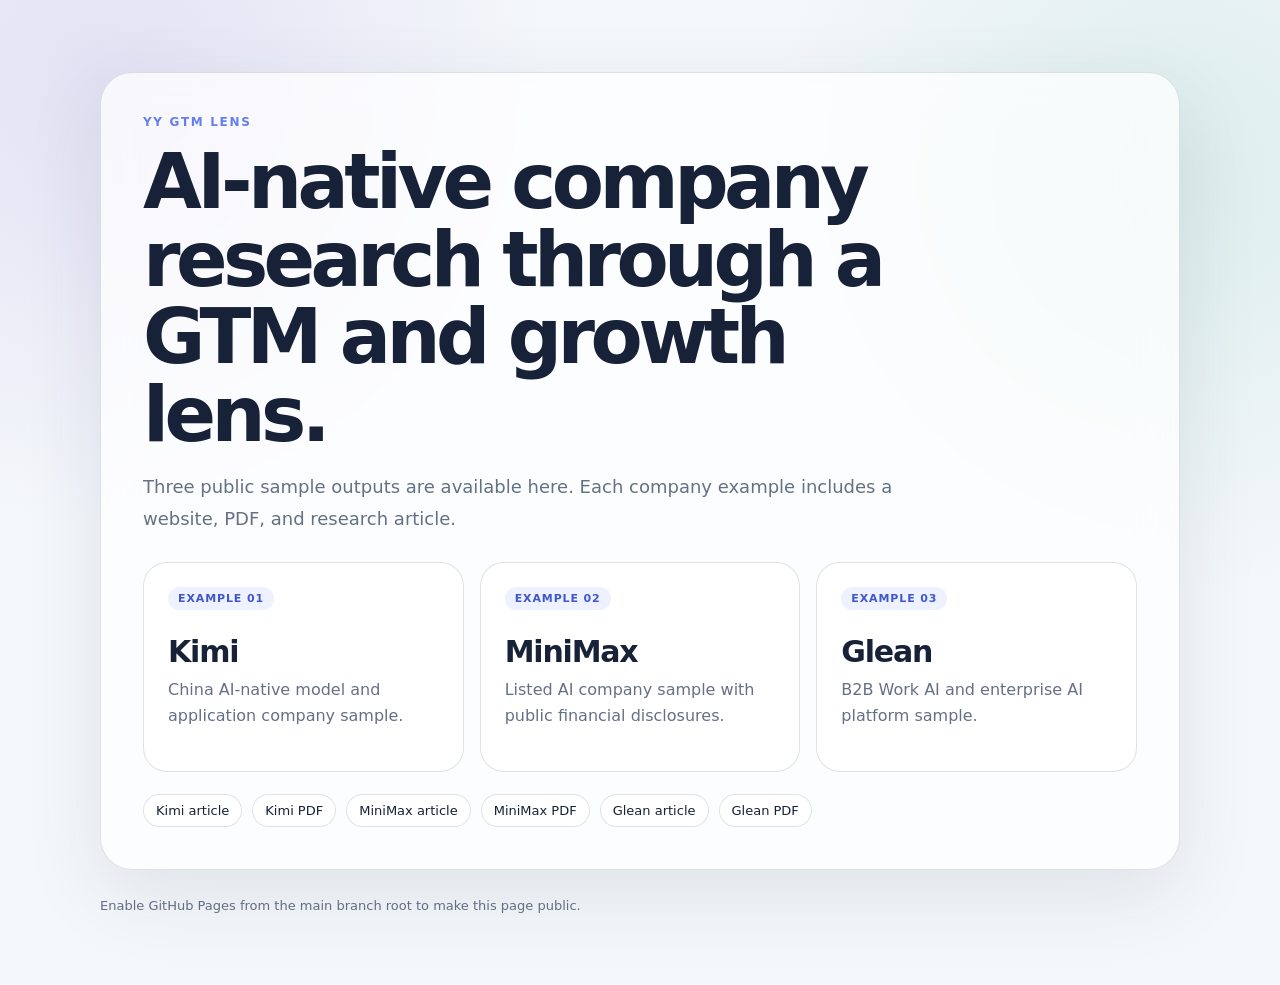
<file: index.html>
<!doctype html>
<html lang="en">
<head>
  <meta charset="utf-8">
  <meta name="viewport" content="width=device-width, initial-scale=1">
  <title>YY GTM Lens Examples</title>
  <style>
    :root {
      color-scheme: light;
      --ink: #172137;
      --muted: #667085;
      --line: rgba(40, 55, 80, .14);
      --paper: #f4f7fb;
      --blue: #657ef0;
      --mint: #60b99f;
      --violet: #8b70cf;
    }
    * { box-sizing: border-box; }
    body {
      margin: 0;
      min-height: 100vh;
      color: var(--ink);
      background:
        radial-gradient(circle at 8% 8%, rgba(139,112,207,.16), transparent 28rem),
        radial-gradient(circle at 92% 18%, rgba(96,185,159,.16), transparent 26rem),
        var(--paper);
      font-family: Inter, ui-sans-serif, system-ui, -apple-system, BlinkMacSystemFont, "PingFang SC", "Microsoft YaHei", sans-serif;
    }
    main {
      width: min(1080px, calc(100% - 40px));
      margin: 0 auto;
      padding: 72px 0;
    }
    .hero {
      padding: 42px;
      border: 1px solid var(--line);
      border-radius: 32px;
      background: rgba(255,255,255,.72);
      box-shadow: 0 24px 80px rgba(40, 55, 80, .10);
      backdrop-filter: blur(18px);
    }
    .eyebrow {
      margin: 0 0 14px;
      color: var(--blue);
      font-size: 12px;
      font-weight: 800;
      letter-spacing: .14em;
      text-transform: uppercase;
    }
    h1 {
      margin: 0;
      max-width: 760px;
      font-size: clamp(42px, 7vw, 76px);
      line-height: 1.02;
      letter-spacing: -.06em;
    }
    .sub {
      max-width: 760px;
      margin: 18px 0 0;
      color: var(--muted);
      font-size: 18px;
      line-height: 1.75;
    }
    .grid {
      display: grid;
      grid-template-columns: repeat(3, 1fr);
      gap: 16px;
      margin-top: 28px;
    }
    a.card {
      display: block;
      min-height: 210px;
      padding: 24px;
      border: 1px solid var(--line);
      border-radius: 24px;
      background: rgba(255,255,255,.82);
      color: inherit;
      text-decoration: none;
      transition: transform .18s ease, box-shadow .18s ease;
    }
    a.card:hover {
      transform: translateY(-4px);
      box-shadow: 0 20px 60px rgba(40, 55, 80, .12);
    }
    .card small {
      display: inline-block;
      padding: 5px 10px;
      border-radius: 999px;
      background: #eef1ff;
      color: #4057c9;
      font-size: 11px;
      font-weight: 800;
      letter-spacing: .08em;
      text-transform: uppercase;
    }
    .card h2 {
      margin: 24px 0 8px;
      font-size: 30px;
      letter-spacing: -.04em;
    }
    .card p {
      margin: 0;
      color: var(--muted);
      line-height: 1.65;
    }
    .links {
      display: flex;
      flex-wrap: wrap;
      gap: 10px;
      margin-top: 22px;
    }
    .links a {
      padding: 8px 12px;
      border: 1px solid var(--line);
      border-radius: 999px;
      background: white;
      color: var(--ink);
      text-decoration: none;
      font-size: 13px;
    }
    footer {
      margin-top: 28px;
      color: var(--muted);
      font-size: 13px;
    }
    @media (max-width: 820px) {
      main { width: min(100% - 24px, 1080px); padding: 28px 0; }
      .hero { padding: 26px; border-radius: 24px; }
      .grid { grid-template-columns: 1fr; }
    }
  </style>
</head>
<body>
  <main>
    <section class="hero">
      <p class="eyebrow">YY GTM Lens</p>
      <h1>AI-native company research through a GTM and growth lens.</h1>
      <p class="sub">Three public sample outputs are available here. Each company example includes a website, PDF, and research article.</p>
      <div class="grid">
        <a class="card" href="./examples/kimi/website/">
          <small>Example 01</small>
          <h2>Kimi</h2>
          <p>China AI-native model and application company sample.</p>
        </a>
        <a class="card" href="./examples/minimax/website/">
          <small>Example 02</small>
          <h2>MiniMax</h2>
          <p>Listed AI company sample with public financial disclosures.</p>
        </a>
        <a class="card" href="./examples/glean/website/">
          <small>Example 03</small>
          <h2>Glean</h2>
          <p>B2B Work AI and enterprise AI platform sample.</p>
        </a>
      </div>
      <div class="links">
        <a href="./examples/kimi/article.md">Kimi article</a>
        <a href="./examples/kimi/report.pdf">Kimi PDF</a>
        <a href="./examples/minimax/article.md">MiniMax article</a>
        <a href="./examples/minimax/report.pdf">MiniMax PDF</a>
        <a href="./examples/glean/article.md">Glean article</a>
        <a href="./examples/glean/report.pdf">Glean PDF</a>
      </div>
    </section>
    <footer>Enable GitHub Pages from the main branch root to make this page public.</footer>
  </main>
</body>
</html>
</file>
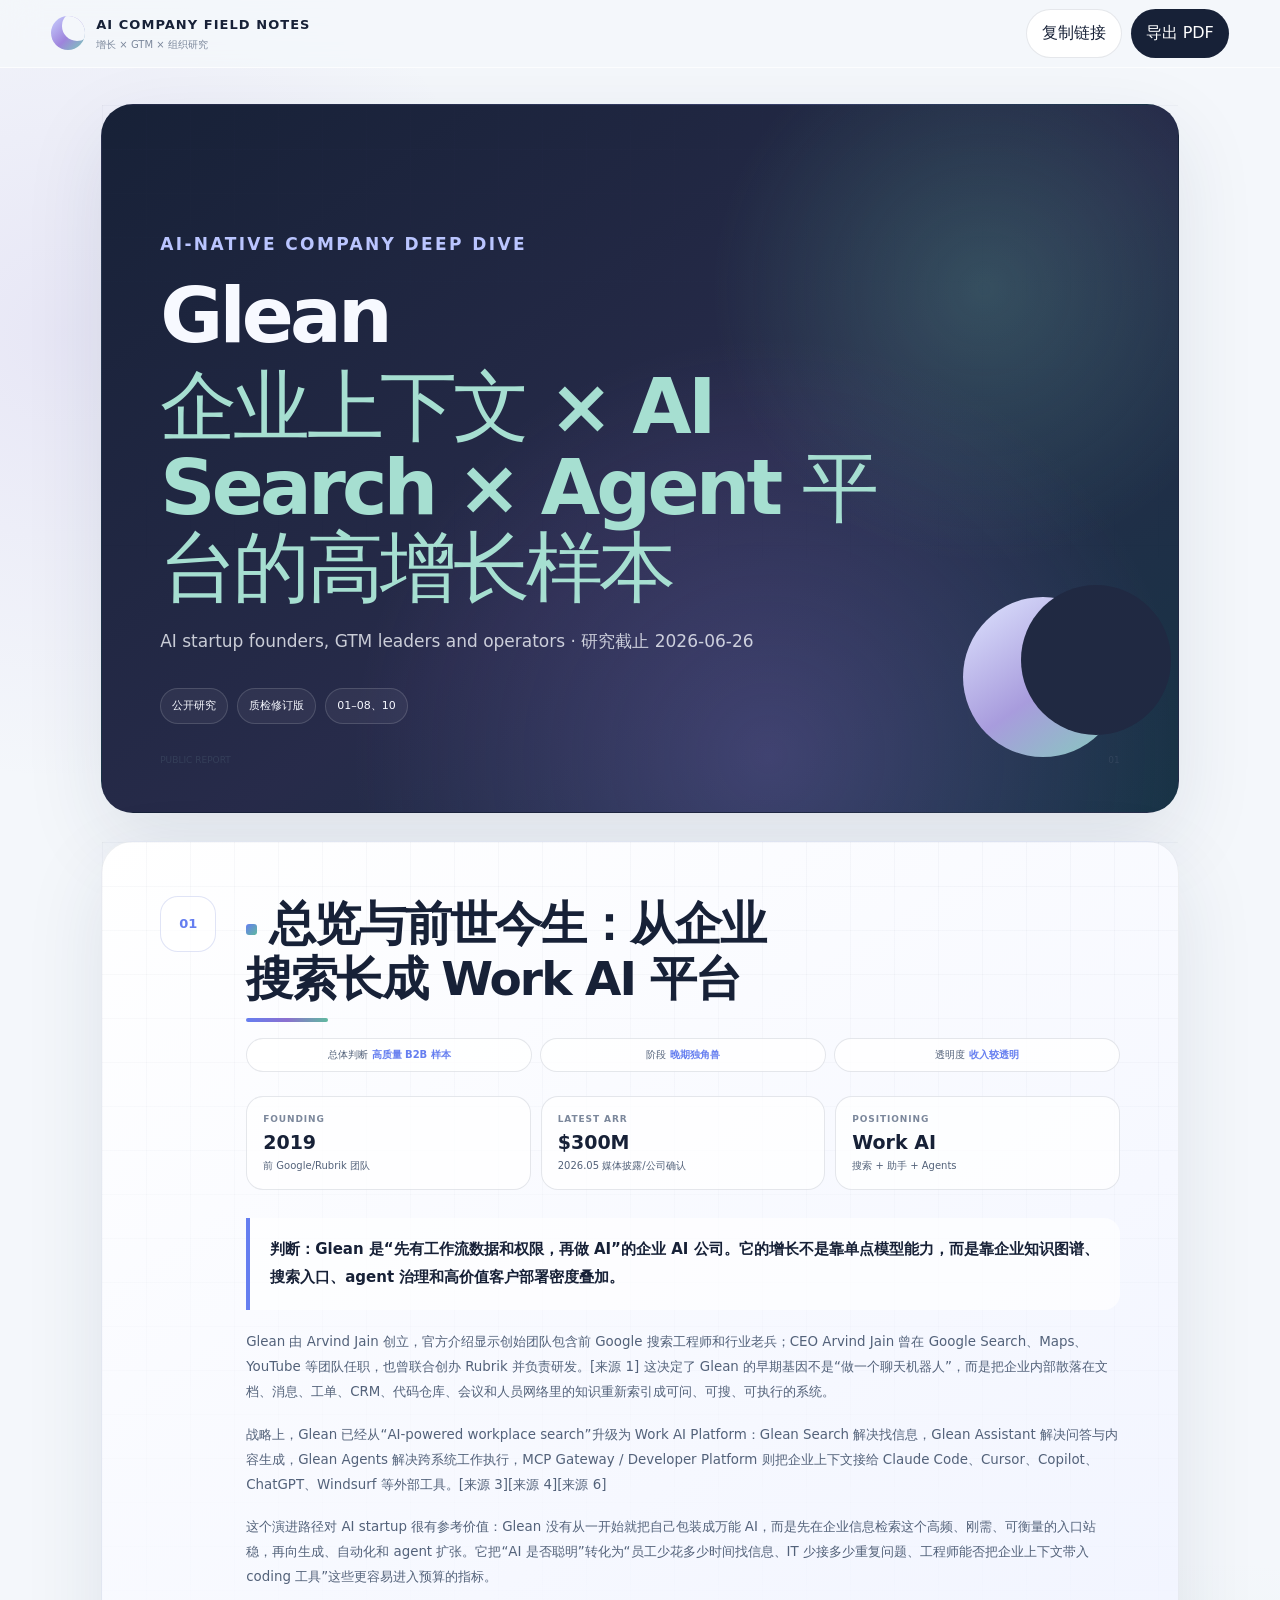
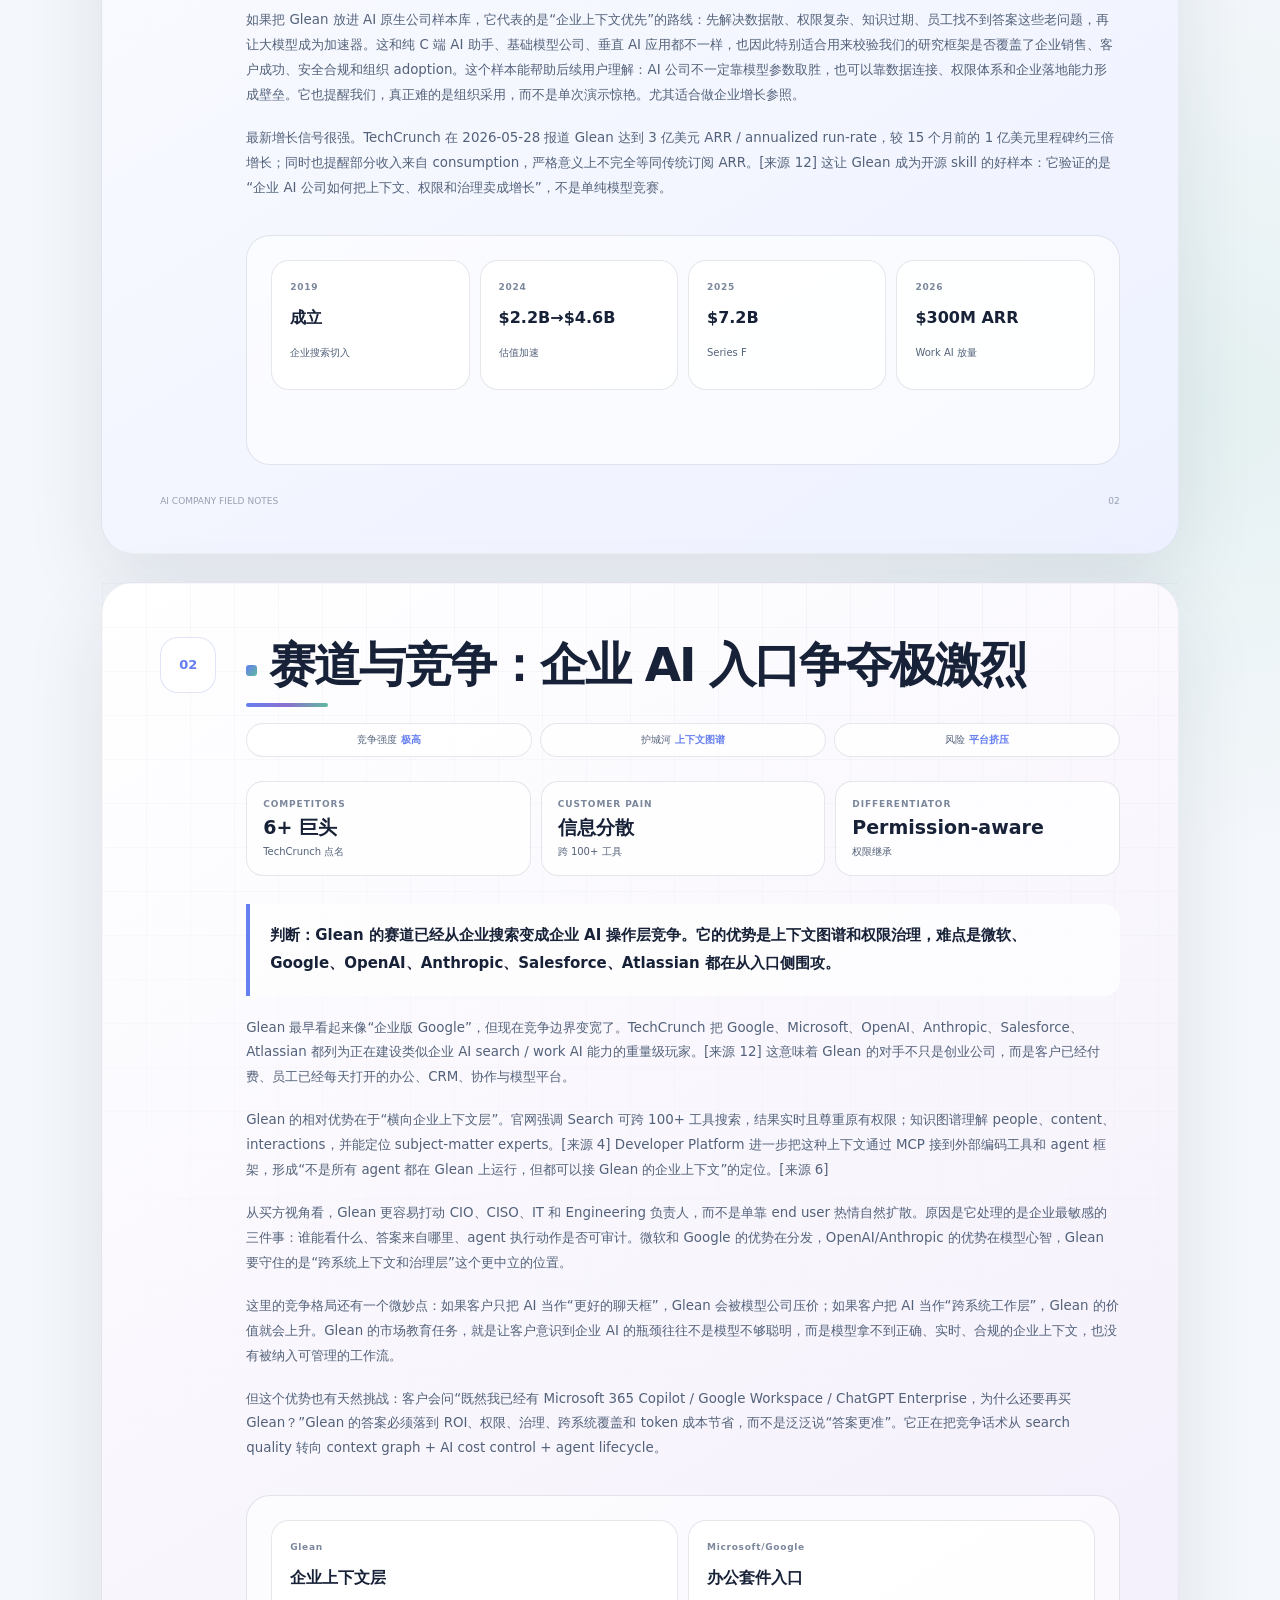
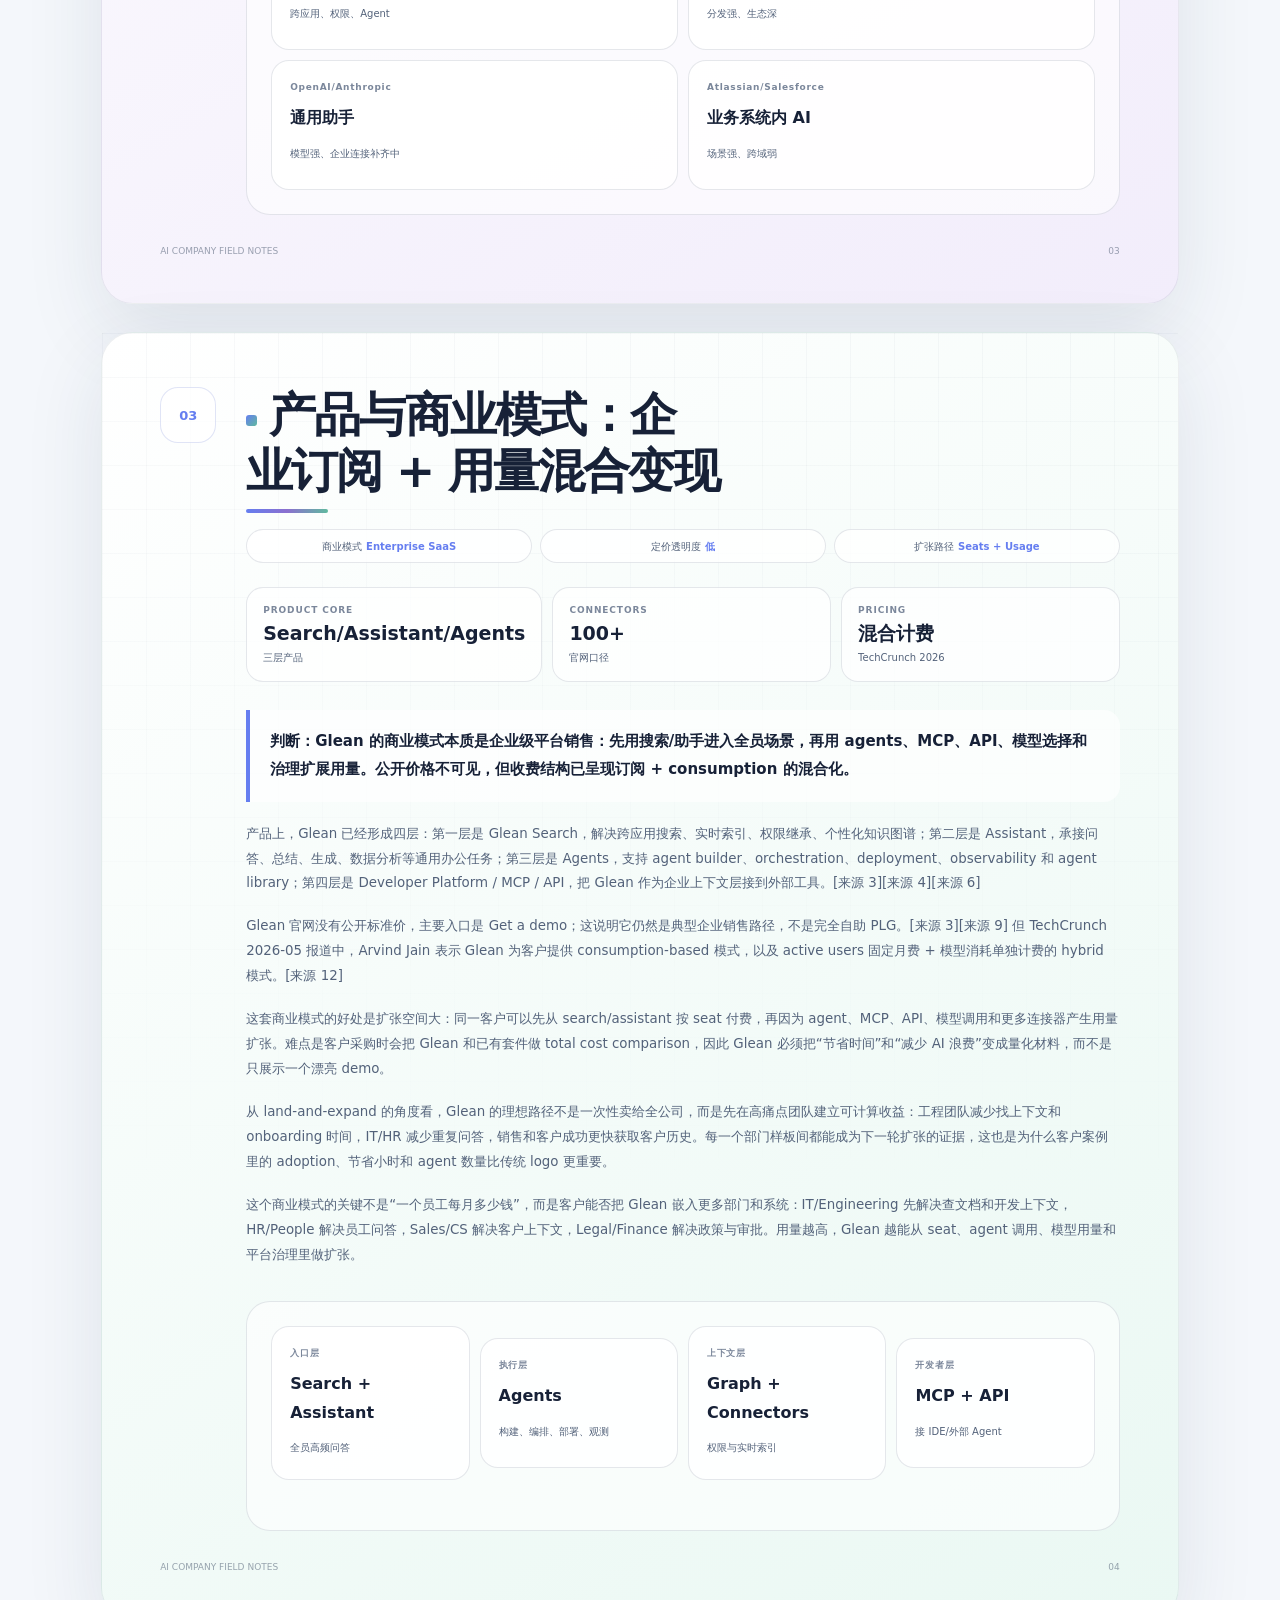
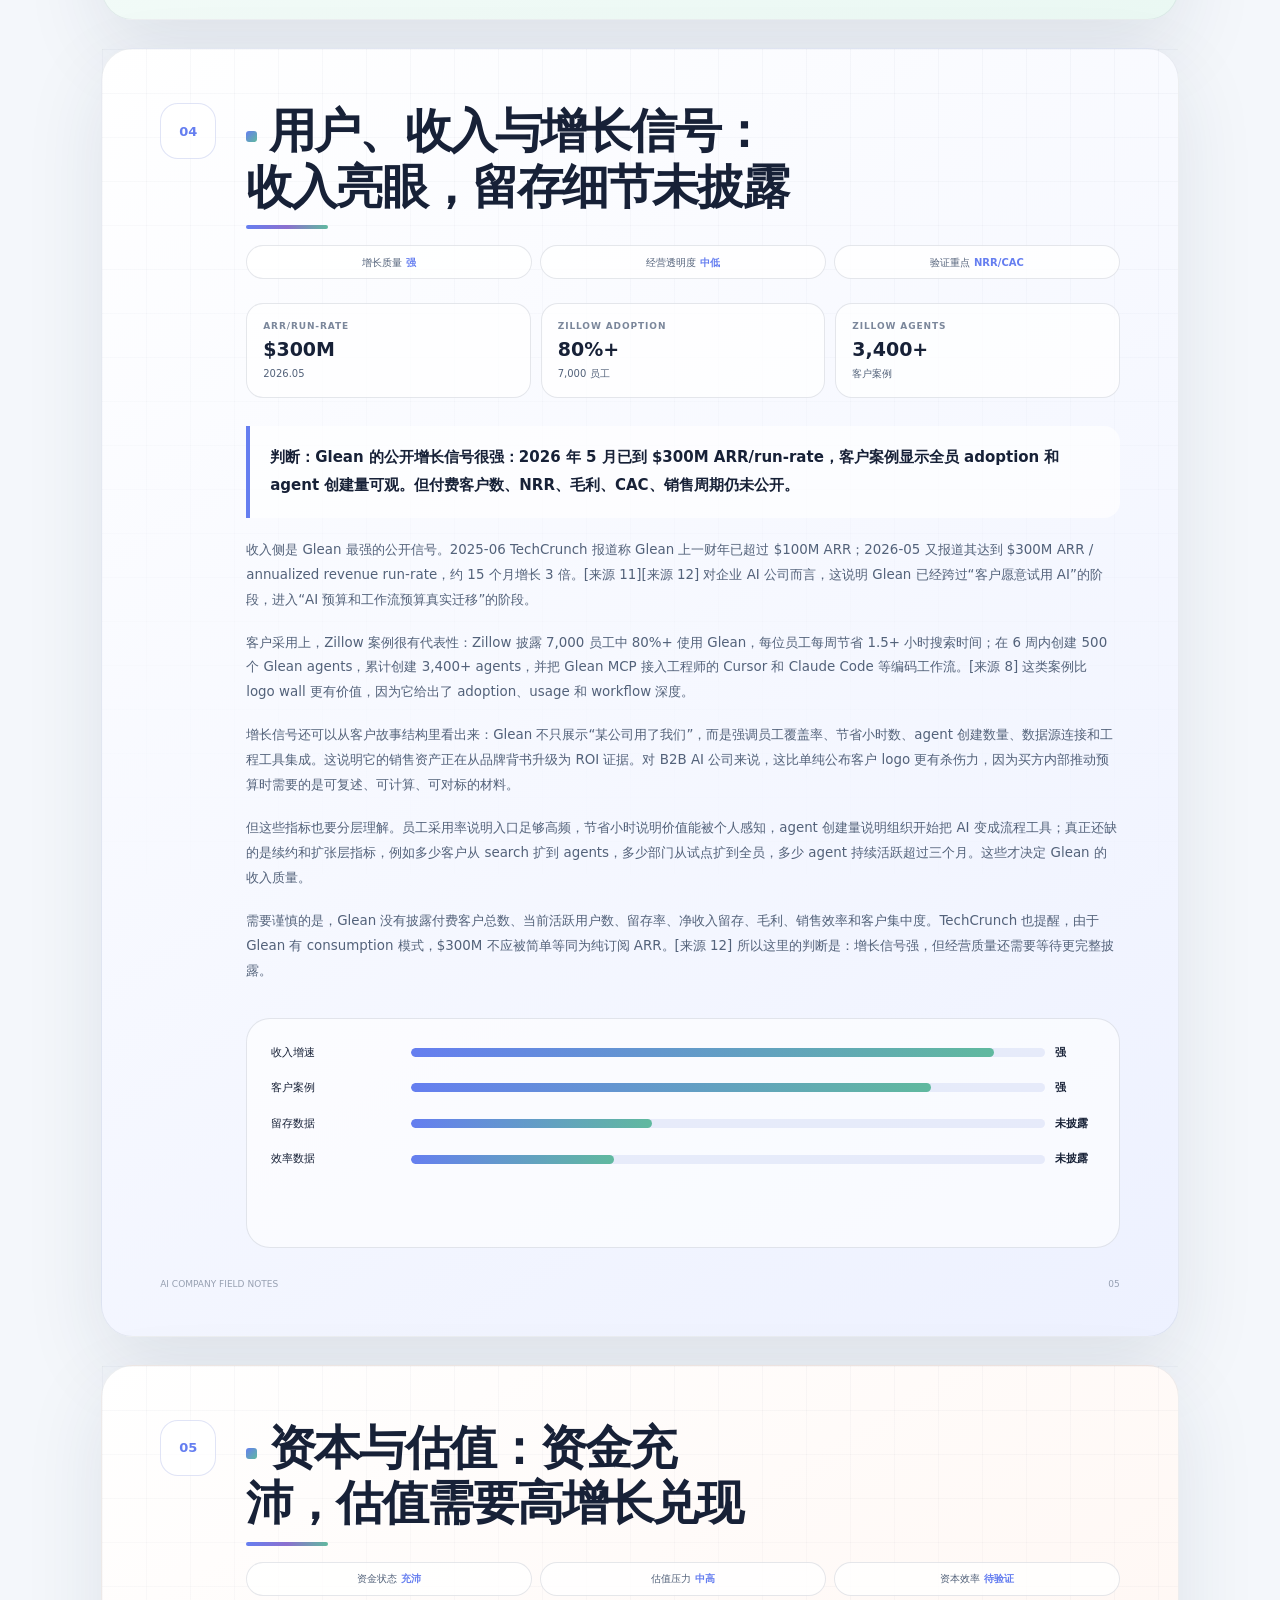
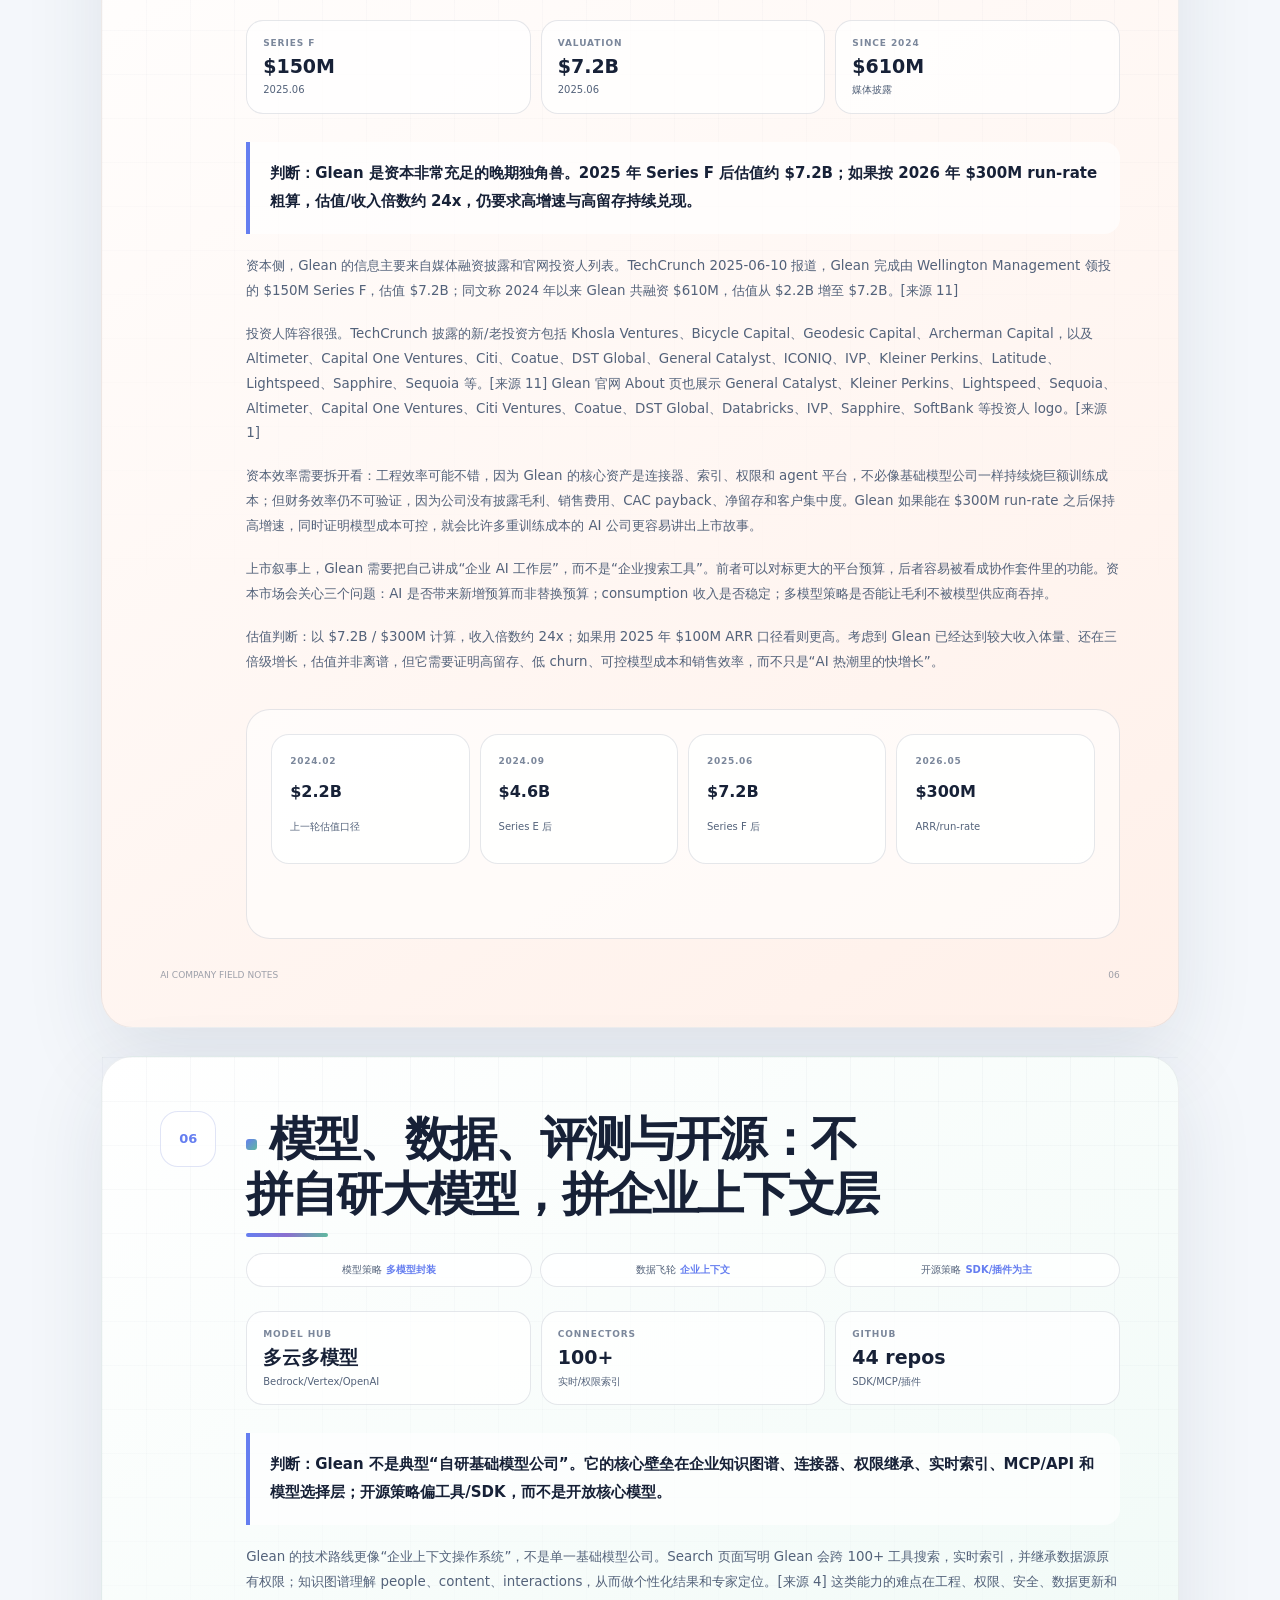
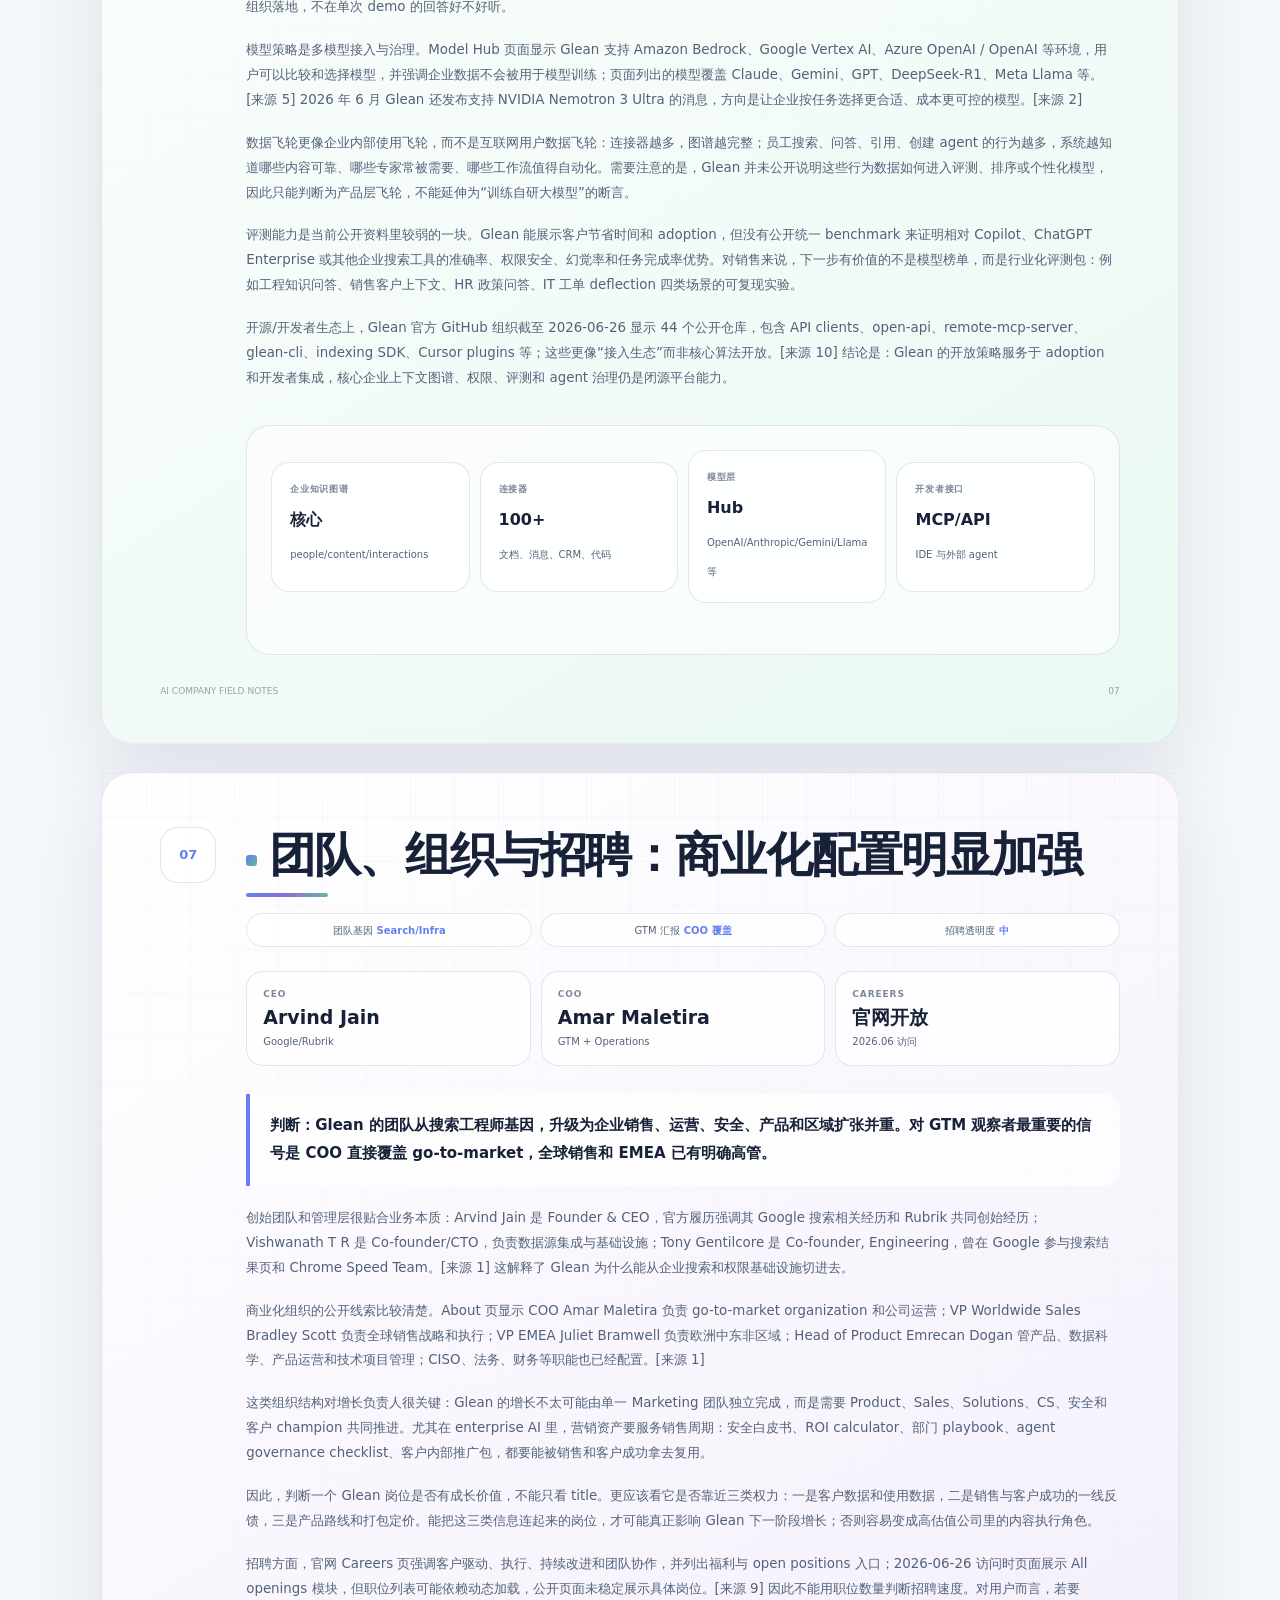
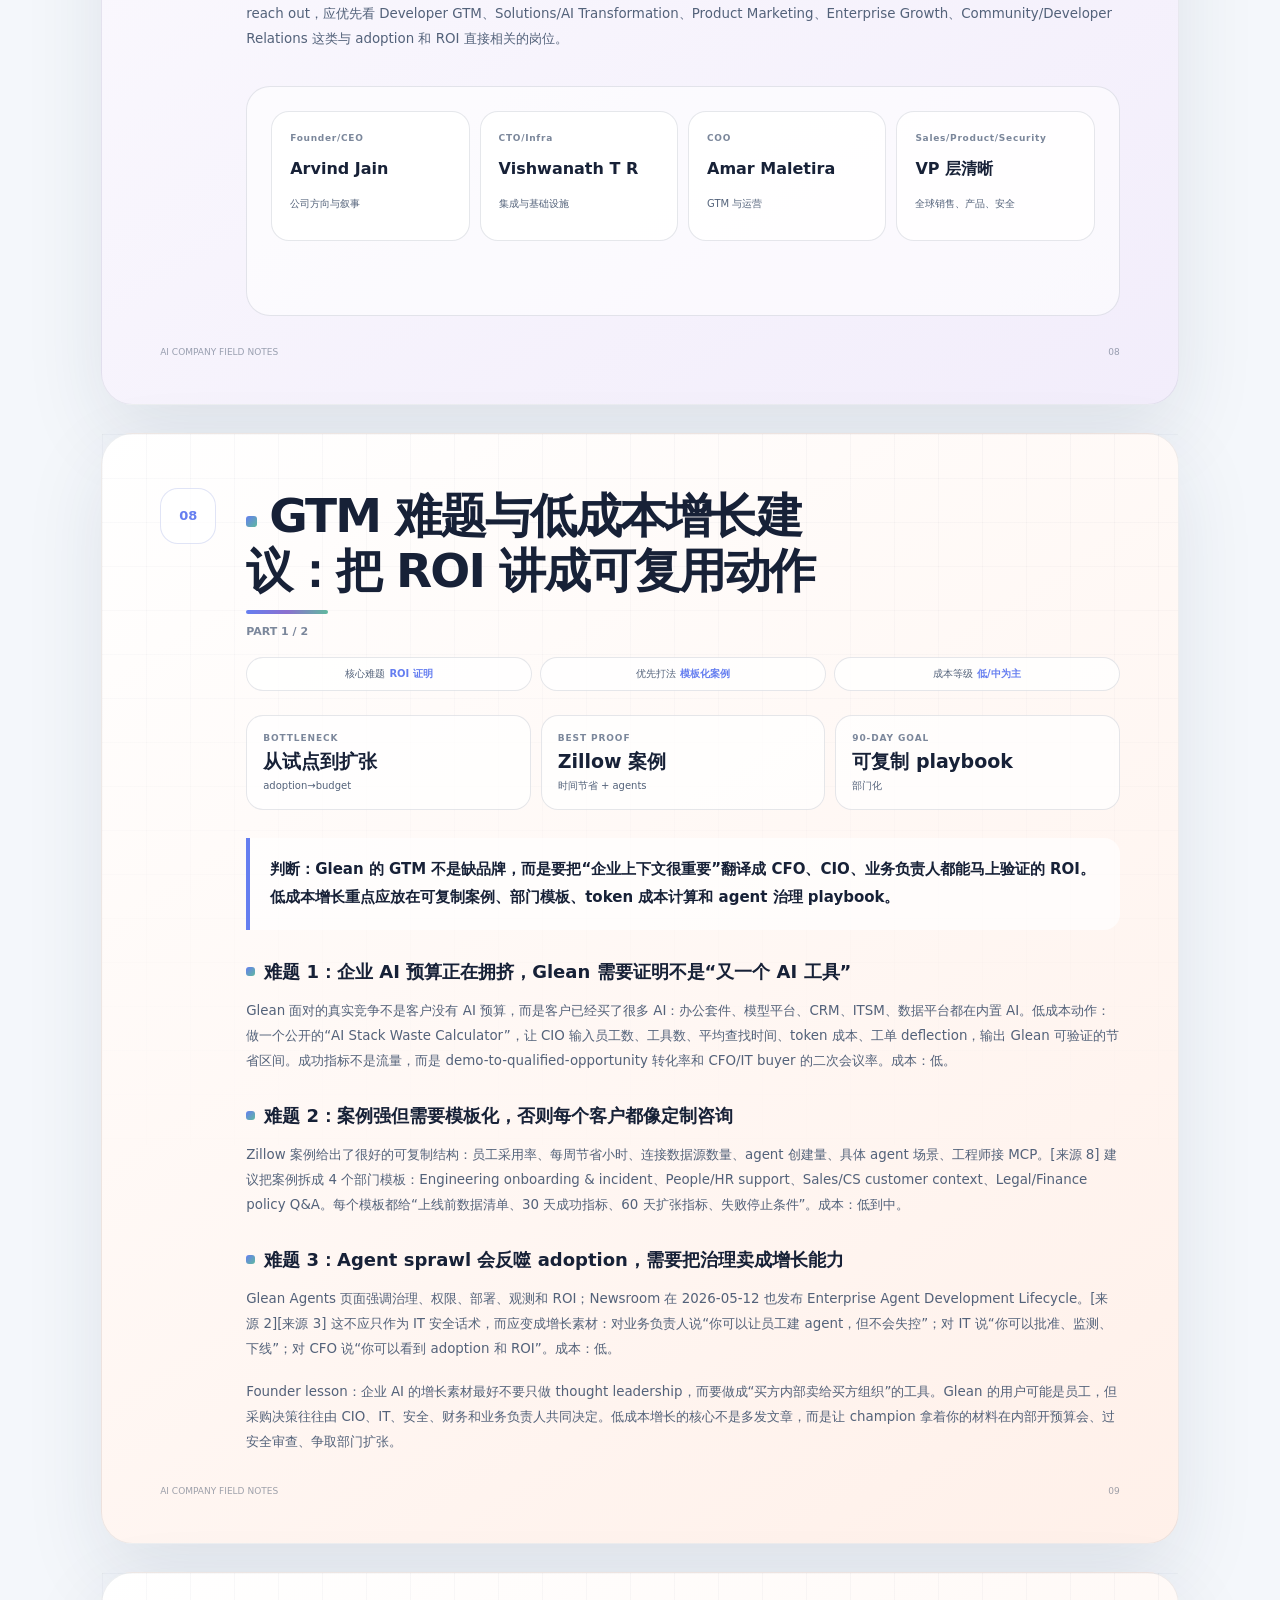
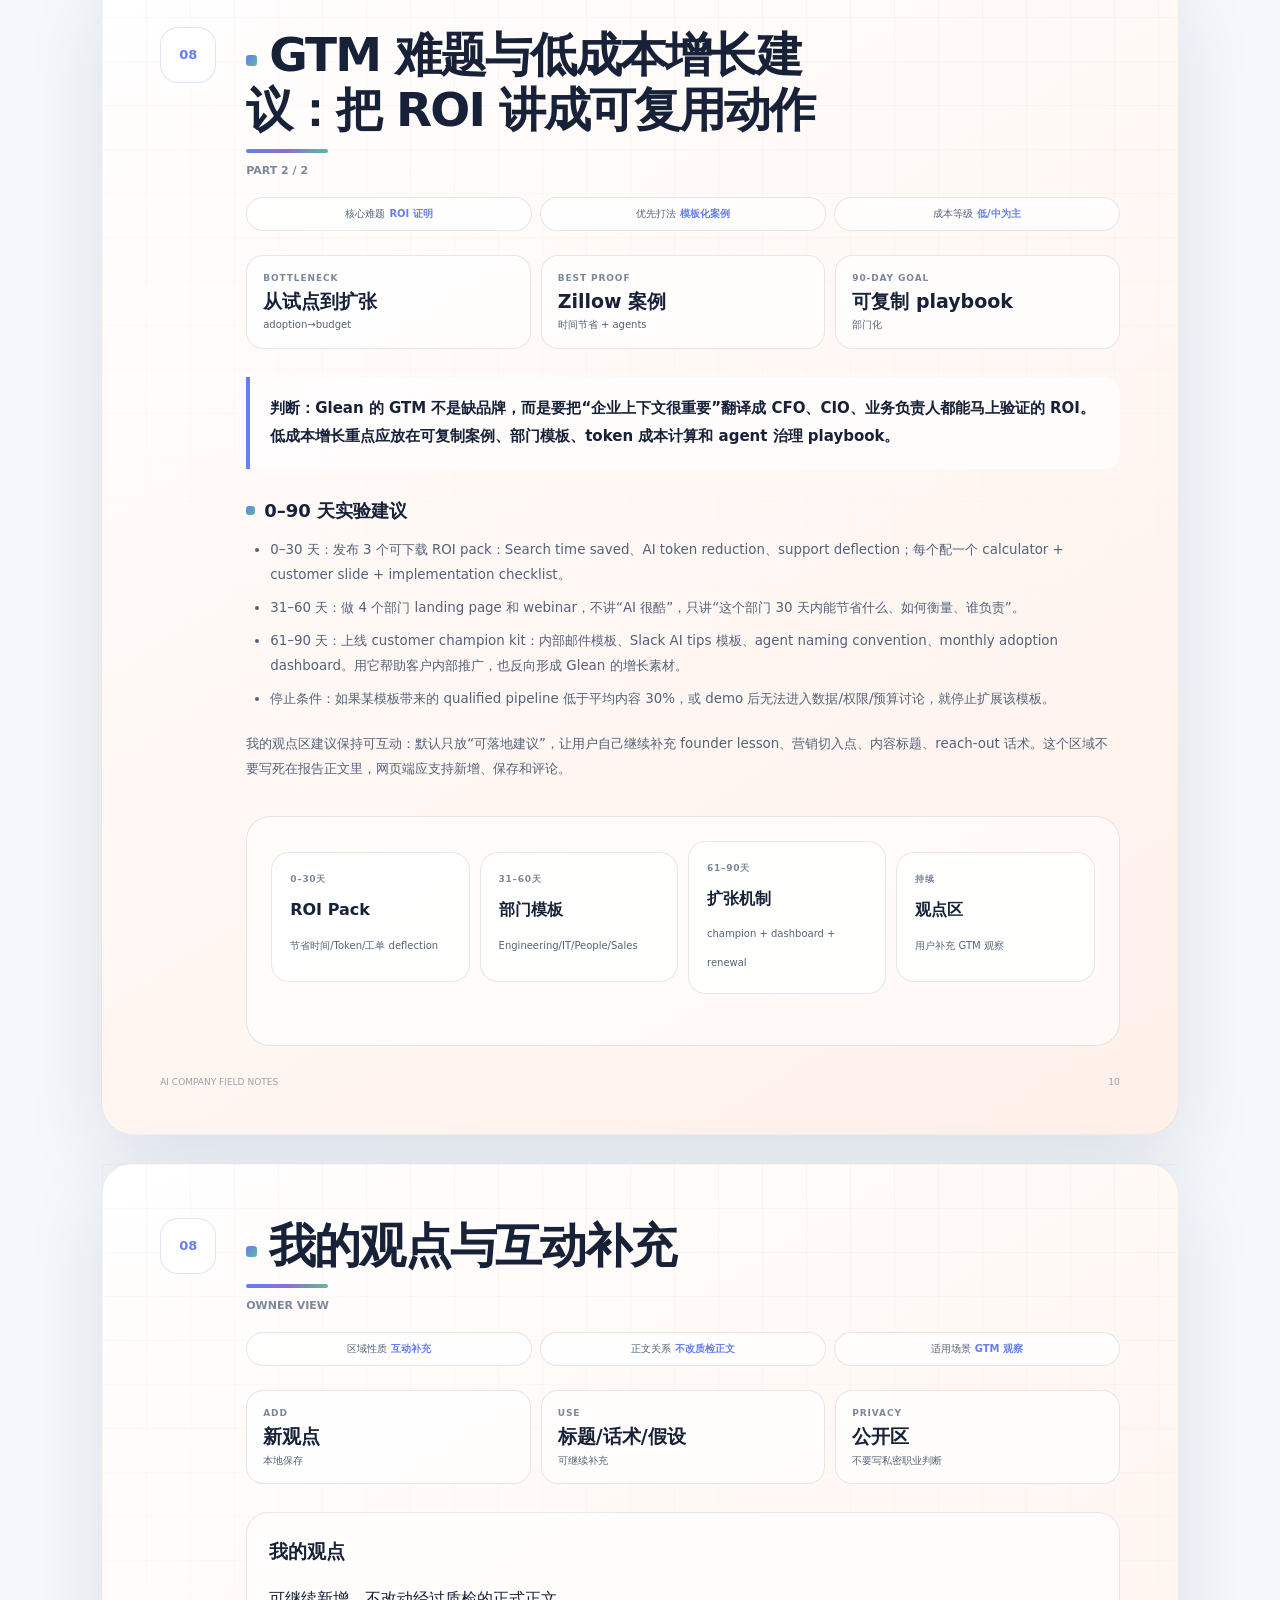
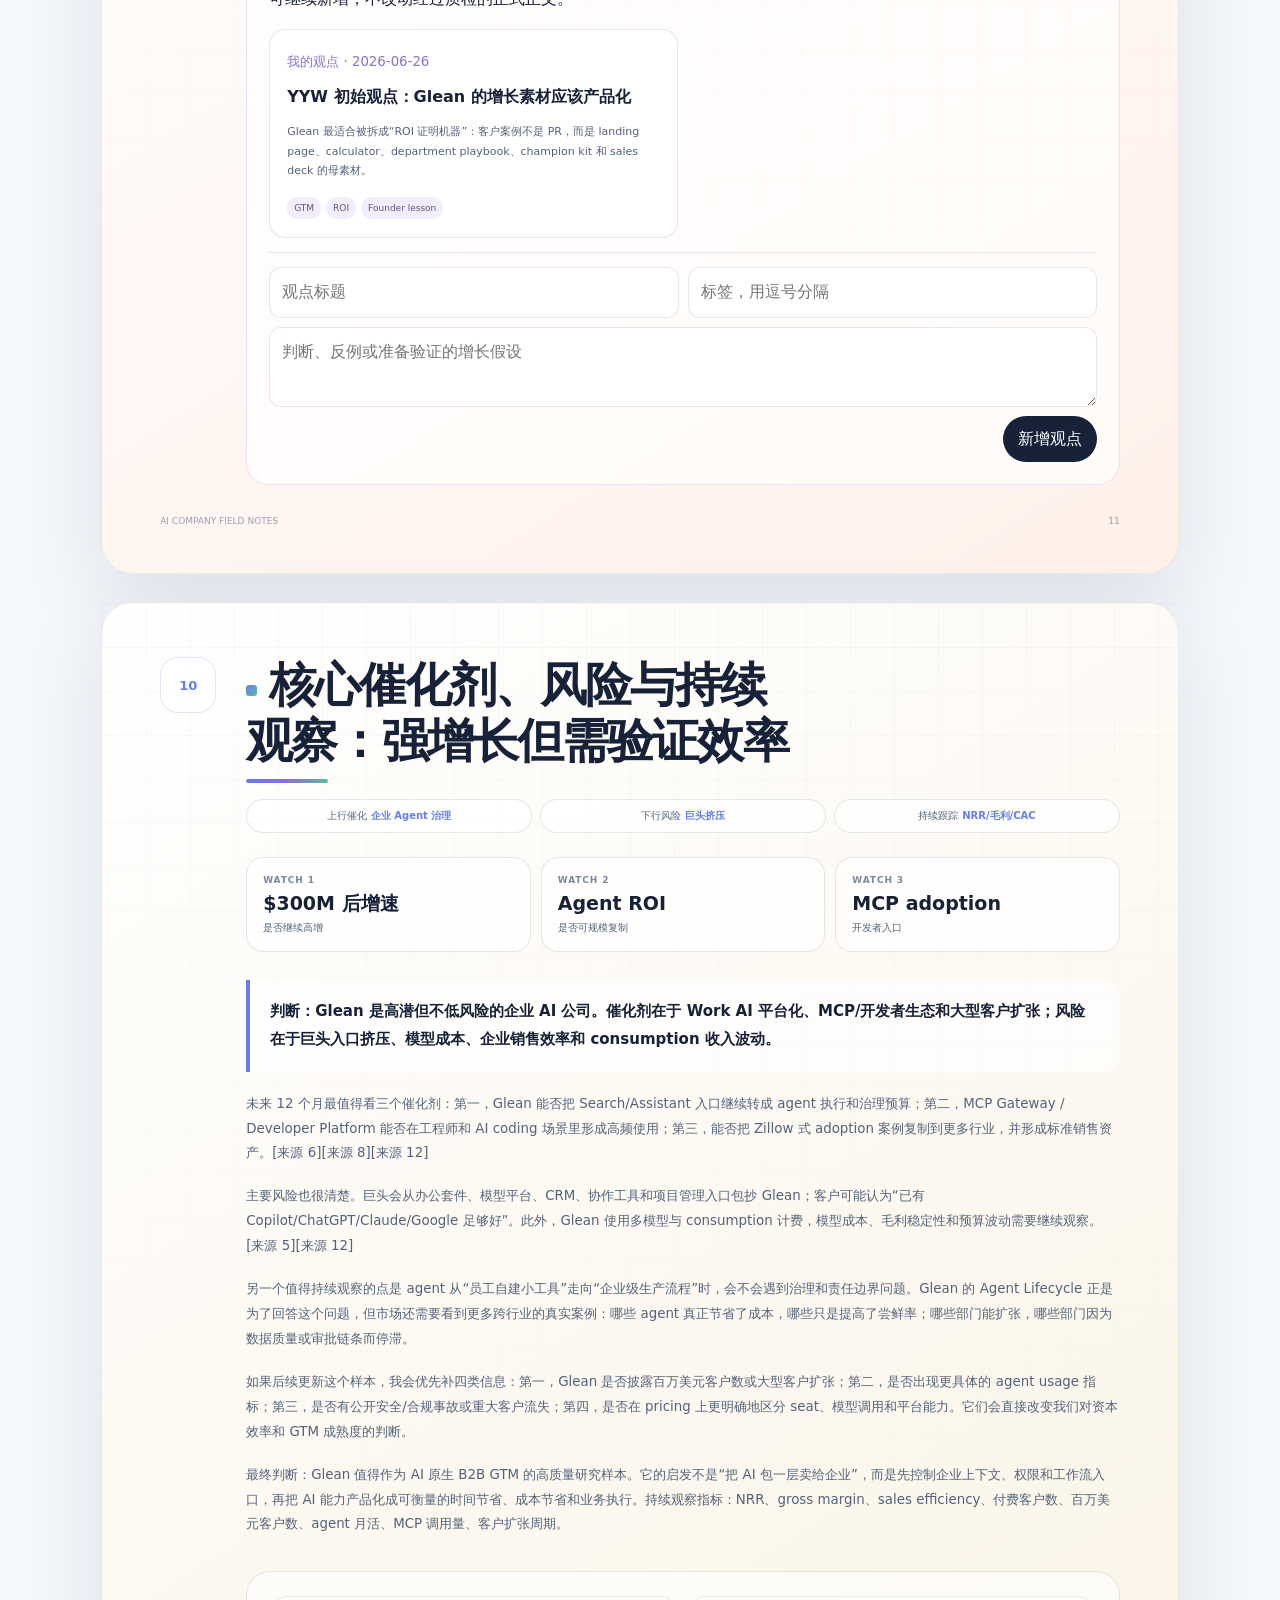
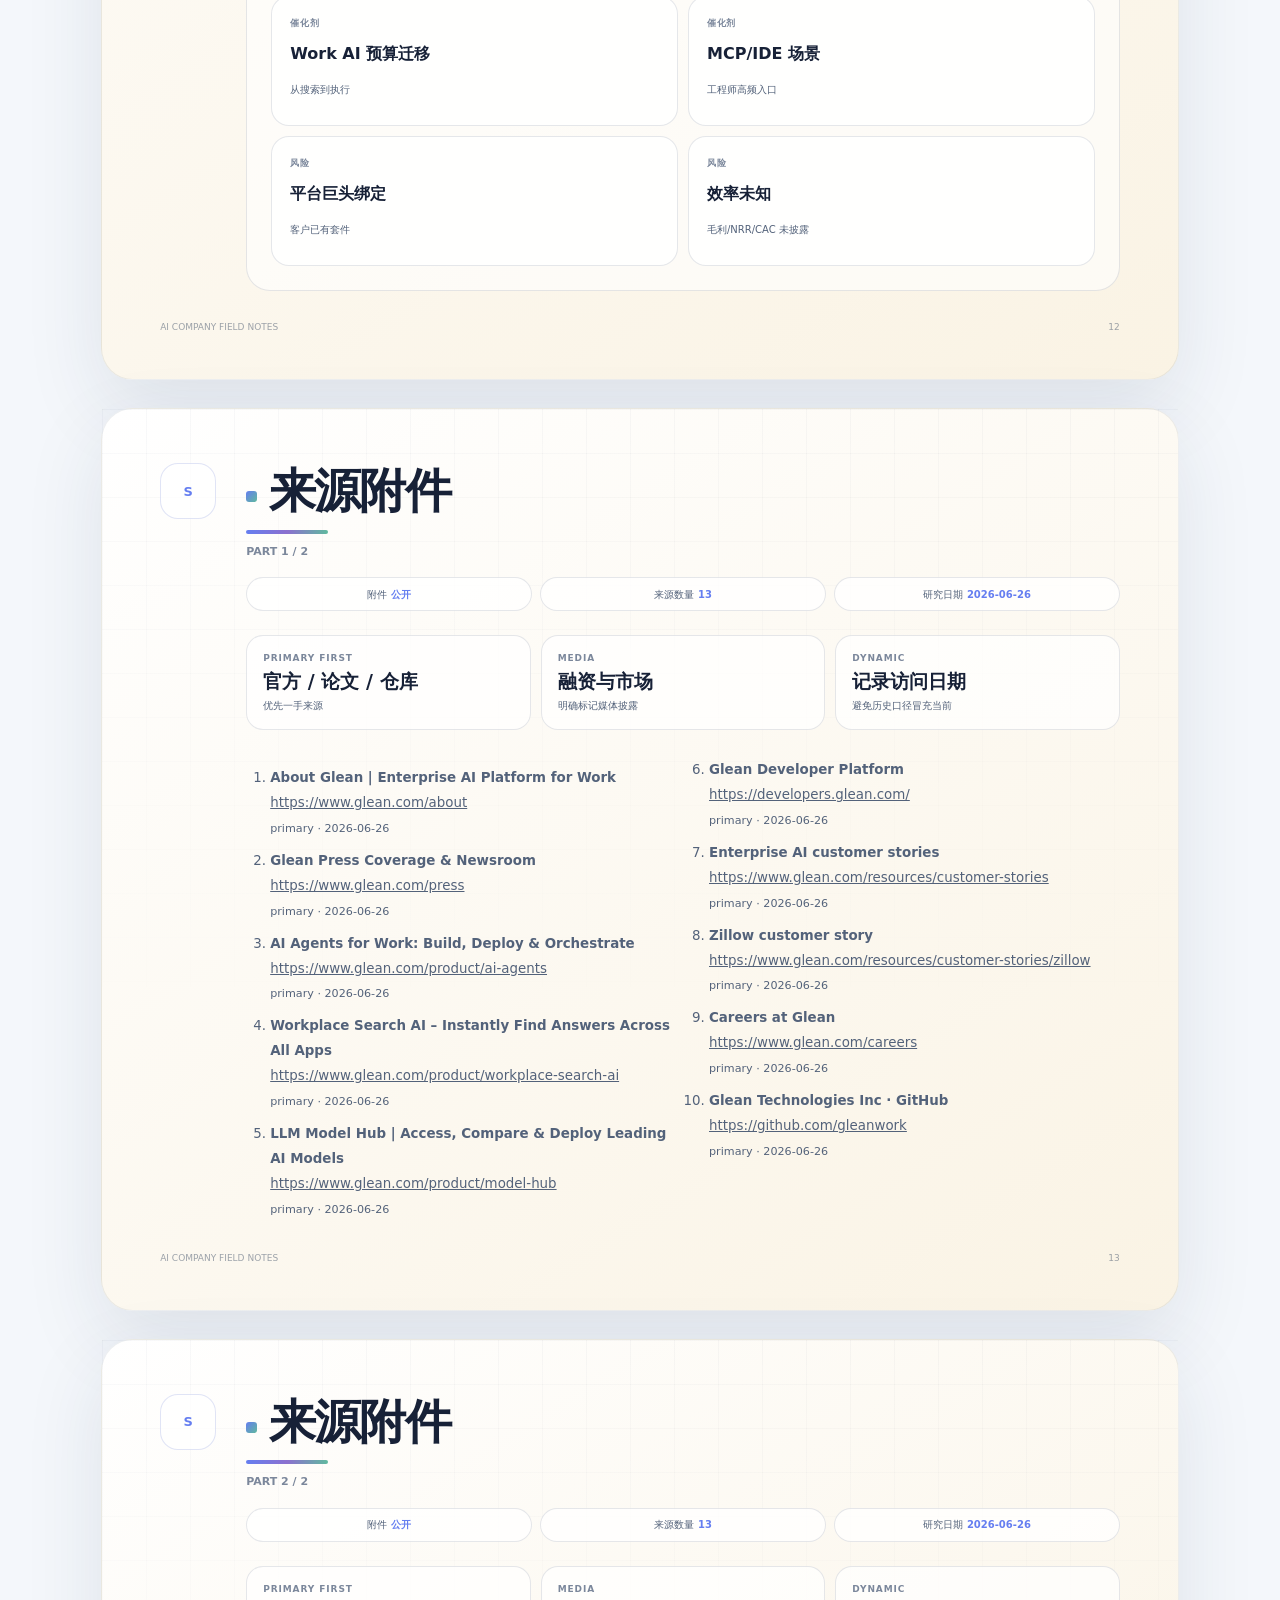
<file: examples/glean/publish/index.html>
<!doctype html><html lang="zh-CN"><head>
      <meta charset="utf-8"><meta name="viewport" content="width=device-width,initial-scale=1">
      <title>Glean 深度研究</title>
      <link rel="stylesheet" href="./styles.css?v=3">
      <link rel="stylesheet" href="./print.css?v=1" media="print">
    </head><body>
      <div class="progress" data-progress></div>
      <header class="topbar"><a class="brand" href="#top"><span class="mark"></span>
        <span><strong>AI COMPANY FIELD NOTES</strong><small>增长 × GTM × 组织研究</small></span></a>
        <div class="actions"><button class="btn" data-share>复制链接</button>
        <button class="btn primary" data-print>导出 PDF</button></div></header>
      <div class="layout"><aside class="nav"><small>CONTENTS</small><a href="#section-01"><span class="n">01</span><span class="label">总览</span></a><a href="#section-02"><span class="n">02</span><span class="label">赛道与竞争</span></a><a href="#section-03"><span class="n">03</span><span class="label">产品与商业</span></a><a href="#section-04"><span class="n">04</span><span class="label">增长信号</span></a><a href="#section-05"><span class="n">05</span><span class="label">资本与估值</span></a><a href="#section-06"><span class="n">06</span><span class="label">模型与数据</span></a><a href="#section-07"><span class="n">07</span><span class="label">团队与招聘</span></a><a href="#section-08"><span class="n">08</span><span class="label">GTM 建议</span></a><a href="#section-10"><span class="n">10</span><span class="label">观察清单</span></a>
        <a href="#sources-1"><span class="n">S</span><span class="label">来源附件</span></a>
        <div class="privacy">第 09 部分已物理分离，不进入公开网页、PDF 或发布包。</div>
      </aside><main class="report">
    <article class="page cover" id="top">
      <div class="cover-copy">
        <p class="eyebrow">AI-NATIVE COMPANY DEEP DIVE</p>
        <h1>Glean<span>企业上下文 × AI Search × Agent 平台的高增长样本</span></h1>
        <p>AI startup founders, GTM leaders and operators · 研究截止 2026-06-26</p>
        <div class="pills">
          <span>公开研究</span>
          <span>质检修订版</span>
          <span>01–08、10</span>
        </div>
      </div>
      <div class="moon"></div>
      <footer class="footer"><span>PUBLIC REPORT</span><span>01</span></footer>
    </article>
    <article class="page blue" id="section-01">
      <header class="head">
        <span class="num">01</span>
        <div class="title-wrap">
          <div class="title-row"><h2>总览与前世今生：从企业搜索长成 Work AI 平台</h2></div>
          <div class="tags"><span class="tag">总体判断 <b>高质量 B2B 样本</b></span><span class="tag">阶段 <b>晚期独角兽</b></span><span class="tag">透明度 <b>收入较透明</b></span></div>
        </div>
      </header>
      <div class="signals"><div class="signal"><small>FOUNDING</small><strong>2019</strong><span>前 Google/Rubrik 团队</span></div><div class="signal"><small>LATEST ARR</small><strong>$300M</strong><span>2026.05 媒体披露/公司确认</span></div><div class="signal"><small>POSITIONING</small><strong>Work AI</strong><span>搜索 + 助手 + Agents</span></div></div>
      <div class="copy"><div class="judgment">判断：Glean 是“先有工作流数据和权限，再做 AI”的企业 AI 公司。它的增长不是靠单点模型能力，而是靠企业知识图谱、搜索入口、agent 治理和高价值客户部署密度叠加。</div><p>Glean 由 Arvind Jain 创立，官方介绍显示创始团队包含前 Google 搜索工程师和行业老兵；CEO Arvind Jain 曾在 Google Search、Maps、YouTube 等团队任职，也曾联合创办 Rubrik 并负责研发。[来源 1] 这决定了 Glean 的早期基因不是“做一个聊天机器人”，而是把企业内部散落在文档、消息、工单、CRM、代码仓库、会议和人员网络里的知识重新索引成可问、可搜、可执行的系统。</p><p>战略上，Glean 已经从“AI-powered workplace search”升级为 Work AI Platform：Glean Search 解决找信息，Glean Assistant 解决问答与内容生成，Glean Agents 解决跨系统工作执行，MCP Gateway / Developer Platform 则把企业上下文接给 Claude Code、Cursor、Copilot、ChatGPT、Windsurf 等外部工具。[来源 3][来源 4][来源 6]</p><p>这个演进路径对 AI startup 很有参考价值：Glean 没有从一开始就把自己包装成万能 AI，而是先在企业信息检索这个高频、刚需、可衡量的入口站稳，再向生成、自动化和 agent 扩张。它把“AI 是否聪明”转化为“员工少花多少时间找信息、IT 少接多少重复问题、工程师能否把企业上下文带入 coding 工具”这些更容易进入预算的指标。</p><p>如果把 Glean 放进 AI 原生公司样本库，它代表的是“企业上下文优先”的路线：先解决数据散、权限复杂、知识过期、员工找不到答案这些老问题，再让大模型成为加速器。这和纯 C 端 AI 助手、基础模型公司、垂直 AI 应用都不一样，也因此特别适合用来校验我们的研究框架是否覆盖了企业销售、客户成功、安全合规和组织 adoption。这个样本能帮助后续用户理解：AI 公司不一定靠模型参数取胜，也可以靠数据连接、权限体系和企业落地能力形成壁垒。它也提醒我们，真正难的是组织采用，而不是单次演示惊艳。尤其适合做企业增长参照。</p><p>最新增长信号很强。TechCrunch 在 2026-05-28 报道 Glean 达到 3 亿美元 ARR / annualized run-rate，较 15 个月前的 1 亿美元里程碑约三倍增长；同时也提醒部分收入来自 consumption，严格意义上不完全等同传统订阅 ARR。[来源 12] 这让 Glean 成为开源 skill 的好样本：它验证的是“企业 AI 公司如何把上下文、权限和治理卖成增长”，不是单纯模型竞赛。</p></div>
      <div class="visual"><div class="visual-grid" style="--cols:4"><div class="v-card"><small>2019</small><strong>成立</strong><span>企业搜索切入</span></div><div class="v-card"><small>2024</small><strong>$2.2B→$4.6B</strong><span>估值加速</span></div><div class="v-card"><small>2025</small><strong>$7.2B</strong><span>Series F</span></div><div class="v-card"><small>2026</small><strong>$300M ARR</strong><span>Work AI 放量</span></div></div></div>
      <footer class="footer"><span>AI COMPANY FIELD NOTES</span><span>02</span></footer>
    </article>
    <article class="page violet" id="section-02">
      <header class="head">
        <span class="num">02</span>
        <div class="title-wrap">
          <div class="title-row"><h2>赛道与竞争：企业 AI 入口争夺极激烈</h2></div>
          <div class="tags"><span class="tag">竞争强度 <b>极高</b></span><span class="tag">护城河 <b>上下文图谱</b></span><span class="tag">风险 <b>平台挤压</b></span></div>
        </div>
      </header>
      <div class="signals"><div class="signal"><small>COMPETITORS</small><strong>6+ 巨头</strong><span>TechCrunch 点名</span></div><div class="signal"><small>CUSTOMER PAIN</small><strong>信息分散</strong><span>跨 100+ 工具</span></div><div class="signal"><small>DIFFERENTIATOR</small><strong>Permission-aware</strong><span>权限继承</span></div></div>
      <div class="copy"><div class="judgment">判断：Glean 的赛道已经从企业搜索变成企业 AI 操作层竞争。它的优势是上下文图谱和权限治理，难点是微软、Google、OpenAI、Anthropic、Salesforce、Atlassian 都在从入口侧围攻。</div><p>Glean 最早看起来像“企业版 Google”，但现在竞争边界变宽了。TechCrunch 把 Google、Microsoft、OpenAI、Anthropic、Salesforce、Atlassian 都列为正在建设类似企业 AI search / work AI 能力的重量级玩家。[来源 12] 这意味着 Glean 的对手不只是创业公司，而是客户已经付费、员工已经每天打开的办公、CRM、协作与模型平台。</p><p>Glean 的相对优势在于“横向企业上下文层”。官网强调 Search 可跨 100+ 工具搜索，结果实时且尊重原有权限；知识图谱理解 people、content、interactions，并能定位 subject-matter experts。[来源 4] Developer Platform 进一步把这种上下文通过 MCP 接到外部编码工具和 agent 框架，形成“不是所有 agent 都在 Glean 上运行，但都可以接 Glean 的企业上下文”的定位。[来源 6]</p><p>从买方视角看，Glean 更容易打动 CIO、CISO、IT 和 Engineering 负责人，而不是单靠 end user 热情自然扩散。原因是它处理的是企业最敏感的三件事：谁能看什么、答案来自哪里、agent 执行动作是否可审计。微软和 Google 的优势在分发，OpenAI/Anthropic 的优势在模型心智，Glean 要守住的是“跨系统上下文和治理层”这个更中立的位置。</p><p>这里的竞争格局还有一个微妙点：如果客户只把 AI 当作“更好的聊天框”，Glean 会被模型公司压价；如果客户把 AI 当作“跨系统工作层”，Glean 的价值就会上升。Glean 的市场教育任务，就是让客户意识到企业 AI 的瓶颈往往不是模型不够聪明，而是模型拿不到正确、实时、合规的企业上下文，也没有被纳入可管理的工作流。</p><p>但这个优势也有天然挑战：客户会问“既然我已经有 Microsoft 365 Copilot / Google Workspace / ChatGPT Enterprise，为什么还要再买 Glean？”Glean 的答案必须落到 ROI、权限、治理、跨系统覆盖和 token 成本节省，而不是泛泛说“答案更准”。它正在把竞争话术从 search quality 转向 context graph + AI cost control + agent lifecycle。</p></div>
      <div class="visual"><div class="visual-grid" style="--cols:2"><div class="v-card"><small>Glean</small><strong>企业上下文层</strong><span>跨应用、权限、Agent</span></div><div class="v-card"><small>Microsoft/Google</small><strong>办公套件入口</strong><span>分发强、生态深</span></div><div class="v-card"><small>OpenAI/Anthropic</small><strong>通用助手</strong><span>模型强、企业连接补齐中</span></div><div class="v-card"><small>Atlassian/Salesforce</small><strong>业务系统内 AI</strong><span>场景强、跨域弱</span></div></div></div>
      <footer class="footer"><span>AI COMPANY FIELD NOTES</span><span>03</span></footer>
    </article>
    <article class="page mint" id="section-03">
      <header class="head">
        <span class="num">03</span>
        <div class="title-wrap">
          <div class="title-row"><h2>产品与商业模式：企业订阅 + 用量混合变现</h2></div>
          <div class="tags"><span class="tag">商业模式 <b>Enterprise SaaS</b></span><span class="tag">定价透明度 <b>低</b></span><span class="tag">扩张路径 <b>Seats + Usage</b></span></div>
        </div>
      </header>
      <div class="signals"><div class="signal"><small>PRODUCT CORE</small><strong>Search/Assistant/Agents</strong><span>三层产品</span></div><div class="signal"><small>CONNECTORS</small><strong>100+</strong><span>官网口径</span></div><div class="signal"><small>PRICING</small><strong>混合计费</strong><span>TechCrunch 2026</span></div></div>
      <div class="copy"><div class="judgment">判断：Glean 的商业模式本质是企业级平台销售：先用搜索/助手进入全员场景，再用 agents、MCP、API、模型选择和治理扩展用量。公开价格不可见，但收费结构已呈现订阅 + consumption 的混合化。</div><p>产品上，Glean 已经形成四层：第一层是 Glean Search，解决跨应用搜索、实时索引、权限继承、个性化知识图谱；第二层是 Assistant，承接问答、总结、生成、数据分析等通用办公任务；第三层是 Agents，支持 agent builder、orchestration、deployment、observability 和 agent library；第四层是 Developer Platform / MCP / API，把 Glean 作为企业上下文层接到外部工具。[来源 3][来源 4][来源 6]</p><p>Glean 官网没有公开标准价，主要入口是 Get a demo；这说明它仍然是典型企业销售路径，不是完全自助 PLG。[来源 3][来源 9] 但 TechCrunch 2026-05 报道中，Arvind Jain 表示 Glean 为客户提供 consumption-based 模式，以及 active users 固定月费 + 模型消耗单独计费的 hybrid 模式。[来源 12]</p><p>这套商业模式的好处是扩张空间大：同一客户可以先从 search/assistant 按 seat 付费，再因为 agent、MCP、API、模型调用和更多连接器产生用量扩张。难点是客户采购时会把 Glean 和已有套件做 total cost comparison，因此 Glean 必须把“节省时间”和“减少 AI 浪费”变成量化材料，而不是只展示一个漂亮 demo。</p><p>从 land-and-expand 的角度看，Glean 的理想路径不是一次性卖给全公司，而是先在高痛点团队建立可计算收益：工程团队减少找上下文和 onboarding 时间，IT/HR 减少重复问答，销售和客户成功更快获取客户历史。每一个部门样板间都能成为下一轮扩张的证据，这也是为什么客户案例里的 adoption、节省小时和 agent 数量比传统 logo 更重要。</p><p>这个商业模式的关键不是“一个员工每月多少钱”，而是客户能否把 Glean 嵌入更多部门和系统：IT/Engineering 先解决查文档和开发上下文，HR/People 解决员工问答，Sales/CS 解决客户上下文，Legal/Finance 解决政策与审批。用量越高，Glean 越能从 seat、agent 调用、模型用量和平台治理里做扩张。</p></div>
      <div class="visual"><div class="visual-grid" style="--cols:4"><div class="v-card"><small>入口层</small><strong>Search + Assistant</strong><span>全员高频问答</span></div><div class="v-card"><small>执行层</small><strong>Agents</strong><span>构建、编排、部署、观测</span></div><div class="v-card"><small>上下文层</small><strong>Graph + Connectors</strong><span>权限与实时索引</span></div><div class="v-card"><small>开发者层</small><strong>MCP + API</strong><span>接 IDE/外部 Agent</span></div></div></div>
      <footer class="footer"><span>AI COMPANY FIELD NOTES</span><span>04</span></footer>
    </article>
    <article class="page blue" id="section-04">
      <header class="head">
        <span class="num">04</span>
        <div class="title-wrap">
          <div class="title-row"><h2>用户、收入与增长信号：收入亮眼，留存细节未披露</h2></div>
          <div class="tags"><span class="tag">增长质量 <b>强</b></span><span class="tag">经营透明度 <b>中低</b></span><span class="tag">验证重点 <b>NRR/CAC</b></span></div>
        </div>
      </header>
      <div class="signals"><div class="signal"><small>ARR/RUN-RATE</small><strong>$300M</strong><span>2026.05</span></div><div class="signal"><small>ZILLOW ADOPTION</small><strong>80%+</strong><span>7,000 员工</span></div><div class="signal"><small>ZILLOW AGENTS</small><strong>3,400+</strong><span>客户案例</span></div></div>
      <div class="copy"><div class="judgment">判断：Glean 的公开增长信号很强：2026 年 5 月已到 $300M ARR/run-rate，客户案例显示全员 adoption 和 agent 创建量可观。但付费客户数、NRR、毛利、CAC、销售周期仍未公开。</div><p>收入侧是 Glean 最强的公开信号。2025-06 TechCrunch 报道称 Glean 上一财年已超过 $100M ARR；2026-05 又报道其达到 $300M ARR / annualized revenue run-rate，约 15 个月增长 3 倍。[来源 11][来源 12] 对企业 AI 公司而言，这说明 Glean 已经跨过“客户愿意试用 AI”的阶段，进入“AI 预算和工作流预算真实迁移”的阶段。</p><p>客户采用上，Zillow 案例很有代表性：Zillow 披露 7,000 员工中 80%+ 使用 Glean，每位员工每周节省 1.5+ 小时搜索时间；在 6 周内创建 500 个 Glean agents，累计创建 3,400+ agents，并把 Glean MCP 接入工程师的 Cursor 和 Claude Code 等编码工作流。[来源 8] 这类案例比 logo wall 更有价值，因为它给出了 adoption、usage 和 workflow 深度。</p><p>增长信号还可以从客户故事结构里看出来：Glean 不只展示“某公司用了我们”，而是强调员工覆盖率、节省小时数、agent 创建数量、数据源连接和工程工具集成。这说明它的销售资产正在从品牌背书升级为 ROI 证据。对 B2B AI 公司来说，这比单纯公布客户 logo 更有杀伤力，因为买方内部推动预算时需要的是可复述、可计算、可对标的材料。</p><p>但这些指标也要分层理解。员工采用率说明入口足够高频，节省小时说明价值能被个人感知，agent 创建量说明组织开始把 AI 变成流程工具；真正还缺的是续约和扩张层指标，例如多少客户从 search 扩到 agents，多少部门从试点扩到全员，多少 agent 持续活跃超过三个月。这些才决定 Glean 的收入质量。</p><p>需要谨慎的是，Glean 没有披露付费客户总数、当前活跃用户数、留存率、净收入留存、毛利、销售效率和客户集中度。TechCrunch 也提醒，由于 Glean 有 consumption 模式，$300M 不应被简单等同为纯订阅 ARR。[来源 12] 所以这里的判断是：增长信号强，但经营质量还需要等待更完整披露。</p></div>
      <div class="visual"><div class="bars"><div class="bar"><span>收入增速</span><i><b style="width:92%"></b></i><strong>强</strong></div><div class="bar"><span>客户案例</span><i><b style="width:82%"></b></i><strong>强</strong></div><div class="bar"><span>留存数据</span><i><b style="width:38%"></b></i><strong>未披露</strong></div><div class="bar"><span>效率数据</span><i><b style="width:32%"></b></i><strong>未披露</strong></div></div></div>
      <footer class="footer"><span>AI COMPANY FIELD NOTES</span><span>05</span></footer>
    </article>
    <article class="page peach" id="section-05">
      <header class="head">
        <span class="num">05</span>
        <div class="title-wrap">
          <div class="title-row"><h2>资本与估值：资金充沛，估值需要高增长兑现</h2></div>
          <div class="tags"><span class="tag">资金状态 <b>充沛</b></span><span class="tag">估值压力 <b>中高</b></span><span class="tag">资本效率 <b>待验证</b></span></div>
        </div>
      </header>
      <div class="signals"><div class="signal"><small>SERIES F</small><strong>$150M</strong><span>2025.06</span></div><div class="signal"><small>VALUATION</small><strong>$7.2B</strong><span>2025.06</span></div><div class="signal"><small>SINCE 2024</small><strong>$610M</strong><span>媒体披露</span></div></div>
      <div class="copy"><div class="judgment">判断：Glean 是资本非常充足的晚期独角兽。2025 年 Series F 后估值约 $7.2B；如果按 2026 年 $300M run-rate 粗算，估值/收入倍数约 24x，仍要求高增速与高留存持续兑现。</div><p>资本侧，Glean 的信息主要来自媒体融资披露和官网投资人列表。TechCrunch 2025-06-10 报道，Glean 完成由 Wellington Management 领投的 $150M Series F，估值 $7.2B；同文称 2024 年以来 Glean 共融资 $610M，估值从 $2.2B 增至 $7.2B。[来源 11]</p><p>投资人阵容很强。TechCrunch 披露的新/老投资方包括 Khosla Ventures、Bicycle Capital、Geodesic Capital、Archerman Capital，以及 Altimeter、Capital One Ventures、Citi、Coatue、DST Global、General Catalyst、ICONIQ、IVP、Kleiner Perkins、Latitude、Lightspeed、Sapphire、Sequoia 等。[来源 11] Glean 官网 About 页也展示 General Catalyst、Kleiner Perkins、Lightspeed、Sequoia、Altimeter、Capital One Ventures、Citi Ventures、Coatue、DST Global、Databricks、IVP、Sapphire、SoftBank 等投资人 logo。[来源 1]</p><p>资本效率需要拆开看：工程效率可能不错，因为 Glean 的核心资产是连接器、索引、权限和 agent 平台，不必像基础模型公司一样持续烧巨额训练成本；但财务效率仍不可验证，因为公司没有披露毛利、销售费用、CAC payback、净留存和客户集中度。Glean 如果能在 $300M run-rate 之后保持高增速，同时证明模型成本可控，就会比许多重训练成本的 AI 公司更容易讲出上市故事。</p><p>上市叙事上，Glean 需要把自己讲成“企业 AI 工作层”，而不是“企业搜索工具”。前者可以对标更大的平台预算，后者容易被看成协作套件里的功能。资本市场会关心三个问题：AI 是否带来新增预算而非替换预算；consumption 收入是否稳定；多模型策略是否能让毛利不被模型供应商吞掉。</p><p>估值判断：以 $7.2B / $300M 计算，收入倍数约 24x；如果用 2025 年 $100M ARR 口径看则更高。考虑到 Glean 已经达到较大收入体量、还在三倍级增长，估值并非离谱，但它需要证明高留存、低 churn、可控模型成本和销售效率，而不只是“AI 热潮里的快增长”。</p></div>
      <div class="visual"><div class="visual-grid" style="--cols:4"><div class="v-card"><small>2024.02</small><strong>$2.2B</strong><span>上一轮估值口径</span></div><div class="v-card"><small>2024.09</small><strong>$4.6B</strong><span>Series E 后</span></div><div class="v-card"><small>2025.06</small><strong>$7.2B</strong><span>Series F 后</span></div><div class="v-card"><small>2026.05</small><strong>$300M</strong><span>ARR/run-rate</span></div></div></div>
      <footer class="footer"><span>AI COMPANY FIELD NOTES</span><span>06</span></footer>
    </article>
    <article class="page mint" id="section-06">
      <header class="head">
        <span class="num">06</span>
        <div class="title-wrap">
          <div class="title-row"><h2>模型、数据、评测与开源：不拼自研大模型，拼企业上下文层</h2></div>
          <div class="tags"><span class="tag">模型策略 <b>多模型封装</b></span><span class="tag">数据飞轮 <b>企业上下文</b></span><span class="tag">开源策略 <b>SDK/插件为主</b></span></div>
        </div>
      </header>
      <div class="signals"><div class="signal"><small>MODEL HUB</small><strong>多云多模型</strong><span>Bedrock/Vertex/OpenAI</span></div><div class="signal"><small>CONNECTORS</small><strong>100+</strong><span>实时/权限索引</span></div><div class="signal"><small>GITHUB</small><strong>44 repos</strong><span>SDK/MCP/插件</span></div></div>
      <div class="copy"><div class="judgment">判断：Glean 不是典型“自研基础模型公司”。它的核心壁垒在企业知识图谱、连接器、权限继承、实时索引、MCP/API 和模型选择层；开源策略偏工具/SDK，而不是开放核心模型。</div><p>Glean 的技术路线更像“企业上下文操作系统”，不是单一基础模型公司。Search 页面写明 Glean 会跨 100+ 工具搜索，实时索引，并继承数据源原有权限；知识图谱理解 people、content、interactions，从而做个性化结果和专家定位。[来源 4] 这类能力的难点在工程、权限、安全、数据更新和组织落地，不在单次 demo 的回答好不好听。</p><p>模型策略是多模型接入与治理。Model Hub 页面显示 Glean 支持 Amazon Bedrock、Google Vertex AI、Azure OpenAI / OpenAI 等环境，用户可以比较和选择模型，并强调企业数据不会被用于模型训练；页面列出的模型覆盖 Claude、Gemini、GPT、DeepSeek-R1、Meta Llama 等。[来源 5] 2026 年 6 月 Glean 还发布支持 NVIDIA Nemotron 3 Ultra 的消息，方向是让企业按任务选择更合适、成本更可控的模型。[来源 2]</p><p>数据飞轮更像企业内部使用飞轮，而不是互联网用户数据飞轮：连接器越多，图谱越完整；员工搜索、问答、引用、创建 agent 的行为越多，系统越知道哪些内容可靠、哪些专家常被需要、哪些工作流值得自动化。需要注意的是，Glean 并未公开说明这些行为数据如何进入评测、排序或个性化模型，因此只能判断为产品层飞轮，不能延伸为“训练自研大模型”的断言。</p><p>评测能力是当前公开资料里较弱的一块。Glean 能展示客户节省时间和 adoption，但没有公开统一 benchmark 来证明相对 Copilot、ChatGPT Enterprise 或其他企业搜索工具的准确率、权限安全、幻觉率和任务完成率优势。对销售来说，下一步有价值的不是模型榜单，而是行业化评测包：例如工程知识问答、销售客户上下文、HR 政策问答、IT 工单 deflection 四类场景的可复现实验。</p><p>开源/开发者生态上，Glean 官方 GitHub 组织截至 2026-06-26 显示 44 个公开仓库，包含 API clients、open-api、remote-mcp-server、glean-cli、indexing SDK、Cursor plugins 等；这些更像“接入生态”而非核心算法开放。[来源 10] 结论是：Glean 的开放策略服务于 adoption 和开发者集成，核心企业上下文图谱、权限、评测和 agent 治理仍是闭源平台能力。</p></div>
      <div class="visual"><div class="visual-grid" style="--cols:4"><div class="v-card"><small>企业知识图谱</small><strong>核心</strong><span>people/content/interactions</span></div><div class="v-card"><small>连接器</small><strong>100+</strong><span>文档、消息、CRM、代码</span></div><div class="v-card"><small>模型层</small><strong>Hub</strong><span>OpenAI/Anthropic/Gemini/Llama 等</span></div><div class="v-card"><small>开发者接口</small><strong>MCP/API</strong><span>IDE 与外部 agent</span></div></div></div>
      <footer class="footer"><span>AI COMPANY FIELD NOTES</span><span>07</span></footer>
    </article>
    <article class="page violet" id="section-07">
      <header class="head">
        <span class="num">07</span>
        <div class="title-wrap">
          <div class="title-row"><h2>团队、组织与招聘：商业化配置明显加强</h2></div>
          <div class="tags"><span class="tag">团队基因 <b>Search/Infra</b></span><span class="tag">GTM 汇报 <b>COO 覆盖</b></span><span class="tag">招聘透明度 <b>中</b></span></div>
        </div>
      </header>
      <div class="signals"><div class="signal"><small>CEO</small><strong>Arvind Jain</strong><span>Google/Rubrik</span></div><div class="signal"><small>COO</small><strong>Amar Maletira</strong><span>GTM + Operations</span></div><div class="signal"><small>CAREERS</small><strong>官网开放</strong><span>2026.06 访问</span></div></div>
      <div class="copy"><div class="judgment">判断：Glean 的团队从搜索工程师基因，升级为企业销售、运营、安全、产品和区域扩张并重。对 GTM 观察者最重要的信号是 COO 直接覆盖 go-to-market，全球销售和 EMEA 已有明确高管。</div><p>创始团队和管理层很贴合业务本质：Arvind Jain 是 Founder &amp; CEO，官方履历强调其 Google 搜索相关经历和 Rubrik 共同创始经历；Vishwanath T R 是 Co-founder/CTO，负责数据源集成与基础设施；Tony Gentilcore 是 Co-founder, Engineering，曾在 Google 参与搜索结果页和 Chrome Speed Team。[来源 1] 这解释了 Glean 为什么能从企业搜索和权限基础设施切进去。</p><p>商业化组织的公开线索比较清楚。About 页显示 COO Amar Maletira 负责 go-to-market organization 和公司运营；VP Worldwide Sales Bradley Scott 负责全球销售战略和执行；VP EMEA Juliet Bramwell 负责欧洲中东非区域；Head of Product Emrecan Dogan 管产品、数据科学、产品运营和技术项目管理；CISO、法务、财务等职能也已经配置。[来源 1]</p><p>这类组织结构对增长负责人很关键：Glean 的增长不太可能由单一 Marketing 团队独立完成，而是需要 Product、Sales、Solutions、CS、安全和客户 champion 共同推进。尤其在 enterprise AI 里，营销资产要服务销售周期：安全白皮书、ROI calculator、部门 playbook、agent governance checklist、客户内部推广包，都要能被销售和客户成功拿去复用。</p><p>因此，判断一个 Glean 岗位是否有成长价值，不能只看 title。更应该看它是否靠近三类权力：一是客户数据和使用数据，二是销售与客户成功的一线反馈，三是产品路线和打包定价。能把这三类信息连起来的岗位，才可能真正影响 Glean 下一阶段增长；否则容易变成高估值公司里的内容执行角色。</p><p>招聘方面，官网 Careers 页强调客户驱动、执行、持续改进和团队协作，并列出福利与 open positions 入口；2026-06-26 访问时页面展示 All openings 模块，但职位列表可能依赖动态加载，公开页面未稳定展示具体岗位。[来源 9] 因此不能用职位数量判断招聘速度。对用户而言，若要 reach out，应优先看 Developer GTM、Solutions/AI Transformation、Product Marketing、Enterprise Growth、Community/Developer Relations 这类与 adoption 和 ROI 直接相关的岗位。</p></div>
      <div class="visual"><div class="visual-grid" style="--cols:4"><div class="v-card"><small>Founder/CEO</small><strong>Arvind Jain</strong><span>公司方向与叙事</span></div><div class="v-card"><small>CTO/Infra</small><strong>Vishwanath T R</strong><span>集成与基础设施</span></div><div class="v-card"><small>COO</small><strong>Amar Maletira</strong><span>GTM 与运营</span></div><div class="v-card"><small>Sales/Product/Security</small><strong>VP 层清晰</strong><span>全球销售、产品、安全</span></div></div></div>
      <footer class="footer"><span>AI COMPANY FIELD NOTES</span><span>08</span></footer>
    </article>
    <article class="page peach" id="section-08">
      <header class="head">
        <span class="num">08</span>
        <div class="title-wrap">
          <div class="title-row"><h2>GTM 难题与低成本增长建议：把 ROI 讲成可复用动作</h2><span class="part">PART 1 / 2</span></div>
          <div class="tags"><span class="tag">核心难题 <b>ROI 证明</b></span><span class="tag">优先打法 <b>模板化案例</b></span><span class="tag">成本等级 <b>低/中为主</b></span></div>
        </div>
      </header>
      <div class="signals"><div class="signal"><small>BOTTLENECK</small><strong>从试点到扩张</strong><span>adoption→budget</span></div><div class="signal"><small>BEST PROOF</small><strong>Zillow 案例</strong><span>时间节省 + agents</span></div><div class="signal"><small>90-DAY GOAL</small><strong>可复制 playbook</strong><span>部门化</span></div></div>
      <div class="copy"><div class="judgment">判断：Glean 的 GTM 不是缺品牌，而是要把“企业上下文很重要”翻译成 CFO、CIO、业务负责人都能马上验证的 ROI。低成本增长重点应放在可复制案例、部门模板、token 成本计算和 agent 治理 playbook。</div><h3>难题 1：企业 AI 预算正在拥挤，Glean 需要证明不是“又一个 AI 工具”</h3><p>Glean 面对的真实竞争不是客户没有 AI 预算，而是客户已经买了很多 AI：办公套件、模型平台、CRM、ITSM、数据平台都在内置 AI。低成本动作：做一个公开的“AI Stack Waste Calculator”，让 CIO 输入员工数、工具数、平均查找时间、token 成本、工单 deflection，输出 Glean 可验证的节省区间。成功指标不是流量，而是 demo-to-qualified-opportunity 转化率和 CFO/IT buyer 的二次会议率。成本：低。</p><h3>难题 2：案例强但需要模板化，否则每个客户都像定制咨询</h3><p>Zillow 案例给出了很好的可复制结构：员工采用率、每周节省小时、连接数据源数量、agent 创建量、具体 agent 场景、工程师接 MCP。[来源 8] 建议把案例拆成 4 个部门模板：Engineering onboarding &amp; incident、People/HR support、Sales/CS customer context、Legal/Finance policy Q&amp;A。每个模板都给“上线前数据清单、30 天成功指标、60 天扩张指标、失败停止条件”。成本：低到中。</p><h3>难题 3：Agent sprawl 会反噬 adoption，需要把治理卖成增长能力</h3><p>Glean Agents 页面强调治理、权限、部署、观测和 ROI；Newsroom 在 2026-05-12 也发布 Enterprise Agent Development Lifecycle。[来源 2][来源 3] 这不应只作为 IT 安全话术，而应变成增长素材：对业务负责人说“你可以让员工建 agent，但不会失控”；对 IT 说“你可以批准、监测、下线”；对 CFO 说“你可以看到 adoption 和 ROI”。成本：低。</p><p>Founder lesson：企业 AI 的增长素材最好不要只做 thought leadership，而要做成“买方内部卖给买方组织”的工具。Glean 的用户可能是员工，但采购决策往往由 CIO、IT、安全、财务和业务负责人共同决定。低成本增长的核心不是多发文章，而是让 champion 拿着你的材料在内部开预算会、过安全审查、争取部门扩张。</p></div>
      
      <footer class="footer"><span>AI COMPANY FIELD NOTES</span><span>09</span></footer>
    </article>
    <article class="page peach" id="section-08-2">
      <header class="head">
        <span class="num">08</span>
        <div class="title-wrap">
          <div class="title-row"><h2>GTM 难题与低成本增长建议：把 ROI 讲成可复用动作</h2><span class="part">PART 2 / 2</span></div>
          <div class="tags"><span class="tag">核心难题 <b>ROI 证明</b></span><span class="tag">优先打法 <b>模板化案例</b></span><span class="tag">成本等级 <b>低/中为主</b></span></div>
        </div>
      </header>
      <div class="signals"><div class="signal"><small>BOTTLENECK</small><strong>从试点到扩张</strong><span>adoption→budget</span></div><div class="signal"><small>BEST PROOF</small><strong>Zillow 案例</strong><span>时间节省 + agents</span></div><div class="signal"><small>90-DAY GOAL</small><strong>可复制 playbook</strong><span>部门化</span></div></div>
      <div class="copy"><div class="judgment">判断：Glean 的 GTM 不是缺品牌，而是要把“企业上下文很重要”翻译成 CFO、CIO、业务负责人都能马上验证的 ROI。低成本增长重点应放在可复制案例、部门模板、token 成本计算和 agent 治理 playbook。</div><h3>0–90 天实验建议</h3><ul><li>0–30 天：发布 3 个可下载 ROI pack：Search time saved、AI token reduction、support deflection；每个配一个 calculator + customer slide + implementation checklist。</li><li>31–60 天：做 4 个部门 landing page 和 webinar，不讲“AI 很酷”，只讲“这个部门 30 天内能节省什么、如何衡量、谁负责”。</li><li>61–90 天：上线 customer champion kit：内部邮件模板、Slack AI tips 模板、agent naming convention、monthly adoption dashboard。用它帮助客户内部推广，也反向形成 Glean 的增长素材。</li><li>停止条件：如果某模板带来的 qualified pipeline 低于平均内容 30%，或 demo 后无法进入数据/权限/预算讨论，就停止扩展该模板。</li></ul><p>我的观点区建议保持可互动：默认只放“可落地建议”，让用户自己继续补充 founder lesson、营销切入点、内容标题、reach-out 话术。这个区域不要写死在报告正文里，网页端应支持新增、保存和评论。</p></div>
      <div class="visual"><div class="visual-grid" style="--cols:4"><div class="v-card"><small>0–30天</small><strong>ROI Pack</strong><span>节省时间/Token/工单 deflection</span></div><div class="v-card"><small>31–60天</small><strong>部门模板</strong><span>Engineering/IT/People/Sales</span></div><div class="v-card"><small>61–90天</small><strong>扩张机制</strong><span>champion + dashboard + renewal</span></div><div class="v-card"><small>持续</small><strong>观点区</strong><span>用户补充 GTM 观察</span></div></div></div>
      <footer class="footer"><span>AI COMPANY FIELD NOTES</span><span>10</span></footer>
    </article>
    <article class="page peach" id="section-08-opinions">
      <header class="head">
        <span class="num">08</span>
        <div class="title-wrap">
          <div class="title-row"><h2>我的观点与互动补充</h2><span class="part">OWNER VIEW</span></div>
          <div class="tags">
            <span class="tag">区域性质 <b>互动补充</b></span>
            <span class="tag">正文关系 <b>不改质检正文</b></span>
            <span class="tag">适用场景 <b>GTM 观察</b></span>
          </div>
        </div>
      </header>
      <div class="signals">
        <div class="signal"><small>ADD</small><strong>新观点</strong><span>本地保存</span></div>
        <div class="signal"><small>USE</small><strong>标题/话术/假设</strong><span>可继续补充</span></div>
        <div class="signal"><small>PRIVACY</small><strong>公开区</strong><span>不要写私密职业判断</span></div>
      </div>
      
    <section class="opinions">
      <h3>我的观点</h3>
      <p>可继续新增，不改动经过质检的正式正文。</p>
      <div class="opinion-grid" data-owner-views></div>
      <form class="opinion-form no-print" data-opinion-form>
        <input name="title" required placeholder="观点标题">
        <input name="tags" placeholder="标签，用逗号分隔">
        <textarea name="body" required placeholder="判断、反例或准备验证的增长假设"></textarea>
        <button class="btn primary" type="submit">新增观点</button>
      </form>
    </section>
      <footer class="footer"><span>AI COMPANY FIELD NOTES</span><span>11</span></footer>
    </article>
    <article class="page gold" id="section-10">
      <header class="head">
        <span class="num">10</span>
        <div class="title-wrap">
          <div class="title-row"><h2>核心催化剂、风险与持续观察：强增长但需验证效率</h2></div>
          <div class="tags"><span class="tag">上行催化 <b>企业 Agent 治理</b></span><span class="tag">下行风险 <b>巨头挤压</b></span><span class="tag">持续跟踪 <b>NRR/毛利/CAC</b></span></div>
        </div>
      </header>
      <div class="signals"><div class="signal"><small>WATCH 1</small><strong>$300M 后增速</strong><span>是否继续高增</span></div><div class="signal"><small>WATCH 2</small><strong>Agent ROI</strong><span>是否可规模复制</span></div><div class="signal"><small>WATCH 3</small><strong>MCP adoption</strong><span>开发者入口</span></div></div>
      <div class="copy"><div class="judgment">判断：Glean 是高潜但不低风险的企业 AI 公司。催化剂在于 Work AI 平台化、MCP/开发者生态和大型客户扩张；风险在于巨头入口挤压、模型成本、企业销售效率和 consumption 收入波动。</div><p>未来 12 个月最值得看三个催化剂：第一，Glean 能否把 Search/Assistant 入口继续转成 agent 执行和治理预算；第二，MCP Gateway / Developer Platform 能否在工程师和 AI coding 场景里形成高频使用；第三，能否把 Zillow 式 adoption 案例复制到更多行业，并形成标准销售资产。[来源 6][来源 8][来源 12]</p><p>主要风险也很清楚。巨头会从办公套件、模型平台、CRM、协作工具和项目管理入口包抄 Glean；客户可能认为“已有 Copilot/ChatGPT/Claude/Google 足够好”。此外，Glean 使用多模型与 consumption 计费，模型成本、毛利稳定性和预算波动需要继续观察。[来源 5][来源 12]</p><p>另一个值得持续观察的点是 agent 从“员工自建小工具”走向“企业级生产流程”时，会不会遇到治理和责任边界问题。Glean 的 Agent Lifecycle 正是为了回答这个问题，但市场还需要看到更多跨行业的真实案例：哪些 agent 真正节省了成本，哪些只是提高了尝鲜率；哪些部门能扩张，哪些部门因为数据质量或审批链条而停滞。</p><p>如果后续更新这个样本，我会优先补四类信息：第一，Glean 是否披露百万美元客户数或大型客户扩张；第二，是否出现更具体的 agent usage 指标；第三，是否有公开安全/合规事故或重大客户流失；第四，是否在 pricing 上更明确地区分 seat、模型调用和平台能力。它们会直接改变我们对资本效率和 GTM 成熟度的判断。</p><p>最终判断：Glean 值得作为 AI 原生 B2B GTM 的高质量研究样本。它的启发不是“把 AI 包一层卖给企业”，而是先控制企业上下文、权限和工作流入口，再把 AI 能力产品化成可衡量的时间节省、成本节省和业务执行。持续观察指标：NRR、gross margin、sales efficiency、付费客户数、百万美元客户数、agent 月活、MCP 调用量、客户扩张周期。</p></div>
      <div class="visual"><div class="visual-grid" style="--cols:2"><div class="v-card"><small>催化剂</small><strong>Work AI 预算迁移</strong><span>从搜索到执行</span></div><div class="v-card"><small>催化剂</small><strong>MCP/IDE 场景</strong><span>工程师高频入口</span></div><div class="v-card"><small>风险</small><strong>平台巨头绑定</strong><span>客户已有套件</span></div><div class="v-card"><small>风险</small><strong>效率未知</strong><span>毛利/NRR/CAC 未披露</span></div></div></div>
      <footer class="footer"><span>AI COMPANY FIELD NOTES</span><span>12</span></footer>
    </article>
        <article class="page gold" id="sources-1">
          <header class="head">
            <span class="num">S</span>
            <div class="title-wrap">
              <div class="title-row"><h2>来源附件</h2><span class="part">PART 1 / 2</span></div>
              <div class="tags">
                <span class="tag">附件 <b>公开</b></span>
                <span class="tag">来源数量 <b>13</b></span>
                <span class="tag">研究日期 <b>2026-06-26</b></span>
              </div>
            </div>
          </header>
          <div class="signals">
            <div class="signal"><small>PRIMARY FIRST</small><strong>官方 / 论文 / 仓库</strong><span>优先一手来源</span></div>
            <div class="signal"><small>MEDIA</small><strong>融资与市场</strong><span>明确标记媒体披露</span></div>
            <div class="signal"><small>DYNAMIC</small><strong>记录访问日期</strong><span>避免历史口径冒充当前</span></div>
          </div>
          <div class="copy"><ol class="source-list" start="1"><li><b>About Glean | Enterprise AI Platform for Work</b><br><a href="https://www.glean.com/about">https://www.glean.com/about</a><br><small>primary · 2026-06-26</small></li><li><b>Glean Press Coverage &amp; Newsroom</b><br><a href="https://www.glean.com/press">https://www.glean.com/press</a><br><small>primary · 2026-06-26</small></li><li><b>AI Agents for Work: Build, Deploy &amp; Orchestrate</b><br><a href="https://www.glean.com/product/ai-agents">https://www.glean.com/product/ai-agents</a><br><small>primary · 2026-06-26</small></li><li><b>Workplace Search AI – Instantly Find Answers Across All Apps</b><br><a href="https://www.glean.com/product/workplace-search-ai">https://www.glean.com/product/workplace-search-ai</a><br><small>primary · 2026-06-26</small></li><li><b>LLM Model Hub | Access, Compare &amp; Deploy Leading AI Models</b><br><a href="https://www.glean.com/product/model-hub">https://www.glean.com/product/model-hub</a><br><small>primary · 2026-06-26</small></li><li><b>Glean Developer Platform</b><br><a href="https://developers.glean.com/">https://developers.glean.com/</a><br><small>primary · 2026-06-26</small></li><li><b>Enterprise AI customer stories</b><br><a href="https://www.glean.com/resources/customer-stories">https://www.glean.com/resources/customer-stories</a><br><small>primary · 2026-06-26</small></li><li><b>Zillow customer story</b><br><a href="https://www.glean.com/resources/customer-stories/zillow">https://www.glean.com/resources/customer-stories/zillow</a><br><small>primary · 2026-06-26</small></li><li><b>Careers at Glean</b><br><a href="https://www.glean.com/careers">https://www.glean.com/careers</a><br><small>primary · 2026-06-26</small></li><li><b>Glean Technologies Inc · GitHub</b><br><a href="https://github.com/gleanwork">https://github.com/gleanwork</a><br><small>primary · 2026-06-26</small></li></ol></div>
          <footer class="footer"><span>AI COMPANY FIELD NOTES</span><span>13</span></footer>
        </article>
        <article class="page gold" id="sources-2">
          <header class="head">
            <span class="num">S</span>
            <div class="title-wrap">
              <div class="title-row"><h2>来源附件</h2><span class="part">PART 2 / 2</span></div>
              <div class="tags">
                <span class="tag">附件 <b>公开</b></span>
                <span class="tag">来源数量 <b>13</b></span>
                <span class="tag">研究日期 <b>2026-06-26</b></span>
              </div>
            </div>
          </header>
          <div class="signals">
            <div class="signal"><small>PRIMARY FIRST</small><strong>官方 / 论文 / 仓库</strong><span>优先一手来源</span></div>
            <div class="signal"><small>MEDIA</small><strong>融资与市场</strong><span>明确标记媒体披露</span></div>
            <div class="signal"><small>DYNAMIC</small><strong>记录访问日期</strong><span>避免历史口径冒充当前</span></div>
          </div>
          <div class="copy"><ol class="source-list" start="11"><li><b>Enterprise AI startup Glean lands a $7.2B valuation</b><br><a href="https://techcrunch.com/2025/06/10/enterprise-ai-startup-glean-lands-a-7-2b-valuation/">https://techcrunch.com/2025/06/10/enterprise-ai-startup-glean-lands-a-7-2b-valuation/</a><br><small>media · 2026-06-26</small></li><li><b>Glean&#x27;s top line crosses $300M as AI budget cutting becomes its major selling point</b><br><a href="https://techcrunch.com/2026/05/28/gleans-top-line-crosses-300m-as-ai-budget-cutting-becomes-its-major-selling-point/">https://techcrunch.com/2026/05/28/gleans-top-line-crosses-300m-as-ai-budget-cutting-becomes-its-major-selling-point/</a><br><small>media · 2026-06-26</small></li><li><b>Glean Trust Center</b><br><a href="https://trust.glean.com/">https://trust.glean.com/</a><br><small>primary · 2026-06-26</small></li></ol></div>
          <footer class="footer"><span>AI COMPANY FIELD NOTES</span><span>14</span></footer>
        </article>
        <section class="comments no-print"><div data-comments></div></section>
      </main></div>
      <script>window.REPORT_CONFIG={"slug": "glean", "ownerViews": [{"date": "2026-06-26", "title": "YYW 初始观点：Glean 的增长素材应该产品化", "body": "Glean 最适合被拆成“ROI 证明机器”：客户案例不是 PR，而是 landing page、calculator、department playbook、champion kit 和 sales deck 的母素材。", "tags": ["GTM", "ROI", "Founder lesson"]}], "comments": {"provider": "giscus", "enabled": false, "repo": "", "repo_id": "", "category": "General", "category_id": ""}};</script><script src="./app.js?v=1"></script>
    </body></html>
</file>
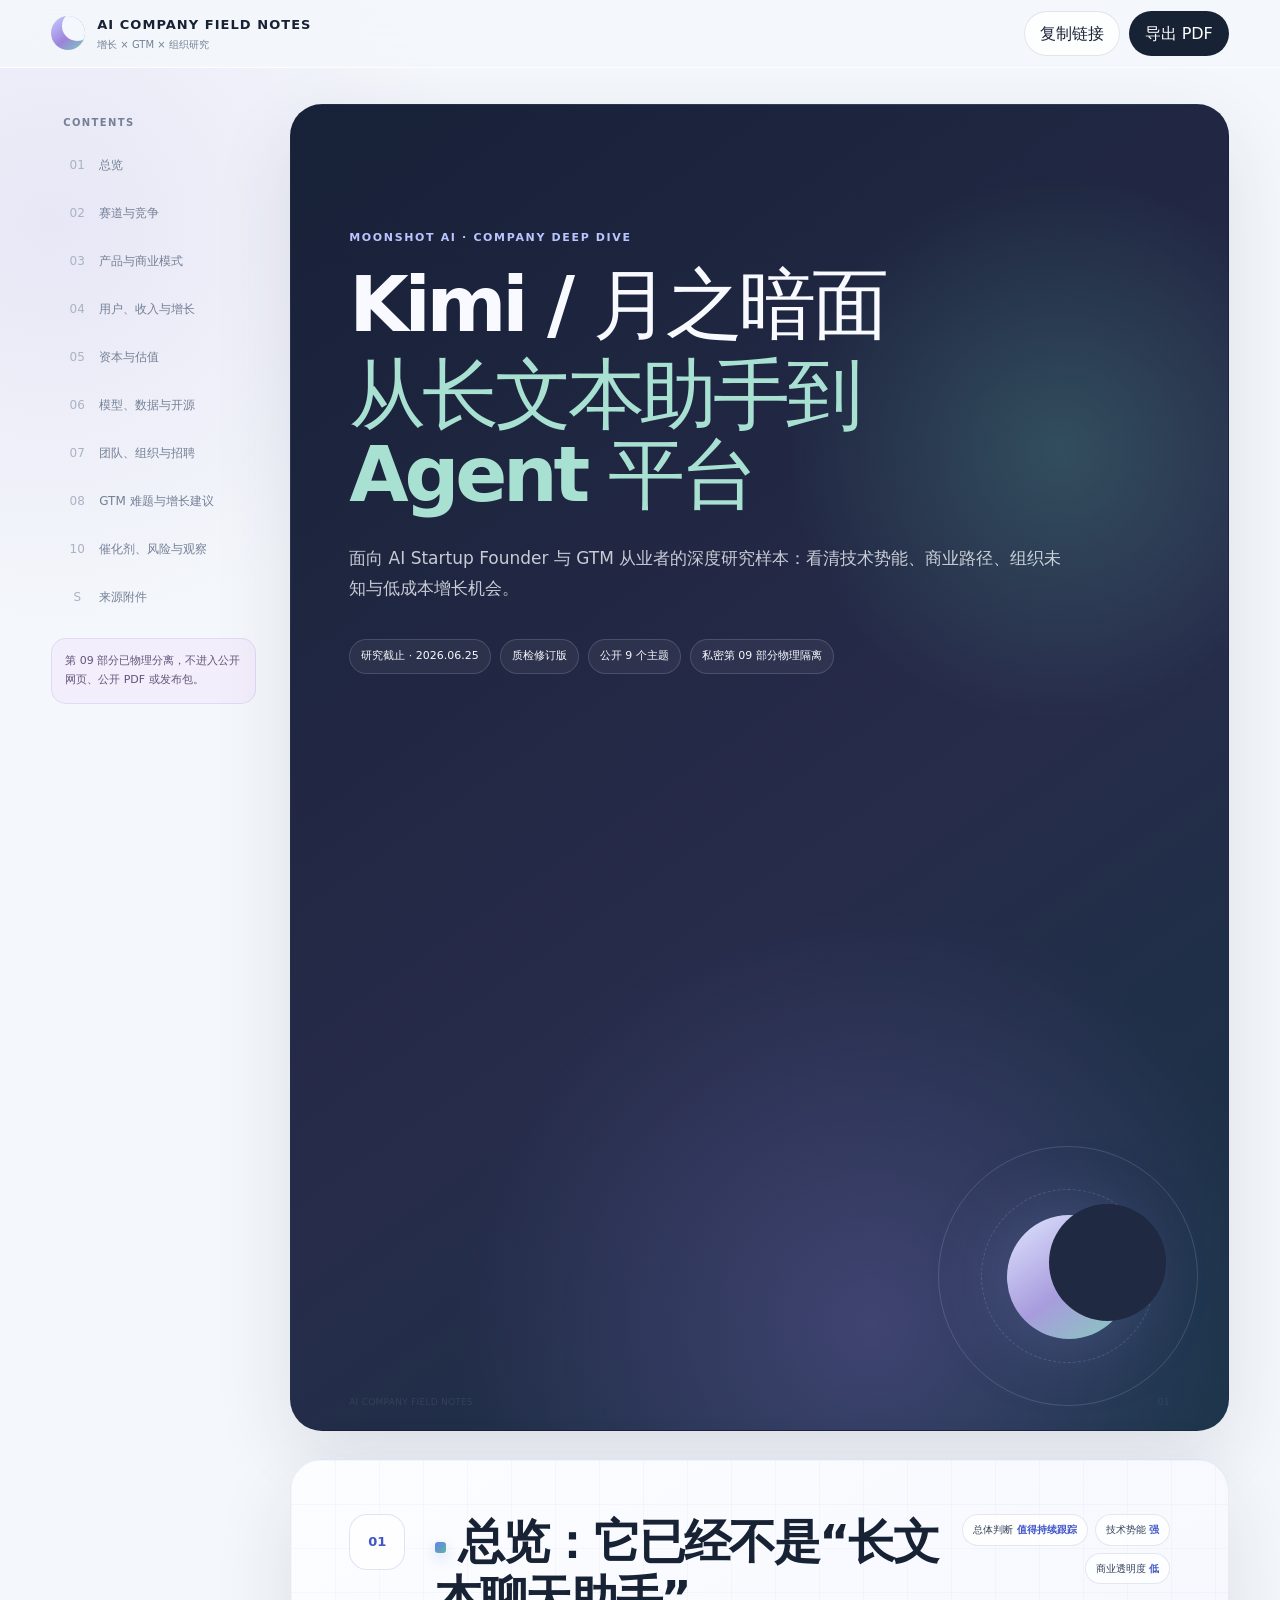
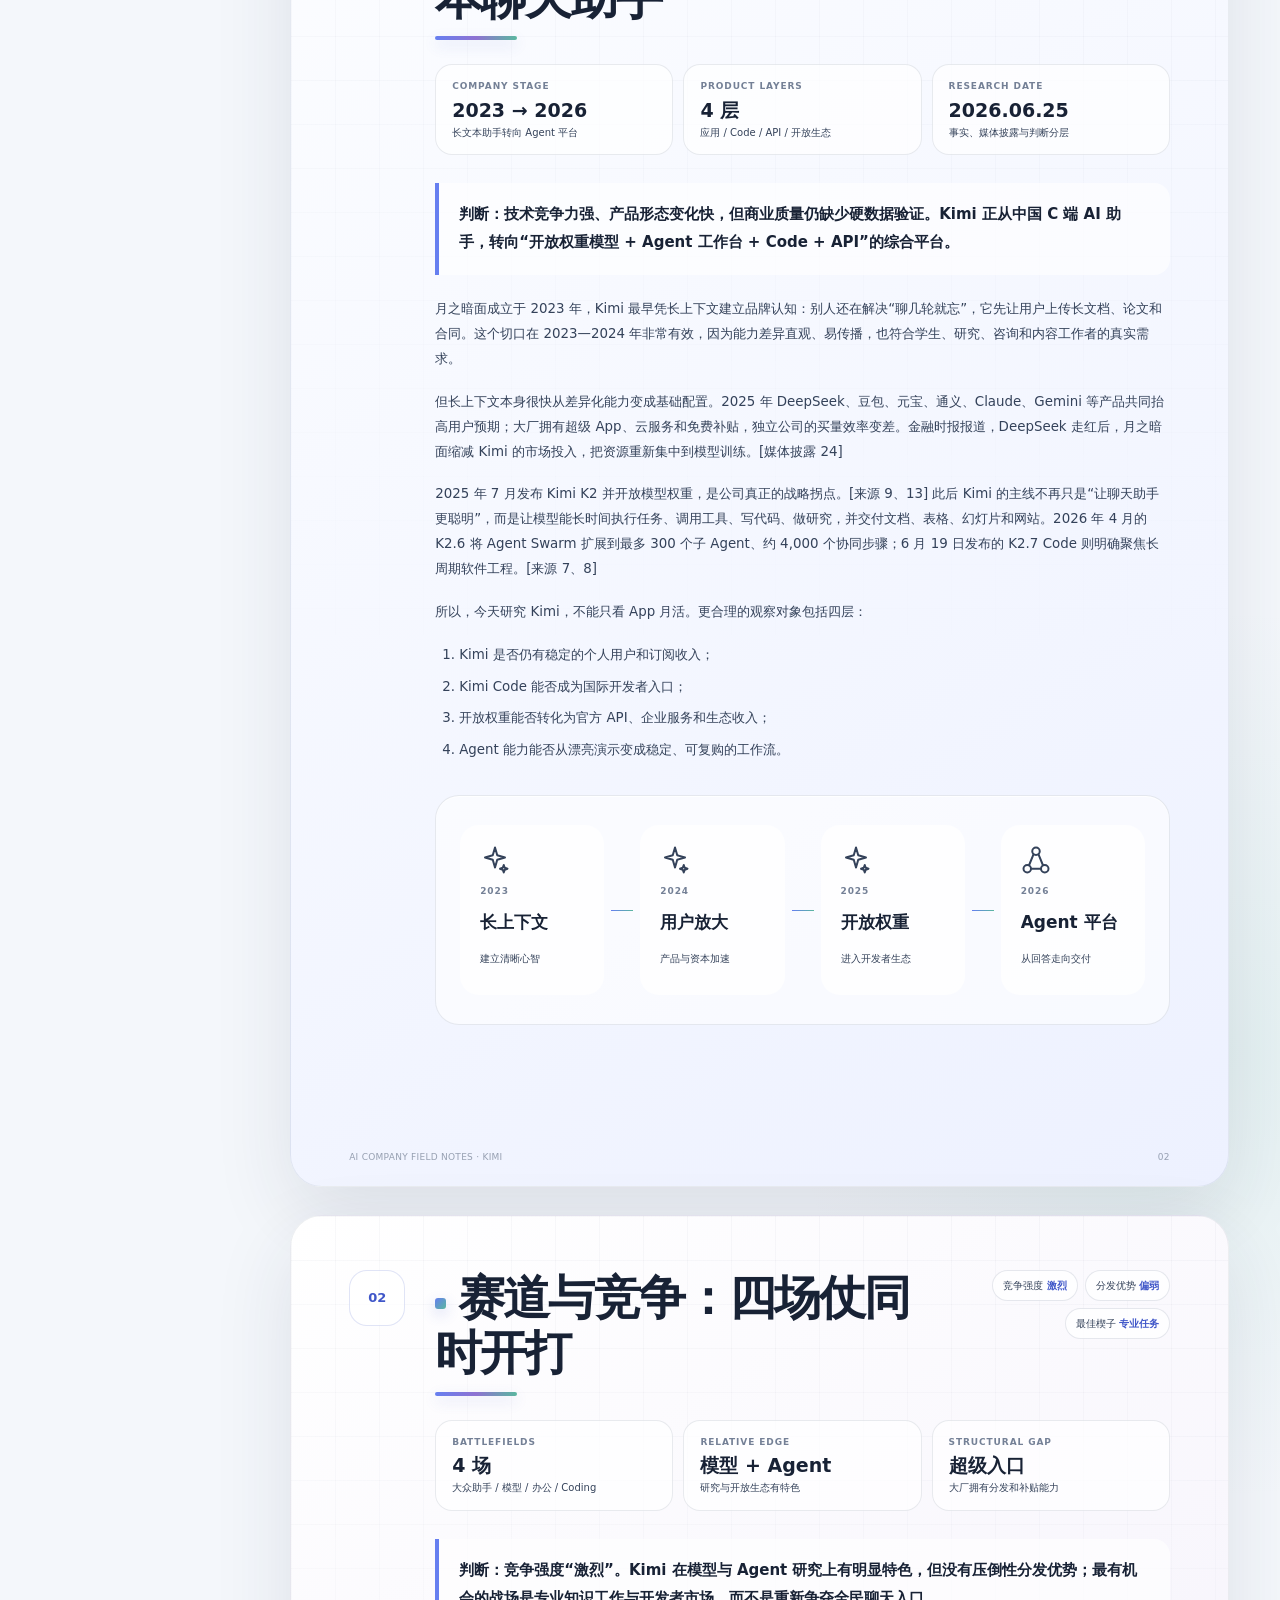
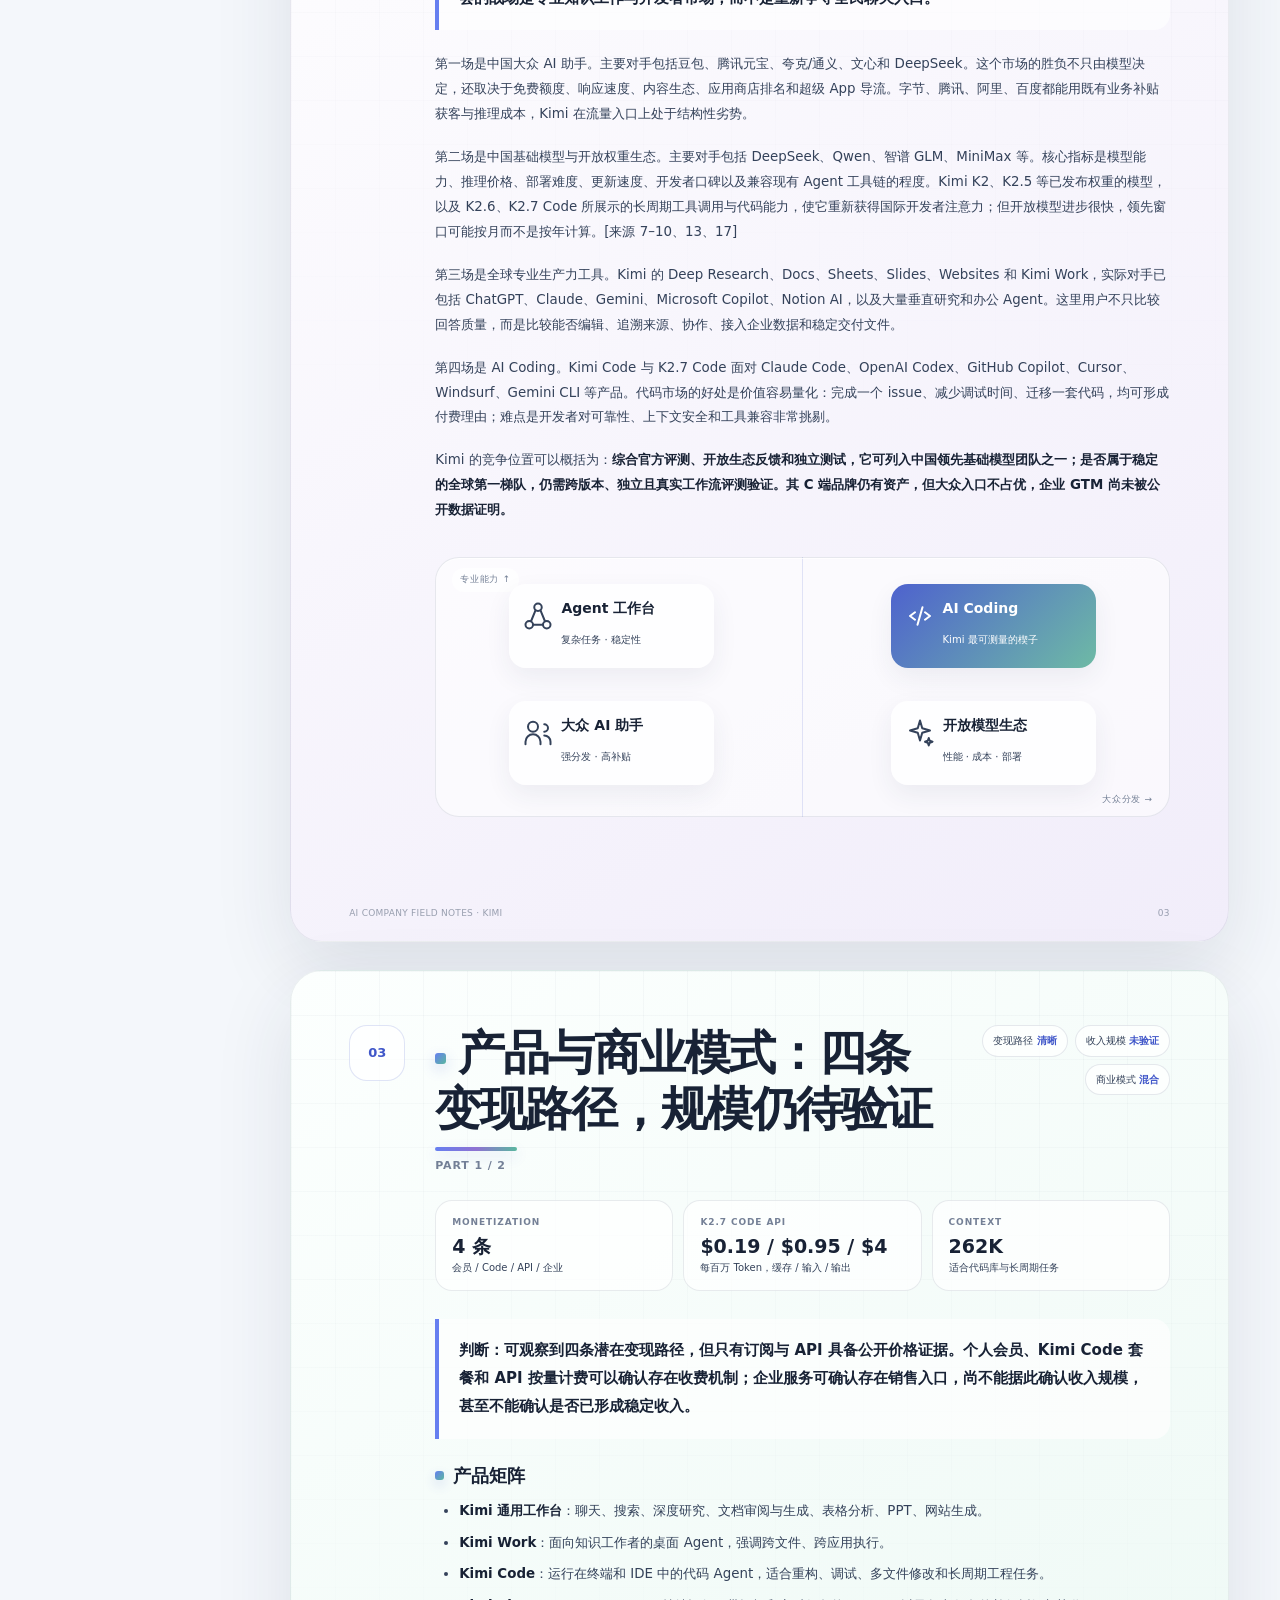
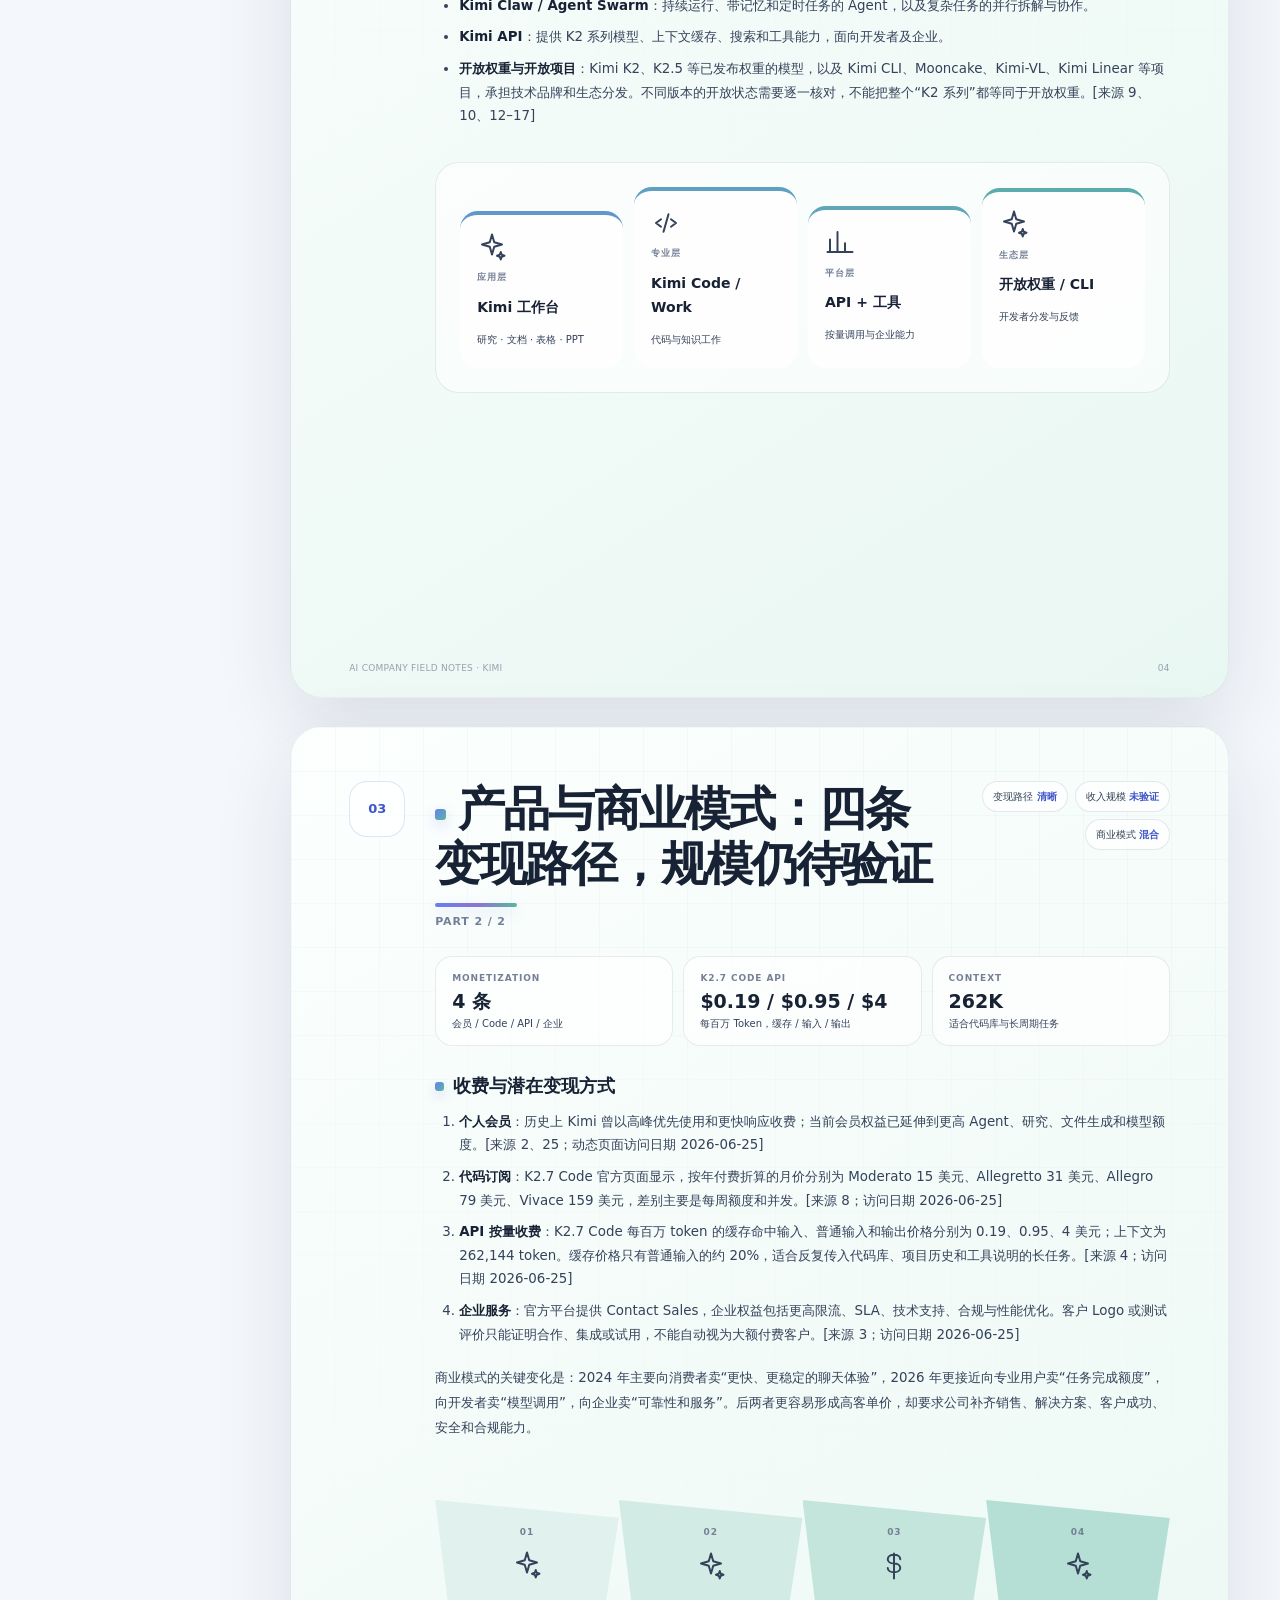
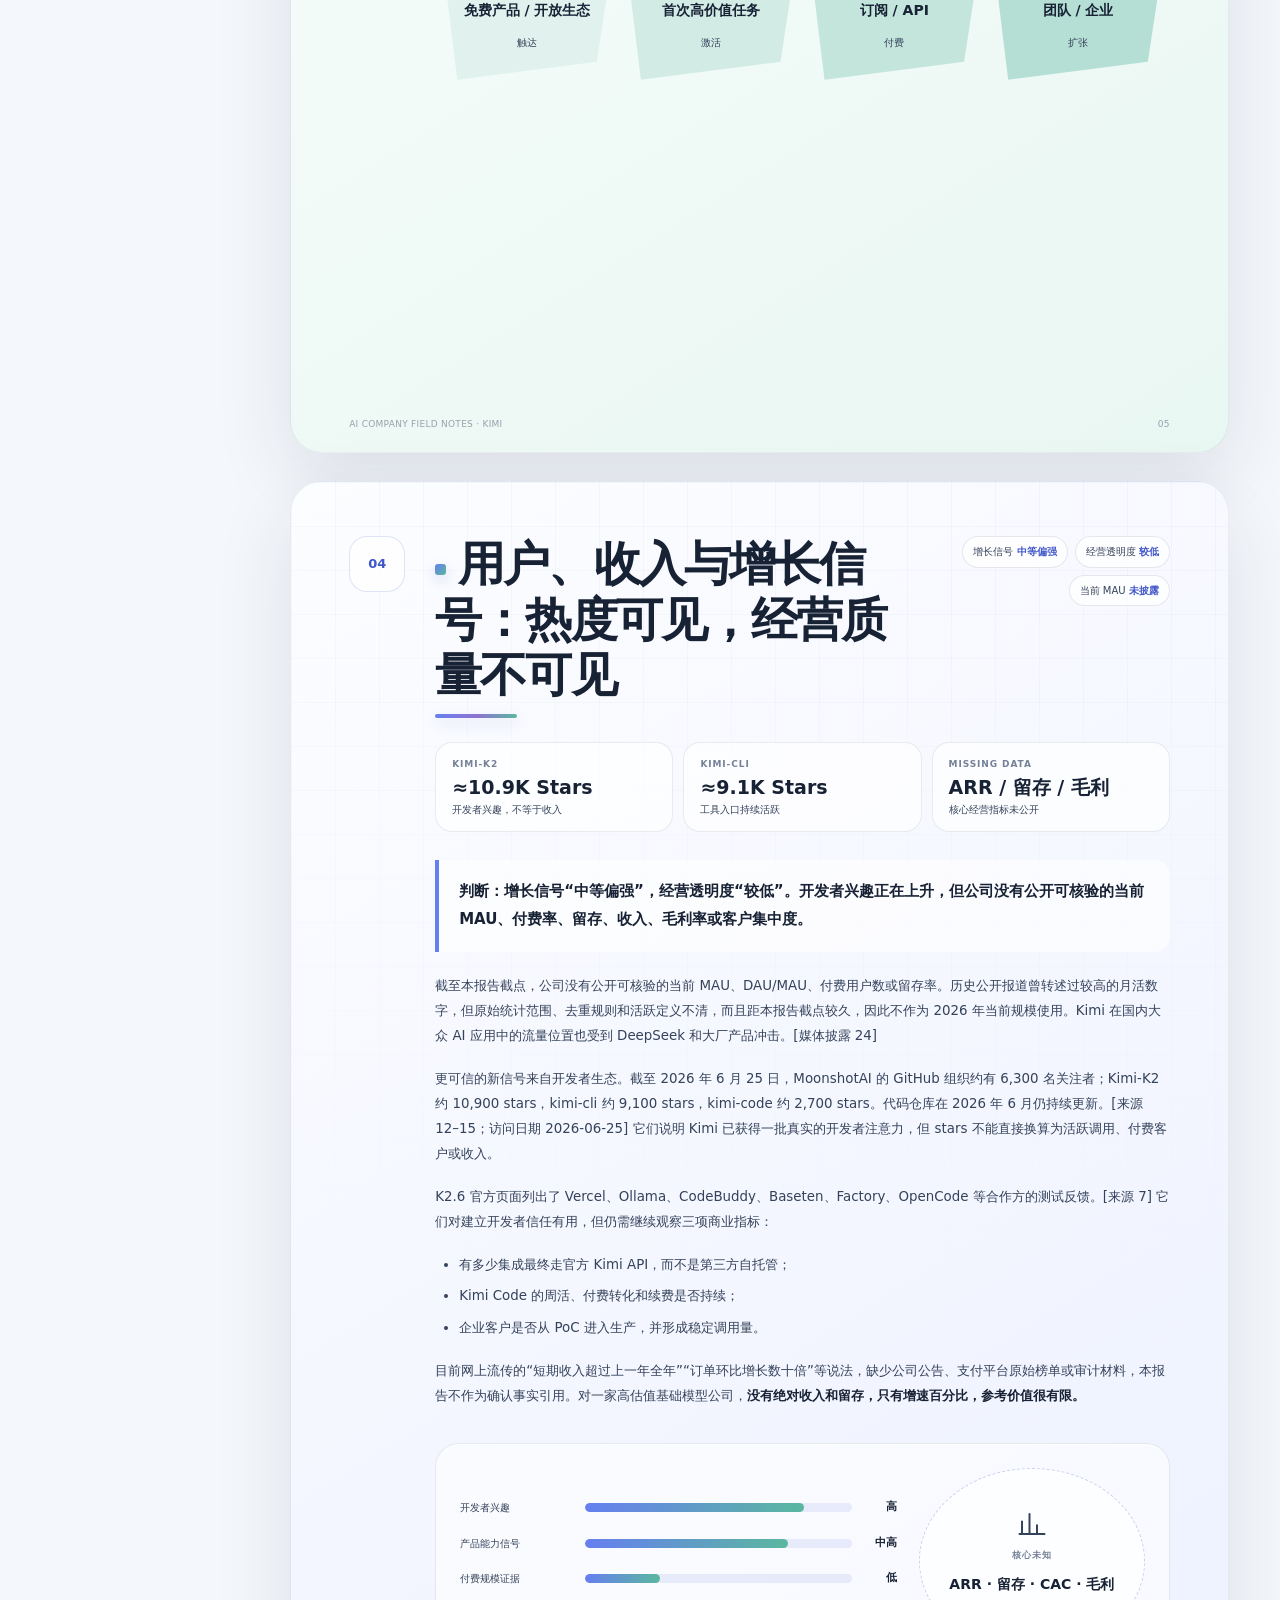
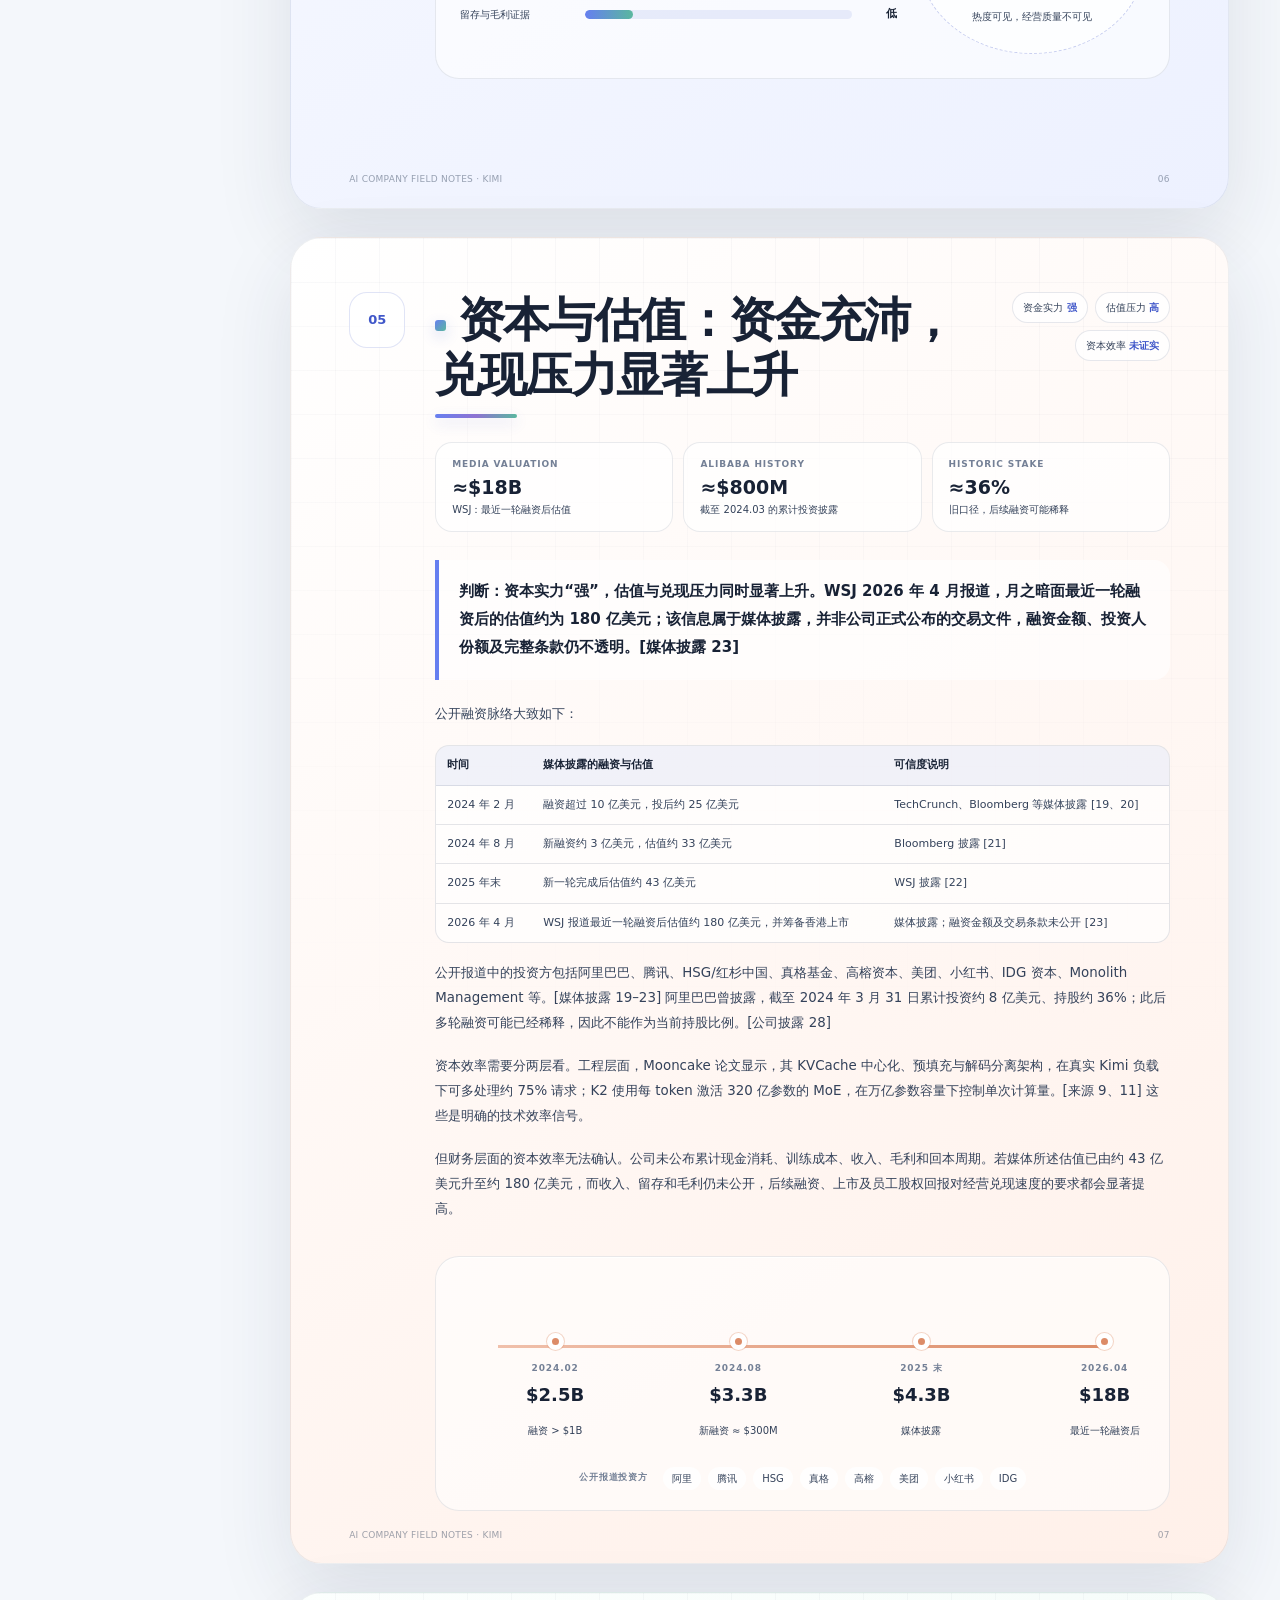
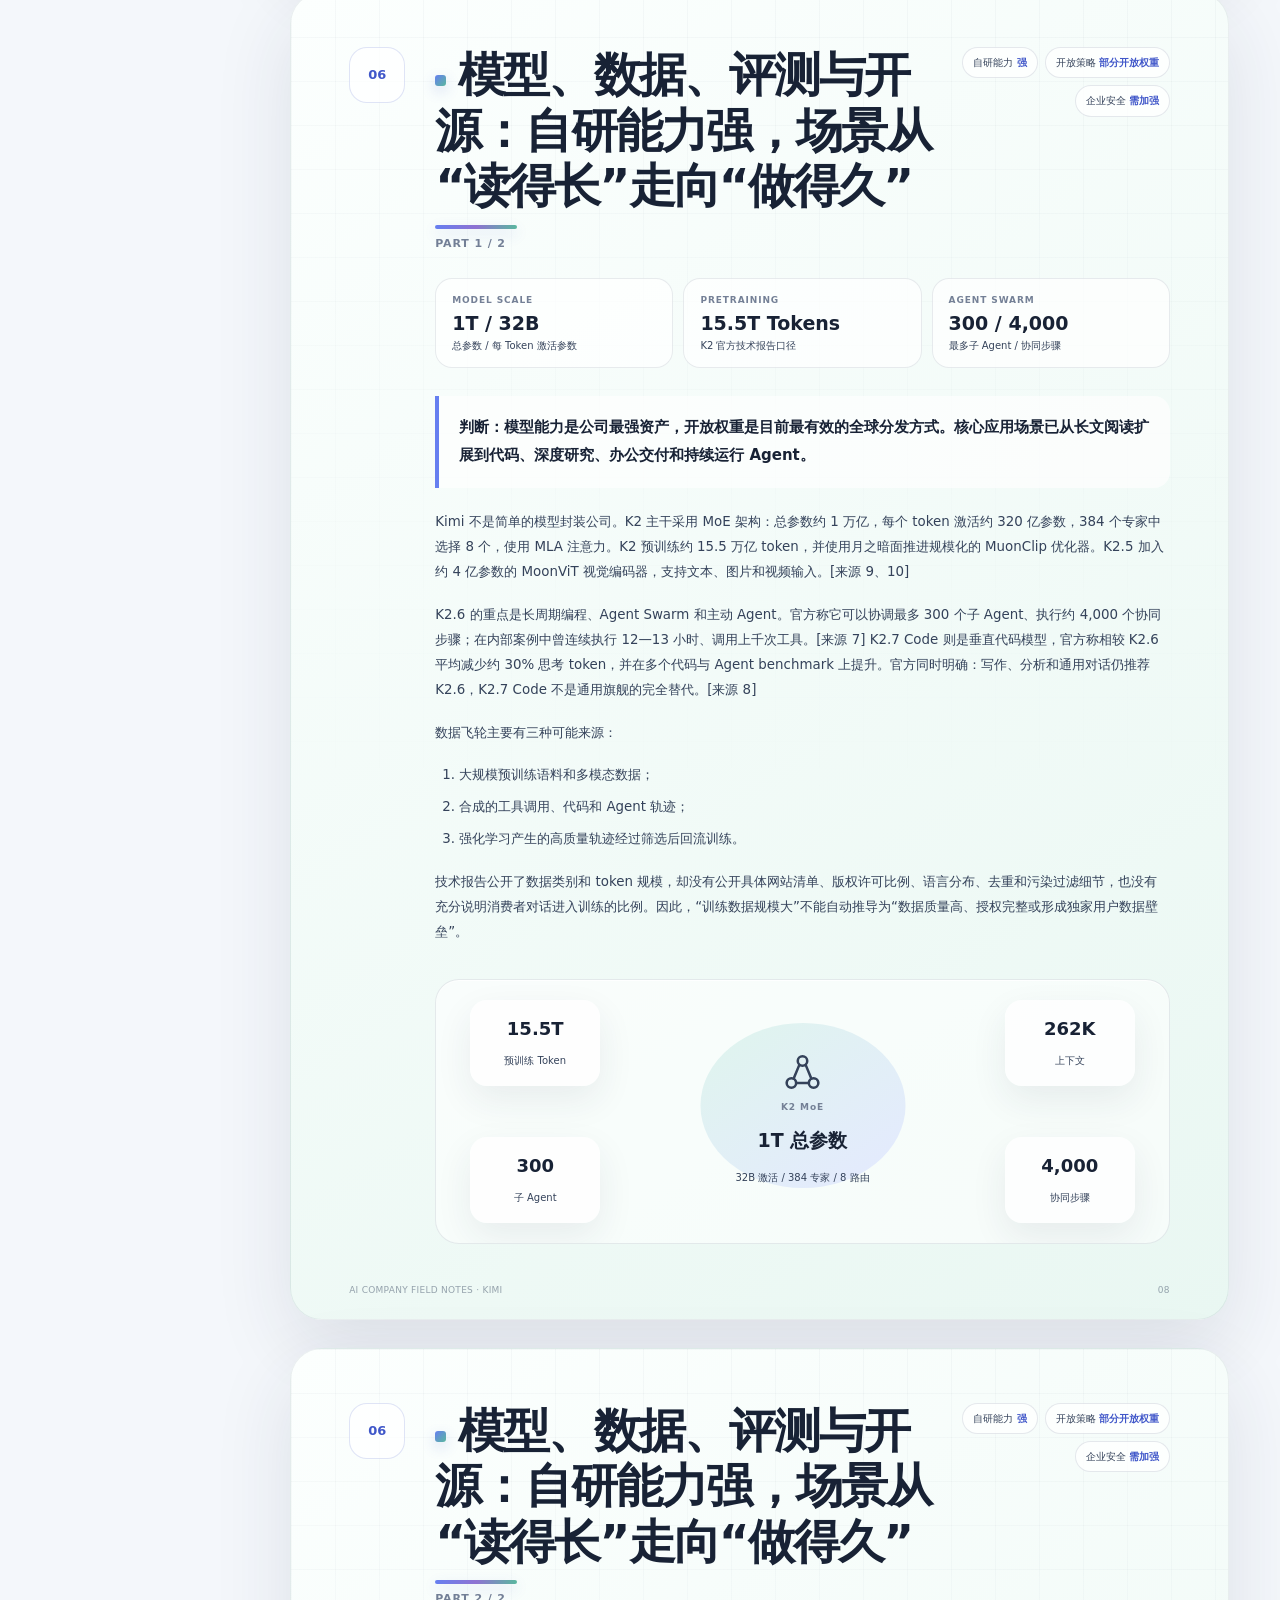
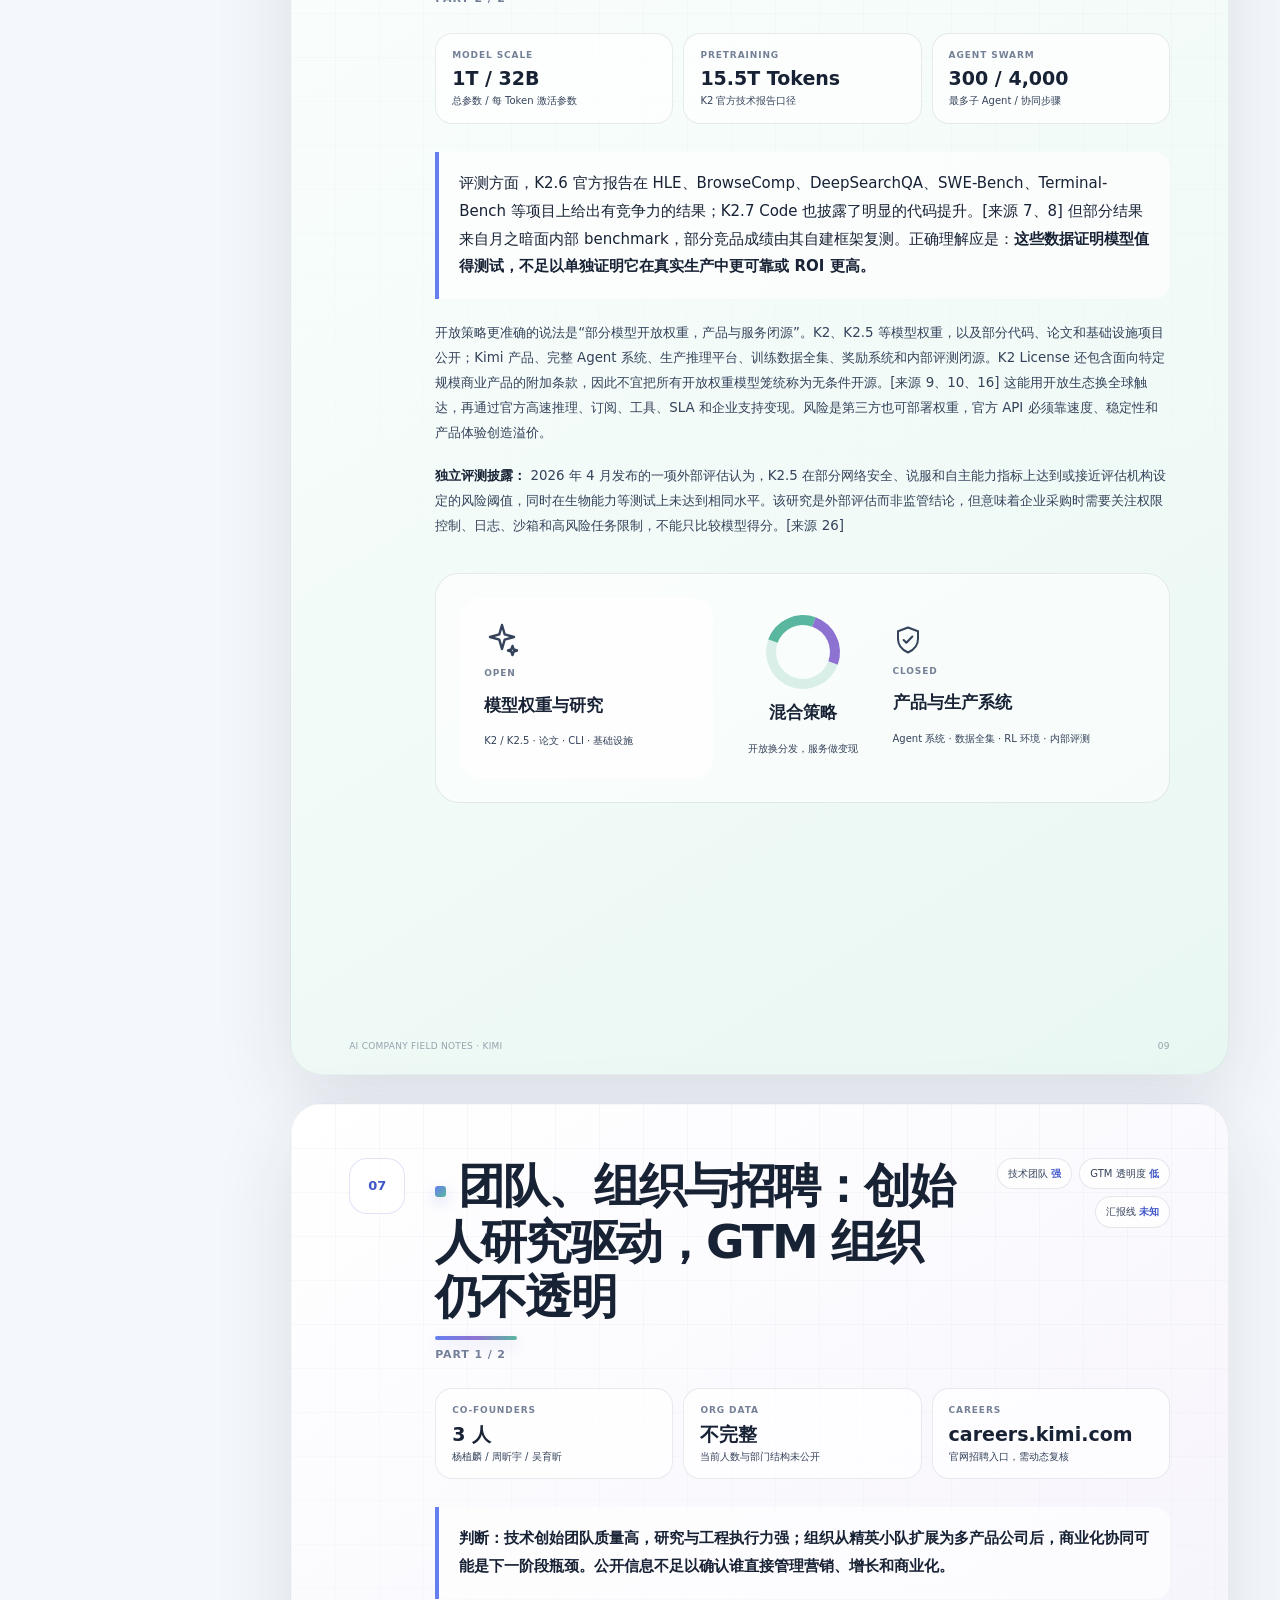
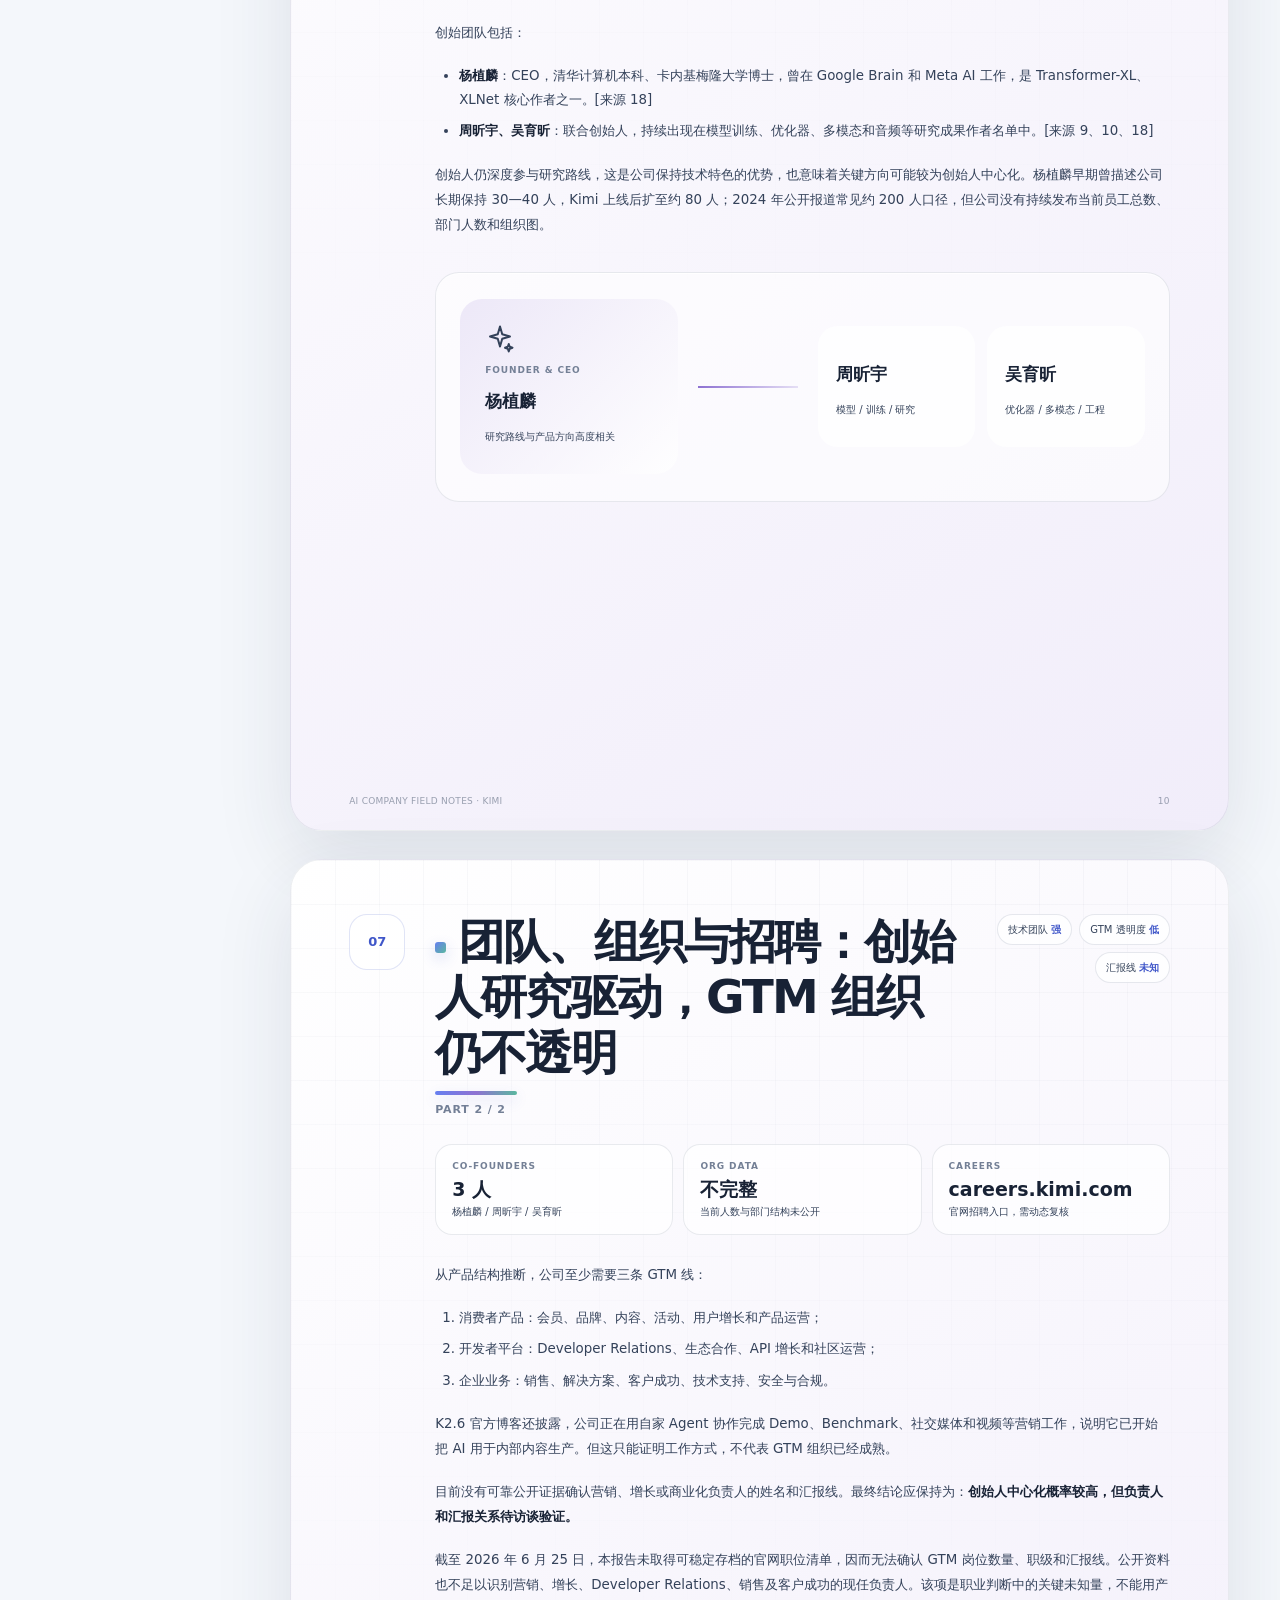
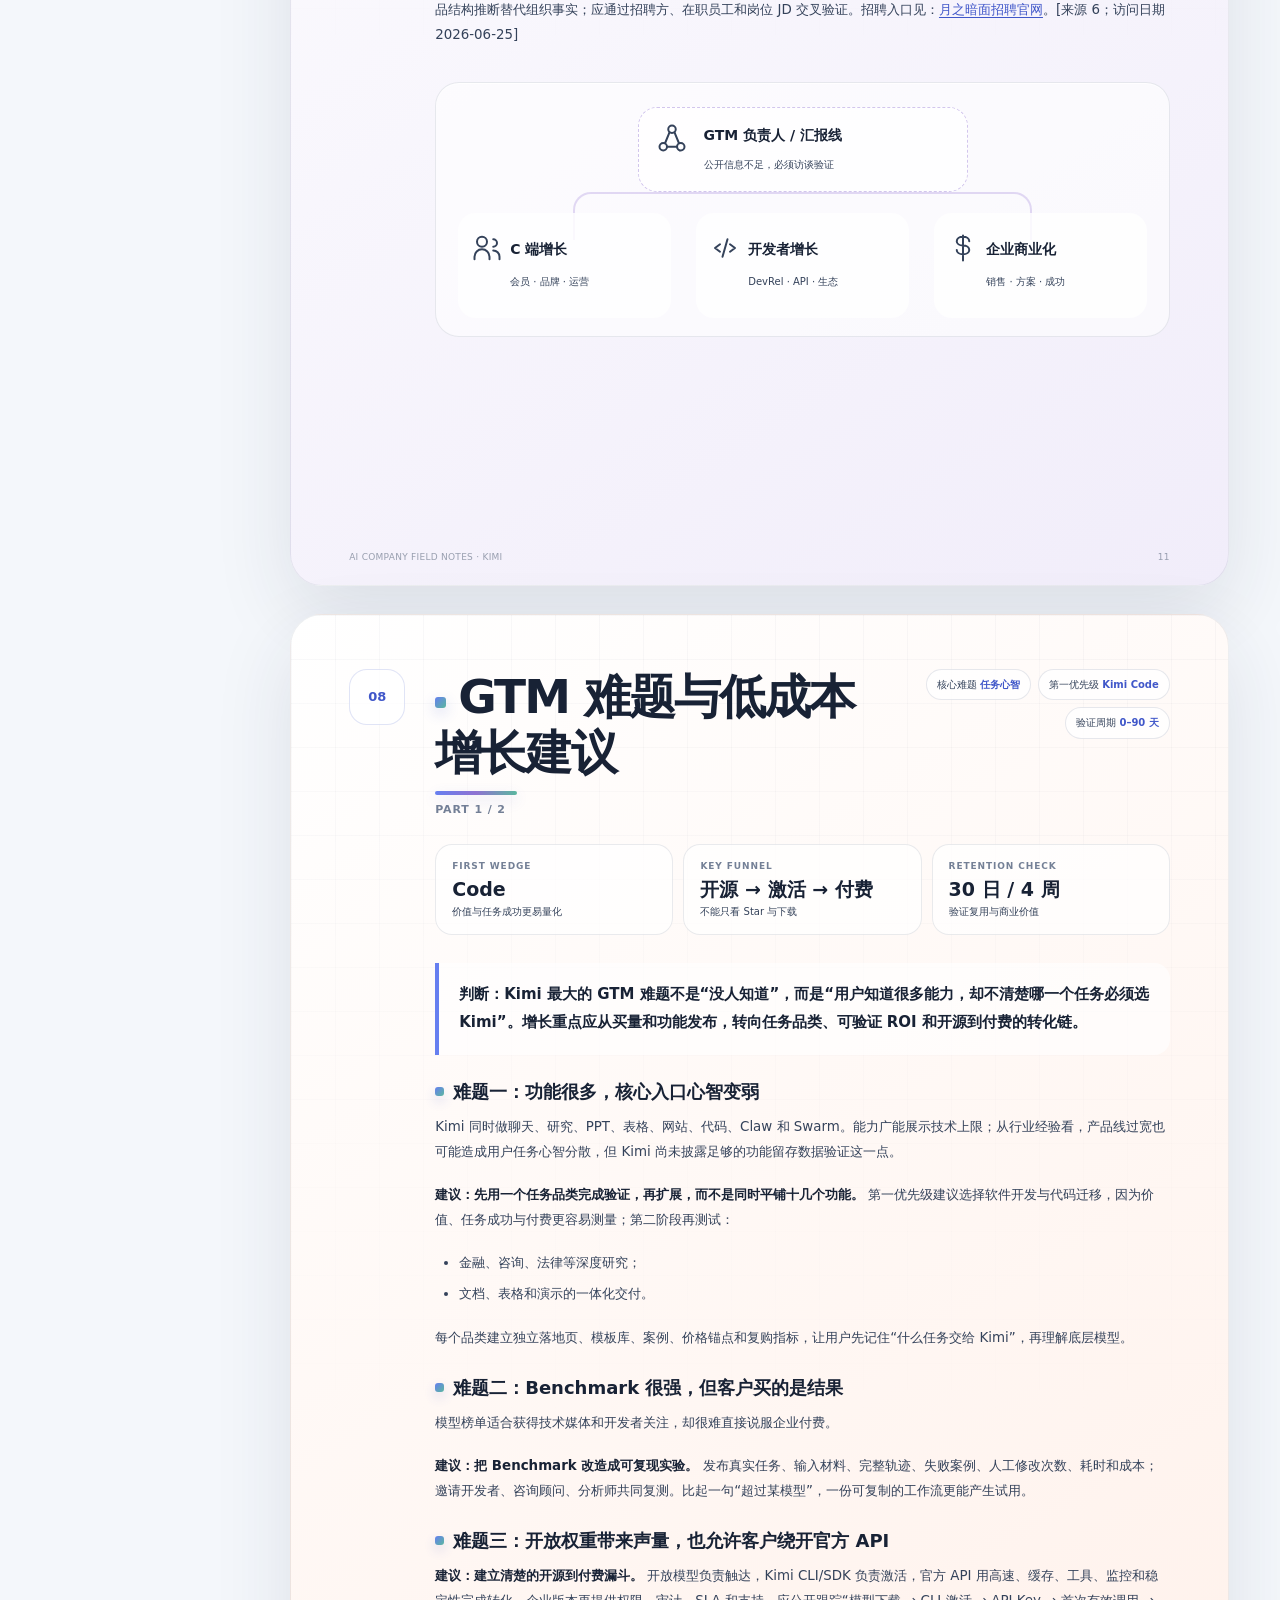
<file: examples/kimi/publish/index.html>
<!doctype html><html lang="zh-CN"><head>
    <meta charset="utf-8"><meta name="viewport" content="width=device-width,initial-scale=1">
    <meta name="description" content="Kimi / 月之暗面公司、产品、模型、增长与 GTM 深度研究。研究截止 2026 年 6 月 25 日。">
    <meta name="theme-color" content="#f4f7fb"><title>Kimi / 月之暗面深度研究</title>
    <link rel="stylesheet" href="./styles.css"><link rel="stylesheet" href="./print.css?v=20260625-3" media="print">
  </head><body>
    <div class="reading-progress" data-progress></div>
    <header class="topbar"><a class="brand" href="#top"><span class="brand-mark"></span><span><strong>AI COMPANY FIELD NOTES</strong><small>增长 × GTM × 组织研究</small></span></a>
      <div class="top-actions"><button class="button" data-share>复制链接</button><button class="button button--primary" data-print>导出 PDF</button></div>
    </header>
    <div class="layout" id="top">
      <aside class="side-nav"><p class="side-nav-label">Contents</p><a href="#section-01"><span class="nav-number">01</span><span class="nav-label">总览</span></a><a href="#section-02"><span class="nav-number">02</span><span class="nav-label">赛道与竞争</span></a><a href="#section-03"><span class="nav-number">03</span><span class="nav-label">产品与商业模式</span></a><a href="#section-04"><span class="nav-number">04</span><span class="nav-label">用户、收入与增长</span></a><a href="#section-05"><span class="nav-number">05</span><span class="nav-label">资本与估值</span></a><a href="#section-06"><span class="nav-number">06</span><span class="nav-label">模型、数据与开源</span></a><a href="#section-07"><span class="nav-number">07</span><span class="nav-label">团队、组织与招聘</span></a><a href="#section-08"><span class="nav-number">08</span><span class="nav-label">GTM 难题与增长建议</span></a><a href="#section-10"><span class="nav-number">10</span><span class="nav-label">催化剂、风险与观察</span></a><a href="#sources-1"><span class="nav-number">S</span><span class="nav-label">来源附件</span></a>
        <div class="privacy-note">第 09 部分已物理分离，不进入公开网页、公开 PDF 或发布包。</div>
      </aside>
      <main class="report"><article class="report-page cover" id="cover">
  <div class="cover-copy"><p class="eyebrow">MOONSHOT AI · COMPANY DEEP DIVE</p>
    <h1>Kimi / 月之暗面<span>从长文本助手到 Agent 平台</span></h1>
    <p class="cover-summary">面向 AI Startup Founder 与 GTM 从业者的深度研究样本：看清技术势能、商业路径、组织未知与低成本增长机会。</p>
    <div class="cover-meta"><span>研究截止 · 2026.06.25</span><span>质检修订版</span><span>公开 9 个主题</span><span>私密第 09 部分物理隔离</span></div>
  </div><div class="orbit"><span></span></div>
  <footer class="report-page-footer"><span>AI COMPANY FIELD NOTES</span><span>01</span></footer>
</article>
<article class="report-page theme-blue" id="section-01" data-section="01">
    <header class="page-header">
      <span class="page-number">01</span>
      <div class="page-title-row">
        <div><h2>总览：它已经不是“长文本聊天助手”</h2></div>
        <div class="judgement-tags"><span class="judgement-tag">总体判断 <strong>值得持续跟踪</strong></span><span class="judgement-tag">技术势能 <strong>强</strong></span><span class="judgement-tag">商业透明度 <strong>低</strong></span></div>
      </div>
    </header>
    <div class="signal-strip"><div class="signal"><small>COMPANY STAGE</small><strong>2023 → 2026</strong><span>长文本助手转向 Agent 平台</span></div><div class="signal"><small>PRODUCT LAYERS</small><strong>4 层</strong><span>应用 / Code / API / 开放生态</span></div><div class="signal"><small>RESEARCH DATE</small><strong>2026.06.25</strong><span>事实、媒体披露与判断分层</span></div></div>
    <div class="page-copy markdown-body"><p><strong>判断：技术竞争力强、产品形态变化快，但商业质量仍缺少硬数据验证。Kimi 正从中国 C 端 AI 助手，转向“开放权重模型 + Agent 工作台 + Code + API”的综合平台。</strong></p>
<p>月之暗面成立于 2023 年，Kimi 最早凭长上下文建立品牌认知：别人还在解决“聊几轮就忘”，它先让用户上传长文档、论文和合同。这个切口在 2023—2024 年非常有效，因为能力差异直观、易传播，也符合学生、研究、咨询和内容工作者的真实需求。</p>
<p>但长上下文本身很快从差异化能力变成基础配置。2025 年 DeepSeek、豆包、元宝、通义、Claude、Gemini 等产品共同抬高用户预期；大厂拥有超级 App、云服务和免费补贴，独立公司的买量效率变差。金融时报报道，DeepSeek 走红后，月之暗面缩减 Kimi 的市场投入，把资源重新集中到模型训练。[媒体披露 24]</p>
<p>2025 年 7 月发布 Kimi K2 并开放模型权重，是公司真正的战略拐点。[来源 9、13] 此后 Kimi 的主线不再只是“让聊天助手更聪明”，而是让模型能长时间执行任务、调用工具、写代码、做研究，并交付文档、表格、幻灯片和网站。2026 年 4 月的 K2.6 将 Agent Swarm 扩展到最多 300 个子 Agent、约 4,000 个协同步骤；6 月 19 日发布的 K2.7 Code 则明确聚焦长周期软件工程。[来源 7、8]</p>
<p>所以，今天研究 Kimi，不能只看 App 月活。更合理的观察对象包括四层：</p>
<ol>
<li>Kimi 是否仍有稳定的个人用户和订阅收入；</li>
<li>Kimi Code 能否成为国际开发者入口；</li>
<li>开放权重能否转化为官方 API、企业服务和生态收入；</li>
<li>Agent 能力能否从漂亮演示变成稳定、可复购的工作流。</li>
</ol>
</div>
    <div class="section-visual visual-journey">
      <div class="journey-node"><span class="visual-icon"><svg viewBox="0 0 24 24"><path d="M12 2l1.8 6.2L20 10l-6.2 1.8L12 18l-1.8-6.2L4 10l6.2-1.8L12 2Z"/><path d="M19 16l.8 2.2L22 19l-2.2.8L19 22l-.8-2.2L16 19l2.2-.8L19 16Z"/></svg></span><small>2023</small><strong>长上下文</strong><span>建立清晰心智</span></div><i></i><div class="journey-node"><span class="visual-icon"><svg viewBox="0 0 24 24"><path d="M12 2l1.8 6.2L20 10l-6.2 1.8L12 18l-1.8-6.2L4 10l6.2-1.8L12 2Z"/><path d="M19 16l.8 2.2L22 19l-2.2.8L19 22l-.8-2.2L16 19l2.2-.8L19 16Z"/></svg></span><small>2024</small><strong>用户放大</strong><span>产品与资本加速</span></div><i></i><div class="journey-node"><span class="visual-icon"><svg viewBox="0 0 24 24"><path d="M12 2l1.8 6.2L20 10l-6.2 1.8L12 18l-1.8-6.2L4 10l6.2-1.8L12 2Z"/><path d="M19 16l.8 2.2L22 19l-2.2.8L19 22l-.8-2.2L16 19l2.2-.8L19 16Z"/></svg></span><small>2025</small><strong>开放权重</strong><span>进入开发者生态</span></div><i></i><div class="journey-node"><span class="visual-icon"><svg viewBox="0 0 24 24"><circle cx="12" cy="5" r="3"/><circle cx="5" cy="19" r="3"/><circle cx="19" cy="19" r="3"/><path d="M10 7.5 6.5 16M14 7.5l3.5 8.5M8 19h8"/></svg></span><small>2026</small><strong>Agent 平台</strong><span>从回答走向交付</span></div>
    </div>
    
    <footer class="report-page-footer"><span>AI COMPANY FIELD NOTES · KIMI</span><span>02</span></footer>
  </article>
<article class="report-page theme-violet" id="section-02" data-section="02">
    <header class="page-header">
      <span class="page-number">02</span>
      <div class="page-title-row">
        <div><h2>赛道与竞争：四场仗同时开打</h2></div>
        <div class="judgement-tags"><span class="judgement-tag">竞争强度 <strong>激烈</strong></span><span class="judgement-tag">分发优势 <strong>偏弱</strong></span><span class="judgement-tag">最佳楔子 <strong>专业任务</strong></span></div>
      </div>
    </header>
    <div class="signal-strip"><div class="signal"><small>BATTLEFIELDS</small><strong>4 场</strong><span>大众助手 / 模型 / 办公 / Coding</span></div><div class="signal"><small>RELATIVE EDGE</small><strong>模型 + Agent</strong><span>研究与开放生态有特色</span></div><div class="signal"><small>STRUCTURAL GAP</small><strong>超级入口</strong><span>大厂拥有分发和补贴能力</span></div></div>
    <div class="page-copy markdown-body"><p><strong>判断：竞争强度“激烈”。Kimi 在模型与 Agent 研究上有明显特色，但没有压倒性分发优势；最有机会的战场是专业知识工作与开发者市场，而不是重新争夺全民聊天入口。</strong></p>
<p>第一场是中国大众 AI 助手。主要对手包括豆包、腾讯元宝、夸克/通义、文心和 DeepSeek。这个市场的胜负不只由模型决定，还取决于免费额度、响应速度、内容生态、应用商店排名和超级 App 导流。字节、腾讯、阿里、百度都能用既有业务补贴获客与推理成本，Kimi 在流量入口上处于结构性劣势。</p>
<p>第二场是中国基础模型与开放权重生态。主要对手包括 DeepSeek、Qwen、智谱 GLM、MiniMax 等。核心指标是模型能力、推理价格、部署难度、更新速度、开发者口碑以及兼容现有 Agent 工具链的程度。Kimi K2、K2.5 等已发布权重的模型，以及 K2.6、K2.7 Code 所展示的长周期工具调用与代码能力，使它重新获得国际开发者注意力；但开放模型进步很快，领先窗口可能按月而不是按年计算。[来源 7–10、13、17]</p>
<p>第三场是全球专业生产力工具。Kimi 的 Deep Research、Docs、Sheets、Slides、Websites 和 Kimi Work，实际对手已包括 ChatGPT、Claude、Gemini、Microsoft Copilot、Notion AI，以及大量垂直研究和办公 Agent。这里用户不只比较回答质量，而是比较能否编辑、追溯来源、协作、接入企业数据和稳定交付文件。</p>
<p>第四场是 AI Coding。Kimi Code 与 K2.7 Code 面对 Claude Code、OpenAI Codex、GitHub Copilot、Cursor、Windsurf、Gemini CLI 等产品。代码市场的好处是价值容易量化：完成一个 issue、减少调试时间、迁移一套代码，均可形成付费理由；难点是开发者对可靠性、上下文安全和工具兼容非常挑剔。</p>
<p>Kimi 的竞争位置可以概括为：<strong>综合官方评测、开放生态反馈和独立测试，它可列入中国领先基础模型团队之一；是否属于稳定的全球第一梯队，仍需跨版本、独立且真实工作流评测验证。其 C 端品牌仍有资产，但大众入口不占优，企业 GTM 尚未被公开数据证明。</strong></p>
</div>
    <div class="section-visual visual-matrix">
      <div class="matrix-axis matrix-axis-y">专业能力 ↑</div><div class="matrix-axis matrix-axis-x">大众分发 →</div>
      <div class="matrix-card pos-a"><span class="visual-icon"><svg viewBox="0 0 24 24"><path d="M8 11a4 4 0 1 0 0-8 4 4 0 0 0 0 8ZM2 21v-2a6 6 0 0 1 12 0v2M17 11a3 3 0 1 0 0-6M17 14a5 5 0 0 1 5 5v2"/></svg></span><strong>大众 AI 助手</strong><span>强分发 · 高补贴</span></div>
      <div class="matrix-card pos-b"><span class="visual-icon"><svg viewBox="0 0 24 24"><circle cx="12" cy="5" r="3"/><circle cx="5" cy="19" r="3"/><circle cx="19" cy="19" r="3"/><path d="M10 7.5 6.5 16M14 7.5l3.5 8.5M8 19h8"/></svg></span><strong>Agent 工作台</strong><span>复杂任务 · 稳定性</span></div>
      <div class="matrix-card pos-c"><span class="visual-icon"><svg viewBox="0 0 24 24"><path d="M12 2l1.8 6.2L20 10l-6.2 1.8L12 18l-1.8-6.2L4 10l6.2-1.8L12 2Z"/><path d="M19 16l.8 2.2L22 19l-2.2.8L19 22l-.8-2.2L16 19l2.2-.8L19 16Z"/></svg></span><strong>开放模型生态</strong><span>性能 · 成本 · 部署</span></div>
      <div class="matrix-card pos-d is-focus"><span class="visual-icon"><svg viewBox="0 0 24 24"><path d="M8 9l-4 3 4 3M16 9l4 3-4 3M14 5l-4 14"/></svg></span><strong>AI Coding</strong><span>Kimi 最可测量的楔子</span></div>
    </div>
    
    <footer class="report-page-footer"><span>AI COMPANY FIELD NOTES · KIMI</span><span>03</span></footer>
  </article>
<article class="report-page theme-mint" id="section-03" data-section="03">
    <header class="page-header">
      <span class="page-number">03</span>
      <div class="page-title-row">
        <div><h2>产品与商业模式：四条变现路径，规模仍待验证</h2><span class="continuation">PART 1 / 2</span></div>
        <div class="judgement-tags"><span class="judgement-tag">变现路径 <strong>清晰</strong></span><span class="judgement-tag">收入规模 <strong>未验证</strong></span><span class="judgement-tag">商业模式 <strong>混合</strong></span></div>
      </div>
    </header>
    <div class="signal-strip"><div class="signal"><small>MONETIZATION</small><strong>4 条</strong><span>会员 / Code / API / 企业</span></div><div class="signal"><small>K2.7 CODE API</small><strong>$0.19 / $0.95 / $4</strong><span>每百万 Token，缓存 / 输入 / 输出</span></div><div class="signal"><small>CONTEXT</small><strong>262K</strong><span>适合代码库与长周期任务</span></div></div>
    <div class="page-copy markdown-body"><p><strong>判断：可观察到四条潜在变现路径，但只有订阅与 API 具备公开价格证据。个人会员、Kimi Code 套餐和 API 按量计费可以确认存在收费机制；企业服务可确认存在销售入口，尚不能据此确认收入规模，甚至不能确认是否已形成稳定收入。</strong></p>
<h3>产品矩阵</h3>
<ul>
<li><strong>Kimi 通用工作台</strong>：聊天、搜索、深度研究、文档审阅与生成、表格分析、PPT、网站生成。</li>
<li><strong>Kimi Work</strong>：面向知识工作者的桌面 Agent，强调跨文件、跨应用执行。</li>
<li><strong>Kimi Code</strong>：运行在终端和 IDE 中的代码 Agent，适合重构、调试、多文件修改和长周期工程任务。</li>
<li><strong>Kimi Claw / Agent Swarm</strong>：持续运行、带记忆和定时任务的 Agent，以及复杂任务的并行拆解与协作。</li>
<li><strong>Kimi API</strong>：提供 K2 系列模型、上下文缓存、搜索和工具能力，面向开发者及企业。</li>
<li><strong>开放权重与开放项目</strong>：Kimi K2、K2.5 等已发布权重的模型，以及 Kimi CLI、Mooncake、Kimi-VL、Kimi Linear 等项目，承担技术品牌和生态分发。不同版本的开放状态需要逐一核对，不能把整个“K2 系列”都等同于开放权重。[来源 9、10、12–17]</li>
</ul>
</div>
    <div class="section-visual visual-stack">
      <div style="--level:0"><span class="visual-icon"><svg viewBox="0 0 24 24"><path d="M12 2l1.8 6.2L20 10l-6.2 1.8L12 18l-1.8-6.2L4 10l6.2-1.8L12 2Z"/><path d="M19 16l.8 2.2L22 19l-2.2.8L19 22l-.8-2.2L16 19l2.2-.8L19 16Z"/></svg></span><small>应用层</small><strong>Kimi 工作台</strong><span>研究 · 文档 · 表格 · PPT</span></div><div style="--level:1"><span class="visual-icon"><svg viewBox="0 0 24 24"><path d="M8 9l-4 3 4 3M16 9l4 3-4 3M14 5l-4 14"/></svg></span><small>专业层</small><strong>Kimi Code / Work</strong><span>代码与知识工作</span></div><div style="--level:2"><span class="visual-icon"><svg viewBox="0 0 24 24"><path d="M4 20V10M10 20V4M16 20v-7M22 20H2"/></svg></span><small>平台层</small><strong>API + 工具</strong><span>按量调用与企业能力</span></div><div style="--level:3"><span class="visual-icon"><svg viewBox="0 0 24 24"><path d="M12 2l1.8 6.2L20 10l-6.2 1.8L12 18l-1.8-6.2L4 10l6.2-1.8L12 2Z"/><path d="M19 16l.8 2.2L22 19l-2.2.8L19 22l-.8-2.2L16 19l2.2-.8L19 16Z"/></svg></span><small>生态层</small><strong>开放权重 / CLI</strong><span>开发者分发与反馈</span></div>
    </div>
    
    <footer class="report-page-footer"><span>AI COMPANY FIELD NOTES · KIMI</span><span>04</span></footer>
  </article>
<article class="report-page theme-mint" id="section-03-2" data-section="03">
    <header class="page-header">
      <span class="page-number">03</span>
      <div class="page-title-row">
        <div><h2>产品与商业模式：四条变现路径，规模仍待验证</h2><span class="continuation">PART 2 / 2</span></div>
        <div class="judgement-tags"><span class="judgement-tag">变现路径 <strong>清晰</strong></span><span class="judgement-tag">收入规模 <strong>未验证</strong></span><span class="judgement-tag">商业模式 <strong>混合</strong></span></div>
      </div>
    </header>
    <div class="signal-strip"><div class="signal"><small>MONETIZATION</small><strong>4 条</strong><span>会员 / Code / API / 企业</span></div><div class="signal"><small>K2.7 CODE API</small><strong>$0.19 / $0.95 / $4</strong><span>每百万 Token，缓存 / 输入 / 输出</span></div><div class="signal"><small>CONTEXT</small><strong>262K</strong><span>适合代码库与长周期任务</span></div></div>
    <div class="page-copy markdown-body"><h3>收费与潜在变现方式</h3>
<ol>
<li><strong>个人会员</strong>：历史上 Kimi 曾以高峰优先使用和更快响应收费；当前会员权益已延伸到更高 Agent、研究、文件生成和模型额度。[来源 2、25；动态页面访问日期 2026-06-25]</li>
<li><strong>代码订阅</strong>：K2.7 Code 官方页面显示，按年付费折算的月价分别为 Moderato 15 美元、Allegretto 31 美元、Allegro 79 美元、Vivace 159 美元，差别主要是每周额度和并发。[来源 8；访问日期 2026-06-25]</li>
<li><strong>API 按量收费</strong>：K2.7 Code 每百万 token 的缓存命中输入、普通输入和输出价格分别为 0.19、0.95、4 美元；上下文为 262,144 token。缓存价格只有普通输入的约 20%，适合反复传入代码库、项目历史和工具说明的长任务。[来源 4；访问日期 2026-06-25]</li>
<li><strong>企业服务</strong>：官方平台提供 Contact Sales，企业权益包括更高限流、SLA、技术支持、合规与性能优化。客户 Logo 或测试评价只能证明合作、集成或试用，不能自动视为大额付费客户。[来源 3；访问日期 2026-06-25]</li>
</ol>
<p>商业模式的关键变化是：2024 年主要向消费者卖“更快、更稳定的聊天体验”，2026 年更接近向专业用户卖“任务完成额度”，向开发者卖“模型调用”，向企业卖“可靠性和服务”。后两者更容易形成高客单价，却要求公司补齐销售、解决方案、客户成功、安全和合规能力。</p>
</div>
    <div class="section-visual visual-funnel">
      <div style="--step:0"><small>01</small><span class="visual-icon"><svg viewBox="0 0 24 24"><path d="M12 2l1.8 6.2L20 10l-6.2 1.8L12 18l-1.8-6.2L4 10l6.2-1.8L12 2Z"/><path d="M19 16l.8 2.2L22 19l-2.2.8L19 22l-.8-2.2L16 19l2.2-.8L19 16Z"/></svg></span><strong>免费产品 / 开放生态</strong><span>触达</span></div><div style="--step:1"><small>02</small><span class="visual-icon"><svg viewBox="0 0 24 24"><path d="M12 2l1.8 6.2L20 10l-6.2 1.8L12 18l-1.8-6.2L4 10l6.2-1.8L12 2Z"/><path d="M19 16l.8 2.2L22 19l-2.2.8L19 22l-.8-2.2L16 19l2.2-.8L19 16Z"/></svg></span><strong>首次高价值任务</strong><span>激活</span></div><div style="--step:2"><small>03</small><span class="visual-icon"><svg viewBox="0 0 24 24"><path d="M12 2v20M17 6.5c0-2-2-3.5-5-3.5S7 4.5 7 6.5 9 10 12 10s5 1.5 5 3.5S15 17 12 17s-5-1.5-5-3.5"/></svg></span><strong>订阅 / API</strong><span>付费</span></div><div style="--step:3"><small>04</small><span class="visual-icon"><svg viewBox="0 0 24 24"><path d="M12 2l1.8 6.2L20 10l-6.2 1.8L12 18l-1.8-6.2L4 10l6.2-1.8L12 2Z"/><path d="M19 16l.8 2.2L22 19l-2.2.8L19 22l-.8-2.2L16 19l2.2-.8L19 16Z"/></svg></span><strong>团队 / 企业</strong><span>扩张</span></div>
    </div>
    
    <footer class="report-page-footer"><span>AI COMPANY FIELD NOTES · KIMI</span><span>05</span></footer>
  </article>
<article class="report-page theme-blue" id="section-04" data-section="04">
    <header class="page-header">
      <span class="page-number">04</span>
      <div class="page-title-row">
        <div><h2>用户、收入与增长信号：热度可见，经营质量不可见</h2></div>
        <div class="judgement-tags"><span class="judgement-tag">增长信号 <strong>中等偏强</strong></span><span class="judgement-tag">经营透明度 <strong>较低</strong></span><span class="judgement-tag">当前 MAU <strong>未披露</strong></span></div>
      </div>
    </header>
    <div class="signal-strip"><div class="signal"><small>KIMI-K2</small><strong>≈10.9K Stars</strong><span>开发者兴趣，不等于收入</span></div><div class="signal"><small>KIMI-CLI</small><strong>≈9.1K Stars</strong><span>工具入口持续活跃</span></div><div class="signal"><small>MISSING DATA</small><strong>ARR / 留存 / 毛利</strong><span>核心经营指标未公开</span></div></div>
    <div class="page-copy markdown-body"><p><strong>判断：增长信号“中等偏强”，经营透明度“较低”。开发者兴趣正在上升，但公司没有公开可核验的当前 MAU、付费率、留存、收入、毛利率或客户集中度。</strong></p>
<p>截至本报告截点，公司没有公开可核验的当前 MAU、DAU/MAU、付费用户数或留存率。历史公开报道曾转述过较高的月活数字，但原始统计范围、去重规则和活跃定义不清，而且距本报告截点较久，因此不作为 2026 年当前规模使用。Kimi 在国内大众 AI 应用中的流量位置也受到 DeepSeek 和大厂产品冲击。[媒体披露 24]</p>
<p>更可信的新信号来自开发者生态。截至 2026 年 6 月 25 日，MoonshotAI 的 GitHub 组织约有 6,300 名关注者；Kimi-K2 约 10,900 stars，kimi-cli 约 9,100 stars，kimi-code 约 2,700 stars。代码仓库在 2026 年 6 月仍持续更新。[来源 12–15；访问日期 2026-06-25] 它们说明 Kimi 已获得一批真实的开发者注意力，但 stars 不能直接换算为活跃调用、付费客户或收入。</p>
<p>K2.6 官方页面列出了 Vercel、Ollama、CodeBuddy、Baseten、Factory、OpenCode 等合作方的测试反馈。[来源 7] 它们对建立开发者信任有用，但仍需继续观察三项商业指标：</p>
<ul>
<li>有多少集成最终走官方 Kimi API，而不是第三方自托管；</li>
<li>Kimi Code 的周活、付费转化和续费是否持续；</li>
<li>企业客户是否从 PoC 进入生产，并形成稳定调用量。</li>
</ul>
<p>目前网上流传的“短期收入超过上一年全年”“订单环比增长数十倍”等说法，缺少公司公告、支付平台原始榜单或审计材料，本报告不作为确认事实引用。对一家高估值基础模型公司，<strong>没有绝对收入和留存，只有增速百分比，参考价值很有限。</strong></p>
</div>
    <div class="section-visual visual-confidence">
      <div class="confidence-bars">
        <div><span>开发者兴趣</span><i><b style="width:82%"></b></i><strong>高</strong></div><div><span>产品能力信号</span><i><b style="width:76%"></b></i><strong>中高</strong></div><div><span>付费规模证据</span><i><b style="width:28%"></b></i><strong>低</strong></div><div><span>留存与毛利证据</span><i><b style="width:18%"></b></i><strong>低</strong></div>
      </div>
      <div class="unknown-core"><span class="visual-icon"><svg viewBox="0 0 24 24"><path d="M4 20V10M10 20V4M16 20v-7M22 20H2"/></svg></span><small>核心未知</small><strong>ARR · 留存 · CAC · 毛利</strong><span>热度可见，经营质量不可见</span></div>
    </div>
    
    <footer class="report-page-footer"><span>AI COMPANY FIELD NOTES · KIMI</span><span>06</span></footer>
  </article>
<article class="report-page theme-peach" id="section-05" data-section="05">
    <header class="page-header">
      <span class="page-number">05</span>
      <div class="page-title-row">
        <div><h2>资本与估值：资金充沛，兑现压力显著上升</h2></div>
        <div class="judgement-tags"><span class="judgement-tag">资金实力 <strong>强</strong></span><span class="judgement-tag">估值压力 <strong>高</strong></span><span class="judgement-tag">资本效率 <strong>未证实</strong></span></div>
      </div>
    </header>
    <div class="signal-strip"><div class="signal"><small>MEDIA VALUATION</small><strong>≈$18B</strong><span>WSJ：最近一轮融资后估值</span></div><div class="signal"><small>ALIBABA HISTORY</small><strong>≈$800M</strong><span>截至 2024.03 的累计投资披露</span></div><div class="signal"><small>HISTORIC STAKE</small><strong>≈36%</strong><span>旧口径，后续融资可能稀释</span></div></div>
    <div class="page-copy markdown-body"><p><strong>判断：资本实力“强”，估值与兑现压力同时显著上升。WSJ 2026 年 4 月报道，月之暗面最近一轮融资后的估值约为 180 亿美元；该信息属于媒体披露，并非公司正式公布的交易文件，融资金额、投资人份额及完整条款仍不透明。[媒体披露 23]</strong></p>
<p>公开融资脉络大致如下：</p>
<table>
<thead>
<tr>
<th>时间</th>
<th>媒体披露的融资与估值</th>
<th>可信度说明</th>
</tr>
</thead>
<tbody><tr>
<td>2024 年 2 月</td>
<td>融资超过 10 亿美元，投后约 25 亿美元</td>
<td>TechCrunch、Bloomberg 等媒体披露 [19、20]</td>
</tr>
<tr>
<td>2024 年 8 月</td>
<td>新融资约 3 亿美元，估值约 33 亿美元</td>
<td>Bloomberg 披露 [21]</td>
</tr>
<tr>
<td>2025 年末</td>
<td>新一轮完成后估值约 43 亿美元</td>
<td>WSJ 披露 [22]</td>
</tr>
<tr>
<td>2026 年 4 月</td>
<td>WSJ 报道最近一轮融资后估值约 180 亿美元，并筹备香港上市</td>
<td>媒体披露；融资金额及交易条款未公开 [23]</td>
</tr>
</tbody></table>
<p>公开报道中的投资方包括阿里巴巴、腾讯、HSG/红杉中国、真格基金、高榕资本、美团、小红书、IDG 资本、Monolith Management 等。[媒体披露 19–23] 阿里巴巴曾披露，截至 2024 年 3 月 31 日累计投资约 8 亿美元、持股约 36%；此后多轮融资可能已经稀释，因此不能作为当前持股比例。[公司披露 28]</p>
<p>资本效率需要分两层看。工程层面，Mooncake 论文显示，其 KVCache 中心化、预填充与解码分离架构，在真实 Kimi 负载下可多处理约 75% 请求；K2 使用每 token 激活 320 亿参数的 MoE，在万亿参数容量下控制单次计算量。[来源 9、11] 这些是明确的技术效率信号。</p>
<p>但财务层面的资本效率无法确认。公司未公布累计现金消耗、训练成本、收入、毛利和回本周期。若媒体所述估值已由约 43 亿美元升至约 180 亿美元，而收入、留存和毛利仍未公开，后续融资、上市及员工股权回报对经营兑现速度的要求都会显著提高。</p>
</div>
    <div class="section-visual visual-capital">
      <div class="capital-rail"></div>
      <div class="capital-point" style="--point:0"><i></i><small>2024.02</small><strong>$2.5B</strong><span>融资 > $1B</span></div><div class="capital-point" style="--point:1"><i></i><small>2024.08</small><strong>$3.3B</strong><span>新融资 ≈ $300M</span></div><div class="capital-point" style="--point:2"><i></i><small>2025 末</small><strong>$4.3B</strong><span>媒体披露</span></div><div class="capital-point" style="--point:3"><i></i><small>2026.04</small><strong>$18B</strong><span>最近一轮融资后</span></div>
      <div class="investor-cloud"><small>公开报道投资方</small><span>阿里</span><span>腾讯</span><span>HSG</span><span>真格</span><span>高榕</span><span>美团</span><span>小红书</span><span>IDG</span></div>
    </div>
    
    <footer class="report-page-footer"><span>AI COMPANY FIELD NOTES · KIMI</span><span>07</span></footer>
  </article>
<article class="report-page theme-mint" id="section-06" data-section="06">
    <header class="page-header">
      <span class="page-number">06</span>
      <div class="page-title-row">
        <div><h2>模型、数据、评测与开源：自研能力强，场景从“读得长”走向“做得久”</h2><span class="continuation">PART 1 / 2</span></div>
        <div class="judgement-tags"><span class="judgement-tag">自研能力 <strong>强</strong></span><span class="judgement-tag">开放策略 <strong>部分开放权重</strong></span><span class="judgement-tag">企业安全 <strong>需加强</strong></span></div>
      </div>
    </header>
    <div class="signal-strip"><div class="signal"><small>MODEL SCALE</small><strong>1T / 32B</strong><span>总参数 / 每 Token 激活参数</span></div><div class="signal"><small>PRETRAINING</small><strong>15.5T Tokens</strong><span>K2 官方技术报告口径</span></div><div class="signal"><small>AGENT SWARM</small><strong>300 / 4,000</strong><span>最多子 Agent / 协同步骤</span></div></div>
    <div class="page-copy markdown-body"><p><strong>判断：模型能力是公司最强资产，开放权重是目前最有效的全球分发方式。核心应用场景已从长文阅读扩展到代码、深度研究、办公交付和持续运行 Agent。</strong></p>
<p>Kimi 不是简单的模型封装公司。K2 主干采用 MoE 架构：总参数约 1 万亿，每个 token 激活约 320 亿参数，384 个专家中选择 8 个，使用 MLA 注意力。K2 预训练约 15.5 万亿 token，并使用月之暗面推进规模化的 MuonClip 优化器。K2.5 加入约 4 亿参数的 MoonViT 视觉编码器，支持文本、图片和视频输入。[来源 9、10]</p>
<p>K2.6 的重点是长周期编程、Agent Swarm 和主动 Agent。官方称它可以协调最多 300 个子 Agent、执行约 4,000 个协同步骤；在内部案例中曾连续执行 12—13 小时、调用上千次工具。[来源 7] K2.7 Code 则是垂直代码模型，官方称相较 K2.6 平均减少约 30% 思考 token，并在多个代码与 Agent benchmark 上提升。官方同时明确：写作、分析和通用对话仍推荐 K2.6，K2.7 Code 不是通用旗舰的完全替代。[来源 8]</p>
<p>数据飞轮主要有三种可能来源：</p>
<ol>
<li>大规模预训练语料和多模态数据；</li>
<li>合成的工具调用、代码和 Agent 轨迹；</li>
<li>强化学习产生的高质量轨迹经过筛选后回流训练。</li>
</ol>
<p>技术报告公开了数据类别和 token 规模，却没有公开具体网站清单、版权许可比例、语言分布、去重和污染过滤细节，也没有充分说明消费者对话进入训练的比例。因此，“训练数据规模大”不能自动推导为“数据质量高、授权完整或形成独家用户数据壁垒”。</p>
</div>
    <div class="section-visual visual-model">
      <div class="model-core"><span class="visual-icon"><svg viewBox="0 0 24 24"><circle cx="12" cy="5" r="3"/><circle cx="5" cy="19" r="3"/><circle cx="19" cy="19" r="3"/><path d="M10 7.5 6.5 16M14 7.5l3.5 8.5M8 19h8"/></svg></span><small>K2 MoE</small><strong>1T 总参数</strong><span>32B 激活 / 384 专家 / 8 路由</span></div>
      <div class="model-satellite sat-0"><strong>15.5T</strong><span>预训练 Token</span></div><div class="model-satellite sat-1"><strong>262K</strong><span>上下文</span></div><div class="model-satellite sat-2"><strong>300</strong><span>子 Agent</span></div><div class="model-satellite sat-3"><strong>4,000</strong><span>协同步骤</span></div>
    </div>
    
    <footer class="report-page-footer"><span>AI COMPANY FIELD NOTES · KIMI</span><span>08</span></footer>
  </article>
<article class="report-page theme-mint" id="section-06-2" data-section="06">
    <header class="page-header">
      <span class="page-number">06</span>
      <div class="page-title-row">
        <div><h2>模型、数据、评测与开源：自研能力强，场景从“读得长”走向“做得久”</h2><span class="continuation">PART 2 / 2</span></div>
        <div class="judgement-tags"><span class="judgement-tag">自研能力 <strong>强</strong></span><span class="judgement-tag">开放策略 <strong>部分开放权重</strong></span><span class="judgement-tag">企业安全 <strong>需加强</strong></span></div>
      </div>
    </header>
    <div class="signal-strip"><div class="signal"><small>MODEL SCALE</small><strong>1T / 32B</strong><span>总参数 / 每 Token 激活参数</span></div><div class="signal"><small>PRETRAINING</small><strong>15.5T Tokens</strong><span>K2 官方技术报告口径</span></div><div class="signal"><small>AGENT SWARM</small><strong>300 / 4,000</strong><span>最多子 Agent / 协同步骤</span></div></div>
    <div class="page-copy markdown-body"><p>评测方面，K2.6 官方报告在 HLE、BrowseComp、DeepSearchQA、SWE-Bench、Terminal-Bench 等项目上给出有竞争力的结果；K2.7 Code 也披露了明显的代码提升。[来源 7、8] 但部分结果来自月之暗面内部 benchmark，部分竞品成绩由其自建框架复测。正确理解应是：<strong>这些数据证明模型值得测试，不足以单独证明它在真实生产中更可靠或 ROI 更高。</strong></p>
<p>开放策略更准确的说法是“部分模型开放权重，产品与服务闭源”。K2、K2.5 等模型权重，以及部分代码、论文和基础设施项目公开；Kimi 产品、完整 Agent 系统、生产推理平台、训练数据全集、奖励系统和内部评测闭源。K2 License 还包含面向特定规模商业产品的附加条款，因此不宜把所有开放权重模型笼统称为无条件开源。[来源 9、10、16] 这能用开放生态换全球触达，再通过官方高速推理、订阅、工具、SLA 和企业支持变现。风险是第三方也可部署权重，官方 API 必须靠速度、稳定性和产品体验创造溢价。</p>
<p><strong>独立评测披露：</strong> 2026 年 4 月发布的一项外部评估认为，K2.5 在部分网络安全、说服和自主能力指标上达到或接近评估机构设定的风险阈值，同时在生物能力等测试上未达到相同水平。该研究是外部评估而非监管结论，但意味着企业采购时需要关注权限控制、日志、沙箱和高风险任务限制，不能只比较模型得分。[来源 26]</p>
</div>
    <div class="section-visual visual-open">
      <div class="open-side"><span class="visual-icon"><svg viewBox="0 0 24 24"><path d="M12 2l1.8 6.2L20 10l-6.2 1.8L12 18l-1.8-6.2L4 10l6.2-1.8L12 2Z"/><path d="M19 16l.8 2.2L22 19l-2.2.8L19 22l-.8-2.2L16 19l2.2-.8L19 16Z"/></svg></span><small>OPEN</small><strong>模型权重与研究</strong><span>K2 / K2.5 · 论文 · CLI · 基础设施</span></div>
      <div class="open-balance"><i></i><strong>混合策略</strong><span>开放换分发，服务做变现</span></div>
      <div class="closed-side"><span class="visual-icon"><svg viewBox="0 0 24 24"><path d="M12 2 20 5v6c0 5-3.4 9-8 11-4.6-2-8-6-8-11V5l8-3Z"/><path d="m8.5 12 2.2 2.2 4.8-5"/></svg></span><small>CLOSED</small><strong>产品与生产系统</strong><span>Agent 系统 · 数据全集 · RL 环境 · 内部评测</span></div>
    </div>
    
    <footer class="report-page-footer"><span>AI COMPANY FIELD NOTES · KIMI</span><span>09</span></footer>
  </article>
<article class="report-page theme-violet" id="section-07" data-section="07">
    <header class="page-header">
      <span class="page-number">07</span>
      <div class="page-title-row">
        <div><h2>团队、组织与招聘：创始人研究驱动，GTM 组织仍不透明</h2><span class="continuation">PART 1 / 2</span></div>
        <div class="judgement-tags"><span class="judgement-tag">技术团队 <strong>强</strong></span><span class="judgement-tag">GTM 透明度 <strong>低</strong></span><span class="judgement-tag">汇报线 <strong>未知</strong></span></div>
      </div>
    </header>
    <div class="signal-strip"><div class="signal"><small>CO-FOUNDERS</small><strong>3 人</strong><span>杨植麟 / 周昕宇 / 吴育昕</span></div><div class="signal"><small>ORG DATA</small><strong>不完整</strong><span>当前人数与部门结构未公开</span></div><div class="signal"><small>CAREERS</small><strong>careers.kimi.com</strong><span>官网招聘入口，需动态复核</span></div></div>
    <div class="page-copy markdown-body"><p><strong>判断：技术创始团队质量高，研究与工程执行力强；组织从精英小队扩展为多产品公司后，商业化协同可能是下一阶段瓶颈。公开信息不足以确认谁直接管理营销、增长和商业化。</strong></p>
<p>创始团队包括：</p>
<ul>
<li><strong>杨植麟</strong>：CEO，清华计算机本科、卡内基梅隆大学博士，曾在 Google Brain 和 Meta AI 工作，是 Transformer-XL、XLNet 核心作者之一。[来源 18]</li>
<li><strong>周昕宇、吴育昕</strong>：联合创始人，持续出现在模型训练、优化器、多模态和音频等研究成果作者名单中。[来源 9、10、18]</li>
</ul>
<p>创始人仍深度参与研究路线，这是公司保持技术特色的优势，也意味着关键方向可能较为创始人中心化。杨植麟早期曾描述公司长期保持 30—40 人，Kimi 上线后扩至约 80 人；2024 年公开报道常见约 200 人口径，但公司没有持续发布当前员工总数、部门人数和组织图。</p>
</div>
    <div class="section-visual visual-founders">
      <div class="founder-main"><span class="visual-icon"><svg viewBox="0 0 24 24"><path d="M12 2l1.8 6.2L20 10l-6.2 1.8L12 18l-1.8-6.2L4 10l6.2-1.8L12 2Z"/><path d="M19 16l.8 2.2L22 19l-2.2.8L19 22l-.8-2.2L16 19l2.2-.8L19 16Z"/></svg></span><small>FOUNDER & CEO</small><strong>杨植麟</strong><span>研究路线与产品方向高度相关</span></div>
      <div class="founder-link"></div>
      <div class="founder-pair"><div><strong>周昕宇</strong><span>模型 / 训练 / 研究</span></div><div><strong>吴育昕</strong><span>优化器 / 多模态 / 工程</span></div></div>
    </div>
    
    <footer class="report-page-footer"><span>AI COMPANY FIELD NOTES · KIMI</span><span>10</span></footer>
  </article>
<article class="report-page theme-violet" id="section-07-2" data-section="07">
    <header class="page-header">
      <span class="page-number">07</span>
      <div class="page-title-row">
        <div><h2>团队、组织与招聘：创始人研究驱动，GTM 组织仍不透明</h2><span class="continuation">PART 2 / 2</span></div>
        <div class="judgement-tags"><span class="judgement-tag">技术团队 <strong>强</strong></span><span class="judgement-tag">GTM 透明度 <strong>低</strong></span><span class="judgement-tag">汇报线 <strong>未知</strong></span></div>
      </div>
    </header>
    <div class="signal-strip"><div class="signal"><small>CO-FOUNDERS</small><strong>3 人</strong><span>杨植麟 / 周昕宇 / 吴育昕</span></div><div class="signal"><small>ORG DATA</small><strong>不完整</strong><span>当前人数与部门结构未公开</span></div><div class="signal"><small>CAREERS</small><strong>careers.kimi.com</strong><span>官网招聘入口，需动态复核</span></div></div>
    <div class="page-copy markdown-body"><p>从产品结构推断，公司至少需要三条 GTM 线：</p>
<ol>
<li>消费者产品：会员、品牌、内容、活动、用户增长和产品运营；</li>
<li>开发者平台：Developer Relations、生态合作、API 增长和社区运营；</li>
<li>企业业务：销售、解决方案、客户成功、技术支持、安全与合规。</li>
</ol>
<p>K2.6 官方博客还披露，公司正在用自家 Agent 协作完成 Demo、Benchmark、社交媒体和视频等营销工作，说明它已开始把 AI 用于内部内容生产。但这只能证明工作方式，不代表 GTM 组织已经成熟。</p>
<p>目前没有可靠公开证据确认营销、增长或商业化负责人的姓名和汇报线。最终结论应保持为：<strong>创始人中心化概率较高，但负责人和汇报关系待访谈验证。</strong></p>
<p>截至 2026 年 6 月 25 日，本报告未取得可稳定存档的官网职位清单，因而无法确认 GTM 岗位数量、职级和汇报线。公开资料也不足以识别营销、增长、Developer Relations、销售及客户成功的现任负责人。该项是职业判断中的关键未知量，不能用产品结构推断替代组织事实；应通过招聘方、在职员工和岗位 JD 交叉验证。招聘入口见：<a href="https://careers.kimi.com/">月之暗面招聘官网</a>。[来源 6；访问日期 2026-06-25]</p>
</div>
    <div class="section-visual visual-org">
      <div class="org-top"><span class="visual-icon"><svg viewBox="0 0 24 24"><circle cx="12" cy="5" r="3"/><circle cx="5" cy="19" r="3"/><circle cx="19" cy="19" r="3"/><path d="M10 7.5 6.5 16M14 7.5l3.5 8.5M8 19h8"/></svg></span><strong>GTM 负责人 / 汇报线</strong><span>公开信息不足，必须访谈验证</span></div>
      <div class="org-branch"></div>
      <div class="org-node node-0"><span class="visual-icon"><svg viewBox="0 0 24 24"><path d="M8 11a4 4 0 1 0 0-8 4 4 0 0 0 0 8ZM2 21v-2a6 6 0 0 1 12 0v2M17 11a3 3 0 1 0 0-6M17 14a5 5 0 0 1 5 5v2"/></svg></span><strong>C 端增长</strong><span>会员 · 品牌 · 运营</span></div><div class="org-node node-1"><span class="visual-icon"><svg viewBox="0 0 24 24"><path d="M8 9l-4 3 4 3M16 9l4 3-4 3M14 5l-4 14"/></svg></span><strong>开发者增长</strong><span>DevRel · API · 生态</span></div><div class="org-node node-2"><span class="visual-icon"><svg viewBox="0 0 24 24"><path d="M12 2v20M17 6.5c0-2-2-3.5-5-3.5S7 4.5 7 6.5 9 10 12 10s5 1.5 5 3.5S15 17 12 17s-5-1.5-5-3.5"/></svg></span><strong>企业商业化</strong><span>销售 · 方案 · 成功</span></div>
    </div>
    
    <footer class="report-page-footer"><span>AI COMPANY FIELD NOTES · KIMI</span><span>11</span></footer>
  </article>
<article class="report-page theme-peach" id="section-08" data-section="08">
    <header class="page-header">
      <span class="page-number">08</span>
      <div class="page-title-row">
        <div><h2>GTM 难题与低成本增长建议</h2><span class="continuation">PART 1 / 2</span></div>
        <div class="judgement-tags"><span class="judgement-tag">核心难题 <strong>任务心智</strong></span><span class="judgement-tag">第一优先级 <strong>Kimi Code</strong></span><span class="judgement-tag">验证周期 <strong>0–90 天</strong></span></div>
      </div>
    </header>
    <div class="signal-strip"><div class="signal"><small>FIRST WEDGE</small><strong>Code</strong><span>价值与任务成功更易量化</span></div><div class="signal"><small>KEY FUNNEL</small><strong>开源 → 激活 → 付费</strong><span>不能只看 Star 与下载</span></div><div class="signal"><small>RETENTION CHECK</small><strong>30 日 / 4 周</strong><span>验证复用与商业价值</span></div></div>
    <div class="page-copy markdown-body"><p><strong>判断：Kimi 最大的 GTM 难题不是“没人知道”，而是“用户知道很多能力，却不清楚哪一个任务必须选 Kimi”。增长重点应从买量和功能发布，转向任务品类、可验证 ROI 和开源到付费的转化链。</strong></p>
<h3>难题一：功能很多，核心入口心智变弱</h3>
<p>Kimi 同时做聊天、研究、PPT、表格、网站、代码、Claw 和 Swarm。能力广能展示技术上限；从行业经验看，产品线过宽也可能造成用户任务心智分散，但 Kimi 尚未披露足够的功能留存数据验证这一点。</p>
<p><strong>建议：先用一个任务品类完成验证，再扩展，而不是同时平铺十几个功能。</strong> 第一优先级建议选择软件开发与代码迁移，因为价值、任务成功与付费更容易测量；第二阶段再测试：</p>
<ul>
<li>金融、咨询、法律等深度研究；</li>
<li>文档、表格和演示的一体化交付。</li>
</ul>
<p>每个品类建立独立落地页、模板库、案例、价格锚点和复购指标，让用户先记住“什么任务交给 Kimi”，再理解底层模型。</p>
<h3>难题二：Benchmark 很强，但客户买的是结果</h3>
<p>模型榜单适合获得技术媒体和开发者关注，却很难直接说服企业付费。</p>
<p><strong>建议：把 Benchmark 改造成可复现实验。</strong> 发布真实任务、输入材料、完整轨迹、失败案例、人工修改次数、耗时和成本；邀请开发者、咨询顾问、分析师共同复测。比起一句“超过某模型”，一份可复制的工作流更能产生试用。</p>
<h3>难题三：开放权重带来声量，也允许客户绕开官方 API</h3>
<p><strong>建议：建立清楚的开源到付费漏斗。</strong> 开放模型负责触达，Kimi CLI/SDK 负责激活，官方 API 用高速、缓存、工具、监控和稳定性完成转化，企业版本再提供权限、审计、SLA 和支持。应公开跟踪“模型下载 → CLI 激活 → API Key → 首次有效调用 → 30 日留存 → 付费”的漏斗，而不只看 GitHub stars。</p>
</div>
    <div class="section-visual visual-roadmap">
      <div><small>0–30 天</small><i>1</i><strong>诊断</strong><span>漏斗基线 · 任务分群</span></div><div><small>31–60 天</small><i>2</i><strong>验证</strong><span>Code 模板 · 可复现实验</span></div><div><small>61–90 天</small><i>3</i><strong>决策</strong><span>留存 · 毛利 · 付费门槛</span></div>
    </div>
    
    <footer class="report-page-footer"><span>AI COMPANY FIELD NOTES · KIMI</span><span>12</span></footer>
  </article>
<article class="report-page theme-peach" id="section-08-2" data-section="08">
    <header class="page-header">
      <span class="page-number">08</span>
      <div class="page-title-row">
        <div><h2>GTM 难题与低成本增长建议</h2><span class="continuation">PART 2 / 2</span></div>
        <div class="judgement-tags"><span class="judgement-tag">核心难题 <strong>任务心智</strong></span><span class="judgement-tag">第一优先级 <strong>Kimi Code</strong></span><span class="judgement-tag">验证周期 <strong>0–90 天</strong></span></div>
      </div>
    </header>
    <div class="signal-strip"><div class="signal"><small>FIRST WEDGE</small><strong>Code</strong><span>价值与任务成功更易量化</span></div><div class="signal"><small>KEY FUNNEL</small><strong>开源 → 激活 → 付费</strong><span>不能只看 Star 与下载</span></div><div class="signal"><small>RETENTION CHECK</small><strong>30 日 / 4 周</strong><span>验证复用与商业价值</span></div></div>
    <div class="page-copy markdown-body"><h3>难题四：缺少超级入口，持续买量很难赢大厂</h3>
<p><strong>建议：让成果本身成为分发渠道。</strong> Kimi 生成的研究报告、PPT、网页和代码 Demo 都应具备轻量的“查看过程、复制模板、继续用 Kimi 编辑”入口。作品被分享时自然带回产品，获客成本比品牌广告更低。</p>
<h3>难题五：专业用户需要可信度，不只需要炫技</h3>
<p><strong>建议：招募专业工作流创作者。</strong> 与研究员、分析师、律师、产品经理、开发者建立小规模共创计划，沉淀经过人工验证的 Skills、模板和评测集。按模板使用量、有效任务完成或付费转化分成，比一次性 KOL 投放更容易形成长期内容资产。</p>
<h3>难题六：企业从 PoC 进入生产通常更难（行业判断）</h3>
<p><strong>建议：暂缓同时深耕多个行业。</strong> 先验证一个专业任务的任务成功率、推理毛利、4 周留存和付费转化；指标成立后，再挑 1—2 个行业做深。用“节省工时、减少人工步骤、提高交付速度”定价和复盘，同时公开匿名客户案例。建立小型解决方案与客户成功团队，避免模型团队长期承担售前定制。</p>
<h3>对 AI founder 的三点启示</h3>
<ol>
<li>用户首先记住的是一个高价值任务，不是模型拥有多少功能。</li>
<li>开放权重能带来分发，但只有设计好“模型/内容 → 工具激活 → API/订阅 → 留存”的漏斗，声量才会变成收入。</li>
<li>对资源有限的 AI startup，可复现实验、真实案例和专业模板通常比大规模品牌投放更接近转化。</li>
</ol>
<p>网页版另设可互动的“我的观点”模块，不与研究事实混写：当前静态版支持作者在本浏览器新增和删除观点；外部用户可以通过评论区互动，但不能修改正文。每条观点包含发布日期和“事实/判断”等标签。未来接入带登录的内容后台后，可实现跨设备编辑、置顶和历史版本。</p>
<h3>建议执行顺序</h3>
<ul>
<li><strong>0—90 天</strong>：优先验证 Kimi Code 的开放生态到付费漏斗。</li>
<li><strong>3—6 个月</strong>：验证一个专业研究/办公工作流的留存和付费。</li>
<li><strong>暂缓</strong>：同时进入多个企业垂直行业，避免销售与交付资源过早分散。</li>
</ul>
</div>
    
    <section class="opinion-studio">
    <div class="opinion-head">
      <div><h3>我的观点</h3><p>可继续新增，不改动经过质检的研究正文。</p></div>
      <span class="judgement-tag">本地保存 · 打印可见</span>
    </div>
    <div class="opinion-grid" data-owner-views></div>
    <form class="opinion-form no-print" data-opinion-form>
      <input name="title" required placeholder="观点标题" />
      <input name="tags" placeholder="标签，用逗号分隔" />
      <textarea name="body" required placeholder="写下判断、反例或准备验证的增长假设"></textarea>
      <div class="opinion-form-actions"><button class="button button--primary" type="submit">新增观点</button></div>
    </form>
    <p class="opinion-note no-print">当前静态版保存在本浏览器；跨设备协作可在 GitHub 发布后接入带登录的内容后台。</p>
  </section>
    <footer class="report-page-footer"><span>AI COMPANY FIELD NOTES · KIMI</span><span>13</span></footer>
  </article>
<article class="report-page theme-gold" id="section-10" data-section="10">
    <header class="page-header">
      <span class="page-number">10</span>
      <div class="page-title-row">
        <div><h2>核心催化剂、风险与持续观察</h2></div>
        <div class="judgement-tags"><span class="judgement-tag">上行催化 <strong>代码 + 海外</strong></span><span class="judgement-tag">风险水平 <strong>中高</strong></span><span class="judgement-tag">观察窗口 <strong>12 个月</strong></span></div>
      </div>
    </header>
    <div class="signal-strip"><div class="signal"><small>CATALYSTS</small><strong>5 项</strong><span>付费、生态、留存、披露、上市</span></div><div class="signal"><small>CORE RISKS</small><strong>7 项</strong><span>成本、竞争、治理与合规</span></div><div class="signal"><small>FINAL VIEW</small><strong>值得跟踪</strong><span>技术强，商业转化待证</span></div></div>
    <div class="page-copy markdown-body"><p><strong>判断：未来 12 个月的上行催化剂是代码 Agent 付费、海外开发者采用和企业生产部署；下行风险是估值过快、推理成本、入口竞争、治理与合规。</strong></p>
<p>值得跟踪的催化剂：</p>
<ul>
<li>Kimi Code 付费用户、续费和 API 调用持续增长；</li>
<li>K2 开放生态进入更多 IDE、云平台和 Agent 框架；</li>
<li>Agent 工作台形成高频专业任务，而非只在发布期爆发；</li>
<li>披露可核验收入、企业客户、毛利和留存；</li>
<li>香港上市进展及融资资金能否转化为训练、产品与国际扩张能力。</li>
</ul>
<p>核心风险：</p>
<ul>
<li>大厂免费策略导致个人订阅和 API 价格承压；</li>
<li>多 Agent、长上下文和持续运行放大推理成本；</li>
<li>开放权重提高采用，也削弱官方 API 独占性；</li>
<li>产品线过宽，组织复杂度破坏早期小团队效率；</li>
<li>先进芯片限制影响下一代训练和推理扩展；</li>
<li>历史创业股东纠纷、上市架构调整增加治理风险；</li>
<li>训练数据、隐私、安全和海外模型蒸馏争议影响企业采购。</li>
</ul>
<p>最终评价：<strong>Kimi 值得持续跟踪，而且是研究中国 AI 原生公司如何从产品爆款走向模型平台的好样本。它目前最强的是模型与工程，最需要被验证的是商业转化。对营销与 GTM 人才而言，机会不在“再做一次声量发布”，而在建立从开放生态、专业任务到订阅/API/企业收入的可测量增长系统。</strong></p>
<hr>
</div>
    <div class="section-visual visual-balance">
      <div class="balance-side up"><span class="visual-icon"><svg viewBox="0 0 24 24"><path d="M4 20V10M10 20V4M16 20v-7M22 20H2"/></svg></span><small>UPSIDE</small><strong>5 个催化剂</strong><span>Code 付费 · 海外生态 · 专业任务留存 · 数据披露 · 上市融资</span></div>
      <div class="balance-center"><i></i><strong>12 个月</strong><span>持续观察</span></div>
      <div class="balance-side down"><span class="visual-icon"><svg viewBox="0 0 24 24"><path d="M12 2 20 5v6c0 5-3.4 9-8 11-4.6-2-8-6-8-11V5l8-3Z"/><path d="m8.5 12 2.2 2.2 4.8-5"/></svg></span><small>DOWNSIDE</small><strong>7 个核心风险</strong><span>价格 · 成本 · 开放商业化 · 组织 · 芯片 · 治理 · 合规</span></div>
    </div>
    
    <footer class="report-page-footer"><span>AI COMPANY FIELD NOTES · KIMI</span><span>14</span></footer>
  </article>
<article class="report-page theme-gold source-page" id="sources-1" data-section="S">
    <header class="page-header">
      <span class="page-number">S</span>
      <div class="page-title-row">
        <div><h2>来源附件</h2><span class="continuation">PART 1 / 2</span></div>
        <div class="judgement-tags"><span class="judgement-tag">附件 <strong>公开</strong></span><span class="judgement-tag">来源数量 <strong>28</strong></span><span class="judgement-tag">研究日期 <strong>2026.06.25</strong></span></div>
      </div>
    </header>
    <div class="signal-strip"><div class="signal"><small>PRIMARY FIRST</small><strong>官方 / 论文 / 仓库</strong><span>优先使用一手来源</span></div><div class="signal"><small>MEDIA</small><strong>融资与市场</strong><span>明确标记媒体披露</span></div><div class="signal"><small>DYNAMIC PAGES</small><strong>2026.06.25</strong><span>记录访问日期</span></div></div>
    <div class="page-copy markdown-body"><h3>公司、产品与招聘</h3>
<ol>
<li>Moonshot AI 官网：<a href="https://www.moonshot.ai/">https://www.moonshot.ai/</a></li>
<li>Kimi 产品：<a href="https://www.kimi.com/">https://www.kimi.com/</a></li>
<li>Kimi API 平台：<a href="https://platform.kimi.ai/">https://platform.kimi.ai/</a></li>
<li>Kimi API 定价：<a href="https://platform.kimi.ai/docs/pricing/chat">https://platform.kimi.ai/docs/pricing/chat</a></li>
<li>Kimi Code：<a href="https://www.kimi.com/code">https://www.kimi.com/code</a></li>
<li>月之暗面招聘官网：<a href="https://careers.kimi.com/">https://careers.kimi.com/</a></li>
</ol>
<h3>模型、论文与开放生态</h3>
<ol start="7">
<li>Kimi K2.6 官方技术博客：<a href="https://www.kimi.com/blog/kimi-k2-6">https://www.kimi.com/blog/kimi-k2-6</a></li>
<li>Kimi K2.7 Code 官方说明：<a href="https://www.kimi.com/resources/kimi-k2-7-code">https://www.kimi.com/resources/kimi-k2-7-code</a></li>
<li>Kimi K2 技术报告：<a href="https://arxiv.org/abs/2507.20534">https://arxiv.org/abs/2507.20534</a></li>
<li>Kimi K2.5 技术报告：<a href="https://arxiv.org/abs/2602.02276">https://arxiv.org/abs/2602.02276</a></li>
<li>Mooncake 论文：<a href="https://arxiv.org/abs/2407.00079">https://arxiv.org/abs/2407.00079</a></li>
<li>MoonshotAI GitHub：<a href="https://github.com/MoonshotAI">https://github.com/MoonshotAI</a></li>
<li>Kimi-K2 GitHub：<a href="https://github.com/MoonshotAI/Kimi-K2">https://github.com/MoonshotAI/Kimi-K2</a></li>
<li>Kimi CLI：<a href="https://github.com/MoonshotAI/kimi-cli">https://github.com/MoonshotAI/kimi-cli</a></li>
<li>Kimi Code GitHub：<a href="https://github.com/MoonshotAI/kimi-code">https://github.com/MoonshotAI/kimi-code</a></li>
<li>Kimi K2 License：<a href="https://github.com/MoonshotAI/Kimi-K2/blob/main/LICENSE">https://github.com/MoonshotAI/Kimi-K2/blob/main/LICENSE</a></li>
<li>Hugging Face：<a href="https://huggingface.co/moonshotai">https://huggingface.co/moonshotai</a></li>
</ol>
</div>
    <div class="section-visual visual-source">
      <div class="source-tier"><span class="visual-icon"><svg viewBox="0 0 24 24"><path d="M12 2 20 5v6c0 5-3.4 9-8 11-4.6-2-8-6-8-11V5l8-3Z"/><path d="m8.5 12 2.2 2.2 4.8-5"/></svg></span><strong>一手来源</strong><span>官网 · 技术报告 · 代码仓库</span></div>
      <div class="visual-arrow">→</div>
      <div class="source-tier"><span class="visual-icon"><svg viewBox="0 0 24 24"><path d="M4 20V10M10 20V4M16 20v-7M22 20H2"/></svg></span><strong>媒体披露</strong><span>融资 · 市场 · 组织变化</span></div>
      <div class="visual-arrow">→</div>
      <div class="source-tier"><span class="visual-icon"><svg viewBox="0 0 24 24"><path d="M12 2l1.8 6.2L20 10l-6.2 1.8L12 18l-1.8-6.2L4 10l6.2-1.8L12 2Z"/><path d="M19 16l.8 2.2L22 19l-2.2.8L19 22l-.8-2.2L16 19l2.2-.8L19 16Z"/></svg></span><strong>研究判断</strong><span>明确标注，不冒充事实</span></div>
    </div>
    
    <footer class="report-page-footer"><span>AI COMPANY FIELD NOTES · KIMI</span><span>15</span></footer>
  </article>
<article class="report-page theme-gold source-page" id="sources-2" data-section="S">
    <header class="page-header">
      <span class="page-number">S</span>
      <div class="page-title-row">
        <div><h2>来源附件</h2><span class="continuation">PART 2 / 2</span></div>
        <div class="judgement-tags"><span class="judgement-tag">附件 <strong>公开</strong></span><span class="judgement-tag">来源数量 <strong>28</strong></span><span class="judgement-tag">研究日期 <strong>2026.06.25</strong></span></div>
      </div>
    </header>
    <div class="signal-strip"><div class="signal"><small>PRIMARY FIRST</small><strong>官方 / 论文 / 仓库</strong><span>优先使用一手来源</span></div><div class="signal"><small>MEDIA</small><strong>融资与市场</strong><span>明确标记媒体披露</span></div><div class="signal"><small>DYNAMIC PAGES</small><strong>2026.06.25</strong><span>记录访问日期</span></div></div>
    <div class="page-copy markdown-body"><h3>公司沿革、融资与市场</h3>
<ol start="18">
<li>杨植麟 2024 年访谈：<a href="https://news.qq.com/rain/a/20240229A0990C00">https://news.qq.com/rain/a/20240229A0990C00</a></li>
<li>TechCrunch 2024 年融资：<a href="https://techcrunch.com/2024/02/21/moonshot-ai-funding-china/">https://techcrunch.com/2024/02/21/moonshot-ai-funding-china/</a></li>
<li>Bloomberg 2024 年 2 月融资：<a href="https://www.bloomberg.com/news/articles/2024-02-27/alibaba-leads-record-deal-to-create-2-5-billion-china-ai-player">https://www.bloomberg.com/news/articles/2024-02-27/alibaba-leads-record-deal-to-create-2-5-billion-china-ai-player</a></li>
<li>Bloomberg 2024 年 8 月融资：<a href="https://www.bloomberg.com/news/articles/2024-08-05/tencent-joins-300-million-financing-for-china-s-ai-unicorn">https://www.bloomberg.com/news/articles/2024-08-05/tencent-joins-300-million-financing-for-china-s-ai-unicorn</a></li>
<li>WSJ 2025 年末融资：<a href="https://www.wsj.com/tech/ai/chinas-moonshot-ai-raising-fresh-funds-that-could-value-it-at-about-4-billion-20562245">https://www.wsj.com/tech/ai/chinas-moonshot-ai-raising-fresh-funds-that-could-value-it-at-about-4-billion-20562245</a></li>
<li>WSJ 2026 年 4 月融资后估值与上市架构：<a href="https://www.wsj.com/tech/ai/chinas-moonshot-ai-seeks-listing-in-hong-kong-under-heightened-scrutiny-7a0a71ef">https://www.wsj.com/tech/ai/chinas-moonshot-ai-seeks-listing-in-hong-kong-under-heightened-scrutiny-7a0a71ef</a></li>
<li>FT：DeepSeek 后中国 AI 创业公司调整战略：<a href="https://www.ft.com/content/c19f3988-45d7-4a81-854d-9ba0d71812fe">https://www.ft.com/content/c19f3988-45d7-4a81-854d-9ba0d71812fe</a></li>
<li>SCMP：Kimi 早期消费者收费：<a href="https://www.scmp.com/tech/tech-trends/article/3263374/moonshot-ais-kimi-chatbot-chinas-answer-chatgpt-offers-premium-service-mass-users">https://www.scmp.com/tech/tech-trends/article/3263374/moonshot-ais-kimi-chatbot-chinas-answer-chatgpt-offers-premium-service-mass-users</a></li>
</ol>
<h3>安全与风险</h3>
<ol start="26">
<li>K2.5 独立安全评估：<a href="https://arxiv.org/abs/2604.03121">https://arxiv.org/abs/2604.03121</a></li>
<li>Anthropic 相关争议报道：<a href="https://www.businessinsider.com/anthropic-deepseek-distillation-minimax-moonshot-ai-2026-2">https://www.businessinsider.com/anthropic-deepseek-distillation-minimax-moonshot-ai-2026-2</a></li>
</ol>
<h3>公司申报文件</h3>
<ol start="28">
<li>阿里巴巴集团年度报告与财务文件入口：<a href="https://www.alibabagroup.com/en-US/ir-financial-reports-financial-results">https://www.alibabagroup.com/en-US/ir-financial-reports-financial-results</a></li>
</ol>
</div>
    <div class="section-visual visual-source">
      <div class="source-tier"><span class="visual-icon"><svg viewBox="0 0 24 24"><path d="M12 2 20 5v6c0 5-3.4 9-8 11-4.6-2-8-6-8-11V5l8-3Z"/><path d="m8.5 12 2.2 2.2 4.8-5"/></svg></span><strong>一手来源</strong><span>官网 · 技术报告 · 代码仓库</span></div>
      <div class="visual-arrow">→</div>
      <div class="source-tier"><span class="visual-icon"><svg viewBox="0 0 24 24"><path d="M4 20V10M10 20V4M16 20v-7M22 20H2"/></svg></span><strong>媒体披露</strong><span>融资 · 市场 · 组织变化</span></div>
      <div class="visual-arrow">→</div>
      <div class="source-tier"><span class="visual-icon"><svg viewBox="0 0 24 24"><path d="M12 2l1.8 6.2L20 10l-6.2 1.8L12 18l-1.8-6.2L4 10l6.2-1.8L12 2Z"/><path d="M19 16l.8 2.2L22 19l-2.2.8L19 22l-.8-2.2L16 19l2.2-.8L19 16Z"/></svg></span><strong>研究判断</strong><span>明确标注，不冒充事实</span></div>
    </div>
    
    <footer class="report-page-footer"><span>AI COMPANY FIELD NOTES · KIMI</span><span>16</span></footer>
  </article>
        <section class="comments-section no-print"><div data-comments></div></section>
        <footer class="page-footer"><span>公开版 · 研究截止 2026.06.25</span><span>文字稿与网页由同一 Markdown 生成</span></footer>
      </main>
    </div><script src="./content.js"></script><script src="./app.js?v=20260625-2"></script>
  </body></html>
</file>
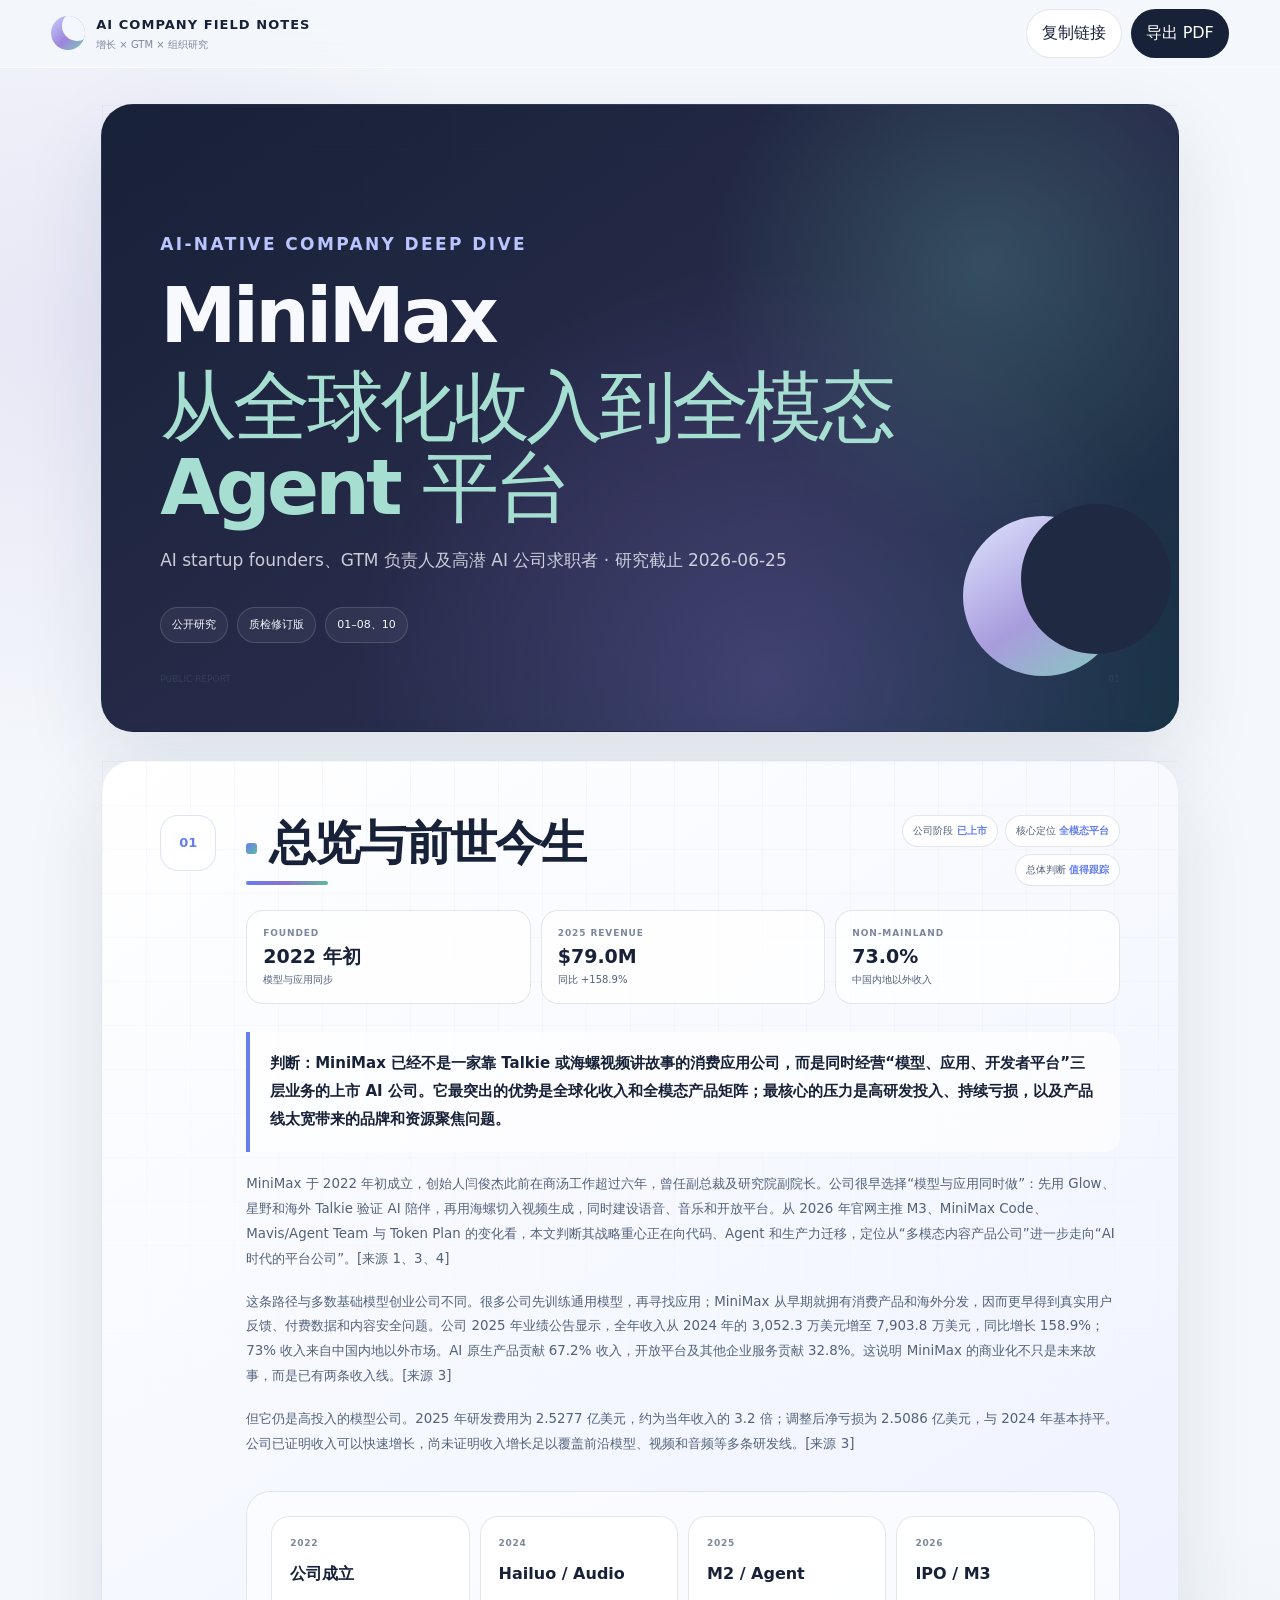
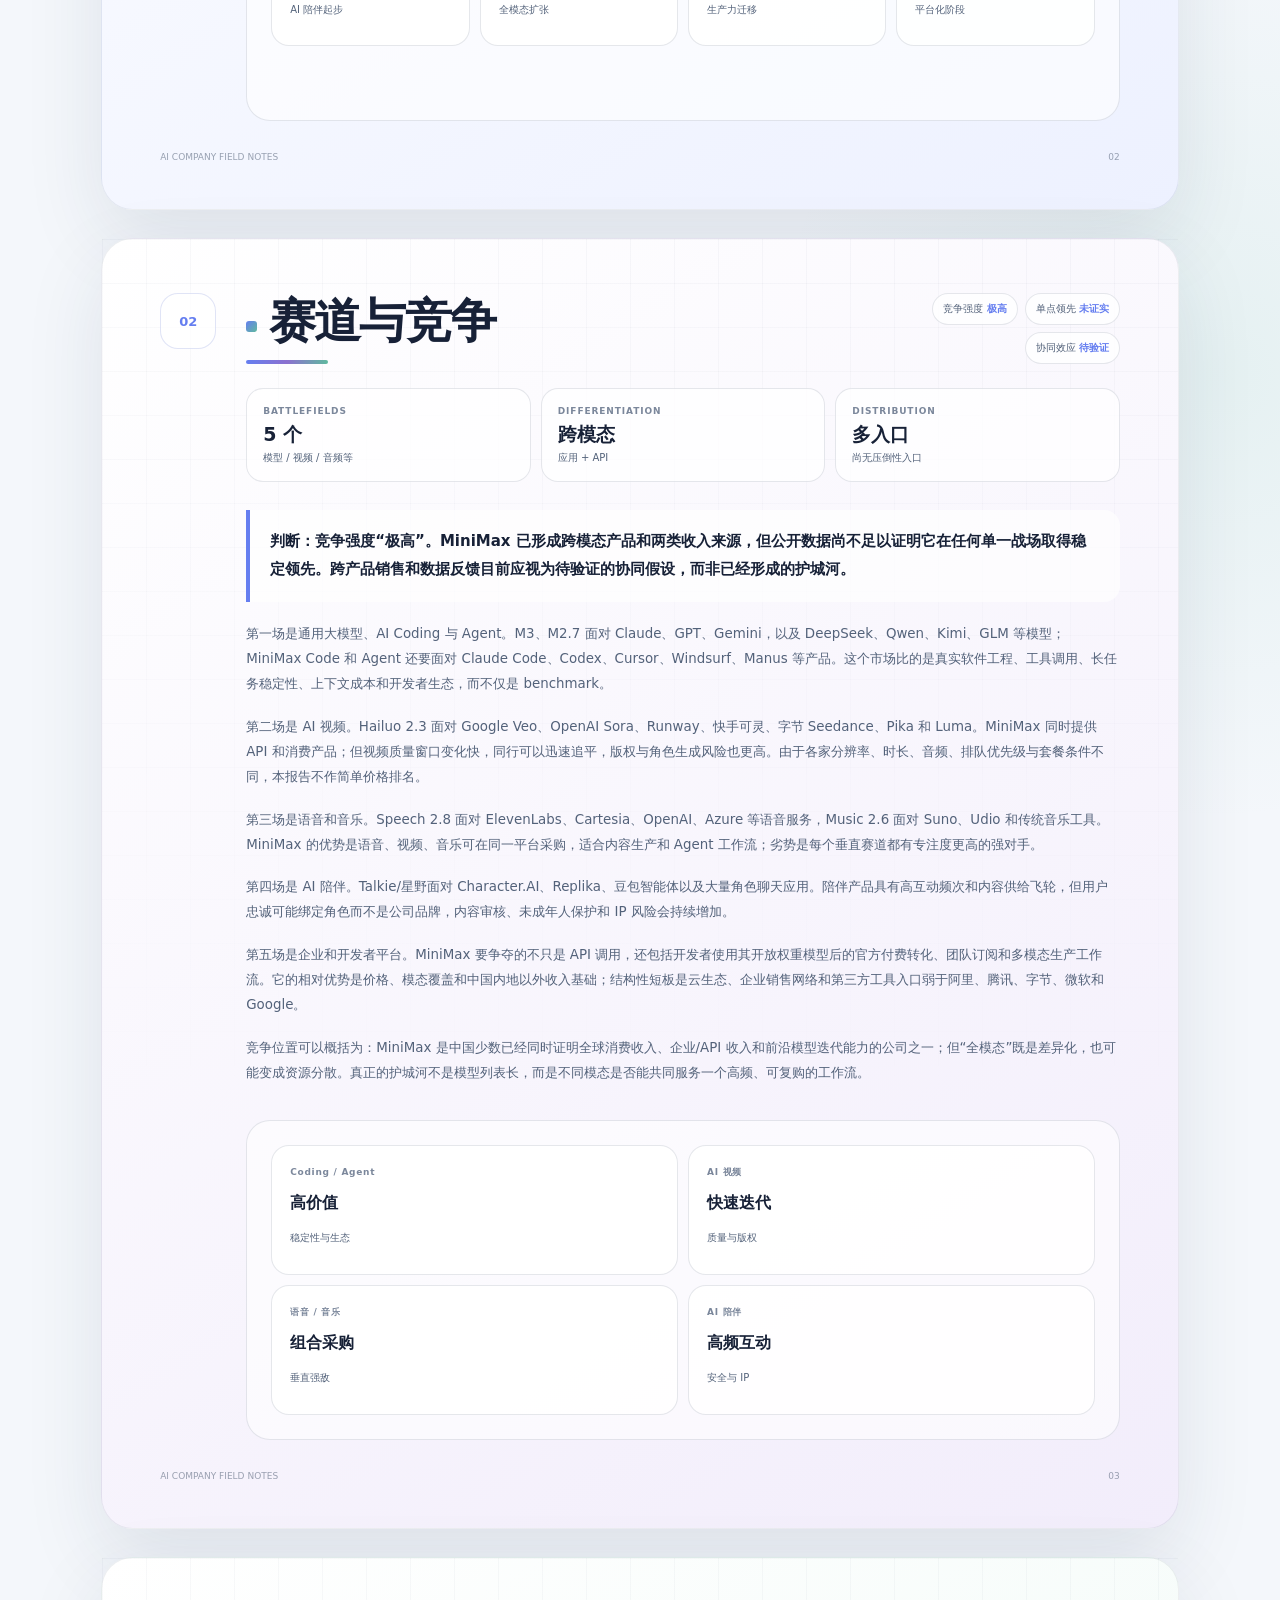
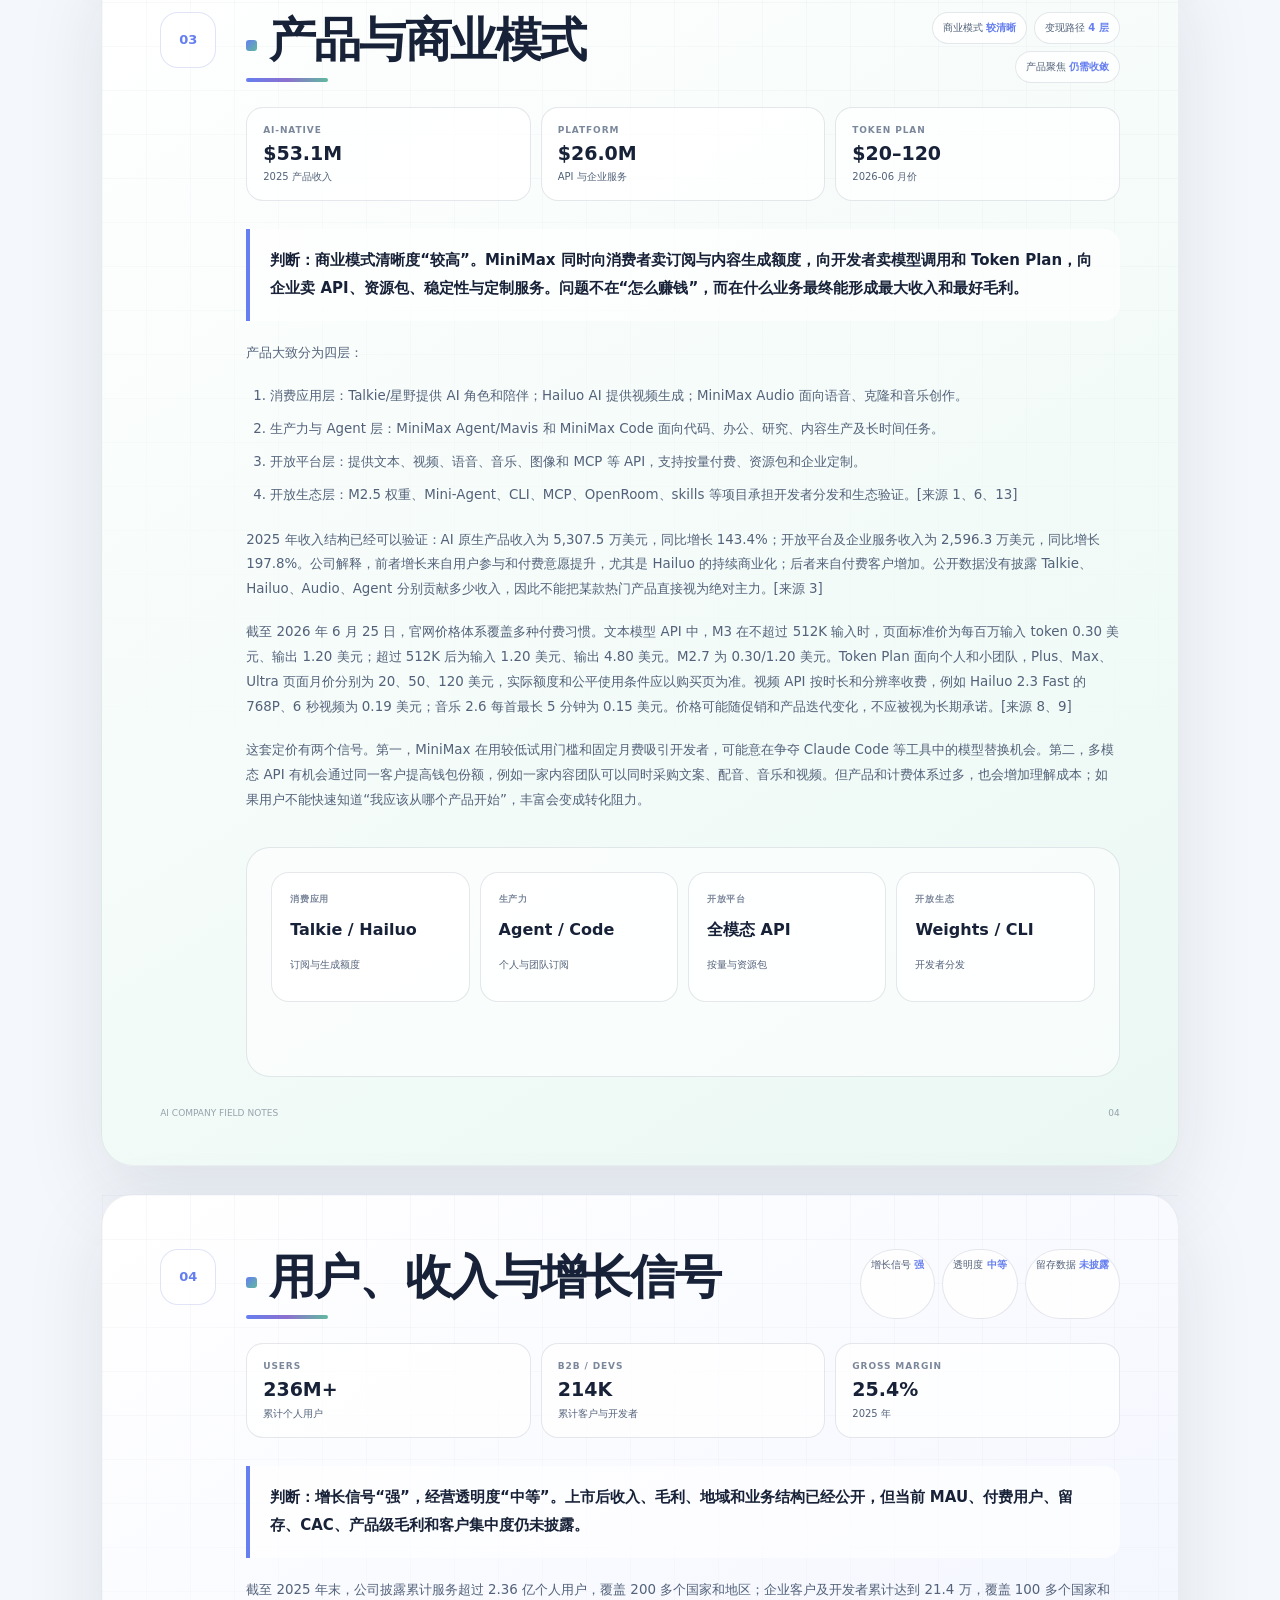
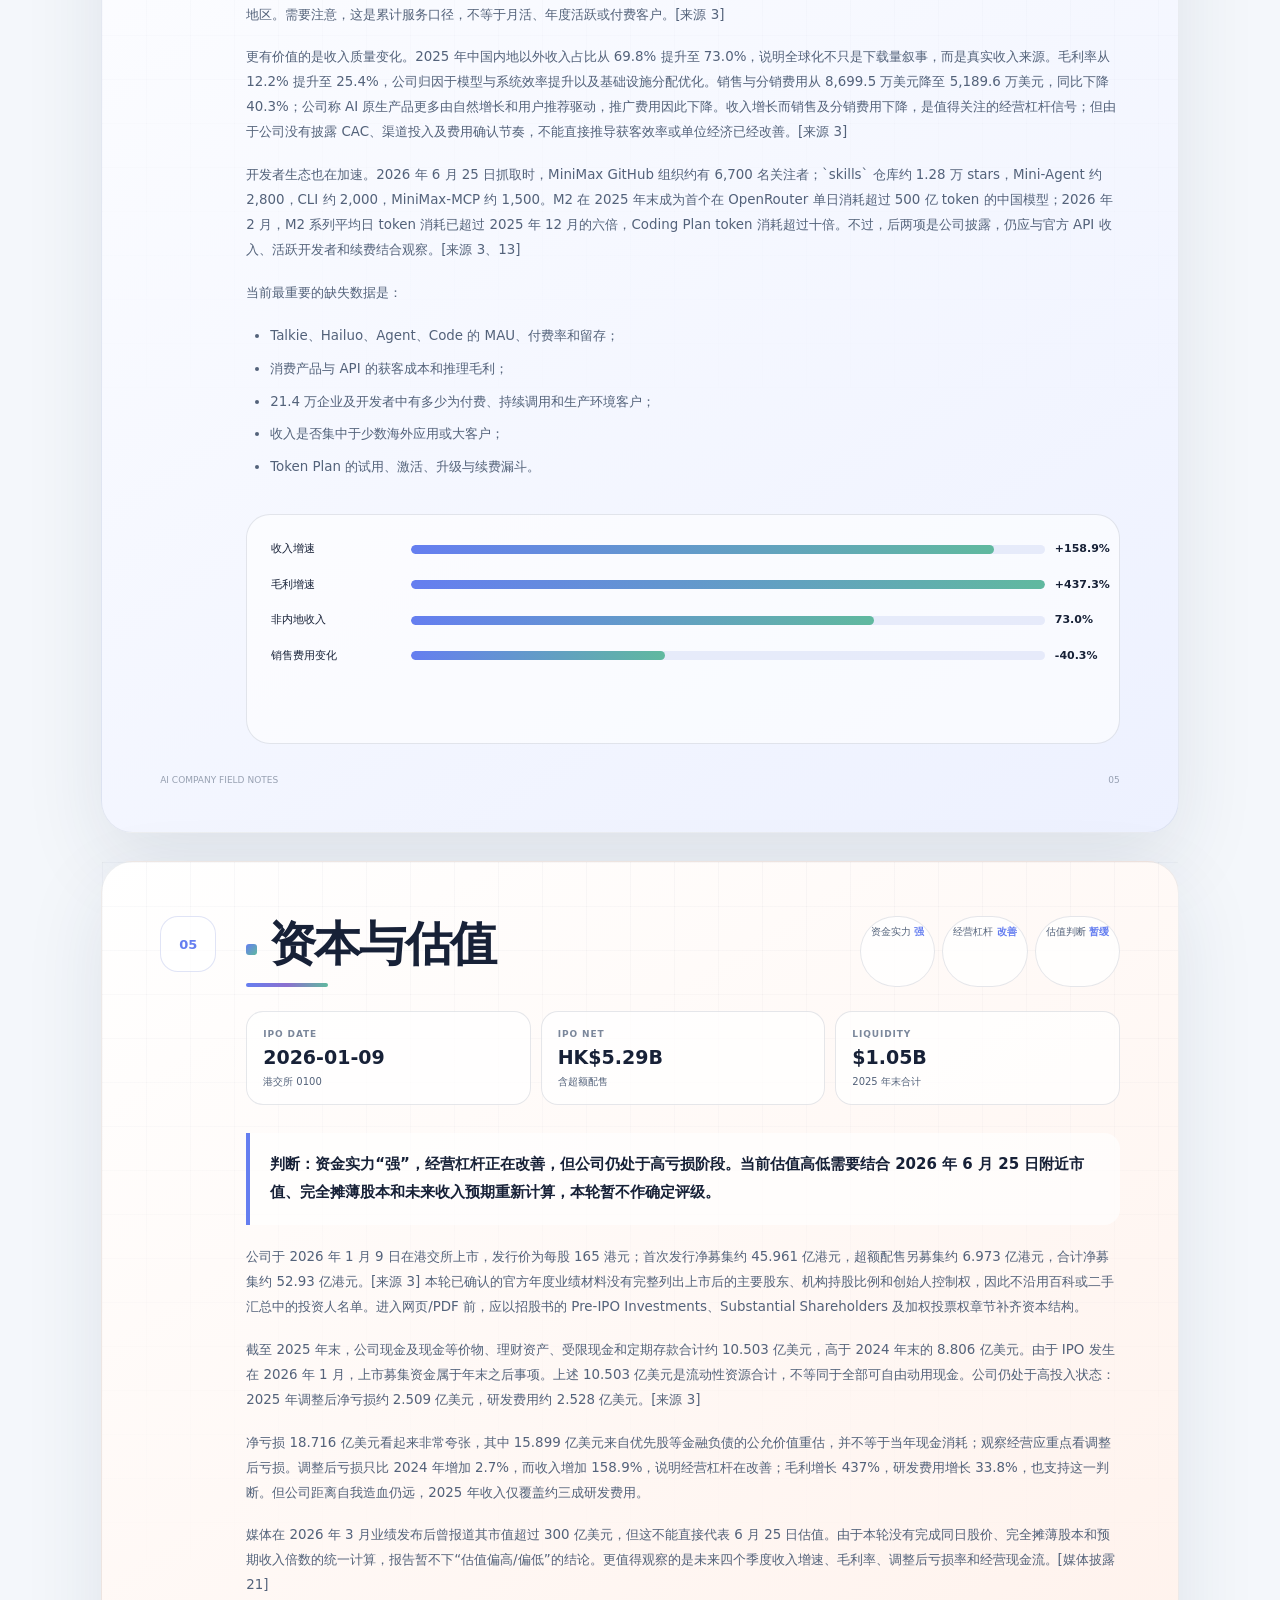
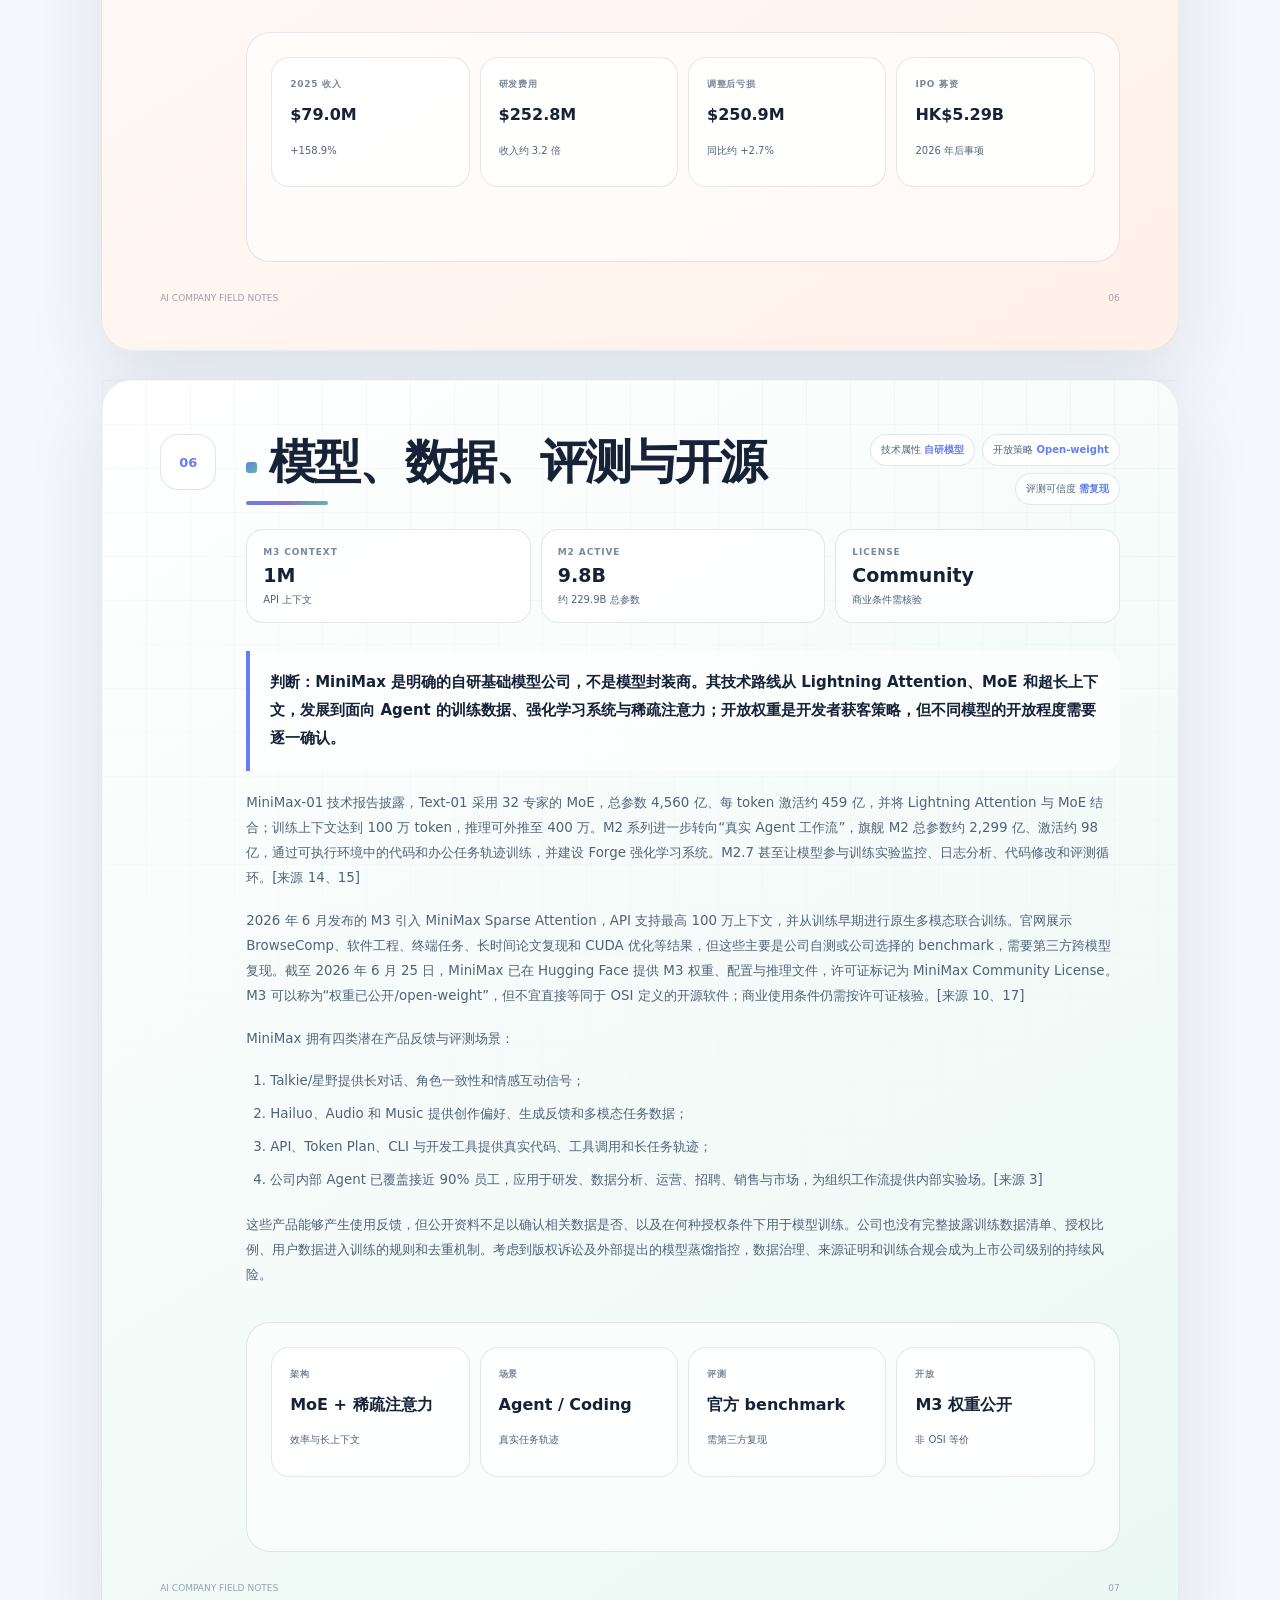
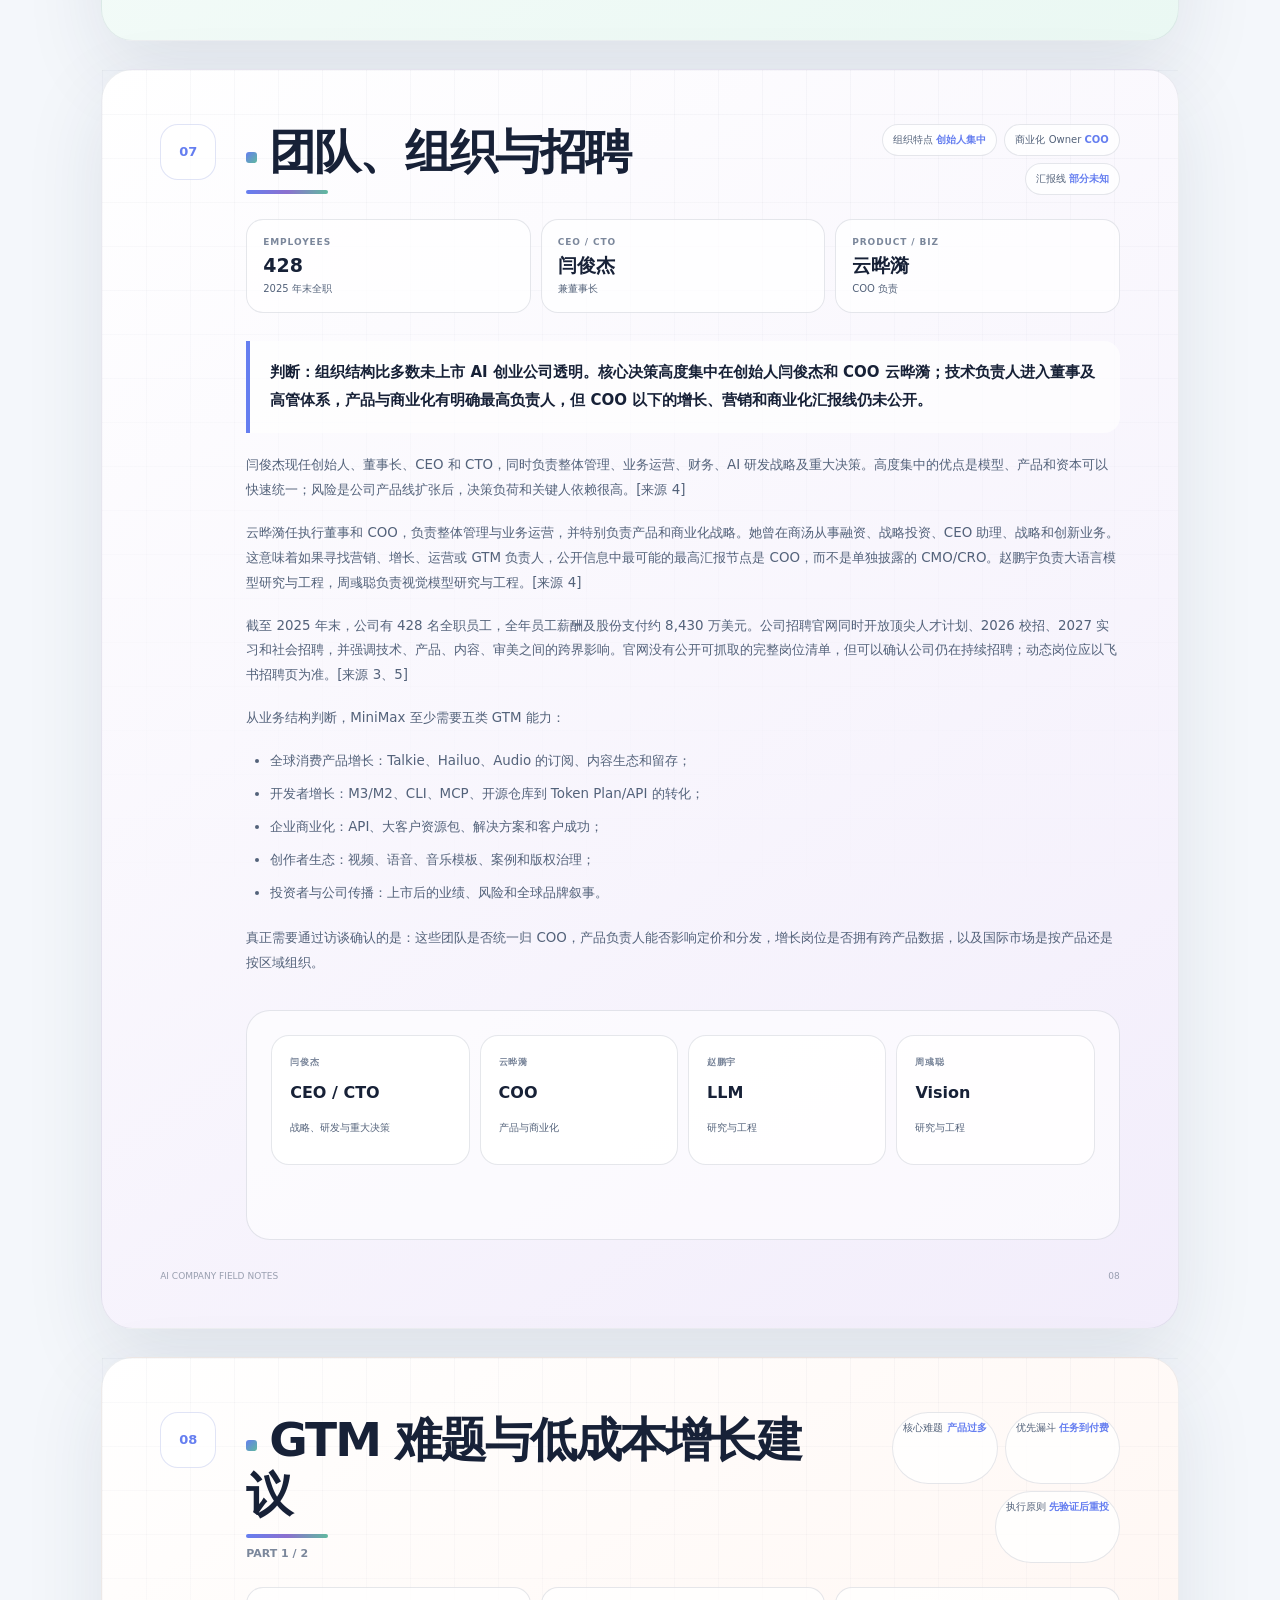
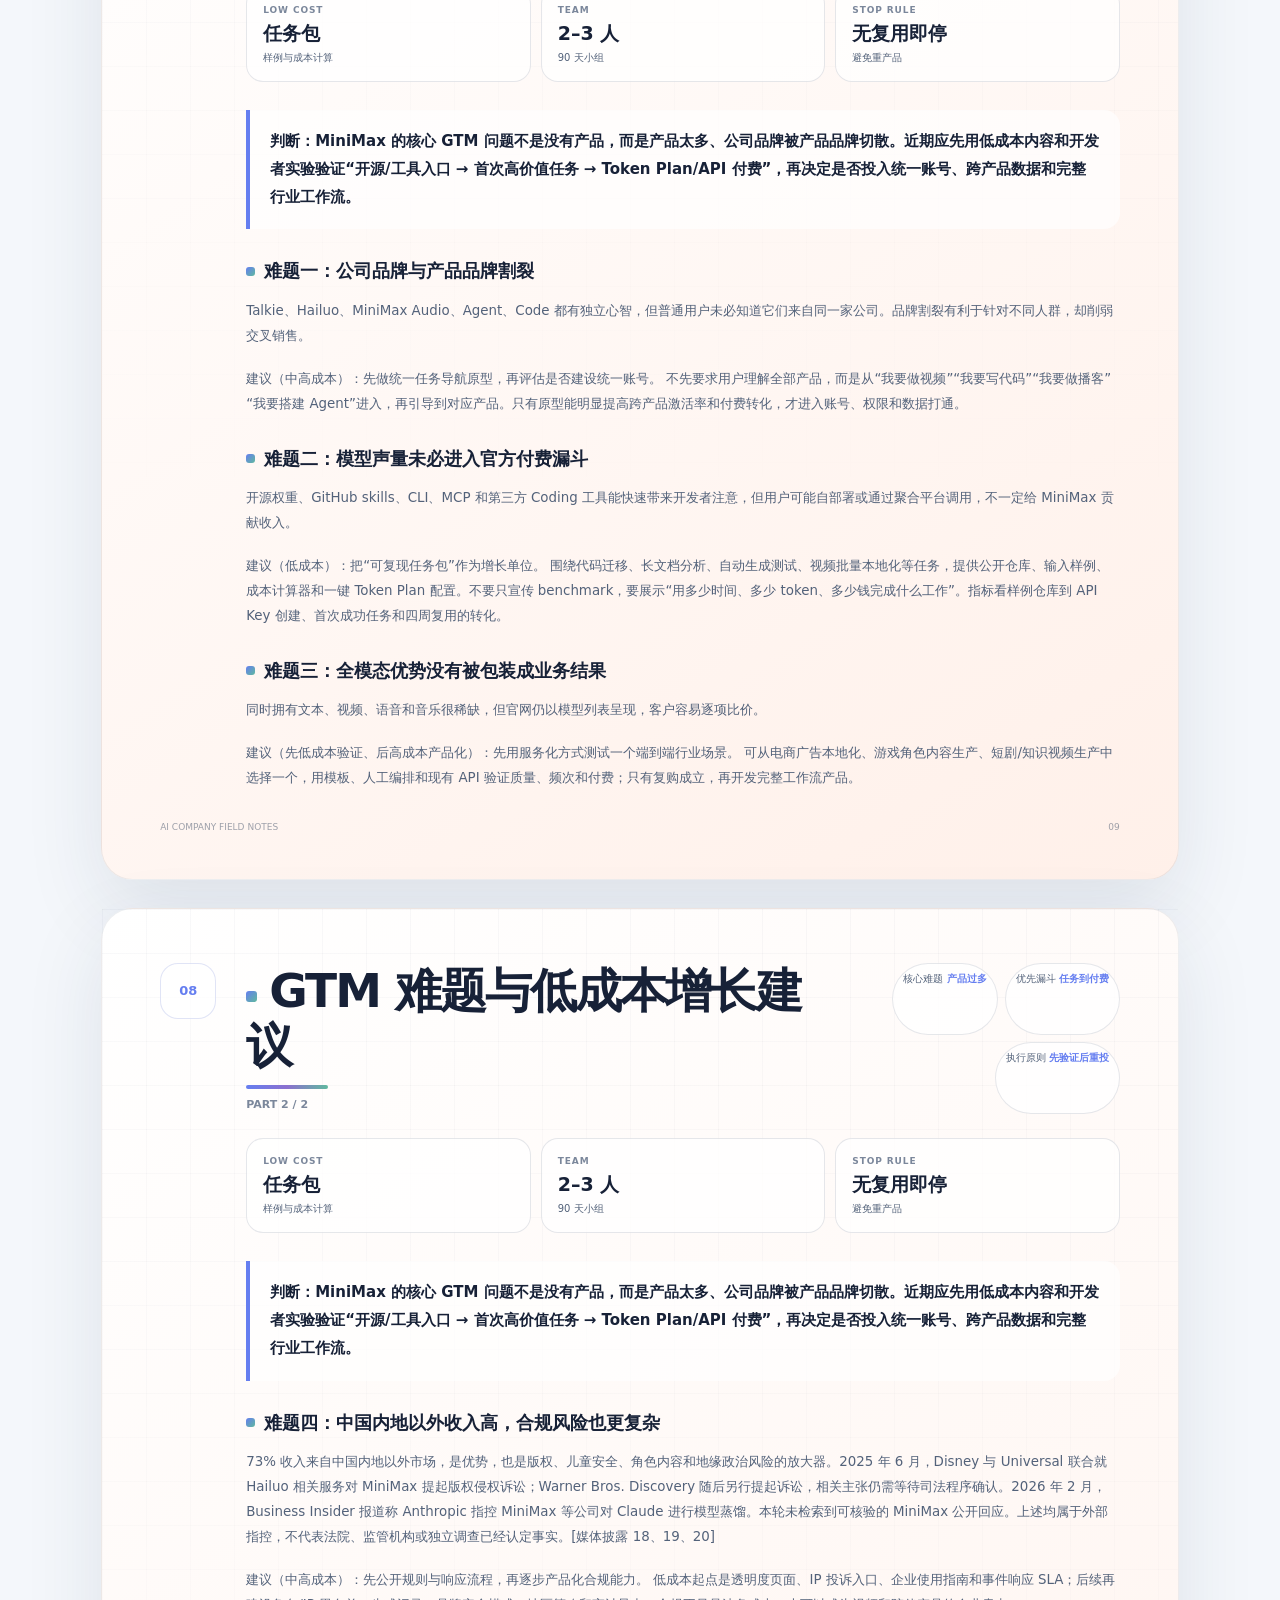
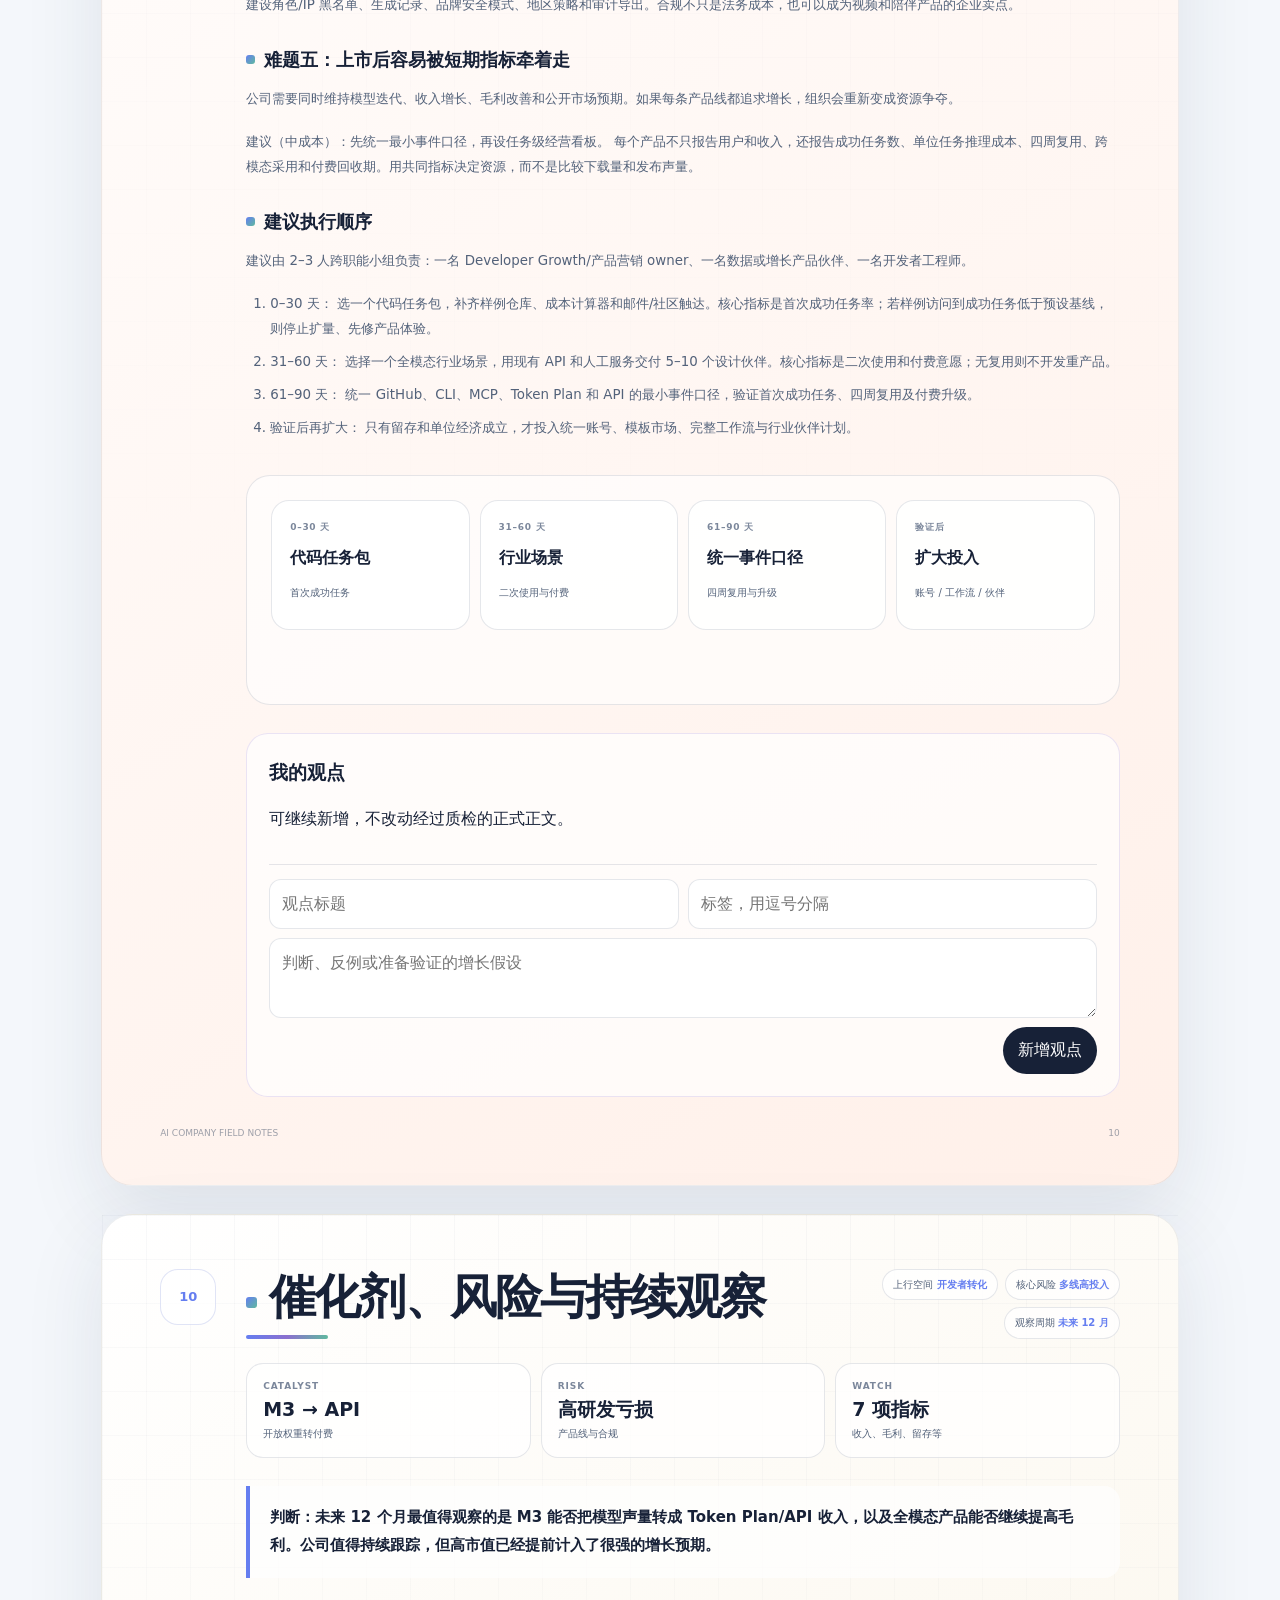
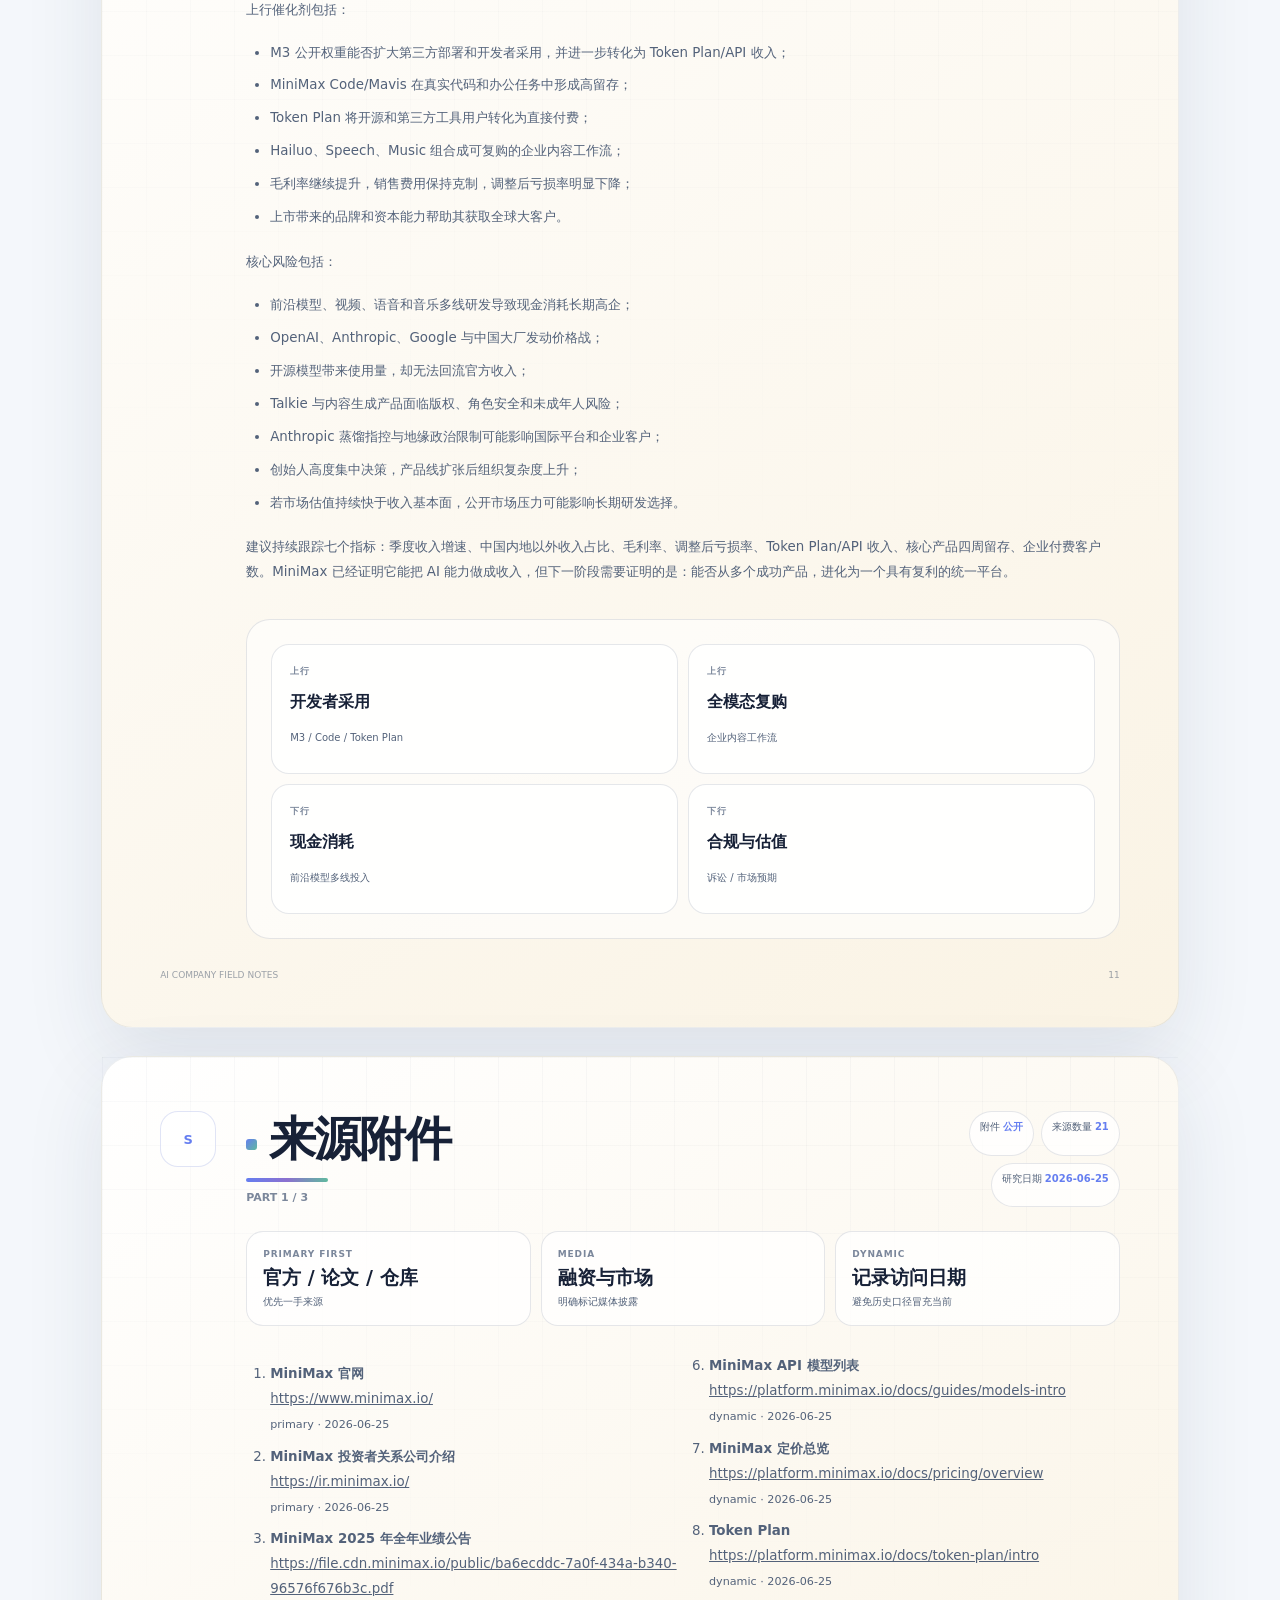
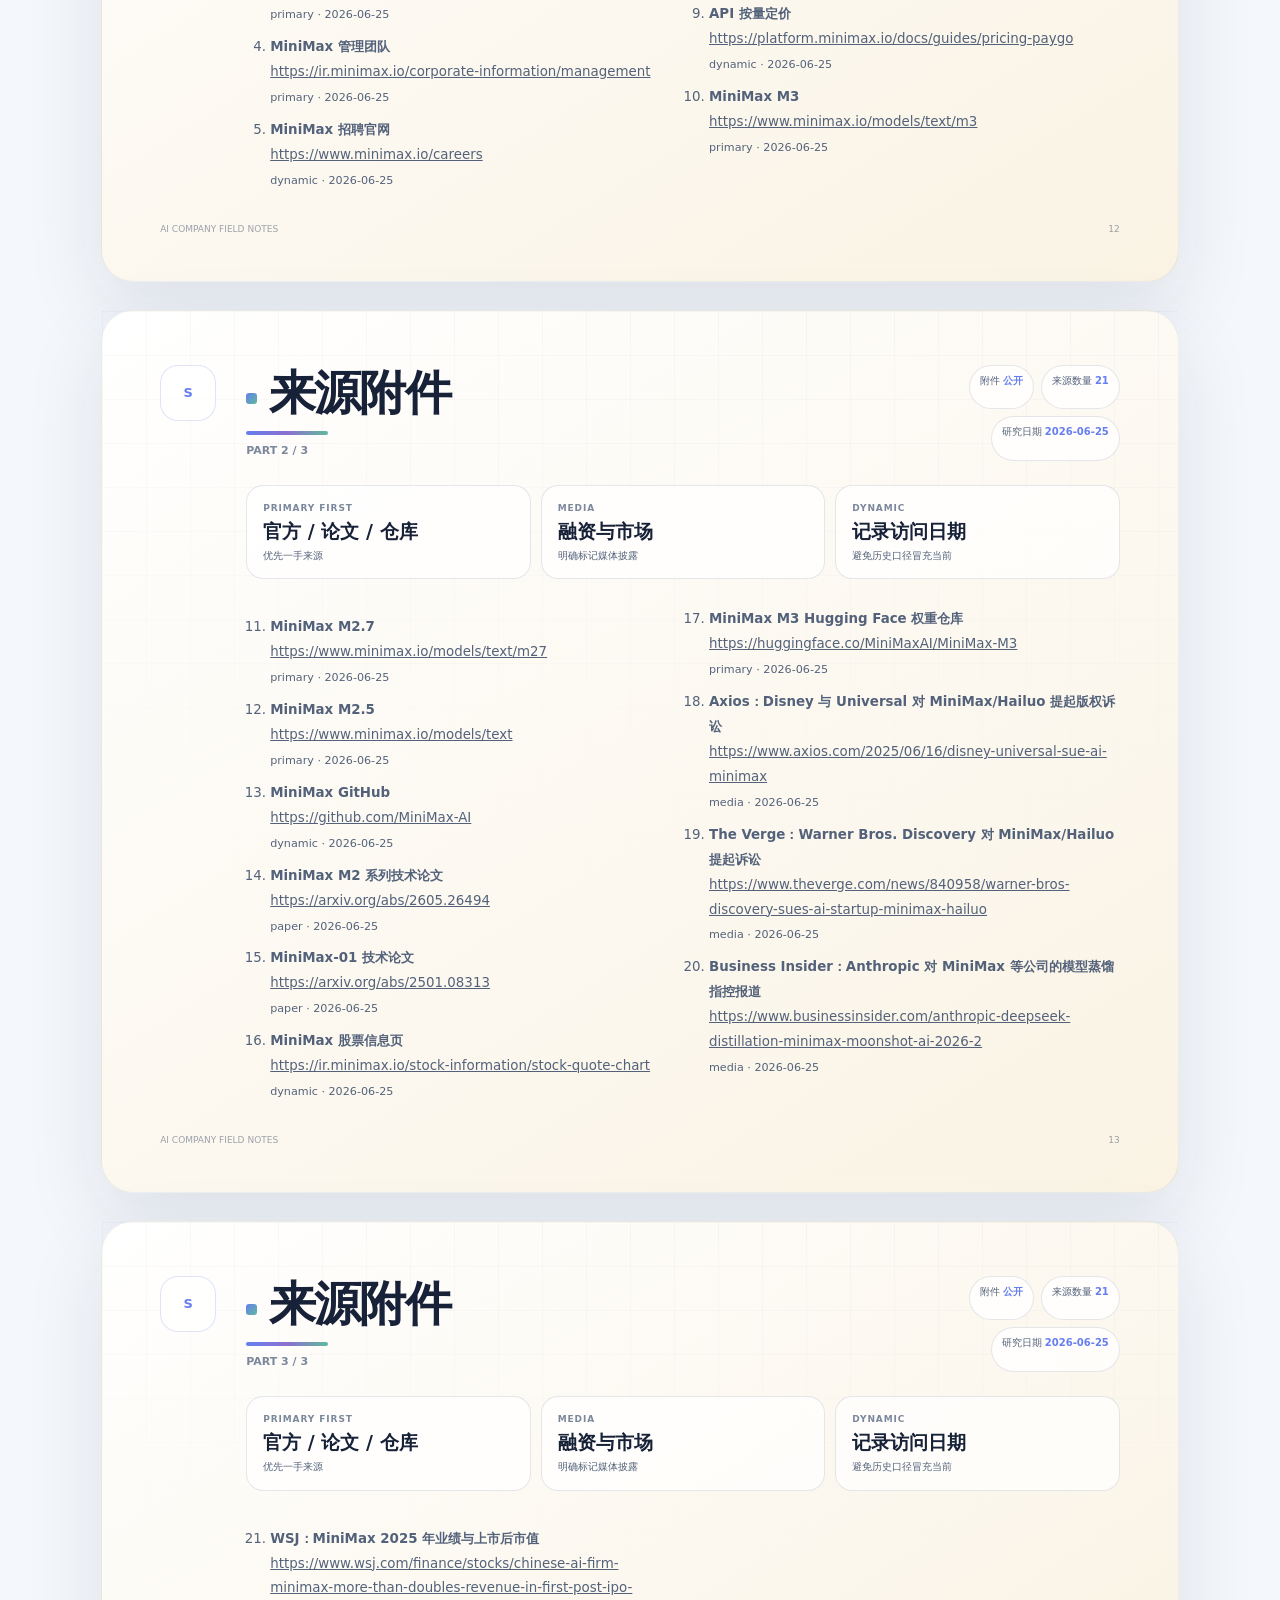
<file: examples/minimax/publish/index.html>
<!doctype html><html lang="zh-CN"><head>
      <meta charset="utf-8"><meta name="viewport" content="width=device-width,initial-scale=1">
      <title>MiniMax 深度研究</title>
      <link rel="stylesheet" href="./styles.css?v=2">
      <link rel="stylesheet" href="./print.css?v=1" media="print">
    </head><body>
      <div class="progress" data-progress></div>
      <header class="topbar"><a class="brand" href="#top"><span class="mark"></span>
        <span><strong>AI COMPANY FIELD NOTES</strong><small>增长 × GTM × 组织研究</small></span></a>
        <div class="actions"><button class="btn" data-share>复制链接</button>
        <button class="btn primary" data-print>导出 PDF</button></div></header>
      <div class="layout"><aside class="nav"><small>CONTENTS</small><a href="#section-01"><span class="n">01</span><span class="label">总览</span></a><a href="#section-02"><span class="n">02</span><span class="label">赛道与竞争</span></a><a href="#section-03"><span class="n">03</span><span class="label">产品与商业模式</span></a><a href="#section-04"><span class="n">04</span><span class="label">用户、收入与增长</span></a><a href="#section-05"><span class="n">05</span><span class="label">资本与估值</span></a><a href="#section-06"><span class="n">06</span><span class="label">模型、数据与开源</span></a><a href="#section-07"><span class="n">07</span><span class="label">团队、组织与招聘</span></a><a href="#section-08"><span class="n">08</span><span class="label">GTM 难题与增长建议</span></a><a href="#section-10"><span class="n">10</span><span class="label">催化剂、风险与观察</span></a>
        <a href="#sources-1"><span class="n">S</span><span class="label">来源附件</span></a>
        <div class="privacy">第 09 部分已物理分离，不进入公开网页、PDF 或发布包。</div>
      </aside><main class="report">
    <article class="page cover" id="top">
      <div class="cover-copy">
        <p class="eyebrow">AI-NATIVE COMPANY DEEP DIVE</p>
        <h1>MiniMax<span>从全球化收入到全模态 Agent 平台</span></h1>
        <p>AI startup founders、GTM 负责人及高潜 AI 公司求职者 · 研究截止 2026-06-25</p>
        <div class="pills">
          <span>公开研究</span>
          <span>质检修订版</span>
          <span>01–08、10</span>
        </div>
      </div>
      <div class="moon"></div>
      <footer class="footer"><span>PUBLIC REPORT</span><span>01</span></footer>
    </article>
    <article class="page blue" id="section-01">
      <header class="head">
        <span class="num">01</span>
        <div class="title-row">
          <div><h2>总览与前世今生</h2></div>
          <div class="tags"><span class="tag">公司阶段 <b>已上市</b></span><span class="tag">核心定位 <b>全模态平台</b></span><span class="tag">总体判断 <b>值得跟踪</b></span></div>
        </div>
      </header>
      <div class="signals"><div class="signal"><small>FOUNDED</small><strong>2022 年初</strong><span>模型与应用同步</span></div><div class="signal"><small>2025 REVENUE</small><strong>$79.0M</strong><span>同比 +158.9%</span></div><div class="signal"><small>NON-MAINLAND</small><strong>73.0%</strong><span>中国内地以外收入</span></div></div>
      <div class="copy"><div class="judgment">判断：MiniMax 已经不是一家靠 Talkie 或海螺视频讲故事的消费应用公司，而是同时经营“模型、应用、开发者平台”三层业务的上市 AI 公司。它最突出的优势是全球化收入和全模态产品矩阵；最核心的压力是高研发投入、持续亏损，以及产品线太宽带来的品牌和资源聚焦问题。</div><p>MiniMax 于 2022 年初成立，创始人闫俊杰此前在商汤工作超过六年，曾任副总裁及研究院副院长。公司很早选择“模型与应用同时做”：先用 Glow、星野和海外 Talkie 验证 AI 陪伴，再用海螺切入视频生成，同时建设语音、音乐和开放平台。从 2026 年官网主推 M3、MiniMax Code、Mavis/Agent Team 与 Token Plan 的变化看，本文判断其战略重心正在向代码、Agent 和生产力迁移，定位从“多模态内容产品公司”进一步走向“AI 时代的平台公司”。[来源 1、3、4]</p><p>这条路径与多数基础模型创业公司不同。很多公司先训练通用模型，再寻找应用；MiniMax 从早期就拥有消费产品和海外分发，因而更早得到真实用户反馈、付费数据和内容安全问题。公司 2025 年业绩公告显示，全年收入从 2024 年的 3,052.3 万美元增至 7,903.8 万美元，同比增长 158.9%；73% 收入来自中国内地以外市场。AI 原生产品贡献 67.2% 收入，开放平台及其他企业服务贡献 32.8%。这说明 MiniMax 的商业化不只是未来故事，而是已有两条收入线。[来源 3]</p><p>但它仍是高投入的模型公司。2025 年研发费用为 2.5277 亿美元，约为当年收入的 3.2 倍；调整后净亏损为 2.5086 亿美元，与 2024 年基本持平。公司已证明收入可以快速增长，尚未证明收入增长足以覆盖前沿模型、视频和音频等多条研发线。[来源 3]</p></div>
      <div class="visual"><div class="visual-grid" style="--cols:4"><div class="v-card"><small>2022</small><strong>公司成立</strong><span>AI 陪伴起步</span></div><div class="v-card"><small>2024</small><strong>Hailuo / Audio</strong><span>全模态扩张</span></div><div class="v-card"><small>2025</small><strong>M2 / Agent</strong><span>生产力迁移</span></div><div class="v-card"><small>2026</small><strong>IPO / M3</strong><span>平台化阶段</span></div></div></div>
      
      <footer class="footer"><span>AI COMPANY FIELD NOTES</span><span>02</span></footer>
    </article>
    <article class="page violet" id="section-02">
      <header class="head">
        <span class="num">02</span>
        <div class="title-row">
          <div><h2>赛道与竞争</h2></div>
          <div class="tags"><span class="tag">竞争强度 <b>极高</b></span><span class="tag">单点领先 <b>未证实</b></span><span class="tag">协同效应 <b>待验证</b></span></div>
        </div>
      </header>
      <div class="signals"><div class="signal"><small>BATTLEFIELDS</small><strong>5 个</strong><span>模型 / 视频 / 音频等</span></div><div class="signal"><small>DIFFERENTIATION</small><strong>跨模态</strong><span>应用 + API</span></div><div class="signal"><small>DISTRIBUTION</small><strong>多入口</strong><span>尚无压倒性入口</span></div></div>
      <div class="copy"><div class="judgment">判断：竞争强度“极高”。MiniMax 已形成跨模态产品和两类收入来源，但公开数据尚不足以证明它在任何单一战场取得稳定领先。跨产品销售和数据反馈目前应视为待验证的协同假设，而非已经形成的护城河。</div><p>第一场是通用大模型、AI Coding 与 Agent。M3、M2.7 面对 Claude、GPT、Gemini，以及 DeepSeek、Qwen、Kimi、GLM 等模型；MiniMax Code 和 Agent 还要面对 Claude Code、Codex、Cursor、Windsurf、Manus 等产品。这个市场比的是真实软件工程、工具调用、长任务稳定性、上下文成本和开发者生态，而不仅是 benchmark。</p><p>第二场是 AI 视频。Hailuo 2.3 面对 Google Veo、OpenAI Sora、Runway、快手可灵、字节 Seedance、Pika 和 Luma。MiniMax 同时提供 API 和消费产品；但视频质量窗口变化快，同行可以迅速追平，版权与角色生成风险也更高。由于各家分辨率、时长、音频、排队优先级与套餐条件不同，本报告不作简单价格排名。</p><p>第三场是语音和音乐。Speech 2.8 面对 ElevenLabs、Cartesia、OpenAI、Azure 等语音服务，Music 2.6 面对 Suno、Udio 和传统音乐工具。MiniMax 的优势是语音、视频、音乐可在同一平台采购，适合内容生产和 Agent 工作流；劣势是每个垂直赛道都有专注度更高的强对手。</p><p>第四场是 AI 陪伴。Talkie/星野面对 Character.AI、Replika、豆包智能体以及大量角色聊天应用。陪伴产品具有高互动频次和内容供给飞轮，但用户忠诚可能绑定角色而不是公司品牌，内容审核、未成年人保护和 IP 风险会持续增加。</p><p>第五场是企业和开发者平台。MiniMax 要争夺的不只是 API 调用，还包括开发者使用其开放权重模型后的官方付费转化、团队订阅和多模态生产工作流。它的相对优势是价格、模态覆盖和中国内地以外收入基础；结构性短板是云生态、企业销售网络和第三方工具入口弱于阿里、腾讯、字节、微软和 Google。</p><p>竞争位置可以概括为：MiniMax 是中国少数已经同时证明全球消费收入、企业/API 收入和前沿模型迭代能力的公司之一；但“全模态”既是差异化，也可能变成资源分散。真正的护城河不是模型列表长，而是不同模态是否能共同服务一个高频、可复购的工作流。</p></div>
      <div class="visual"><div class="visual-grid" style="--cols:2"><div class="v-card"><small>Coding / Agent</small><strong>高价值</strong><span>稳定性与生态</span></div><div class="v-card"><small>AI 视频</small><strong>快速迭代</strong><span>质量与版权</span></div><div class="v-card"><small>语音 / 音乐</small><strong>组合采购</strong><span>垂直强敌</span></div><div class="v-card"><small>AI 陪伴</small><strong>高频互动</strong><span>安全与 IP</span></div></div></div>
      
      <footer class="footer"><span>AI COMPANY FIELD NOTES</span><span>03</span></footer>
    </article>
    <article class="page mint" id="section-03">
      <header class="head">
        <span class="num">03</span>
        <div class="title-row">
          <div><h2>产品与商业模式</h2></div>
          <div class="tags"><span class="tag">商业模式 <b>较清晰</b></span><span class="tag">变现路径 <b>4 层</b></span><span class="tag">产品聚焦 <b>仍需收敛</b></span></div>
        </div>
      </header>
      <div class="signals"><div class="signal"><small>AI-NATIVE</small><strong>$53.1M</strong><span>2025 产品收入</span></div><div class="signal"><small>PLATFORM</small><strong>$26.0M</strong><span>API 与企业服务</span></div><div class="signal"><small>TOKEN PLAN</small><strong>$20–120</strong><span>2026-06 月价</span></div></div>
      <div class="copy"><div class="judgment">判断：商业模式清晰度“较高”。MiniMax 同时向消费者卖订阅与内容生成额度，向开发者卖模型调用和 Token Plan，向企业卖 API、资源包、稳定性与定制服务。问题不在“怎么赚钱”，而在什么业务最终能形成最大收入和最好毛利。</div><p>产品大致分为四层：</p><ol><li>消费应用层：Talkie/星野提供 AI 角色和陪伴；Hailuo AI 提供视频生成；MiniMax Audio 面向语音、克隆和音乐创作。</li><li>生产力与 Agent 层：MiniMax Agent/Mavis 和 MiniMax Code 面向代码、办公、研究、内容生产及长时间任务。</li><li>开放平台层：提供文本、视频、语音、音乐、图像和 MCP 等 API，支持按量付费、资源包和企业定制。</li><li>开放生态层：M2.5 权重、Mini-Agent、CLI、MCP、OpenRoom、skills 等项目承担开发者分发和生态验证。[来源 1、6、13]</li></ol><p>2025 年收入结构已经可以验证：AI 原生产品收入为 5,307.5 万美元，同比增长 143.4%；开放平台及企业服务收入为 2,596.3 万美元，同比增长 197.8%。公司解释，前者增长来自用户参与和付费意愿提升，尤其是 Hailuo 的持续商业化；后者来自付费客户增加。公开数据没有披露 Talkie、Hailuo、Audio、Agent 分别贡献多少收入，因此不能把某款热门产品直接视为绝对主力。[来源 3]</p><p>截至 2026 年 6 月 25 日，官网价格体系覆盖多种付费习惯。文本模型 API 中，M3 在不超过 512K 输入时，页面标准价为每百万输入 token 0.30 美元、输出 1.20 美元；超过 512K 后为输入 1.20 美元、输出 4.80 美元。M2.7 为 0.30/1.20 美元。Token Plan 面向个人和小团队，Plus、Max、Ultra 页面月价分别为 20、50、120 美元，实际额度和公平使用条件应以购买页为准。视频 API 按时长和分辨率收费，例如 Hailuo 2.3 Fast 的 768P、6 秒视频为 0.19 美元；音乐 2.6 每首最长 5 分钟为 0.15 美元。价格可能随促销和产品迭代变化，不应被视为长期承诺。[来源 8、9]</p><p>这套定价有两个信号。第一，MiniMax 在用较低试用门槛和固定月费吸引开发者，可能意在争夺 Claude Code 等工具中的模型替换机会。第二，多模态 API 有机会通过同一客户提高钱包份额，例如一家内容团队可以同时采购文案、配音、音乐和视频。但产品和计费体系过多，也会增加理解成本；如果用户不能快速知道“我应该从哪个产品开始”，丰富会变成转化阻力。</p></div>
      <div class="visual"><div class="visual-grid" style="--cols:4"><div class="v-card"><small>消费应用</small><strong>Talkie / Hailuo</strong><span>订阅与生成额度</span></div><div class="v-card"><small>生产力</small><strong>Agent / Code</strong><span>个人与团队订阅</span></div><div class="v-card"><small>开放平台</small><strong>全模态 API</strong><span>按量与资源包</span></div><div class="v-card"><small>开放生态</small><strong>Weights / CLI</strong><span>开发者分发</span></div></div></div>
      
      <footer class="footer"><span>AI COMPANY FIELD NOTES</span><span>04</span></footer>
    </article>
    <article class="page blue" id="section-04">
      <header class="head">
        <span class="num">04</span>
        <div class="title-row">
          <div><h2>用户、收入与增长信号</h2></div>
          <div class="tags"><span class="tag">增长信号 <b>强</b></span><span class="tag">透明度 <b>中等</b></span><span class="tag">留存数据 <b>未披露</b></span></div>
        </div>
      </header>
      <div class="signals"><div class="signal"><small>USERS</small><strong>236M+</strong><span>累计个人用户</span></div><div class="signal"><small>B2B / DEVS</small><strong>214K</strong><span>累计客户与开发者</span></div><div class="signal"><small>GROSS MARGIN</small><strong>25.4%</strong><span>2025 年</span></div></div>
      <div class="copy"><div class="judgment">判断：增长信号“强”，经营透明度“中等”。上市后收入、毛利、地域和业务结构已经公开，但当前 MAU、付费用户、留存、CAC、产品级毛利和客户集中度仍未披露。</div><p>截至 2025 年末，公司披露累计服务超过 2.36 亿个人用户，覆盖 200 多个国家和地区；企业客户及开发者累计达到 21.4 万，覆盖 100 多个国家和地区。需要注意，这是累计服务口径，不等于月活、年度活跃或付费客户。[来源 3]</p><p>更有价值的是收入质量变化。2025 年中国内地以外收入占比从 69.8% 提升至 73.0%，说明全球化不只是下载量叙事，而是真实收入来源。毛利率从 12.2% 提升至 25.4%，公司归因于模型与系统效率提升以及基础设施分配优化。销售与分销费用从 8,699.5 万美元降至 5,189.6 万美元，同比下降 40.3%；公司称 AI 原生产品更多由自然增长和用户推荐驱动，推广费用因此下降。收入增长而销售及分销费用下降，是值得关注的经营杠杆信号；但由于公司没有披露 CAC、渠道投入及费用确认节奏，不能直接推导获客效率或单位经济已经改善。[来源 3]</p><p>开发者生态也在加速。2026 年 6 月 25 日抓取时，MiniMax GitHub 组织约有 6,700 名关注者；`skills` 仓库约 1.28 万 stars，Mini-Agent 约 2,800，CLI 约 2,000，MiniMax-MCP 约 1,500。M2 在 2025 年末成为首个在 OpenRouter 单日消耗超过 500 亿 token 的中国模型；2026 年 2 月，M2 系列平均日 token 消耗已超过 2025 年 12 月的六倍，Coding Plan token 消耗超过十倍。不过，后两项是公司披露，仍应与官方 API 收入、活跃开发者和续费结合观察。[来源 3、13]</p><p>当前最重要的缺失数据是：</p><ul><li>Talkie、Hailuo、Agent、Code 的 MAU、付费率和留存；</li><li>消费产品与 API 的获客成本和推理毛利；</li><li>21.4 万企业及开发者中有多少为付费、持续调用和生产环境客户；</li><li>收入是否集中于少数海外应用或大客户；</li><li>Token Plan 的试用、激活、升级与续费漏斗。</li></ul></div>
      <div class="visual"><div class="bars"><div class="bar"><span>收入增速</span><i><b style="width:92%"></b></i><strong>+158.9%</strong></div><div class="bar"><span>毛利增速</span><i><b style="width:100%"></b></i><strong>+437.3%</strong></div><div class="bar"><span>非内地收入</span><i><b style="width:73%"></b></i><strong>73.0%</strong></div><div class="bar"><span>销售费用变化</span><i><b style="width:40%"></b></i><strong>-40.3%</strong></div></div></div>
      
      <footer class="footer"><span>AI COMPANY FIELD NOTES</span><span>05</span></footer>
    </article>
    <article class="page peach" id="section-05">
      <header class="head">
        <span class="num">05</span>
        <div class="title-row">
          <div><h2>资本与估值</h2></div>
          <div class="tags"><span class="tag">资金实力 <b>强</b></span><span class="tag">经营杠杆 <b>改善</b></span><span class="tag">估值判断 <b>暂缓</b></span></div>
        </div>
      </header>
      <div class="signals"><div class="signal"><small>IPO DATE</small><strong>2026-01-09</strong><span>港交所 0100</span></div><div class="signal"><small>IPO NET</small><strong>HK$5.29B</strong><span>含超额配售</span></div><div class="signal"><small>LIQUIDITY</small><strong>$1.05B</strong><span>2025 年末合计</span></div></div>
      <div class="copy"><div class="judgment">判断：资金实力“强”，经营杠杆正在改善，但公司仍处于高亏损阶段。当前估值高低需要结合 2026 年 6 月 25 日附近市值、完全摊薄股本和未来收入预期重新计算，本轮暂不作确定评级。</div><p>公司于 2026 年 1 月 9 日在港交所上市，发行价为每股 165 港元；首次发行净募集约 45.961 亿港元，超额配售另募集约 6.973 亿港元，合计净募集约 52.93 亿港元。[来源 3] 本轮已确认的官方年度业绩材料没有完整列出上市后的主要股东、机构持股比例和创始人控制权，因此不沿用百科或二手汇总中的投资人名单。进入网页/PDF 前，应以招股书的 Pre-IPO Investments、Substantial Shareholders 及加权投票权章节补齐资本结构。</p><p>截至 2025 年末，公司现金及现金等价物、理财资产、受限现金和定期存款合计约 10.503 亿美元，高于 2024 年末的 8.806 亿美元。由于 IPO 发生在 2026 年 1 月，上市募集资金属于年末之后事项。上述 10.503 亿美元是流动性资源合计，不等同于全部可自由动用现金。公司仍处于高投入状态：2025 年调整后净亏损约 2.509 亿美元，研发费用约 2.528 亿美元。[来源 3]</p><p>净亏损 18.716 亿美元看起来非常夸张，其中 15.899 亿美元来自优先股等金融负债的公允价值重估，并不等于当年现金消耗；观察经营应重点看调整后亏损。调整后亏损只比 2024 年增加 2.7%，而收入增加 158.9%，说明经营杠杆在改善；毛利增长 437%，研发费用增长 33.8%，也支持这一判断。但公司距离自我造血仍远，2025 年收入仅覆盖约三成研发费用。</p><p>媒体在 2026 年 3 月业绩发布后曾报道其市值超过 300 亿美元，但这不能直接代表 6 月 25 日估值。由于本轮没有完成同日股价、完全摊薄股本和预期收入倍数的统一计算，报告暂不下“估值偏高/偏低”的结论。更值得观察的是未来四个季度收入增速、毛利率、调整后亏损率和经营现金流。[媒体披露 21]</p></div>
      <div class="visual"><div class="visual-grid" style="--cols:4"><div class="v-card"><small>2025 收入</small><strong>$79.0M</strong><span>+158.9%</span></div><div class="v-card"><small>研发费用</small><strong>$252.8M</strong><span>收入约 3.2 倍</span></div><div class="v-card"><small>调整后亏损</small><strong>$250.9M</strong><span>同比约 +2.7%</span></div><div class="v-card"><small>IPO 募资</small><strong>HK$5.29B</strong><span>2026 年后事项</span></div></div></div>
      
      <footer class="footer"><span>AI COMPANY FIELD NOTES</span><span>06</span></footer>
    </article>
    <article class="page mint" id="section-06">
      <header class="head">
        <span class="num">06</span>
        <div class="title-row">
          <div><h2>模型、数据、评测与开源</h2></div>
          <div class="tags"><span class="tag">技术属性 <b>自研模型</b></span><span class="tag">开放策略 <b>Open-weight</b></span><span class="tag">评测可信度 <b>需复现</b></span></div>
        </div>
      </header>
      <div class="signals"><div class="signal"><small>M3 CONTEXT</small><strong>1M</strong><span>API 上下文</span></div><div class="signal"><small>M2 ACTIVE</small><strong>9.8B</strong><span>约 229.9B 总参数</span></div><div class="signal"><small>LICENSE</small><strong>Community</strong><span>商业条件需核验</span></div></div>
      <div class="copy"><div class="judgment">判断：MiniMax 是明确的自研基础模型公司，不是模型封装商。其技术路线从 Lightning Attention、MoE 和超长上下文，发展到面向 Agent 的训练数据、强化学习系统与稀疏注意力；开放权重是开发者获客策略，但不同模型的开放程度需要逐一确认。</div><p>MiniMax-01 技术报告披露，Text-01 采用 32 专家的 MoE，总参数 4,560 亿、每 token 激活约 459 亿，并将 Lightning Attention 与 MoE 结合；训练上下文达到 100 万 token，推理可外推至 400 万。M2 系列进一步转向“真实 Agent 工作流”，旗舰 M2 总参数约 2,299 亿、激活约 98 亿，通过可执行环境中的代码和办公任务轨迹训练，并建设 Forge 强化学习系统。M2.7 甚至让模型参与训练实验监控、日志分析、代码修改和评测循环。[来源 14、15]</p><p>2026 年 6 月发布的 M3 引入 MiniMax Sparse Attention，API 支持最高 100 万上下文，并从训练早期进行原生多模态联合训练。官网展示 BrowseComp、软件工程、终端任务、长时间论文复现和 CUDA 优化等结果，但这些主要是公司自测或公司选择的 benchmark，需要第三方跨模型复现。截至 2026 年 6 月 25 日，MiniMax 已在 Hugging Face 提供 M3 权重、配置与推理文件，许可证标记为 MiniMax Community License。M3 可以称为“权重已公开/open-weight”，但不宜直接等同于 OSI 定义的开源软件；商业使用条件仍需按许可证核验。[来源 10、17]</p><p>MiniMax 拥有四类潜在产品反馈与评测场景：</p><ol><li>Talkie/星野提供长对话、角色一致性和情感互动信号；</li><li>Hailuo、Audio 和 Music 提供创作偏好、生成反馈和多模态任务数据；</li><li>API、Token Plan、CLI 与开发工具提供真实代码、工具调用和长任务轨迹；</li><li>公司内部 Agent 已覆盖接近 90% 员工，应用于研发、数据分析、运营、招聘、销售与市场，为组织工作流提供内部实验场。[来源 3]</li></ol><p>这些产品能够产生使用反馈，但公开资料不足以确认相关数据是否、以及在何种授权条件下用于模型训练。公司也没有完整披露训练数据清单、授权比例、用户数据进入训练的规则和去重机制。考虑到版权诉讼及外部提出的模型蒸馏指控，数据治理、来源证明和训练合规会成为上市公司级别的持续风险。</p></div>
      <div class="visual"><div class="visual-grid" style="--cols:4"><div class="v-card"><small>架构</small><strong>MoE + 稀疏注意力</strong><span>效率与长上下文</span></div><div class="v-card"><small>场景</small><strong>Agent / Coding</strong><span>真实任务轨迹</span></div><div class="v-card"><small>评测</small><strong>官方 benchmark</strong><span>需第三方复现</span></div><div class="v-card"><small>开放</small><strong>M3 权重公开</strong><span>非 OSI 等价</span></div></div></div>
      
      <footer class="footer"><span>AI COMPANY FIELD NOTES</span><span>07</span></footer>
    </article>
    <article class="page violet" id="section-07">
      <header class="head">
        <span class="num">07</span>
        <div class="title-row">
          <div><h2>团队、组织与招聘</h2></div>
          <div class="tags"><span class="tag">组织特点 <b>创始人集中</b></span><span class="tag">商业化 Owner <b>COO</b></span><span class="tag">汇报线 <b>部分未知</b></span></div>
        </div>
      </header>
      <div class="signals"><div class="signal"><small>EMPLOYEES</small><strong>428</strong><span>2025 年末全职</span></div><div class="signal"><small>CEO / CTO</small><strong>闫俊杰</strong><span>兼董事长</span></div><div class="signal"><small>PRODUCT / BIZ</small><strong>云晔漪</strong><span>COO 负责</span></div></div>
      <div class="copy"><div class="judgment">判断：组织结构比多数未上市 AI 创业公司透明。核心决策高度集中在创始人闫俊杰和 COO 云晔漪；技术负责人进入董事及高管体系，产品与商业化有明确最高负责人，但 COO 以下的增长、营销和商业化汇报线仍未公开。</div><p>闫俊杰现任创始人、董事长、CEO 和 CTO，同时负责整体管理、业务运营、财务、AI 研发战略及重大决策。高度集中的优点是模型、产品和资本可以快速统一；风险是公司产品线扩张后，决策负荷和关键人依赖很高。[来源 4]</p><p>云晔漪任执行董事和 COO，负责整体管理与业务运营，并特别负责产品和商业化战略。她曾在商汤从事融资、战略投资、CEO 助理、战略和创新业务。这意味着如果寻找营销、增长、运营或 GTM 负责人，公开信息中最可能的最高汇报节点是 COO，而不是单独披露的 CMO/CRO。赵鹏宇负责大语言模型研究与工程，周彧聪负责视觉模型研究与工程。[来源 4]</p><p>截至 2025 年末，公司有 428 名全职员工，全年员工薪酬及股份支付约 8,430 万美元。公司招聘官网同时开放顶尖人才计划、2026 校招、2027 实习和社会招聘，并强调技术、产品、内容、审美之间的跨界影响。官网没有公开可抓取的完整岗位清单，但可以确认公司仍在持续招聘；动态岗位应以飞书招聘页为准。[来源 3、5]</p><p>从业务结构判断，MiniMax 至少需要五类 GTM 能力：</p><ul><li>全球消费产品增长：Talkie、Hailuo、Audio 的订阅、内容生态和留存；</li><li>开发者增长：M3/M2、CLI、MCP、开源仓库到 Token Plan/API 的转化；</li><li>企业商业化：API、大客户资源包、解决方案和客户成功；</li><li>创作者生态：视频、语音、音乐模板、案例和版权治理；</li><li>投资者与公司传播：上市后的业绩、风险和全球品牌叙事。</li></ul><p>真正需要通过访谈确认的是：这些团队是否统一归 COO，产品负责人能否影响定价和分发，增长岗位是否拥有跨产品数据，以及国际市场是按产品还是按区域组织。</p></div>
      <div class="visual"><div class="visual-grid" style="--cols:4"><div class="v-card"><small>闫俊杰</small><strong>CEO / CTO</strong><span>战略、研发与重大决策</span></div><div class="v-card"><small>云晔漪</small><strong>COO</strong><span>产品与商业化</span></div><div class="v-card"><small>赵鹏宇</small><strong>LLM</strong><span>研究与工程</span></div><div class="v-card"><small>周彧聪</small><strong>Vision</strong><span>研究与工程</span></div></div></div>
      
      <footer class="footer"><span>AI COMPANY FIELD NOTES</span><span>08</span></footer>
    </article>
    <article class="page peach" id="section-08">
      <header class="head">
        <span class="num">08</span>
        <div class="title-row">
          <div><h2>GTM 难题与低成本增长建议</h2><span class="part">PART 1 / 2</span></div>
          <div class="tags"><span class="tag">核心难题 <b>产品过多</b></span><span class="tag">优先漏斗 <b>任务到付费</b></span><span class="tag">执行原则 <b>先验证后重投</b></span></div>
        </div>
      </header>
      <div class="signals"><div class="signal"><small>LOW COST</small><strong>任务包</strong><span>样例与成本计算</span></div><div class="signal"><small>TEAM</small><strong>2–3 人</strong><span>90 天小组</span></div><div class="signal"><small>STOP RULE</small><strong>无复用即停</strong><span>避免重产品</span></div></div>
      <div class="copy"><div class="judgment">判断：MiniMax 的核心 GTM 问题不是没有产品，而是产品太多、公司品牌被产品品牌切散。近期应先用低成本内容和开发者实验验证“开源/工具入口 → 首次高价值任务 → Token Plan/API 付费”，再决定是否投入统一账号、跨产品数据和完整行业工作流。</div><h3>难题一：公司品牌与产品品牌割裂</h3><p>Talkie、Hailuo、MiniMax Audio、Agent、Code 都有独立心智，但普通用户未必知道它们来自同一家公司。品牌割裂有利于针对不同人群，却削弱交叉销售。</p><p>建议（中高成本）：先做统一任务导航原型，再评估是否建设统一账号。 不先要求用户理解全部产品，而是从“我要做视频”“我要写代码”“我要做播客”“我要搭建 Agent”进入，再引导到对应产品。只有原型能明显提高跨产品激活率和付费转化，才进入账号、权限和数据打通。</p><h3>难题二：模型声量未必进入官方付费漏斗</h3><p>开源权重、GitHub skills、CLI、MCP 和第三方 Coding 工具能快速带来开发者注意，但用户可能自部署或通过聚合平台调用，不一定给 MiniMax 贡献收入。</p><p>建议（低成本）：把“可复现任务包”作为增长单位。 围绕代码迁移、长文档分析、自动生成测试、视频批量本地化等任务，提供公开仓库、输入样例、成本计算器和一键 Token Plan 配置。不要只宣传 benchmark，要展示“用多少时间、多少 token、多少钱完成什么工作”。指标看样例仓库到 API Key 创建、首次成功任务和四周复用的转化。</p><h3>难题三：全模态优势没有被包装成业务结果</h3><p>同时拥有文本、视频、语音和音乐很稀缺，但官网仍以模型列表呈现，客户容易逐项比价。</p><p>建议（先低成本验证、后高成本产品化）：先用服务化方式测试一个端到端行业场景。 可从电商广告本地化、游戏角色内容生产、短剧/知识视频生产中选择一个，用模板、人工编排和现有 API 验证质量、频次和付费；只有复购成立，再开发完整工作流产品。</p></div>
      
      
      <footer class="footer"><span>AI COMPANY FIELD NOTES</span><span>09</span></footer>
    </article>
    <article class="page peach" id="section-08-2">
      <header class="head">
        <span class="num">08</span>
        <div class="title-row">
          <div><h2>GTM 难题与低成本增长建议</h2><span class="part">PART 2 / 2</span></div>
          <div class="tags"><span class="tag">核心难题 <b>产品过多</b></span><span class="tag">优先漏斗 <b>任务到付费</b></span><span class="tag">执行原则 <b>先验证后重投</b></span></div>
        </div>
      </header>
      <div class="signals"><div class="signal"><small>LOW COST</small><strong>任务包</strong><span>样例与成本计算</span></div><div class="signal"><small>TEAM</small><strong>2–3 人</strong><span>90 天小组</span></div><div class="signal"><small>STOP RULE</small><strong>无复用即停</strong><span>避免重产品</span></div></div>
      <div class="copy"><div class="judgment">判断：MiniMax 的核心 GTM 问题不是没有产品，而是产品太多、公司品牌被产品品牌切散。近期应先用低成本内容和开发者实验验证“开源/工具入口 → 首次高价值任务 → Token Plan/API 付费”，再决定是否投入统一账号、跨产品数据和完整行业工作流。</div><h3>难题四：中国内地以外收入高，合规风险也更复杂</h3><p>73% 收入来自中国内地以外市场，是优势，也是版权、儿童安全、角色内容和地缘政治风险的放大器。2025 年 6 月，Disney 与 Universal 联合就 Hailuo 相关服务对 MiniMax 提起版权侵权诉讼；Warner Bros. Discovery 随后另行提起诉讼，相关主张仍需等待司法程序确认。2026 年 2 月，Business Insider 报道称 Anthropic 指控 MiniMax 等公司对 Claude 进行模型蒸馏。本轮未检索到可核验的 MiniMax 公开回应。上述均属于外部指控，不代表法院、监管机构或独立调查已经认定事实。[媒体披露 18、19、20]</p><p>建议（中高成本）：先公开规则与响应流程，再逐步产品化合规能力。 低成本起点是透明度页面、IP 投诉入口、企业使用指南和事件响应 SLA；后续再建设角色/IP 黑名单、生成记录、品牌安全模式、地区策略和审计导出。合规不只是法务成本，也可以成为视频和陪伴产品的企业卖点。</p><h3>难题五：上市后容易被短期指标牵着走</h3><p>公司需要同时维持模型迭代、收入增长、毛利改善和公开市场预期。如果每条产品线都追求增长，组织会重新变成资源争夺。</p><p>建议（中成本）：先统一最小事件口径，再设任务级经营看板。 每个产品不只报告用户和收入，还报告成功任务数、单位任务推理成本、四周复用、跨模态采用和付费回收期。用共同指标决定资源，而不是比较下载量和发布声量。</p><h3>建议执行顺序</h3><p>建议由 2–3 人跨职能小组负责：一名 Developer Growth/产品营销 owner、一名数据或增长产品伙伴、一名开发者工程师。</p><ol><li>0–30 天： 选一个代码任务包，补齐样例仓库、成本计算器和邮件/社区触达。核心指标是首次成功任务率；若样例访问到成功任务低于预设基线，则停止扩量、先修产品体验。</li><li>31–60 天： 选择一个全模态行业场景，用现有 API 和人工服务交付 5–10 个设计伙伴。核心指标是二次使用和付费意愿；无复用则不开发重产品。</li><li>61–90 天： 统一 GitHub、CLI、MCP、Token Plan 和 API 的最小事件口径，验证首次成功任务、四周复用及付费升级。</li><li>验证后再扩大： 只有留存和单位经济成立，才投入统一账号、模板市场、完整工作流与行业伙伴计划。</li></ol></div>
      <div class="visual"><div class="visual-grid" style="--cols:4"><div class="v-card"><small>0–30 天</small><strong>代码任务包</strong><span>首次成功任务</span></div><div class="v-card"><small>31–60 天</small><strong>行业场景</strong><span>二次使用与付费</span></div><div class="v-card"><small>61–90 天</small><strong>统一事件口径</strong><span>四周复用与升级</span></div><div class="v-card"><small>验证后</small><strong>扩大投入</strong><span>账号 / 工作流 / 伙伴</span></div></div></div>
      
    <section class="opinions">
      <h3>我的观点</h3>
      <p>可继续新增，不改动经过质检的正式正文。</p>
      <div class="opinion-grid" data-owner-views></div>
      <form class="opinion-form no-print" data-opinion-form>
        <input name="title" required placeholder="观点标题">
        <input name="tags" placeholder="标签，用逗号分隔">
        <textarea name="body" required placeholder="判断、反例或准备验证的增长假设"></textarea>
        <button class="btn primary" type="submit">新增观点</button>
      </form>
    </section>
      <footer class="footer"><span>AI COMPANY FIELD NOTES</span><span>10</span></footer>
    </article>
    <article class="page gold" id="section-10">
      <header class="head">
        <span class="num">10</span>
        <div class="title-row">
          <div><h2>催化剂、风险与持续观察</h2></div>
          <div class="tags"><span class="tag">上行空间 <b>开发者转化</b></span><span class="tag">核心风险 <b>多线高投入</b></span><span class="tag">观察周期 <b>未来 12 月</b></span></div>
        </div>
      </header>
      <div class="signals"><div class="signal"><small>CATALYST</small><strong>M3 → API</strong><span>开放权重转付费</span></div><div class="signal"><small>RISK</small><strong>高研发亏损</strong><span>产品线与合规</span></div><div class="signal"><small>WATCH</small><strong>7 项指标</strong><span>收入、毛利、留存等</span></div></div>
      <div class="copy"><div class="judgment">判断：未来 12 个月最值得观察的是 M3 能否把模型声量转成 Token Plan/API 收入，以及全模态产品能否继续提高毛利。公司值得持续跟踪，但高市值已经提前计入了很强的增长预期。</div><p>上行催化剂包括：</p><ul><li>M3 公开权重能否扩大第三方部署和开发者采用，并进一步转化为 Token Plan/API 收入；</li><li>MiniMax Code/Mavis 在真实代码和办公任务中形成高留存；</li><li>Token Plan 将开源和第三方工具用户转化为直接付费；</li><li>Hailuo、Speech、Music 组合成可复购的企业内容工作流；</li><li>毛利率继续提升，销售费用保持克制，调整后亏损率明显下降；</li><li>上市带来的品牌和资本能力帮助其获取全球大客户。</li></ul><p>核心风险包括：</p><ul><li>前沿模型、视频、语音和音乐多线研发导致现金消耗长期高企；</li><li>OpenAI、Anthropic、Google 与中国大厂发动价格战；</li><li>开源模型带来使用量，却无法回流官方收入；</li><li>Talkie 与内容生成产品面临版权、角色安全和未成年人风险；</li><li>Anthropic 蒸馏指控与地缘政治限制可能影响国际平台和企业客户；</li><li>创始人高度集中决策，产品线扩张后组织复杂度上升；</li><li>若市场估值持续快于收入基本面，公开市场压力可能影响长期研发选择。</li></ul><p>建议持续跟踪七个指标：季度收入增速、中国内地以外收入占比、毛利率、调整后亏损率、Token Plan/API 收入、核心产品四周留存、企业付费客户数。MiniMax 已经证明它能把 AI 能力做成收入，但下一阶段需要证明的是：能否从多个成功产品，进化为一个具有复利的统一平台。</p></div>
      <div class="visual"><div class="visual-grid" style="--cols:2"><div class="v-card"><small>上行</small><strong>开发者采用</strong><span>M3 / Code / Token Plan</span></div><div class="v-card"><small>上行</small><strong>全模态复购</strong><span>企业内容工作流</span></div><div class="v-card"><small>下行</small><strong>现金消耗</strong><span>前沿模型多线投入</span></div><div class="v-card"><small>下行</small><strong>合规与估值</strong><span>诉讼 / 市场预期</span></div></div></div>
      
      <footer class="footer"><span>AI COMPANY FIELD NOTES</span><span>11</span></footer>
    </article>
        <article class="page gold" id="sources-1">
          <header class="head">
            <span class="num">S</span>
            <div class="title-row">
              <div><h2>来源附件</h2><span class="part">PART 1 / 3</span></div>
              <div class="tags">
                <span class="tag">附件 <b>公开</b></span>
                <span class="tag">来源数量 <b>21</b></span>
                <span class="tag">研究日期 <b>2026-06-25</b></span>
              </div>
            </div>
          </header>
          <div class="signals">
            <div class="signal"><small>PRIMARY FIRST</small><strong>官方 / 论文 / 仓库</strong><span>优先一手来源</span></div>
            <div class="signal"><small>MEDIA</small><strong>融资与市场</strong><span>明确标记媒体披露</span></div>
            <div class="signal"><small>DYNAMIC</small><strong>记录访问日期</strong><span>避免历史口径冒充当前</span></div>
          </div>
          <div class="copy"><ol class="source-list" start="1"><li><b>MiniMax 官网</b><br><a href="https://www.minimax.io/">https://www.minimax.io/</a><br><small>primary · 2026-06-25</small></li><li><b>MiniMax 投资者关系公司介绍</b><br><a href="https://ir.minimax.io/">https://ir.minimax.io/</a><br><small>primary · 2026-06-25</small></li><li><b>MiniMax 2025 年全年业绩公告</b><br><a href="https://file.cdn.minimax.io/public/ba6ecddc-7a0f-434a-b340-96576f676b3c.pdf">https://file.cdn.minimax.io/public/ba6ecddc-7a0f-434a-b340-96576f676b3c.pdf</a><br><small>primary · 2026-06-25</small></li><li><b>MiniMax 管理团队</b><br><a href="https://ir.minimax.io/corporate-information/management">https://ir.minimax.io/corporate-information/management</a><br><small>primary · 2026-06-25</small></li><li><b>MiniMax 招聘官网</b><br><a href="https://www.minimax.io/careers">https://www.minimax.io/careers</a><br><small>dynamic · 2026-06-25</small></li><li><b>MiniMax API 模型列表</b><br><a href="https://platform.minimax.io/docs/guides/models-intro">https://platform.minimax.io/docs/guides/models-intro</a><br><small>dynamic · 2026-06-25</small></li><li><b>MiniMax 定价总览</b><br><a href="https://platform.minimax.io/docs/pricing/overview">https://platform.minimax.io/docs/pricing/overview</a><br><small>dynamic · 2026-06-25</small></li><li><b>Token Plan</b><br><a href="https://platform.minimax.io/docs/token-plan/intro">https://platform.minimax.io/docs/token-plan/intro</a><br><small>dynamic · 2026-06-25</small></li><li><b>API 按量定价</b><br><a href="https://platform.minimax.io/docs/guides/pricing-paygo">https://platform.minimax.io/docs/guides/pricing-paygo</a><br><small>dynamic · 2026-06-25</small></li><li><b>MiniMax M3</b><br><a href="https://www.minimax.io/models/text/m3">https://www.minimax.io/models/text/m3</a><br><small>primary · 2026-06-25</small></li></ol></div>
          <footer class="footer"><span>AI COMPANY FIELD NOTES</span><span>12</span></footer>
        </article>
        <article class="page gold" id="sources-2">
          <header class="head">
            <span class="num">S</span>
            <div class="title-row">
              <div><h2>来源附件</h2><span class="part">PART 2 / 3</span></div>
              <div class="tags">
                <span class="tag">附件 <b>公开</b></span>
                <span class="tag">来源数量 <b>21</b></span>
                <span class="tag">研究日期 <b>2026-06-25</b></span>
              </div>
            </div>
          </header>
          <div class="signals">
            <div class="signal"><small>PRIMARY FIRST</small><strong>官方 / 论文 / 仓库</strong><span>优先一手来源</span></div>
            <div class="signal"><small>MEDIA</small><strong>融资与市场</strong><span>明确标记媒体披露</span></div>
            <div class="signal"><small>DYNAMIC</small><strong>记录访问日期</strong><span>避免历史口径冒充当前</span></div>
          </div>
          <div class="copy"><ol class="source-list" start="11"><li><b>MiniMax M2.7</b><br><a href="https://www.minimax.io/models/text/m27">https://www.minimax.io/models/text/m27</a><br><small>primary · 2026-06-25</small></li><li><b>MiniMax M2.5</b><br><a href="https://www.minimax.io/models/text">https://www.minimax.io/models/text</a><br><small>primary · 2026-06-25</small></li><li><b>MiniMax GitHub</b><br><a href="https://github.com/MiniMax-AI">https://github.com/MiniMax-AI</a><br><small>dynamic · 2026-06-25</small></li><li><b>MiniMax M2 系列技术论文</b><br><a href="https://arxiv.org/abs/2605.26494">https://arxiv.org/abs/2605.26494</a><br><small>paper · 2026-06-25</small></li><li><b>MiniMax-01 技术论文</b><br><a href="https://arxiv.org/abs/2501.08313">https://arxiv.org/abs/2501.08313</a><br><small>paper · 2026-06-25</small></li><li><b>MiniMax 股票信息页</b><br><a href="https://ir.minimax.io/stock-information/stock-quote-chart">https://ir.minimax.io/stock-information/stock-quote-chart</a><br><small>dynamic · 2026-06-25</small></li><li><b>MiniMax M3 Hugging Face 权重仓库</b><br><a href="https://huggingface.co/MiniMaxAI/MiniMax-M3">https://huggingface.co/MiniMaxAI/MiniMax-M3</a><br><small>primary · 2026-06-25</small></li><li><b>Axios：Disney 与 Universal 对 MiniMax/Hailuo 提起版权诉讼</b><br><a href="https://www.axios.com/2025/06/16/disney-universal-sue-ai-minimax">https://www.axios.com/2025/06/16/disney-universal-sue-ai-minimax</a><br><small>media · 2026-06-25</small></li><li><b>The Verge：Warner Bros. Discovery 对 MiniMax/Hailuo 提起诉讼</b><br><a href="https://www.theverge.com/news/840958/warner-bros-discovery-sues-ai-startup-minimax-hailuo">https://www.theverge.com/news/840958/warner-bros-discovery-sues-ai-startup-minimax-hailuo</a><br><small>media · 2026-06-25</small></li><li><b>Business Insider：Anthropic 对 MiniMax 等公司的模型蒸馏指控报道</b><br><a href="https://www.businessinsider.com/anthropic-deepseek-distillation-minimax-moonshot-ai-2026-2">https://www.businessinsider.com/anthropic-deepseek-distillation-minimax-moonshot-ai-2026-2</a><br><small>media · 2026-06-25</small></li></ol></div>
          <footer class="footer"><span>AI COMPANY FIELD NOTES</span><span>13</span></footer>
        </article>
        <article class="page gold" id="sources-3">
          <header class="head">
            <span class="num">S</span>
            <div class="title-row">
              <div><h2>来源附件</h2><span class="part">PART 3 / 3</span></div>
              <div class="tags">
                <span class="tag">附件 <b>公开</b></span>
                <span class="tag">来源数量 <b>21</b></span>
                <span class="tag">研究日期 <b>2026-06-25</b></span>
              </div>
            </div>
          </header>
          <div class="signals">
            <div class="signal"><small>PRIMARY FIRST</small><strong>官方 / 论文 / 仓库</strong><span>优先一手来源</span></div>
            <div class="signal"><small>MEDIA</small><strong>融资与市场</strong><span>明确标记媒体披露</span></div>
            <div class="signal"><small>DYNAMIC</small><strong>记录访问日期</strong><span>避免历史口径冒充当前</span></div>
          </div>
          <div class="copy"><ol class="source-list" start="21"><li><b>WSJ：MiniMax 2025 年业绩与上市后市值</b><br><a href="https://www.wsj.com/finance/stocks/chinese-ai-firm-minimax-more-than-doubles-revenue-in-first-post-ipo-results-64498f3d">https://www.wsj.com/finance/stocks/chinese-ai-firm-minimax-more-than-doubles-revenue-in-first-post-ipo-results-64498f3d</a><br><small>media · 2026-06-25</small></li></ol></div>
          <footer class="footer"><span>AI COMPANY FIELD NOTES</span><span>14</span></footer>
        </article>
        <section class="comments no-print"><div data-comments></div></section>
      </main></div>
      <script>window.REPORT_CONFIG={"slug": "minimax", "ownerViews": [], "comments": {"provider": "giscus", "enabled": false, "repo": "", "repo_id": "", "category": "General", "category_id": ""}};</script><script src="./app.js?v=1"></script>
    </body></html>
</file>
<file: examples/glean/publish/styles.css>
:root{--ink:#172137;--soft:#53627a;--muted:#7b879b;--line:rgba(42,60,90,.12);--paper:#f4f7fb;--blue:#657ef0;--mint:#60b99f;--violet:#8b70cf;--peach:#d98764;--gold:#c7953d;--page:1120px}
*{box-sizing:border-box}html{scroll-behavior:smooth}body{margin:0;color:var(--ink);background:radial-gradient(circle at 5% 2%,rgba(139,112,207,.12),transparent 28rem),radial-gradient(circle at 95% 12%,rgba(96,185,159,.1),transparent 28rem),var(--paper);font-family:"PingFang SC","Noto Sans CJK SC","Microsoft YaHei",system-ui,sans-serif;line-height:1.78;-webkit-font-smoothing:antialiased}a{color:inherit}button,input,textarea{font:inherit}
.progress{position:fixed;z-index:50;inset:0 auto auto 0;width:100%;height:3px;transform:scaleX(0);transform-origin:left;background:linear-gradient(90deg,var(--blue),var(--violet),var(--mint))}
.topbar{position:sticky;z-index:40;top:0;display:flex;align-items:center;justify-content:space-between;min-height:68px;padding:0 4vw;border-bottom:1px solid rgba(255,255,255,.75);background:rgba(244,247,251,.86);backdrop-filter:blur(18px)}.brand{display:flex;gap:11px;align-items:center;text-decoration:none}.mark{position:relative;width:34px;height:34px;overflow:hidden;border-radius:50%;background:linear-gradient(135deg,#c8d1ff,#9e84dc 55%,#77cdb7)}.mark:after{position:absolute;top:-5px;left:11px;width:30px;height:30px;content:"";border-radius:50%;background:#f4f7fb}.brand strong{display:block;font-size:13px;letter-spacing:.08em}.brand small{display:block;color:var(--muted);font-size:10px}.actions{display:flex;gap:9px}.btn{padding:9px 15px;border:1px solid var(--line);border-radius:999px;background:white;color:var(--ink);cursor:pointer}.btn.primary{border:0;background:var(--ink);color:white}
.layout{display:grid;grid-template-columns:205px minmax(0,var(--page));gap:34px;justify-content:center;padding:36px 4vw 100px}.nav{position:sticky;top:100px;align-self:start}.nav>small{display:block;margin:0 0 12px 12px;color:var(--muted);font-weight:800;letter-spacing:.14em}.nav a{display:grid;grid-template-columns:28px minmax(0,1fr);gap:8px;align-items:center;min-height:45px;margin:3px 0;padding:8px 12px;border-radius:14px;color:var(--muted);text-decoration:none;font-size:12px}.nav a:hover{background:white;color:var(--ink);box-shadow:0 12px 30px rgba(40,54,82,.08)}.nav .n{text-align:center;color:#aab3c2}.nav .label{line-height:1.42;text-wrap:balance;word-break:keep-all}.privacy{margin-top:18px;padding:13px;border:1px solid rgba(139,112,207,.18);border-radius:15px;background:#f2eefb;color:#655982;font-size:11px}
.page{position:relative;width:100%;aspect-ratio:210/297;margin-bottom:28px;padding:54px 58px 44px;overflow:hidden;border:1px solid rgba(36,55,84,.08);border-radius:32px;background:white;box-shadow:0 28px 80px rgba(34,49,76,.1)}.page:before{position:absolute;inset:0;content:"";pointer-events:none;background-image:linear-gradient(rgba(60,80,112,.035) 1px,transparent 1px),linear-gradient(90deg,rgba(60,80,112,.035) 1px,transparent 1px);background-size:44px 44px;mask-image:linear-gradient(black,transparent 68%)}.page>*{position:relative;z-index:1}.blue{background:linear-gradient(148deg,#fff,#edf1ff)}.mint{background:linear-gradient(148deg,#fff,#eaf8f3)}.violet{background:linear-gradient(148deg,#fff,#f2edfb)}.peach{background:linear-gradient(148deg,#fff,#fff0e9)}.gold{background:linear-gradient(148deg,#fff,#faf3e4)}
.cover{color:#f7f9ff;background:radial-gradient(circle at 82% 26%,rgba(96,185,159,.25),transparent 17rem),radial-gradient(circle at 62% 92%,rgba(139,112,207,.3),transparent 26rem),linear-gradient(145deg,#172137,#272b4a 55%,#173345)}.cover-copy{max-width:770px;padding-top:70px}.cover .eyebrow{color:#bac5ff}.eyebrow{margin:0 0 17px;color:var(--blue);font-size:11px;font-weight:800;letter-spacing:.14em}.cover h1{margin:0;font-size:clamp(48px,6vw,78px);font-weight:580;line-height:1.05;letter-spacing:-.05em}.cover h1 span{display:block;margin-top:10px;color:#a6dfd1}.cover p{max-width:720px;color:rgba(247,250,255,.78);font-size:17px}.pills{display:flex;flex-wrap:wrap;gap:9px;margin-top:32px}.pills span{padding:7px 11px;border:1px solid rgba(255,255,255,.14);border-radius:999px;background:rgba(255,255,255,.05);font-size:11px}.moon{position:absolute;right:55px;bottom:55px;width:160px;height:160px;border-radius:50%;background:linear-gradient(145deg,#dfe5ff,#a89cdd 55%,#83cdbb)}.moon:after{position:absolute;top:-12px;left:58px;width:150px;height:150px;content:"";border-radius:50%;background:#202942}
.head{display:grid;grid-template-columns:64px 1fr;gap:22px}.num{display:flex;width:56px;height:56px;align-items:center;justify-content:center;border:1px solid rgba(64,87,201,.16);border-radius:18px;background:rgba(255,255,255,.7);color:var(--blue);font-size:13px;font-weight:850}.title-wrap{min-width:0}.title-row{display:block}.title-row h2{position:relative;max-width:880px;margin:0;padding-bottom:15px;font-size:clamp(31px,3.8vw,47px);font-weight:620;line-height:1.18;letter-spacing:-.04em;text-wrap:balance}.title-row h2:before{display:inline-block;width:11px;height:11px;margin:0 12px 5px 0;content:"";border-radius:3px;background:linear-gradient(135deg,var(--blue),var(--mint))}.title-row h2:after{position:absolute;bottom:0;left:0;width:82px;height:4px;content:"";border-radius:99px;background:linear-gradient(90deg,var(--blue),var(--violet),var(--mint))}.part{display:block;margin-top:8px;color:var(--muted);font-size:11px;font-weight:700}.tags{display:grid;grid-template-columns:repeat(3,minmax(0,1fr));gap:8px;padding-top:16px}.tag{display:flex;min-height:34px;align-items:center;justify-content:center;padding:6px 10px;border:1px solid var(--line);border-radius:999px;background:rgba(255,255,255,.78);color:var(--soft);font-size:10px;line-height:1.35;text-align:center;white-space:normal}.tag b{margin-left:4px;color:var(--blue)}
.signals{display:grid;grid-template-columns:repeat(3,1fr);gap:10px;margin:24px 0 28px;padding-left:86px}.signal{min-height:78px;padding:14px 16px;border:1px solid var(--line);border-radius:17px;background:rgba(255,255,255,.72)}.signal small{display:block;color:var(--muted);font-size:9px;font-weight:800;letter-spacing:.1em}.signal strong{display:block;margin-top:4px;font-size:19px;line-height:1.2}.signal span{display:block;margin-top:4px;color:var(--soft);font-size:10px}
.copy{margin-left:86px;color:var(--soft);font-size:13.4px;line-height:1.86}.judgment{margin:0 0 20px;padding:18px 20px;border-left:4px solid var(--blue);border-radius:0 16px 16px 0;background:rgba(255,255,255,.7);color:var(--ink);font-size:15px;font-weight:650}.copy p{margin:0 0 18px}.copy h3{display:flex;gap:9px;align-items:center;margin:25px 0 11px;color:var(--ink);font-size:18px}.copy h3:before{width:9px;height:9px;content:"";border-radius:3px;background:linear-gradient(135deg,var(--blue),var(--mint))}.copy ul,.copy ol{margin:10px 0 20px;padding-left:24px}.copy li{margin:8px 0}.copy table{width:100%;border-spacing:0;border:1px solid var(--line);border-radius:14px;overflow:hidden;background:rgba(255,255,255,.7);font-size:11px}.copy th,.copy td{padding:9px 11px;border-bottom:1px solid var(--line);text-align:left}.copy th{background:rgba(64,87,201,.07)}
.visual{min-height:230px;margin:34px 0 0 86px;padding:24px;border:1px solid var(--line);border-radius:24px;background:rgba(255,255,255,.6)}.visual-grid{display:grid;grid-template-columns:repeat(var(--cols,4),1fr);gap:10px;height:100%;align-items:center}.v-card{min-height:130px;padding:18px;border:1px solid var(--line);border-radius:18px;background:rgba(255,255,255,.84)}.v-card small{display:block;color:var(--muted);font-size:9px;font-weight:800;letter-spacing:.08em}.v-card strong{display:block;margin:9px 0 5px;font-size:16px}.v-card span{color:var(--soft);font-size:10px}.bars{display:grid;gap:16px}.bar{display:grid;grid-template-columns:130px 1fr 40px;gap:10px;align-items:center;font-size:11px}.bar i{height:9px;border-radius:99px;background:rgba(64,87,201,.1);overflow:hidden}.bar b{display:block;height:100%;border-radius:99px;background:linear-gradient(90deg,var(--blue),var(--mint))}
.opinions{margin:28px 0 0 86px;padding:22px;border:1px solid rgba(139,112,207,.18);border-radius:22px;background:rgba(255,255,255,.68)}.opinions h3{margin:0}.opinion-grid{display:grid;grid-template-columns:repeat(2,1fr);gap:10px;margin-top:15px}.opinion-card{position:relative;padding:17px;border:1px solid var(--line);border-radius:16px;background:white}.opinion-card button{position:absolute;right:10px;border:0;background:none;color:var(--muted)}.opinion-card small{color:var(--violet)}.opinion-card h4{margin:7px 0}.opinion-card p{font-size:11px;color:var(--soft)}.opinion-card span{display:inline-block;margin-right:5px;padding:3px 7px;border-radius:99px;background:#f1edfa;color:#645284;font-size:9px}.opinion-form{display:grid;grid-template-columns:1fr 1fr;gap:9px;margin-top:14px;padding-top:14px;border-top:1px solid var(--line)}.opinion-form input,.opinion-form textarea{padding:10px 12px;border:1px solid var(--line);border-radius:12px}.opinion-form textarea{grid-column:1/-1;min-height:80px}.opinion-form .btn{grid-column:2;justify-self:end}
.footer{position:absolute;right:58px;bottom:20px;left:58px;display:flex;justify-content:space-between;color:rgba(67,82,106,.52);font-size:9px}.comments{margin-top:28px;padding:34px;border:1px solid var(--line);border-radius:28px;background:white}.comments p{color:var(--soft)}.nav a.active{background:white;color:var(--ink);box-shadow:0 12px 30px rgba(40,54,82,.08)}.source-list{columns:2;column-gap:28px}.source-list li{break-inside:avoid;margin-bottom:8px;overflow-wrap:anywhere}.private-banner{margin:0 0 20px;padding:12px 14px;border:1px solid rgba(139,112,207,.22);border-radius:14px;background:#f2eefb;color:#655982}.quote{padding:14px 17px;border-left:4px solid var(--violet);background:rgba(255,255,255,.68)}
@media(max-width:1360px){.layout{grid-template-columns:minmax(0,var(--page));max-width:1180px;margin:auto}.nav{display:none}.page{aspect-ratio:auto;min-height:auto;overflow:visible}.footer{position:relative;right:auto;bottom:auto;left:auto;margin-top:28px}}@media(max-width:900px){.topbar{padding:0 16px}.brand small,.actions .btn:first-child{display:none}.layout{display:block;padding:18px 12px}.page{padding:34px 24px 45px}.cover{min-height:660px}.head{grid-template-columns:1fr}.title-row h2{max-width:none;font-size:clamp(28px,7vw,42px)}.tags{grid-template-columns:1fr;margin-top:13px}.signals{grid-template-columns:1fr;padding:0}.copy,.visual,.opinions{margin-left:0}.visual{min-height:auto}.visual-grid,.opinion-grid,.opinion-form{grid-template-columns:1fr}.opinion-form input,.opinion-form textarea{min-width:0}.opinion-form .btn{grid-column:1;justify-self:start}.bar{grid-template-columns:100px 1fr 35px}.footer{margin-top:24px}}
</file>
<file: examples/glean/publish/print.css>
@page { size: A4; margin: 0; }

@media print {
  html, body { width: 210mm; margin: 0; background: white !important; }
  body { color: #182235; print-color-adjust: exact; -webkit-print-color-adjust: exact; }
  .progress, .topbar, .nav, .comments, .no-print, .opinion-form,
  .opinion-card button { display: none !important; }
  .layout, .report { display: block; width: 210mm; margin: 0; padding: 0; }
  .page {
    width: 210mm; height: 297mm; min-height: 297mm; margin: 0;
    padding: 14mm 14mm 12mm; overflow: hidden; border: 0; border-radius: 0;
    box-shadow: none; break-after: page; page-break-after: always;
  }
  .page:last-of-type { break-after: auto; page-break-after: auto; }
  .cover { padding: 20mm 16mm 16mm; }
  .cover-copy { padding-top: 24mm; }
  .cover h1 { max-width: 155mm; font-size: 34pt; }
  .cover p { max-width: 155mm; font-size: 10.5pt; }
  .head { grid-template-columns: 13mm minmax(0,1fr); gap: 5mm; }
  .num { width: 12mm; height: 12mm; border-radius: 4mm; font-size: 9pt; }
  .title-row {
    display: grid; grid-template-columns: minmax(0,1fr); gap: 3.2mm;
    align-items: start; justify-content: stretch;
  }
  .title-row > div:first-child { min-width: 0; }
  .title-row h2 {
    max-width: none; padding-bottom: 3.2mm;
    font-size: 18pt; line-height: 1.22; letter-spacing: -.035em;
    text-wrap: balance; word-break: keep-all;
  }
  .title-row h2:after { width: 18mm; height: 1mm; }
  .title-row h2:before { width: 2.4mm; height: 2.4mm; margin-right: 2.5mm; }
  .tags {
    display: grid; grid-template-columns: repeat(3,minmax(0,1fr));
    width: 100%; max-width: none; gap: 2mm; justify-content: stretch;
  }
  .tag {
    display: flex; align-items: center; justify-content: center;
    min-width: 0; min-height: 7.5mm; padding: 1.2mm 2mm;
    white-space: normal; text-align: center; font-size: 6.6pt; line-height: 1.25;
  }
  .signals { gap: 2mm; margin: 4mm 0 5mm; padding-left: 18mm; }
  .signal { min-height: 16mm; padding: 2.6mm 3mm; border-radius: 3.5mm; }
  .signal small { font-size: 5.8pt; }
  .signal strong { font-size: 11pt; }
  .signal span { font-size: 6.4pt; }
  .copy { margin-left: 18mm; font-size: 8.35pt; line-height: 1.62; }
  .judgment { margin-bottom: 4mm; padding: 3mm 3.5mm; font-size: 9.3pt; }
  .copy p { margin-bottom: 3mm; }
  .copy h3 { margin: 4mm 0 1.5mm; font-size: 11pt; }
  .copy ul, .copy ol { margin: 1.5mm 0 3mm; padding-left: 5mm; }
  .copy li { margin: 1mm 0; break-inside: avoid; }
  .copy table { margin: 3mm 0; font-size: 7pt; }
  .copy th, .copy td { padding: 1.6mm 2mm; }
  .source-list { column-gap: 6mm; font-size: 6.9pt; line-height: 1.4; }
  .source-list li { margin-bottom: 1.4mm; overflow-wrap: anywhere; }
  .visual {
    right: auto; bottom: auto; left: auto; width: auto;
    min-height: 46mm; margin: 5mm 0 0 18mm; padding: 3.5mm;
    border-radius: 4mm; box-shadow: none;
  }
  .visual-grid { gap: 2mm; }
  .v-card { min-height: 30mm; padding: 3mm; border-radius: 3mm; }
  .v-card small { font-size: 5.8pt; }
  .v-card strong { font-size: 8pt; }
  .v-card span { font-size: 5.8pt; }
  .bars { gap: 2.5mm; }
  .bar { grid-template-columns: 25mm 1fr 8mm; font-size: 6pt; }
  .opinions { margin: 4mm 0 0 18mm; padding: 3.5mm; border-radius: 4mm; }
  .opinion-grid { gap: 2mm; margin-top: 2.5mm; }
  .opinion-card { padding: 2.6mm; break-inside: avoid; }
  .opinion-card h4 { margin: 1mm 0; font-size: 8.5pt; }
  .opinion-card p { font-size: 6.8pt; }
  .footer { right: 14mm; bottom: 5mm; left: 14mm; font-size: 6pt; }
}
</file>
<file: examples/kimi/publish/styles.css>
:root {
  --ink: #182235;
  --ink-2: #34425a;
  --muted: #748096;
  --line: rgba(34, 54, 84, 0.12);
  --paper: #f4f7fb;
  --white: #fff;
  --blue: #667ff0;
  --blue-deep: #4057c9;
  --mint: #5ab79f;
  --violet: #8e72d2;
  --peach: #dc8c68;
  --gold: #c89842;
  --shadow: 0 28px 80px rgba(34, 49, 76, 0.11);
  --soft-shadow: 0 14px 36px rgba(34, 49, 76, 0.08);
  --page-width: 1120px;
  --radius: 32px;
}

* { box-sizing: border-box; }
html { scroll-behavior: smooth; }
body {
  margin: 0;
  color: var(--ink);
  background:
    radial-gradient(circle at 4% 1%, rgba(142, 114, 210, 0.12), transparent 26rem),
    radial-gradient(circle at 96% 12%, rgba(90, 183, 159, 0.1), transparent 28rem),
    var(--paper);
  font-family: "PingFang SC", "Noto Sans CJK SC", "Microsoft YaHei", system-ui, sans-serif;
  line-height: 1.72;
  -webkit-font-smoothing: antialiased;
}
a { color: inherit; }
button, input, textarea { font: inherit; }
button { cursor: pointer; }

.build-warning { margin: 20vh auto; max-width: 640px; text-align: center; }
.reading-progress {
  position: fixed; z-index: 60; inset: 0 auto auto 0; width: 100%; height: 3px;
  transform: scaleX(0); transform-origin: left;
  background: linear-gradient(90deg, var(--blue), var(--violet), var(--mint));
}
.topbar {
  position: sticky; z-index: 50; top: 0;
  display: flex; align-items: center; justify-content: space-between;
  min-height: 68px; padding: 0 4vw;
  border-bottom: 1px solid rgba(255,255,255,.72);
  background: rgba(244,247,251,.84); backdrop-filter: blur(18px);
}
.brand { display: flex; gap: 12px; align-items: center; text-decoration: none; }
.brand-mark {
  position: relative; width: 34px; height: 34px; overflow: hidden; border-radius: 50%;
  background: linear-gradient(140deg,#c6d0ff,#9c83db 56%,#78cfb9);
}
.brand-mark::after {
  position: absolute; top: -5px; left: 11px; width: 30px; height: 30px;
  content: ""; border-radius: 50%; background: #f4f7fb;
}
.brand strong { display: block; font-size: 13px; letter-spacing: .08em; }
.brand small { display: block; color: var(--muted); font-size: 10px; }
.top-actions { display: flex; gap: 9px; }
.button {
  min-height: 38px; padding: 8px 15px; border: 1px solid var(--line);
  border-radius: 999px; background: rgba(255,255,255,.82); color: var(--ink);
}
.button:hover { transform: translateY(-1px); box-shadow: var(--soft-shadow); }
.button--primary { border-color: transparent; color: white; background: var(--ink); }

.layout {
  display: grid; grid-template-columns: 205px minmax(0,var(--page-width));
  gap: 34px; justify-content: center; padding: 36px 4vw 100px;
}
.side-nav { position: sticky; top: 104px; align-self: start; padding-top: 10px; }
.side-nav-label {
  margin: 0 0 12px 12px; color: var(--muted); font-size: 10px;
  font-weight: 800; letter-spacing: .14em; text-transform: uppercase;
}
.side-nav a {
  display: grid; grid-template-columns: 28px minmax(0,1fr); gap: 8px; align-items: center;
  min-height: 45px; margin: 3px 0; padding: 8px 12px;
  border-radius: 14px; color: var(--muted); text-decoration: none; font-size: 12px;
}
.side-nav .nav-number {
  width: auto; color: #aab3c2; font-variant-numeric: tabular-nums;
  text-align: center;
}
.side-nav .nav-label {
  display: block; color: inherit; line-height: 1.42; text-align: left;
  text-wrap: balance; word-break: keep-all;
}
.side-nav a:hover, .side-nav a.is-active { color: var(--ink); background: white; box-shadow: var(--soft-shadow); }
.privacy-note {
  margin-top: 18px; padding: 13px; border: 1px solid rgba(142,114,210,.17);
  border-radius: 15px; color: #615579; background: #f2eefb; font-size: 11px;
}
.report { min-width: 0; }

.report-page {
  position: relative; width: 100%; aspect-ratio: 210 / 297; margin: 0 0 28px; padding: 54px 58px 42px;
  overflow: hidden; border: 1px solid rgba(35,55,84,.08); border-radius: var(--radius);
  background: var(--white); box-shadow: var(--shadow);
}
.report-page::before {
  position: absolute; inset: 0; pointer-events: none; content: "";
  background-image: linear-gradient(rgba(60,80,112,.035) 1px,transparent 1px),
    linear-gradient(90deg,rgba(60,80,112,.035) 1px,transparent 1px);
  background-size: 44px 44px; mask-image: linear-gradient(to bottom,black,transparent 62%);
}
.report-page > * { position: relative; z-index: 1; }
.theme-blue { background: linear-gradient(148deg,#fcfdff 0%,#edf1ff 100%); }
.theme-mint { background: linear-gradient(148deg,#fcfffe 0%,#e9f7f2 100%); }
.theme-violet { background: linear-gradient(148deg,#fff 0%,#f1edfa 100%); }
.theme-peach { background: linear-gradient(148deg,#fff 0%,#fff0e9 100%); }
.theme-gold { background: linear-gradient(148deg,#fff 0%,#faf3e4 100%); }

.cover {
  color: #f8faff;
  background:
    radial-gradient(circle at 82% 26%,rgba(90,183,159,.26),transparent 17rem),
    radial-gradient(circle at 62% 92%,rgba(142,114,210,.3),transparent 26rem),
    linear-gradient(145deg,#172137,#272b4a 55%,#173345);
}
.cover::before { opacity: .35; background-size: 52px 52px; }
.cover-copy { max-width: 760px; padding-top: 70px; }
.eyebrow {
  margin: 0 0 17px; color: #b9c5ff; font-size: 11px; font-weight: 800;
  letter-spacing: .15em; text-transform: uppercase;
}
.cover h1 {
  max-width: 780px; margin: 0; font-size: clamp(48px,6vw,78px);
  font-weight: 580; line-height: 1.04; letter-spacing: -.055em;
}
.cover h1 span { display: block; margin-top: 10px; color: #a8e0d2; }
.cover-summary { max-width: 720px; margin: 30px 0 0; color: rgba(247,250,255,.78); font-size: 17px; }
.cover-meta { display: flex; flex-wrap: wrap; gap: 9px; margin-top: 36px; }
.cover-meta span {
  padding: 7px 11px; border: 1px solid rgba(255,255,255,.14);
  border-radius: 999px; background: rgba(255,255,255,.05); font-size: 11px;
}
.orbit {
  position: absolute; right: 30px; bottom: 24px; width: 260px; height: 260px;
  border: 1px solid rgba(255,255,255,.14); border-radius: 50%;
}
.orbit::before { position: absolute; inset: 42px; content: ""; border: 1px dashed rgba(190,200,255,.2); border-radius: 50%; }
.orbit span {
  position: absolute; top: 68px; left: 68px; width: 124px; height: 124px; border-radius: 50%;
  background: linear-gradient(145deg,#dfe5ff,#a89cdd 55%,#83cdbb); box-shadow: 0 0 80px rgba(159,176,255,.25);
}
.orbit span::after {
  position: absolute; top: -11px; left: 42px; width: 117px; height: 117px;
  content: ""; border-radius: 50%; background: #202942;
}

.page-header { display: grid; grid-template-columns: 64px 1fr; gap: 22px; align-items: start; }
.page-number {
  display: flex; align-items: center; justify-content: center; width: 56px; height: 56px;
  border: 1px solid rgba(64,87,201,.16); border-radius: 18px;
  background: rgba(255,255,255,.68); color: var(--blue-deep); font-size: 13px; font-weight: 850;
}
.page-title-row { display: flex; gap: 22px; align-items: flex-start; justify-content: space-between; }
.page-title-row h2 {
  position: relative; max-width: 720px; margin: 0; padding-bottom: 15px;
  font-size: clamp(31px,3.9vw,47px);
  font-weight: 620; line-height: 1.18; letter-spacing: -.04em;
}
.page-title-row h2::after {
  position: absolute; bottom: 0; left: 0; width: 82px; height: 4px; content: "";
  border-radius: 99px; background: linear-gradient(90deg,var(--blue),var(--violet),var(--mint));
  box-shadow: 0 5px 14px rgba(64,87,201,.18);
}
.page-title-row h2::before {
  display: inline-block; width: 11px; height: 11px; margin: 0 12px 5px 0; content: "";
  border-radius: 3px; background: linear-gradient(135deg,var(--blue),var(--mint));
  box-shadow: 0 5px 14px rgba(64,87,201,.22);
}
.continuation { display: block; margin-top: 6px; color: var(--muted); font-size: 11px; font-weight: 700; letter-spacing: .08em; }
.judgement-tags { display: flex; flex-wrap: wrap; justify-content: flex-end; gap: 7px; max-width: 270px; }
.judgement-tag {
  padding: 6px 10px; border: 1px solid rgba(51,71,105,.12); border-radius: 999px;
  background: rgba(255,255,255,.76); color: var(--ink-2); font-size: 10px; white-space: nowrap;
}
.judgement-tag strong { color: var(--blue-deep); }
.signal-strip {
  display: grid; grid-template-columns: repeat(3,minmax(0,1fr)); gap: 10px;
  margin: 24px 0 28px; padding-left: 86px;
}
.signal {
  min-height: 78px; padding: 14px 16px; border: 1px solid rgba(44,64,94,.1);
  border-radius: 17px; background: rgba(255,255,255,.7);
}
.signal small { display: block; margin-bottom: 4px; color: var(--muted); font-size: 9px; font-weight: 800; letter-spacing: .1em; text-transform: uppercase; }
.signal strong { display: block; font-size: 19px; line-height: 1.2; }
.signal span { display: block; margin-top: 4px; color: var(--ink-2); font-size: 10px; line-height: 1.45; }

.page-copy { margin-left: 86px; max-width: 900px; }
.markdown-body { color: var(--ink-2); font-size: 13.4px; line-height: 1.86; }
.markdown-body > p:first-child:has(> strong:first-child) {
  margin: 0 0 22px; padding: 18px 20px; border-left: 4px solid var(--blue);
  border-radius: 0 16px 16px 0; background: rgba(255,255,255,.68); color: var(--ink); font-size: 15px;
}
.markdown-body p { margin: 0 0 18px; line-height: 1.86; }
.markdown-body h3 {
  display: flex; gap: 9px; align-items: center; margin: 25px 0 11px;
  color: var(--ink); font-size: 18px; line-height: 1.35;
}
.markdown-body h3::before {
  width: 9px; height: 9px; content: ""; border-radius: 3px;
  background: linear-gradient(135deg,var(--blue),var(--mint)); box-shadow: 0 5px 12px rgba(64,87,201,.2);
}
.markdown-body ul, .markdown-body ol { margin: 10px 0 20px; padding-left: 24px; }
.markdown-body li { margin: 8px 0; line-height: 1.76; }
.markdown-body strong { color: var(--ink); }
.markdown-body table {
  width: 100%; margin: 16px 0 18px; border-spacing: 0; overflow: hidden;
  border: 1px solid var(--line); border-radius: 14px; background: rgba(255,255,255,.68); font-size: 11px;
}
.markdown-body th, .markdown-body td { padding: 9px 11px; border-bottom: 1px solid var(--line); text-align: left; vertical-align: top; }
.markdown-body th { background: rgba(64,87,201,.07); color: var(--ink); }
.markdown-body tr:last-child td { border-bottom: 0; }
.markdown-body a { color: var(--blue-deep); text-decoration-thickness: 1px; text-underline-offset: 3px; }
.source-page .markdown-body { font-size: 11px; }
.source-page .markdown-body h3 { margin-top: 16px; font-size: 15px; }
.source-page .markdown-body ol { columns: 2; column-gap: 28px; }
.source-page .markdown-body li { break-inside: avoid; margin: 0 0 9px; padding-right: 8px; }

.section-visual {
  position: relative; min-height: 230px; margin: 34px 0 0 86px;
  padding: 24px; overflow: hidden; border: 1px solid rgba(46,65,94,.1);
  border-radius: 24px; background: rgba(255,255,255,.58);
  box-shadow: inset 0 1px rgba(255,255,255,.8);
}
.visual-icon { display: inline-flex; width: 30px; height: 30px; align-items: center; justify-content: center; color: var(--blue-deep); }
.visual-icon svg { width: 100%; height: 100%; fill: none; stroke: currentColor; stroke-width: 1.6; stroke-linecap: round; stroke-linejoin: round; }
.visual-journey { display: grid; grid-template-columns: 1fr 22px 1fr 22px 1fr 22px 1fr; gap: 7px; align-items: center; }
.journey-node { min-height: 170px; padding: 20px; border-radius: 19px; background: rgba(255,255,255,.8); }
.journey-node small,.section-visual small { display: block; color: var(--muted); font-size: 9px; font-weight: 800; letter-spacing: .1em; }
.journey-node strong,.section-visual strong { display: block; margin: 9px 0 5px; color: var(--ink); font-size: 17px; }
.journey-node span,.section-visual span { color: var(--ink-2); font-size: 10px; line-height: 1.5; }
.visual-journey > i { height: 1px; background: linear-gradient(90deg,var(--blue),var(--mint)); }
.visual-matrix { min-height: 260px; background-image: linear-gradient(90deg,transparent 49.9%,rgba(64,87,201,.15) 50%,transparent 50.1%),linear-gradient(transparent 49.9%,rgba(64,87,201,.15) 50%,transparent 50.1%); }
.matrix-axis { position: absolute; color: var(--muted); font-size: 9px; letter-spacing: .08em; }
.matrix-axis-y {
  top: 10px; left: 16px; padding: 4px 8px; border-radius: 999px;
  writing-mode: horizontal-tb; transform: none;
  background: rgba(255,255,255,.76);
}
.matrix-axis-x { right: 16px; bottom: 9px; }
.matrix-card { position: absolute; width: 205px; min-height: 84px; padding: 12px 15px 12px 52px; border-radius: 17px; background: rgba(255,255,255,.85); box-shadow: 0 10px 26px rgba(47,58,86,.07); }
.matrix-card .visual-icon { position: absolute; left: 14px; top: 17px; }
.matrix-card strong { margin: 0 0 4px; font-size: 14px; }
.matrix-card.pos-a { left: 10%; bottom: 12%; }.matrix-card.pos-b { left: 10%; top: 10%; }.matrix-card.pos-c { right: 10%; bottom: 12%; }.matrix-card.pos-d { right: 10%; top: 10%; }
.matrix-card.is-focus { color: white; background: linear-gradient(135deg,#4e62ce,#6ebaa5); }.matrix-card.is-focus strong,.matrix-card.is-focus span,.matrix-card.is-focus .visual-icon { color: white; }
.visual-stack { display: grid; grid-template-columns: repeat(4,1fr); gap: 11px; align-items: end; }
.visual-stack > div { min-height: calc(126px + var(--level)*18px); padding: 17px; border-radius: 18px; background: rgba(255,255,255,.82); border-top: 4px solid color-mix(in srgb,var(--mint) calc(45% + var(--level)*12%),var(--blue)); }
.visual-stack strong { font-size: 14px; }
.visual-funnel { display: grid; grid-template-columns: repeat(4,1fr); gap: 0; align-items: center; background: transparent; border: 0; box-shadow: none; padding-inline: 0; }
.visual-funnel > div { position: relative; min-height: calc(180px - var(--step)*17px); padding: 25px 18px; clip-path: polygon(0 0,100% 10%,88% 90%,12% 100%); background: color-mix(in srgb,var(--mint) calc(18% + var(--step)*9%),white); text-align: center; }
.visual-funnel .visual-icon { margin-top: 10px; }.visual-funnel strong { font-size: 14px; }
.visual-confidence { display: grid; grid-template-columns: 1.45fr .75fr; gap: 22px; align-items: center; }
.confidence-bars { display: grid; gap: 17px; }
.confidence-bars > div { display: grid; grid-template-columns: 115px 1fr 35px; gap: 10px; align-items: center; font-size: 10px; }
.confidence-bars i { height: 9px; overflow: hidden; border-radius: 99px; background: rgba(64,87,201,.1); }
.confidence-bars b { display: block; height: 100%; border-radius: 99px; background: linear-gradient(90deg,var(--blue),var(--mint)); }
.confidence-bars strong { margin: 0; font-size: 11px; text-align: right; }
.unknown-core { min-height: 175px; padding: 24px; border: 1px dashed rgba(64,87,201,.28); border-radius: 50%; background: rgba(255,255,255,.68); text-align: center; }
.unknown-core .visual-icon { margin-top: 16px; }.unknown-core strong { font-size: 14px; }
.visual-capital { min-height: 255px; }
.capital-rail { position: absolute; top: 88px; right: 62px; left: 62px; height: 3px; background: linear-gradient(90deg,#f0c0ab,var(--peach)); }
.capital-point { position: absolute; top: 51px; left: calc(6% + var(--point)*25%); width: 150px; text-align: center; }
.capital-point i { display: block; width: 17px; height: 17px; margin: 25px auto 11px; border: 5px solid white; border-radius: 50%; background: var(--peach); box-shadow: 0 0 0 1px rgba(220,140,104,.35); }
.capital-point strong { margin: 4px 0; font-size: 18px; }
.investor-cloud { position: absolute; right: 35px; bottom: 20px; left: 35px; display: flex; gap: 7px; align-items: center; justify-content: center; flex-wrap: wrap; }
.investor-cloud small { margin-right: 8px; }.investor-cloud span { padding: 4px 9px; border-radius: 99px; background: rgba(255,255,255,.85); }
.visual-model { min-height: 265px; }
.model-core { position: absolute; top: 43px; left: 50%; width: 205px; height: 165px; transform: translateX(-50%); padding: 30px; border-radius: 50%; background: linear-gradient(145deg,#dff5ed,#e4e9ff); text-align: center; }
.model-core .visual-icon { width: 38px; height: 38px; }.model-core strong { font-size: 19px; }
.model-satellite { position: absolute; width: 130px; padding: 14px; border-radius: 17px; background: rgba(255,255,255,.83); text-align: center; box-shadow: var(--soft-shadow); }
.model-satellite strong { margin: 0; font-size: 18px; }.model-satellite.sat-0 { top: 20px; left: 34px; }.model-satellite.sat-1 { right: 34px; top: 20px; }.model-satellite.sat-2 { left: 34px; bottom: 20px; }.model-satellite.sat-3 { right: 34px; bottom: 20px; }
.visual-open,.visual-balance { display: grid; grid-template-columns: 1fr 140px 1fr; gap: 20px; align-items: center; }
.open-side,.balance-side { min-height: 180px; padding: 24px; border-radius: 20px; background: rgba(255,255,255,.82); }
.open-side .visual-icon,.balance-side .visual-icon { width: 36px; height: 36px; }.open-side strong,.balance-side strong { font-size: 17px; }
.open-balance,.balance-center { text-align: center; }.open-balance i,.balance-center i { display: block; width: 74px; height: 74px; margin: 0 auto; border: 10px solid rgba(90,183,159,.2); border-top-color: var(--mint); border-right-color: var(--violet); border-radius: 50%; transform: rotate(-25deg); }
.visual-founders { display: grid; grid-template-columns: 1fr 100px 1.5fr; gap: 20px; align-items: center; }
.founder-main { padding: 25px; border-radius: 22px; background: linear-gradient(135deg,rgba(142,114,210,.14),rgba(255,255,255,.82)); }
.founder-link { height: 2px; background: linear-gradient(90deg,var(--violet),rgba(142,114,210,.2)); }
.founder-pair { display: grid; grid-template-columns: repeat(2,1fr); gap: 12px; }.founder-pair div { padding: 25px 18px; border-radius: 20px; background: rgba(255,255,255,.82); }
.visual-org { min-height: 255px; }
.org-top { width: 330px; margin: 0 auto; padding: 15px 20px 15px 65px; border: 1px dashed rgba(142,114,210,.4); border-radius: 19px; background: rgba(255,255,255,.8); }
.org-top .visual-icon { position: absolute; margin-left: -47px; }.org-top strong { margin: 0 0 2px; font-size: 14px; }
.org-branch { width: 67%; height: 48px; margin: 0 auto; border: 2px solid rgba(142,114,210,.25); border-bottom: 0; border-radius: 18px 18px 0 0; }
.org-node { position: absolute; bottom: 18px; width: 29%; min-height: 105px; padding: 15px 14px 15px 52px; border-radius: 18px; background: rgba(255,255,255,.83); }
.org-node .visual-icon { position: absolute; left: 14px; top: 20px; }.org-node strong { font-size: 14px; }.org-node.node-0 { left: 3%; }.org-node.node-1 { left: 35.5%; }.org-node.node-2 { right: 3%; }
.visual-roadmap { display: grid; grid-template-columns: repeat(3,1fr); gap: 0; align-items: center; }
.visual-roadmap > div { position: relative; padding: 24px; min-height: 165px; border-radius: 22px; background: rgba(255,255,255,.8); }
.visual-roadmap > div:not(:last-child)::after { position: absolute; top: 52px; right: -15px; z-index: 2; width: 30px; height: 2px; content: ""; background: var(--peach); }
.visual-roadmap i { display: flex; width: 34px; height: 34px; align-items: center; justify-content: center; margin: 14px 0; border-radius: 50%; color: white; background: var(--peach); font-style: normal; }
.visual-gates { display: grid; grid-template-columns: repeat(5,1fr); gap: 10px; }.visual-gates > div { padding: 28px 12px; border-radius: 18px; background: rgba(255,255,255,.82); text-align: center; }.visual-gates span { display: block; color: var(--violet); font-size: 20px; }.visual-gates strong { font-size: 13px; }
.visual-decision { display: grid; grid-template-columns: 1fr 40px 1fr 40px 1fr; gap: 8px; align-items: center; }
.decision-node { min-height: 150px; padding: 22px; border-radius: 20px; background: rgba(255,255,255,.82); }.decision-node.is-go { border-top: 4px solid var(--mint); }.decision-node.is-wait { border-top: 4px solid var(--violet); }.decision-line { height: 2px; background: linear-gradient(90deg,var(--mint),var(--violet)); }
.visual-source { display: grid; grid-template-columns: 1fr 35px 1fr 35px 1fr; gap: 9px; align-items: center; }.source-tier { min-height: 150px; padding: 25px; border-radius: 21px; background: rgba(255,255,255,.82); }.source-tier .visual-icon { width: 37px; height: 37px; }.visual-arrow { text-align: center; color: var(--gold); font-size: 26px; }

.opinion-studio {
  margin: 25px 0 0 86px; padding: 22px; border: 1px solid rgba(142,114,210,.18);
  border-radius: 22px; background: rgba(255,255,255,.66);
}
.opinion-head { display: flex; gap: 18px; align-items: end; justify-content: space-between; }
.opinion-head h3 { margin: 0; font-size: 21px; }
.opinion-head p { margin: 4px 0 0; color: var(--muted); font-size: 11px; }
.opinion-grid { display: grid; grid-template-columns: repeat(2,minmax(0,1fr)); gap: 10px; margin-top: 15px; }
.opinion-card {
  position: relative; padding: 17px; border: 1px solid rgba(55,71,102,.1);
  border-radius: 16px; background: rgba(255,255,255,.82);
}
.opinion-card small { color: var(--violet); font-size: 9px; font-weight: 800; letter-spacing: .08em; }
.opinion-card h4 { margin: 7px 0; font-size: 15px; line-height: 1.35; }
.opinion-card p { margin: 0; color: var(--ink-2); font-size: 11px; }
.opinion-meta { display: flex; flex-wrap: wrap; gap: 5px; margin-top: 10px; }
.opinion-meta span { padding: 3px 7px; border-radius: 999px; background: #f1edfa; color: #645284; font-size: 9px; }
.opinion-delete { position: absolute; top: 10px; right: 10px; border: 0; background: transparent; color: #9ba4b3; font-size: 10px; }
.opinion-form {
  display: grid; grid-template-columns: 1fr 1fr; gap: 9px; margin-top: 14px;
  padding-top: 14px; border-top: 1px solid var(--line);
}
.opinion-form input, .opinion-form textarea {
  width: 100%; padding: 10px 12px; border: 1px solid var(--line);
  border-radius: 12px; background: rgba(255,255,255,.9); color: var(--ink);
}
.opinion-form textarea { grid-column: 1/-1; min-height: 82px; resize: vertical; }
.opinion-form-actions { grid-column: 1/-1; display: flex; gap: 8px; justify-content: flex-end; }
.opinion-note { margin: 8px 0 0; color: var(--muted); font-size: 9px; }

.comments-section {
  margin-top: 28px; padding: 34px; border: 1px solid var(--line); border-radius: 28px;
  background: rgba(255,255,255,.78); box-shadow: var(--soft-shadow);
}
.comments-placeholder { display: grid; grid-template-columns: 1fr auto; gap: 24px; align-items: center; }
.comments-placeholder h3 { margin: 4px 0 8px; font-size: 22px; }
.comments-placeholder p { margin: 0; color: var(--ink-2); font-size: 12px; }
.status-pill { padding: 7px 10px; border-radius: 999px; background: #f1edfa; color: #655484; font-size: 10px; }
.page-footer {
  display: flex; justify-content: space-between; gap: 20px; margin: 28px 4px 0;
  color: var(--muted); font-size: 10px;
}
.report-page-footer {
  position: absolute; right: 58px; bottom: 20px; left: 58px;
  display: flex; justify-content: space-between; color: rgba(67,82,106,.52);
  font-size: 9px; letter-spacing: .03em;
}

@media (max-width: 1120px) {
  .layout { grid-template-columns: 1fr; max-width: 920px; margin: auto; }
  .side-nav { display: none; }
}
@media (max-width: 720px) {
  .topbar { padding: 0 16px; }
  .brand small, .top-actions .button:first-child { display: none; }
  .layout { padding: 18px 12px 70px; }
  .report-page { aspect-ratio: auto; min-height: 0; padding: 34px 24px 40px; border-radius: 24px; }
  .cover { min-height: 660px; }
  .cover-copy { padding-top: 38px; }
  .cover h1 { font-size: 45px; }
  .orbit { right: -72px; bottom: -40px; transform: scale(.72); }
  .page-header { grid-template-columns: 1fr; gap: 13px; }
  .page-title-row { display: block; }
  .page-title-row h2 { font-size: 32px; }
  .page-title-row h2::before { width: 9px; height: 9px; margin-right: 9px; }
  .judgement-tags { justify-content: flex-start; margin-top: 13px; max-width: none; }
  .signal-strip { grid-template-columns: 1fr; margin: 18px 0 22px; padding-left: 0; }
  .page-copy, .opinion-studio { margin-left: 0; }
  .section-visual { position: relative; right: auto; bottom: auto; left: auto; margin-top: 24px; min-height: 0; }
  .visual-journey,.visual-stack,.visual-funnel,.visual-roadmap,.visual-decision,.visual-source,.visual-open,.visual-balance,.visual-founders { grid-template-columns: 1fr; }
  .visual-journey > i,.decision-line,.visual-arrow,.founder-link { width: 2px; height: 24px; margin: auto; }
  .visual-confidence { grid-template-columns: 1fr; }.unknown-core { border-radius: 22px; }
  .visual-matrix { min-height: 520px; }.matrix-card { width: 78%; }.matrix-card.pos-a,.matrix-card.pos-b { left: 8%; }.matrix-card.pos-c,.matrix-card.pos-d { right: 8%; }.matrix-card.pos-b { top: 7%; }.matrix-card.pos-d { top: 29%; }.matrix-card.pos-a { bottom: 29%; }.matrix-card.pos-c { bottom: 7%; }
  .visual-capital { min-height: 620px; }.capital-rail { top: 40px; bottom: 120px; left: 40px; width: 3px; height: auto; }.capital-point { left: 20px!important; top: calc(20px + var(--point)*105px); width: 85%; text-align: left; padding-left: 55px; }.capital-point i { position: absolute; left: 11px; margin: 12px 0; }
  .visual-model { min-height: 570px; }.model-core { top: 180px; }.model-satellite.sat-0,.model-satellite.sat-1,.model-satellite.sat-2,.model-satellite.sat-3 { left: 50%; right: auto; transform: translateX(-50%); }.model-satellite.sat-0 { top: 10px; }.model-satellite.sat-1 { top: 95px; }.model-satellite.sat-2 { bottom: 95px; }.model-satellite.sat-3 { bottom: 10px; }
  .visual-org { min-height: 540px; }.org-top { width: 100%; }.org-branch { display: none; }.org-node { position: relative; left: auto!important; right: auto!important; width: 100%; margin-top: 12px; }
  .markdown-body { font-size: 14px; }
  .opinion-grid, .opinion-form { grid-template-columns: 1fr; }
  .source-page .markdown-body ol { columns: 1; }
  .comments-placeholder { grid-template-columns: 1fr; }
  .page-footer { display: block; text-align: center; }
  .report-page-footer { right: 24px; left: 24px; }
}
</file>
<file: examples/kimi/publish/print.css>
@page { size: A4; margin: 0; }

@media print {
  :root { --paper: #fff; }
  html, body { width: 210mm; margin: 0; background: white !important; }
  body {
    color: #182235; print-color-adjust: exact; -webkit-print-color-adjust: exact;
  }
  .reading-progress, .topbar, .side-nav, .comments-section, .page-footer,
  .no-print, .opinion-form, .opinion-delete, .opinion-note { display: none !important; }
  .layout, .report { display: block; width: 210mm; margin: 0; padding: 0; }
  .report-page {
    width: 210mm; height: 297mm; min-height: 297mm; margin: 0;
    padding: 14mm 14mm 12mm; overflow: hidden; border: 0; border-radius: 0;
    box-shadow: none; break-after: page; page-break-after: always;
  }
  .report-page:last-of-type { break-after: auto; page-break-after: auto; }
  .cover { padding: 20mm 16mm 16mm; }
  .cover-copy { padding-top: 24mm; }
  .cover h1 { max-width: 155mm; font-size: 34pt; }
  .cover-summary { max-width: 155mm; font-size: 10.5pt; }
  .cover-meta { margin-top: 9mm; }
  .orbit { transform: scale(.78); transform-origin: right bottom; }
  .page-header { grid-template-columns: 13mm minmax(0,1fr); gap: 5mm; }
  .page-number { width: 12mm; height: 12mm; border-radius: 4mm; font-size: 9pt; }
  .page-title-row {
    display: grid; grid-template-columns: minmax(0,1fr); gap: 3.2mm;
    align-items: start; justify-content: stretch;
  }
  .page-title-row > div:first-child { min-width: 0; }
  .page-title-row h2 {
    max-width: none; padding-bottom: 3.2mm;
    font-size: 18pt; line-height: 1.22; letter-spacing: -.035em;
    text-wrap: balance; word-break: keep-all;
  }
  .page-title-row h2::after { width: 18mm; height: 1mm; }
  .page-title-row h2::before { width: 2.4mm; height: 2.4mm; margin-right: 2.5mm; }
  .judgement-tags {
    display: grid; grid-template-columns: repeat(3,minmax(0,1fr));
    justify-content: stretch; width: 100%; max-width: none; gap: 2mm;
  }
  .judgement-tag {
    display: flex; align-items: center; justify-content: center;
    min-width: 0; min-height: 7.5mm; padding: 1.2mm 2mm;
    font-size: 6.6pt; line-height: 1.25; text-align: center; white-space: normal;
  }
  .signal-strip { gap: 2mm; margin: 4mm 0 5mm; padding-left: 18mm; }
  .signal { min-height: 16mm; padding: 2.6mm 3mm; border-radius: 3.5mm; }
  .signal small { font-size: 5.8pt; }
  .signal strong { font-size: 11pt; }
  .signal span { font-size: 6.4pt; }
  .page-copy { max-width: none; margin-left: 18mm; }
  .markdown-body { font-size: 8.35pt; line-height: 1.62; }
  .markdown-body > p:first-child:has(> strong:first-child) {
    margin-bottom: 4mm; padding: 3mm 3.5mm; border-left-width: 1mm;
    border-radius: 0 3mm 3mm 0; font-size: 9.3pt;
  }
  .markdown-body p { margin-bottom: 3mm; }
  .markdown-body h3 { margin: 4mm 0 1.5mm; font-size: 11pt; }
  .markdown-body ul, .markdown-body ol { margin: 1.5mm 0 3mm; padding-left: 5mm; }
  .markdown-body li { margin: 1mm 0; break-inside: avoid; }
  .markdown-body table { margin: 3mm 0; font-size: 7pt; border-radius: 3mm; }
  .markdown-body th, .markdown-body td { padding: 1.6mm 2mm; }
  .source-page .markdown-body { font-size: 6.9pt; line-height: 1.4; }
  .source-page .markdown-body h3 { margin: 2.5mm 0 1.2mm; font-size: 9pt; }
  .source-page .markdown-body ol { column-gap: 6mm; }
  .source-page .markdown-body li { margin-bottom: 1.4mm; overflow-wrap: anywhere; }
  .section-visual {
    right: auto; bottom: auto; left: auto; width: auto;
    min-height: 46mm; margin: 5mm 0 0 18mm; padding: 3.5mm;
    border-radius: 4mm; box-shadow: none;
  }
  .visual-icon { width: 6mm; height: 6mm; }
  .section-visual strong { font-size: 8pt; }
  .section-visual span { font-size: 5.8pt; }
  .journey-node { min-height: 32mm; padding: 3mm; border-radius: 3mm; }
  .matrix-card { width: 39mm; min-height: 16mm; padding: 2mm 2mm 2mm 10mm; border-radius: 3mm; box-shadow: none; }
  .matrix-card .visual-icon { left: 2.5mm; top: 4mm; }
  .visual-stack > div { min-height: calc(25mm + var(--level)*3mm); padding: 3mm; border-radius: 3mm; }
  .visual-funnel > div { min-height: calc(34mm - var(--step)*3mm); padding: 4mm 2mm; }
  .unknown-core { min-height: 33mm; padding: 4mm; }
  .confidence-bars { gap: 2.5mm; }
  .confidence-bars > div { grid-template-columns: 25mm 1fr 8mm; font-size: 6pt; }
  .visual-capital { min-height: 48mm; }
  .capital-rail { top: 17mm; right: 12mm; left: 12mm; }
  .capital-point { top: 7mm; width: 29mm; }
  .capital-point i { width: 4mm; height: 4mm; margin: 6mm auto 2mm; border-width: 1mm; }
  .investor-cloud { right: 4mm; bottom: 2mm; left: 4mm; }
  .model-core { top: 8mm; width: 38mm; height: 34mm; padding: 5mm; }
  .model-satellite { width: 25mm; padding: 2mm; border-radius: 3mm; box-shadow: none; }
  .model-satellite.sat-0,.model-satellite.sat-2 { left: 4mm; }.model-satellite.sat-1,.model-satellite.sat-3 { right: 4mm; }
  .open-side,.balance-side,.decision-node,.source-tier { min-height: 34mm; padding: 4mm; border-radius: 3mm; }
  .open-balance i,.balance-center i { width: 14mm; height: 14mm; border-width: 2mm; }
  .founder-main,.founder-pair div { padding: 4mm; border-radius: 3mm; }
  .org-top { width: 62mm; padding: 2.5mm 3mm 2.5mm 12mm; border-radius: 3mm; }
  .org-branch { height: 8mm; }
  .org-node { bottom: 2mm; min-height: 20mm; padding: 3mm 2mm 3mm 10mm; border-radius: 3mm; }
  .org-node .visual-icon { left: 2mm; top: 4mm; }
  .visual-roadmap > div { min-height: 32mm; padding: 4mm; border-radius: 3mm; }
  .visual-roadmap i { width: 7mm; height: 7mm; margin: 2mm 0; }
  .opinion-studio { margin: 4mm 0 0 18mm; padding: 3.5mm; border-radius: 4mm; }
  .opinion-head h3 { font-size: 11pt; }
  .opinion-head p { font-size: 6.4pt; }
  .opinion-grid { gap: 2mm; margin-top: 2.5mm; }
  .opinion-card { padding: 2.6mm; border-radius: 3mm; break-inside: avoid; }
  .opinion-card h4 { margin: 1mm 0; font-size: 8.5pt; }
  .opinion-card p { font-size: 6.8pt; }
  .opinion-meta { margin-top: 1.5mm; }
  .report-page-footer { right: 14mm; bottom: 5mm; left: 14mm; font-size: 6pt; }
}
</file>
<file: examples/minimax/publish/styles.css>
:root{--ink:#172137;--soft:#53627a;--muted:#7b879b;--line:rgba(42,60,90,.12);--paper:#f4f7fb;--blue:#657ef0;--mint:#60b99f;--violet:#8b70cf;--peach:#d98764;--gold:#c7953d;--page:1120px}
*{box-sizing:border-box}html{scroll-behavior:smooth}body{margin:0;color:var(--ink);background:radial-gradient(circle at 5% 2%,rgba(139,112,207,.12),transparent 28rem),radial-gradient(circle at 95% 12%,rgba(96,185,159,.1),transparent 28rem),var(--paper);font-family:"PingFang SC","Noto Sans CJK SC","Microsoft YaHei",system-ui,sans-serif;line-height:1.78;-webkit-font-smoothing:antialiased}a{color:inherit}button,input,textarea{font:inherit}
.progress{position:fixed;z-index:50;inset:0 auto auto 0;width:100%;height:3px;transform:scaleX(0);transform-origin:left;background:linear-gradient(90deg,var(--blue),var(--violet),var(--mint))}
.topbar{position:sticky;z-index:40;top:0;display:flex;align-items:center;justify-content:space-between;min-height:68px;padding:0 4vw;border-bottom:1px solid rgba(255,255,255,.75);background:rgba(244,247,251,.86);backdrop-filter:blur(18px)}.brand{display:flex;gap:11px;align-items:center;text-decoration:none}.mark{position:relative;width:34px;height:34px;overflow:hidden;border-radius:50%;background:linear-gradient(135deg,#c8d1ff,#9e84dc 55%,#77cdb7)}.mark:after{position:absolute;top:-5px;left:11px;width:30px;height:30px;content:"";border-radius:50%;background:#f4f7fb}.brand strong{display:block;font-size:13px;letter-spacing:.08em}.brand small{display:block;color:var(--muted);font-size:10px}.actions{display:flex;gap:9px}.btn{padding:9px 15px;border:1px solid var(--line);border-radius:999px;background:white;color:var(--ink);cursor:pointer}.btn.primary{border:0;background:var(--ink);color:white}
.layout{display:grid;grid-template-columns:205px minmax(0,var(--page));gap:34px;justify-content:center;padding:36px 4vw 100px}.nav{position:sticky;top:100px;align-self:start}.nav>small{display:block;margin:0 0 12px 12px;color:var(--muted);font-weight:800;letter-spacing:.14em}.nav a{display:grid;grid-template-columns:28px minmax(0,1fr);gap:8px;align-items:center;min-height:45px;margin:3px 0;padding:8px 12px;border-radius:14px;color:var(--muted);text-decoration:none;font-size:12px}.nav a:hover{background:white;color:var(--ink);box-shadow:0 12px 30px rgba(40,54,82,.08)}.nav .n{text-align:center;color:#aab3c2}.nav .label{line-height:1.42;text-wrap:balance;word-break:keep-all}.privacy{margin-top:18px;padding:13px;border:1px solid rgba(139,112,207,.18);border-radius:15px;background:#f2eefb;color:#655982;font-size:11px}
.page{position:relative;width:100%;aspect-ratio:210/297;margin-bottom:28px;padding:54px 58px 44px;overflow:hidden;border:1px solid rgba(36,55,84,.08);border-radius:32px;background:white;box-shadow:0 28px 80px rgba(34,49,76,.1)}.page:before{position:absolute;inset:0;content:"";pointer-events:none;background-image:linear-gradient(rgba(60,80,112,.035) 1px,transparent 1px),linear-gradient(90deg,rgba(60,80,112,.035) 1px,transparent 1px);background-size:44px 44px;mask-image:linear-gradient(black,transparent 68%)}.page>*{position:relative;z-index:1}.blue{background:linear-gradient(148deg,#fff,#edf1ff)}.mint{background:linear-gradient(148deg,#fff,#eaf8f3)}.violet{background:linear-gradient(148deg,#fff,#f2edfb)}.peach{background:linear-gradient(148deg,#fff,#fff0e9)}.gold{background:linear-gradient(148deg,#fff,#faf3e4)}
.cover{color:#f7f9ff;background:radial-gradient(circle at 82% 26%,rgba(96,185,159,.25),transparent 17rem),radial-gradient(circle at 62% 92%,rgba(139,112,207,.3),transparent 26rem),linear-gradient(145deg,#172137,#272b4a 55%,#173345)}.cover-copy{max-width:770px;padding-top:70px}.cover .eyebrow{color:#bac5ff}.eyebrow{margin:0 0 17px;color:var(--blue);font-size:11px;font-weight:800;letter-spacing:.14em}.cover h1{margin:0;font-size:clamp(48px,6vw,78px);font-weight:580;line-height:1.05;letter-spacing:-.05em}.cover h1 span{display:block;margin-top:10px;color:#a6dfd1}.cover p{max-width:720px;color:rgba(247,250,255,.78);font-size:17px}.pills{display:flex;flex-wrap:wrap;gap:9px;margin-top:32px}.pills span{padding:7px 11px;border:1px solid rgba(255,255,255,.14);border-radius:999px;background:rgba(255,255,255,.05);font-size:11px}.moon{position:absolute;right:55px;bottom:55px;width:160px;height:160px;border-radius:50%;background:linear-gradient(145deg,#dfe5ff,#a89cdd 55%,#83cdbb)}.moon:after{position:absolute;top:-12px;left:58px;width:150px;height:150px;content:"";border-radius:50%;background:#202942}
.head{display:grid;grid-template-columns:64px 1fr;gap:22px}.num{display:flex;width:56px;height:56px;align-items:center;justify-content:center;border:1px solid rgba(64,87,201,.16);border-radius:18px;background:rgba(255,255,255,.7);color:var(--blue);font-size:13px;font-weight:850}.title-row{display:flex;gap:20px;justify-content:space-between}.title-row h2{position:relative;max-width:710px;margin:0;padding-bottom:15px;font-size:clamp(31px,3.8vw,47px);font-weight:620;line-height:1.18;letter-spacing:-.04em}.title-row h2:before{display:inline-block;width:11px;height:11px;margin:0 12px 5px 0;content:"";border-radius:3px;background:linear-gradient(135deg,var(--blue),var(--mint))}.title-row h2:after{position:absolute;bottom:0;left:0;width:82px;height:4px;content:"";border-radius:99px;background:linear-gradient(90deg,var(--blue),var(--violet),var(--mint))}.part{display:block;margin-top:6px;color:var(--muted);font-size:11px;font-weight:700}.tags{display:flex;max-width:270px;flex-wrap:wrap;gap:7px;justify-content:flex-end}.tag{padding:6px 10px;border:1px solid var(--line);border-radius:999px;background:rgba(255,255,255,.78);color:var(--soft);font-size:10px;white-space:nowrap}.tag b{color:var(--blue)}
.signals{display:grid;grid-template-columns:repeat(3,1fr);gap:10px;margin:24px 0 28px;padding-left:86px}.signal{min-height:78px;padding:14px 16px;border:1px solid var(--line);border-radius:17px;background:rgba(255,255,255,.72)}.signal small{display:block;color:var(--muted);font-size:9px;font-weight:800;letter-spacing:.1em}.signal strong{display:block;margin-top:4px;font-size:19px;line-height:1.2}.signal span{display:block;margin-top:4px;color:var(--soft);font-size:10px}
.copy{margin-left:86px;color:var(--soft);font-size:13.4px;line-height:1.86}.judgment{margin:0 0 20px;padding:18px 20px;border-left:4px solid var(--blue);border-radius:0 16px 16px 0;background:rgba(255,255,255,.7);color:var(--ink);font-size:15px;font-weight:650}.copy p{margin:0 0 18px}.copy h3{display:flex;gap:9px;align-items:center;margin:25px 0 11px;color:var(--ink);font-size:18px}.copy h3:before{width:9px;height:9px;content:"";border-radius:3px;background:linear-gradient(135deg,var(--blue),var(--mint))}.copy ul,.copy ol{margin:10px 0 20px;padding-left:24px}.copy li{margin:8px 0}.copy table{width:100%;border-spacing:0;border:1px solid var(--line);border-radius:14px;overflow:hidden;background:rgba(255,255,255,.7);font-size:11px}.copy th,.copy td{padding:9px 11px;border-bottom:1px solid var(--line);text-align:left}.copy th{background:rgba(64,87,201,.07)}
.visual{min-height:230px;margin:34px 0 0 86px;padding:24px;border:1px solid var(--line);border-radius:24px;background:rgba(255,255,255,.6)}.visual-grid{display:grid;grid-template-columns:repeat(var(--cols,4),1fr);gap:10px;height:100%;align-items:center}.v-card{min-height:130px;padding:18px;border:1px solid var(--line);border-radius:18px;background:rgba(255,255,255,.84)}.v-card small{display:block;color:var(--muted);font-size:9px;font-weight:800;letter-spacing:.08em}.v-card strong{display:block;margin:9px 0 5px;font-size:16px}.v-card span{color:var(--soft);font-size:10px}.bars{display:grid;gap:16px}.bar{display:grid;grid-template-columns:130px 1fr 40px;gap:10px;align-items:center;font-size:11px}.bar i{height:9px;border-radius:99px;background:rgba(64,87,201,.1);overflow:hidden}.bar b{display:block;height:100%;border-radius:99px;background:linear-gradient(90deg,var(--blue),var(--mint))}
.opinions{margin:28px 0 0 86px;padding:22px;border:1px solid rgba(139,112,207,.18);border-radius:22px;background:rgba(255,255,255,.68)}.opinions h3{margin:0}.opinion-grid{display:grid;grid-template-columns:repeat(2,1fr);gap:10px;margin-top:15px}.opinion-card{position:relative;padding:17px;border:1px solid var(--line);border-radius:16px;background:white}.opinion-card button{position:absolute;right:10px;border:0;background:none;color:var(--muted)}.opinion-card small{color:var(--violet)}.opinion-card h4{margin:7px 0}.opinion-card p{font-size:11px;color:var(--soft)}.opinion-card span{display:inline-block;margin-right:5px;padding:3px 7px;border-radius:99px;background:#f1edfa;color:#645284;font-size:9px}.opinion-form{display:grid;grid-template-columns:1fr 1fr;gap:9px;margin-top:14px;padding-top:14px;border-top:1px solid var(--line)}.opinion-form input,.opinion-form textarea{padding:10px 12px;border:1px solid var(--line);border-radius:12px}.opinion-form textarea{grid-column:1/-1;min-height:80px}.opinion-form .btn{grid-column:2;justify-self:end}
.footer{position:absolute;right:58px;bottom:20px;left:58px;display:flex;justify-content:space-between;color:rgba(67,82,106,.52);font-size:9px}.comments{margin-top:28px;padding:34px;border:1px solid var(--line);border-radius:28px;background:white}.comments p{color:var(--soft)}.nav a.active{background:white;color:var(--ink);box-shadow:0 12px 30px rgba(40,54,82,.08)}.source-list{columns:2;column-gap:28px}.source-list li{break-inside:avoid;margin-bottom:8px;overflow-wrap:anywhere}.private-banner{margin:0 0 20px;padding:12px 14px;border:1px solid rgba(139,112,207,.22);border-radius:14px;background:#f2eefb;color:#655982}.quote{padding:14px 17px;border-left:4px solid var(--violet);background:rgba(255,255,255,.68)}
@media(max-width:1360px){.layout{grid-template-columns:minmax(0,var(--page));max-width:1180px;margin:auto}.nav{display:none}.page{aspect-ratio:auto;min-height:auto;overflow:visible}.footer{position:relative;right:auto;bottom:auto;left:auto;margin-top:28px}}@media(max-width:900px){.topbar{padding:0 16px}.brand small,.actions .btn:first-child{display:none}.layout{display:block;padding:18px 12px}.page{padding:34px 24px 45px}.cover{min-height:660px}.head{grid-template-columns:1fr}.title-row{display:block}.title-row h2{max-width:none;font-size:clamp(28px,7vw,42px)}.tags{max-width:none;margin-top:13px;justify-content:flex-start}.signals{grid-template-columns:1fr;padding:0}.copy,.visual,.opinions{margin-left:0}.visual{min-height:auto}.visual-grid,.opinion-grid,.opinion-form{grid-template-columns:1fr}.bar{grid-template-columns:100px 1fr 35px}.footer{margin-top:24px}}
</file>
<file: examples/minimax/publish/print.css>
@page { size: A4; margin: 0; }

@media print {
  html, body { width: 210mm; margin: 0; background: white !important; }
  body { color: #182235; print-color-adjust: exact; -webkit-print-color-adjust: exact; }
  .progress, .topbar, .nav, .comments, .no-print, .opinion-form,
  .opinion-card button { display: none !important; }
  .layout, .report { display: block; width: 210mm; margin: 0; padding: 0; }
  .page {
    width: 210mm; height: 297mm; min-height: 297mm; margin: 0;
    padding: 14mm 14mm 12mm; overflow: hidden; border: 0; border-radius: 0;
    box-shadow: none; break-after: page; page-break-after: always;
  }
  .page:last-of-type { break-after: auto; page-break-after: auto; }
  .cover { padding: 20mm 16mm 16mm; }
  .cover-copy { padding-top: 24mm; }
  .cover h1 { max-width: 155mm; font-size: 34pt; }
  .cover p { max-width: 155mm; font-size: 10.5pt; }
  .head { grid-template-columns: 13mm minmax(0,1fr); gap: 5mm; }
  .num { width: 12mm; height: 12mm; border-radius: 4mm; font-size: 9pt; }
  .title-row {
    display: grid; grid-template-columns: minmax(0,1fr); gap: 3.2mm;
    align-items: start; justify-content: stretch;
  }
  .title-row > div:first-child { min-width: 0; }
  .title-row h2 {
    max-width: none; padding-bottom: 3.2mm;
    font-size: 18pt; line-height: 1.22; letter-spacing: -.035em;
    text-wrap: balance; word-break: keep-all;
  }
  .title-row h2:after { width: 18mm; height: 1mm; }
  .title-row h2:before { width: 2.4mm; height: 2.4mm; margin-right: 2.5mm; }
  .tags {
    display: grid; grid-template-columns: repeat(3,minmax(0,1fr));
    width: 100%; max-width: none; gap: 2mm; justify-content: stretch;
  }
  .tag {
    display: flex; align-items: center; justify-content: center;
    min-width: 0; min-height: 7.5mm; padding: 1.2mm 2mm;
    white-space: normal; text-align: center; font-size: 6.6pt; line-height: 1.25;
  }
  .signals { gap: 2mm; margin: 4mm 0 5mm; padding-left: 18mm; }
  .signal { min-height: 16mm; padding: 2.6mm 3mm; border-radius: 3.5mm; }
  .signal small { font-size: 5.8pt; }
  .signal strong { font-size: 11pt; }
  .signal span { font-size: 6.4pt; }
  .copy { margin-left: 18mm; font-size: 8.35pt; line-height: 1.62; }
  .judgment { margin-bottom: 4mm; padding: 3mm 3.5mm; font-size: 9.3pt; }
  .copy p { margin-bottom: 3mm; }
  .copy h3 { margin: 4mm 0 1.5mm; font-size: 11pt; }
  .copy ul, .copy ol { margin: 1.5mm 0 3mm; padding-left: 5mm; }
  .copy li { margin: 1mm 0; break-inside: avoid; }
  .copy table { margin: 3mm 0; font-size: 7pt; }
  .copy th, .copy td { padding: 1.6mm 2mm; }
  .source-list { column-gap: 6mm; font-size: 6.9pt; line-height: 1.4; }
  .source-list li { margin-bottom: 1.4mm; overflow-wrap: anywhere; }
  .visual {
    right: auto; bottom: auto; left: auto; width: auto;
    min-height: 46mm; margin: 5mm 0 0 18mm; padding: 3.5mm;
    border-radius: 4mm; box-shadow: none;
  }
  .visual-grid { gap: 2mm; }
  .v-card { min-height: 30mm; padding: 3mm; border-radius: 3mm; }
  .v-card small { font-size: 5.8pt; }
  .v-card strong { font-size: 8pt; }
  .v-card span { font-size: 5.8pt; }
  .bars { gap: 2.5mm; }
  .bar { grid-template-columns: 25mm 1fr 8mm; font-size: 6pt; }
  .opinions { margin: 4mm 0 0 18mm; padding: 3.5mm; border-radius: 4mm; }
  .opinion-grid { gap: 2mm; margin-top: 2.5mm; }
  .opinion-card { padding: 2.6mm; break-inside: avoid; }
  .opinion-card h4 { margin: 1mm 0; font-size: 8.5pt; }
  .opinion-card p { font-size: 6.8pt; }
  .footer { right: 14mm; bottom: 5mm; left: 14mm; font-size: 6pt; }
}
</file>
